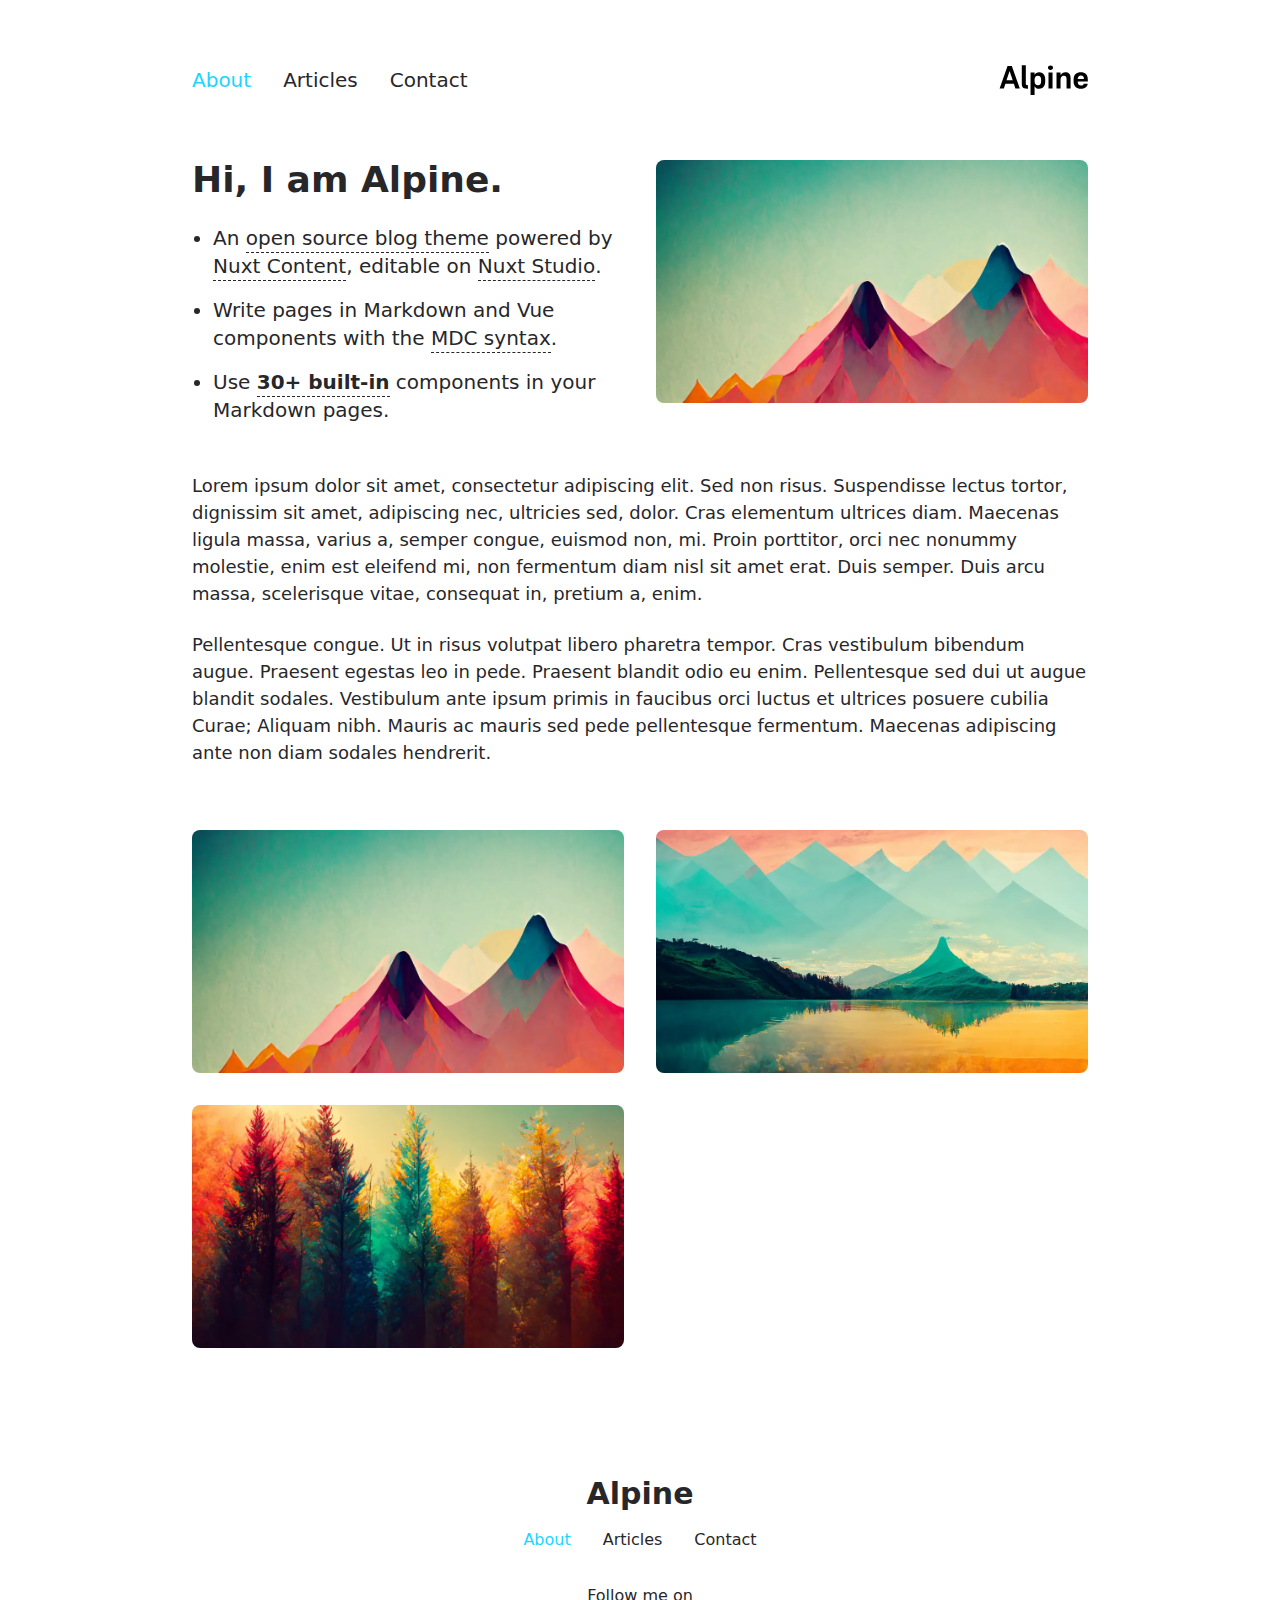
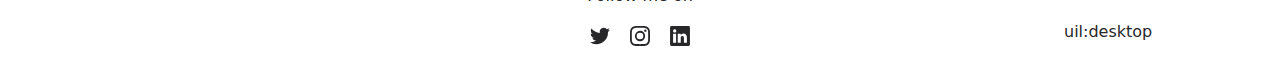
<file: index.html>
<!DOCTYPE html>
<html  lang="en">
<head><meta charset="utf-8">
<meta name="viewport" content="width=device-width, initial-scale=1">
<title>Alpine</title>
<meta name="twitter:card" content="summary_large_image">
<meta property="og:image" content="/social-card-preview.png">
<meta property="og:image:width" content="400">
<meta property="og:image:height" content="300">
<meta property="og:image:alt" content="An image showcasing my project.">
<meta property="og:title" content="Alpine">
<meta name="description" content="An open source blog theme powered by Nuxt.">
<meta property="og:description" content="An open source blog theme powered by Nuxt.">
<link rel="preload" as="fetch" crossorigin="anonymous" href="/_payload.json">
<link rel="stylesheet" href="/_nuxt/entry.4f0972c0.css">
<link rel="stylesheet" href="/_nuxt/DocumentDrivenNotFound.1398aec6.css">
<link rel="stylesheet" href="/_nuxt/Hero.b142a329.css">
<link rel="stylesheet" href="/_nuxt/ProseUl.dbdeb511.css">
<link rel="stylesheet" href="/_nuxt/ProseLi.fd79bc46.css">
<link rel="stylesheet" href="/_nuxt/ProseA.f70b28a1.css">
<link rel="stylesheet" href="/_nuxt/ProseStrong.a06f6381.css">
<link rel="stylesheet" href="/_nuxt/ProseP.2188f7db.css">
<link rel="stylesheet" href="/_nuxt/Gallery.e6bbcc64.css">
<link rel="modulepreload" as="script" crossorigin href="/_nuxt/entry.bf9ca460.js">
<link rel="modulepreload" as="script" crossorigin href="/_nuxt/NuxtImg.2859923d.js">
<link rel="modulepreload" as="script" crossorigin href="/_nuxt/document-driven.1216ae5d.js">
<link rel="modulepreload" as="script" crossorigin href="/_nuxt/DocumentDrivenEmpty.71ac7e77.js">
<link rel="modulepreload" as="script" crossorigin href="/_nuxt/ContentRenderer.a2eaa775.js">
<link rel="modulepreload" as="script" crossorigin href="/_nuxt/ContentRendererMarkdown.vue.80173510.js">
<link rel="modulepreload" as="script" crossorigin href="/_nuxt/DocumentDrivenNotFound.8765ea31.js">
<link rel="modulepreload" as="script" crossorigin href="/_nuxt/default.ddda1bc0.js">
<link rel="modulepreload" as="script" crossorigin href="/_nuxt/ContentRendererMarkdown.6f22e317.js">
<link rel="modulepreload" as="script" crossorigin href="/_nuxt/Hero.b121ea91.js">
<link rel="modulepreload" as="script" crossorigin href="/_nuxt/MDCSlot.593b1524.js">
<link rel="modulepreload" as="script" crossorigin href="/_nuxt/slot.ebe86179.js">
<link rel="modulepreload" as="script" crossorigin href="/_nuxt/ProseUl.bf004976.js">
<link rel="modulepreload" as="script" crossorigin href="/_nuxt/ProseLi.fba12e8c.js">
<link rel="modulepreload" as="script" crossorigin href="/_nuxt/ProseA.a5638a42.js">
<link rel="modulepreload" as="script" crossorigin href="/_nuxt/ProseStrong.4df2ad09.js">
<link rel="modulepreload" as="script" crossorigin href="/_nuxt/ProseP.0bb06045.js">
<link rel="modulepreload" as="script" crossorigin href="/_nuxt/Gallery.9c8551a9.js">
<link rel="prefetch" as="style" href="/_nuxt/article.d0937bac.css">
<link rel="prefetch" as="script" crossorigin href="/_nuxt/article.0509e26b.js">
<link rel="prefetch" as="script" crossorigin href="/_nuxt/date.824a539b.js">
<link rel="prefetch" as="script" crossorigin href="/_nuxt/page.a7907594.js">
<link rel="prefetch" as="script" crossorigin href="/_nuxt/client-db.38203109.js">
<link rel="prefetch" as="script" crossorigin href="/_nuxt/debug.60222e84.js">
<link rel="prefetch" as="style" href="/_nuxt/useStudio.d8705cff.css">
<link rel="prefetch" as="script" crossorigin href="/_nuxt/useStudio.a66fb98a.js">
<link rel="prefetch" as="style" href="/_nuxt/error-404.7910d5ca.css">
<link rel="prefetch" as="script" crossorigin href="/_nuxt/error-404.c253d8d5.js">
<link rel="prefetch" as="style" href="/_nuxt/error-500.1db01289.css">
<link rel="prefetch" as="script" crossorigin href="/_nuxt/error-500.dfff0b41.js">
<script type="module" src="/_nuxt/entry.bf9ca460.js" crossorigin></script><style id="pinceau-runtime-hydratable">@media{.phy[--]{--puid:qWo6dx-v;}.pv-vySBv3{max-width:var(--elements-container-maxWidth);padding-left:var(--elements-container-padding-mobile);padding-right:var(--elements-container-padding-mobile);}@media (min-width: 475px){.pv-vySBv3{padding-left:var(--elements-container-padding-xs);padding-right:var(--elements-container-padding-xs);}}@media (min-width: 640px){.pv-vySBv3{padding-left:var(--elements-container-padding-sm);padding-right:var(--elements-container-padding-sm);}}@media (min-width: 768px){.pv-vySBv3{padding-left:var(--elements-container-padding-md);padding-right:var(--elements-container-padding-md);}}} @media{.phy[--]{--puid:yL9O-k-c;}.pc-yL9O-k[data-v-defb27c9]{---6-li-cols:2;}} </style><style id="pinceau-theme">@media { :root {--pinceau-mq: initial; --alpine-readableLine: 68ch;--alpine-backdrop-backgroundColor: #f4f4f5b3;--prose-code-inline-padding: 0.2rem 0.375rem 0.2rem 0.375rem;--prose-code-block-backdropFilter: contrast(1);--prose-code-block-border-style: solid;--prose-code-block-border-width: 1px;--prose-tbody-tr-borderBottom-style: dashed;--prose-tbody-tr-borderBottom-width: 1px;--prose-th-textAlign: inherit;--prose-thead-borderBottom-style: solid;--prose-thead-borderBottom-width: 1px;--prose-thead-border-style: solid;--prose-thead-border-width: 0px;--prose-table-textAlign: start;--prose-hr-width: 1px;--prose-hr-style: solid;--prose-li-listStylePosition: outside;--prose-ol-li-markerColor: currentColor;--prose-ol-paddingInlineStart: 21px;--prose-ol-listStyleType: decimal;--prose-ul-li-markerColor: currentColor;--prose-ul-paddingInlineStart: 21px;--prose-ul-listStyleType: disc;--prose-blockquote-border-style: solid;--prose-blockquote-border-width: 4px;--prose-blockquote-quotes: '201C' '201D' '2018' '2019';--prose-blockquote-paddingInlineStart: 24px;--prose-a-code-color-hover: currentColor;--prose-a-code-color-static: currentColor;--prose-a-hasCode-borderBottom: none;--prose-a-border-distance: 2px;--prose-a-border-color-hover: currentColor;--prose-a-border-color-static: currentColor;--prose-a-border-style-hover: solid;--prose-a-border-style-static: dashed;--prose-a-border-width: 1px;--prose-a-color-static: inherit;--prose-a-textDecoration: none;--prose-h6-margin: 3rem 0 2rem;--prose-h5-margin: 3rem 0 2rem;--prose-h4-margin: 3rem 0 2rem;--prose-h3-margin: 3rem 0 2rem;--prose-h2-margin: 3rem 0 2rem;--prose-h1-margin: 0 0 2rem;--prose-p-fontSize: 18px;--typography-lead-loose: 2;--typography-lead-relaxed: 1.625;--typography-lead-normal: 1.5;--typography-lead-snug: 1.375;--typography-lead-tight: 1.25;--typography-lead-none: 1;--typography-lead-10: 2.5rem;--typography-lead-9: 2.25rem;--typography-lead-8: 2rem;--typography-lead-7: 1.75rem;--typography-lead-6: 1.5rem;--typography-lead-5: 1.25rem;--typography-lead-4: 1rem;--typography-lead-3: .75rem;--typography-lead-2: .5rem;--typography-lead-1: .025rem;--typography-fontWeight-black: 900;--typography-fontWeight-extrabold: 800;--typography-fontWeight-bold: 700;--typography-fontWeight-semibold: 600;--typography-fontWeight-medium: 500;--typography-fontWeight-normal: 400;--typography-fontWeight-light: 300;--typography-fontWeight-extralight: 200;--typography-fontWeight-thin: 100;--typography-fontSize-9xl: 128px;--typography-fontSize-8xl: 96px;--typography-fontSize-7xl: 72px;--typography-fontSize-6xl: 60px;--typography-fontSize-5xl: 48px;--typography-fontSize-4xl: 36px;--typography-fontSize-3xl: 30px;--typography-fontSize-2xl: 24px;--typography-fontSize-xl: 20px;--typography-fontSize-lg: 18px;--typography-fontSize-base: 16px;--typography-fontSize-sm: 14px;--typography-fontSize-xs: 12px;--typography-letterSpacing-wide: 0.025em;--typography-letterSpacing-tight: -0.025em;--typography-verticalMargin-base: 24px;--typography-verticalMargin-sm: 16px;--elements-border-secondary-hover: [object Object];--elements-backdrop-background: #fffc;--elements-backdrop-filter: saturate(200%) blur(20px);--elements-container-maxWidth: 64rem;--lead-loose: 2;--lead-relaxed: 1.625;--lead-normal: 1.5;--lead-snug: 1.375;--lead-tight: 1.25;--lead-none: 1;--lead-10: 2.5rem;--lead-9: 2.25rem;--lead-8: 2rem;--lead-7: 1.75rem;--lead-6: 1.5rem;--lead-5: 1.25rem;--lead-4: 1rem;--lead-3: .75rem;--lead-2: .5rem;--lead-1: .025rem;--letterSpacing-widest: 0.1em;--letterSpacing-wider: 0.05em;--letterSpacing-wide: 0.025em;--letterSpacing-normal: 0em;--letterSpacing-tight: -0.025em;--letterSpacing-tighter: -0.05em;--fontSize-9xl: 8rem;--fontSize-8xl: 6rem;--fontSize-7xl: 4.5rem;--fontSize-6xl: 3.75rem;--fontSize-5xl: 3rem;--fontSize-4xl: 2.25rem;--fontSize-3xl: 1.875rem;--fontSize-2xl: 1.5rem;--fontSize-xl: 1.25rem;--fontSize-lg: 1.125rem;--fontSize-base: 1rem;--fontSize-sm: 0.875rem;--fontSize-xs: 0.75rem;--fontWeight-black: 900;--fontWeight-extrabold: 800;--fontWeight-bold: 700;--fontWeight-semibold: 600;--fontWeight-medium: 500;--fontWeight-normal: 400;--fontWeight-light: 300;--fontWeight-extralight: 200;--fontWeight-thin: 100;--font-mono: ui-monospace, SFMono-Regular, Menlo, Monaco, Consolas, Liberation Mono, Courier New, monospace;--font-serif: ui-serif, Georgia, Cambria, Times New Roman, Times, serif;--font-sans: ui-sans-serif, system-ui, -apple-system, BlinkMacSystemFont, Segoe UI, Roboto, Helvetica Neue, Arial, Noto Sans, sans-serif, Apple Color Emoji, Segoe UI Emoji, Segoe UI Symbol, Noto Color Emoji;--opacity-total: 1;--opacity-high: 0.8;--opacity-medium: 0.5;--opacity-soft: 0.3;--opacity-light: 0.15;--opacity-bright: 0.1;--opacity-noOpacity: 0;--borderWidth-lg: 3px;--borderWidth-md: 2px;--borderWidth-sm: 1px;--borderWidth-noBorder: 0;--space-rem-875: 0.875rem;--space-rem-625: 0.625rem;--space-rem-375: 0.375rem;--space-rem-125: 0.125rem;--space-px: 1px;--space-128: 32rem;--space-96: 24rem;--space-80: 20rem;--space-72: 18rem;--space-64: 16rem;--space-60: 15rem;--space-56: 14rem;--space-52: 13rem;--space-48: 12rem;--space-44: 11rem;--space-40: 10rem;--space-36: 9rem;--space-32: 8rem;--space-28: 7rem;--space-24: 6rem;--space-20: 5rem;--space-16: 4rem;--space-14: 3.5rem;--space-12: 3rem;--space-11: 2.75rem;--space-10: 2.5rem;--space-9: 2.25rem;--space-8: 2rem;--space-7: 1.75rem;--space-6: 1.5rem;--space-5: 1.25rem;--space-4: 1rem;--space-3: 0.75rem;--space-2: 0.5rem;--space-1: 0.25rem;--space-0: 0px;--size-full: 100%;--size-7xl: 80rem;--size-6xl: 72rem;--size-5xl: 64rem;--size-4xl: 56rem;--size-3xl: 48rem;--size-2xl: 42rem;--size-xl: 36rem;--size-lg: 32rem;--size-md: 28rem;--size-sm: 24rem;--size-xs: 20rem;--size-200: 200px;--size-104: 104px;--size-80: 80px;--size-64: 64px;--size-56: 56px;--size-48: 48px;--size-40: 40px;--size-32: 32px;--size-24: 24px;--size-20: 20px;--size-16: 16px;--size-12: 12px;--size-8: 8px;--size-6: 6px;--size-4: 4px;--size-2: 2px;--size-0: 0px;--radii-full: 9999px;--radii-3xl: 1.75rem;--radii-2xl: 1.5rem;--radii-xl: 1rem;--radii-lg: 0.75rem;--radii-md: 0.5rem;--radii-sm: 0.375rem;--radii-xs: 0.25rem;--radii-2xs: 0.125rem;--radii-none: 0px;--shadow-none: 0px 0px 0px 0px transparent;--shadow-lg: 0px 10px 15px -3px #000000, 0px 4px 6px -4px #000000;--shadow-md: 0px 4px 6px -1px #000000, 0px 2px 4px -2px #000000;--shadow-sm: 0px 1px 3px 0px #000000, 0px 1px 2px -1px #000000;--shadow-xs: 0px 1px 2px 0px #000000;--height-screen: 100vh;--width-screen: 100vw;--color-primary-900: #002e38;--color-primary-800: #005c70;--color-primary-700: #008aa9;--color-primary-600: #00b9e1;--color-primary-500: #1ad6ff;--color-primary-400: #40ddff;--color-primary-300: #66e4ff;--color-primary-200: #8deaff;--color-primary-100: #b3f1ff;--color-primary-50: #d9f8ff;--color-ruby-900: #380011;--color-ruby-800: #700021;--color-ruby-700: #a90032;--color-ruby-600: #e10043;--color-ruby-500: #ff1a5e;--color-ruby-400: #ff4079;--color-ruby-300: #ff6694;--color-ruby-200: #ff8dae;--color-ruby-100: #ffb3c9;--color-ruby-50: #ffd9e4;--color-pink-900: #380025;--color-pink-800: #70004b;--color-pink-700: #a90070;--color-pink-600: #e10095;--color-pink-500: #ff1ab2;--color-pink-400: #ff40bf;--color-pink-300: #ff66cc;--color-pink-200: #ff8dd8;--color-pink-100: #ffb3e5;--color-pink-50: #ffd9f2;--color-purple-900: #190038;--color-purple-800: #330070;--color-purple-700: #4c00a9;--color-purple-600: #6500e1;--color-purple-500: #811aff;--color-purple-400: #9640ff;--color-purple-300: #ab66ff;--color-purple-200: #c08dff;--color-purple-100: #d5b3ff;--color-purple-50: #ead9ff;--color-royalblue-900: #0b0531;--color-royalblue-800: #160a62;--color-royalblue-700: #211093;--color-royalblue-600: #2c15c4;--color-royalblue-500: #4127e8;--color-royalblue-400: #614bec;--color-royalblue-300: #806ff0;--color-royalblue-200: #a093f3;--color-royalblue-100: #c0b7f7;--color-royalblue-50: #dfdbfb;--color-indigoblue-900: #001238;--color-indigoblue-800: #002370;--color-indigoblue-700: #0035a9;--color-indigoblue-600: #0047e1;--color-indigoblue-500: #1a62ff;--color-indigoblue-400: #407cff;--color-indigoblue-300: #6696ff;--color-indigoblue-200: #8db0ff;--color-indigoblue-100: #b3cbff;--color-indigoblue-50: #d9e5ff;--color-blue-900: #002438;--color-blue-800: #004870;--color-blue-700: #006ca9;--color-blue-600: #0090e1;--color-blue-500: #1aadff;--color-blue-400: #40bbff;--color-blue-300: #66c8ff;--color-blue-200: #8dd6ff;--color-blue-100: #b3e4ff;--color-blue-50: #d9f1ff;--color-lightblue-900: #002e38;--color-lightblue-800: #005c70;--color-lightblue-700: #008aa9;--color-lightblue-600: #00b9e1;--color-lightblue-500: #1ad6ff;--color-lightblue-400: #40ddff;--color-lightblue-300: #66e4ff;--color-lightblue-200: #8deaff;--color-lightblue-100: #b3f1ff;--color-lightblue-50: #d9f8ff;--color-teal-900: #062a28;--color-teal-800: #0b544f;--color-teal-700: #117d77;--color-teal-600: #16a79e;--color-teal-500: #1cd1c6;--color-teal-400: #36e4da;--color-teal-300: #5fe9e1;--color-teal-200: #87efe9;--color-teal-100: #aff4f0;--color-teal-50: #d7faf8;--color-pear-900: #2a2b09;--color-pear-800: #545512;--color-pear-700: #7e801b;--color-pear-600: #a8aa24;--color-pear-500: #d0d32f;--color-pear-400: #d8da52;--color-pear-300: #e0e274;--color-pear-200: #e8e997;--color-pear-100: #eff0ba;--color-pear-50: #f7f8dc;--color-red-900: #380300;--color-red-800: #700700;--color-red-700: #a90a00;--color-red-600: #e10e00;--color-red-500: #ff281a;--color-red-400: #ff4c40;--color-red-300: #ff7066;--color-red-200: #ff948d;--color-red-100: #ffb7b3;--color-red-50: #ffdbd9;--color-orange-900: #381800;--color-orange-800: #702f00;--color-orange-700: #a94700;--color-orange-600: #e15e00;--color-orange-500: #ff7a1a;--color-orange-400: #ff9040;--color-orange-300: #ffa666;--color-orange-200: #ffbd8d;--color-orange-100: #ffd3b3;--color-orange-50: #ffe9d9;--color-yellow-900: #362b03;--color-yellow-800: #6d5605;--color-yellow-700: #a38108;--color-yellow-600: #daac0a;--color-yellow-500: #f5c828;--color-yellow-400: #f7d14c;--color-yellow-300: #f8da70;--color-yellow-200: #fae393;--color-yellow-100: #fcedb7;--color-yellow-50: #fdf6db;--color-green-900: #003f25;--color-green-800: #005e38;--color-green-700: #007e4a;--color-green-600: #009d5d;--color-green-500: #00bd6f;--color-green-400: #00dc82;--color-green-300: #30ffaa;--color-green-200: #83ffcc;--color-green-100: #acffdd;--color-green-50: #d6ffee;--color-gray-900: #18181B;--color-gray-800: #27272A;--color-gray-700: #3f3f46;--color-gray-600: #52525B;--color-gray-500: #71717A;--color-gray-400: #a1a1aa;--color-gray-300: #D4d4d8;--color-gray-200: #e4e4e7;--color-gray-100: #f4f4f5;--color-gray-50: #fafafa;--color-black: #0c0c0d;--color-white: #FFFFFF;--media-portrait: only screen and (orientation: portrait);--media-landscape: only screen and (orientation: landscape);--media-rm: (prefers-reduced-motion: reduce);--media-2xl: (min-width: 1536px);--media-xl: (min-width: 1280px);--media-lg: (min-width: 1024px);--media-md: (min-width: 768px);--media-sm: (min-width: 640px);--media-xs: (min-width: 475px);--alpine-body-color: var(--color-gray-800);--alpine-body-backgroundColor: var(--color-white);--prose-code-inline-fontWeight: var(--typography-fontWeight-normal);--prose-code-inline-fontSize: var(--typography-fontSize-sm);--prose-code-inline-borderRadius: var(--radii-xs);--prose-code-block-pre-padding: var(--typography-verticalMargin-sm);--prose-code-block-margin: var(--typography-verticalMargin-base) 0;--prose-code-block-fontSize: var(--typography-fontSize-sm);--prose-tbody-code-inline-fontSize: var(--typography-fontSize-sm);--prose-tbody-td-padding: var(--typography-verticalMargin-sm);--prose-th-fontWeight: var(--typography-fontWeight-semibold);--prose-th-padding: 0 var(--typography-verticalMargin-sm) var(--typography-verticalMargin-sm) var(--typography-verticalMargin-sm);--prose-table-lineHeight: var(--typography-lead-6);--prose-table-fontSize: var(--typography-fontSize-sm);--prose-table-margin: var(--typography-verticalMargin-base) 0;--prose-hr-margin: var(--typography-verticalMargin-base) 0;--prose-li-margin: var(--typography-verticalMargin-sm) 0;--prose-ol-margin: var(--typography-verticalMargin-base) 0;--prose-ul-margin: var(--typography-verticalMargin-base) 0;--prose-blockquote-margin: var(--typography-verticalMargin-base) 0;--prose-a-code-border-style: var(--prose-a-border-style-static);--prose-a-code-border-width: var(--prose-a-border-width);--prose-a-fontWeight: var(--typography-fontWeight-medium);--prose-img-margin: var(--typography-verticalMargin-base) 0;--prose-strong-fontWeight: var(--typography-fontWeight-semibold);--prose-h6-iconSize: var(--typography-fontSize-base);--prose-h6-fontWeight: var(--typography-fontWeight-semibold);--prose-h6-lineHeight: var(--typography-lead-normal);--prose-h6-fontSize: var(--typography-fontSize-lg);--prose-h5-iconSize: var(--typography-fontSize-lg);--prose-h5-fontWeight: var(--typography-fontWeight-semibold);--prose-h5-lineHeight: var(--typography-lead-snug);--prose-h5-fontSize: var(--typography-fontSize-xl);--prose-h4-iconSize: var(--typography-fontSize-lg);--prose-h4-letterSpacing: var(--typography-letterSpacing-tight);--prose-h4-fontWeight: var(--typography-fontWeight-semibold);--prose-h4-lineHeight: var(--typography-lead-snug);--prose-h4-fontSize: var(--typography-fontSize-2xl);--prose-h3-iconSize: var(--typography-fontSize-xl);--prose-h3-letterSpacing: var(--typography-letterSpacing-tight);--prose-h3-fontWeight: var(--typography-fontWeight-semibold);--prose-h3-lineHeight: var(--typography-lead-snug);--prose-h3-fontSize: var(--typography-fontSize-3xl);--prose-h2-iconSize: var(--typography-fontSize-2xl);--prose-h2-letterSpacing: var(--typography-letterSpacing-tight);--prose-h2-fontWeight: var(--typography-fontWeight-semibold);--prose-h2-lineHeight: var(--typography-lead-tight);--prose-h2-fontSize: var(--typography-fontSize-4xl);--prose-h1-iconSize: var(--typography-fontSize-3xl);--prose-h1-letterSpacing: var(--typography-letterSpacing-tight);--prose-h1-fontWeight: var(--typography-fontWeight-bold);--prose-h1-lineHeight: var(--typography-lead-tight);--prose-h1-fontSize: var(--typography-fontSize-5xl);--prose-p-br-margin: var(--typography-verticalMargin-base) 0 0 0;--prose-p-margin: var(--typography-verticalMargin-base) 0;--prose-p-lineHeight: var(--typography-lead-normal);--typography-color-primary-900: var(--color-primary-900);--typography-color-primary-800: var(--color-primary-800);--typography-color-primary-700: var(--color-primary-700);--typography-color-primary-600: var(--color-primary-600);--typography-color-primary-500: var(--color-primary-500);--typography-color-primary-400: var(--color-primary-400);--typography-color-primary-300: var(--color-primary-300);--typography-color-primary-200: var(--color-primary-200);--typography-color-primary-100: var(--color-primary-100);--typography-color-primary-50: var(--color-primary-50);--typography-font-code: var(--font-mono);--typography-font-body: var(--font-sans);--typography-font-display: var(--font-sans);--typography-body-backgroundColor: var(--color-white);--typography-body-color: var(--color-black);--elements-state-danger-borderColor-secondary: var(--color-red-200);--elements-state-danger-borderColor-primary: var(--color-red-100);--elements-state-danger-backgroundColor-secondary: var(--color-red-100);--elements-state-danger-backgroundColor-primary: var(--color-red-50);--elements-state-danger-color-secondary: var(--color-red-600);--elements-state-danger-color-primary: var(--color-red-500);--elements-state-warning-borderColor-secondary: var(--color-yellow-200);--elements-state-warning-borderColor-primary: var(--color-yellow-100);--elements-state-warning-backgroundColor-secondary: var(--color-yellow-100);--elements-state-warning-backgroundColor-primary: var(--color-yellow-50);--elements-state-warning-color-secondary: var(--color-yellow-700);--elements-state-warning-color-primary: var(--color-yellow-600);--elements-state-success-borderColor-secondary: var(--color-green-200);--elements-state-success-borderColor-primary: var(--color-green-100);--elements-state-success-backgroundColor-secondary: var(--color-green-100);--elements-state-success-backgroundColor-primary: var(--color-green-50);--elements-state-success-color-secondary: var(--color-green-600);--elements-state-success-color-primary: var(--color-green-500);--elements-state-info-borderColor-secondary: var(--color-blue-200);--elements-state-info-borderColor-primary: var(--color-blue-100);--elements-state-info-backgroundColor-secondary: var(--color-blue-100);--elements-state-info-backgroundColor-primary: var(--color-blue-50);--elements-state-info-color-secondary: var(--color-blue-600);--elements-state-info-color-primary: var(--color-blue-500);--elements-state-primary-borderColor-secondary: var(--color-primary-200);--elements-state-primary-borderColor-primary: var(--color-primary-100);--elements-state-primary-backgroundColor-secondary: var(--color-primary-100);--elements-state-primary-backgroundColor-primary: var(--color-primary-50);--elements-state-primary-color-secondary: var(--color-primary-700);--elements-state-primary-color-primary: var(--color-primary-600);--elements-surface-secondary-backgroundColor: var(--color-gray-200);--elements-surface-primary-backgroundColor: var(--color-gray-100);--elements-surface-background-base: var(--color-gray-100);--elements-border-secondary-static: var(--color-gray-200);--elements-border-primary-hover: var(--color-gray-200);--elements-border-primary-static: var(--color-gray-100);--elements-container-padding-md: var(--space-16);--elements-container-padding-sm: var(--space-12);--elements-container-padding-xs: var(--space-8);--elements-container-padding-mobile: var(--space-6);--elements-text-secondary-color-hover: var(--color-gray-700);--elements-text-secondary-color-static: var(--color-gray-500);--elements-text-primary-color-static: var(--color-gray-900);--text-6xl-lineHeight: var(--lead-none);--text-6xl-fontSize: var(--fontSize-6xl);--text-5xl-lineHeight: var(--lead-none);--text-5xl-fontSize: var(--fontSize-5xl);--text-4xl-lineHeight: var(--lead-10);--text-4xl-fontSize: var(--fontSize-4xl);--text-3xl-lineHeight: var(--lead-9);--text-3xl-fontSize: var(--fontSize-3xl);--text-2xl-lineHeight: var(--lead-8);--text-2xl-fontSize: var(--fontSize-2xl);--text-xl-lineHeight: var(--lead-7);--text-xl-fontSize: var(--fontSize-xl);--text-lg-lineHeight: var(--lead-7);--text-lg-fontSize: var(--fontSize-lg);--text-base-lineHeight: var(--lead-6);--text-base-fontSize: var(--fontSize-base);--text-sm-lineHeight: var(--lead-5);--text-sm-fontSize: var(--fontSize-sm);--text-xs-lineHeight: var(--lead-4);--text-xs-fontSize: var(--fontSize-xs);--shadow-2xl: 0px 25px 50px -12px var(--color-gray-900);--shadow-xl: 0px 20px 25px -5px var(--color-gray-400), 0px 8px 10px -6px #000000;--color-secondary-900: var(--color-gray-900);--color-secondary-800: var(--color-gray-800);--color-secondary-700: var(--color-gray-700);--color-secondary-600: var(--color-gray-600);--color-secondary-500: var(--color-gray-500);--color-secondary-400: var(--color-gray-400);--color-secondary-300: var(--color-gray-300);--color-secondary-200: var(--color-gray-200);--color-secondary-100: var(--color-gray-100);--color-secondary-50: var(--color-gray-50);--prose-a-code-background-hover: var(--typography-color-primary-50);--prose-a-code-border-color-hover: var(--typography-color-primary-500);--prose-a-color-hover: var(--typography-color-primary-500);--typography-color-secondary-900: var(--color-secondary-900);--typography-color-secondary-800: var(--color-secondary-800);--typography-color-secondary-700: var(--color-secondary-700);--typography-color-secondary-600: var(--color-secondary-600);--typography-color-secondary-500: var(--color-secondary-500);--typography-color-secondary-400: var(--color-secondary-400);--typography-color-secondary-300: var(--color-secondary-300);--typography-color-secondary-200: var(--color-secondary-200);--typography-color-secondary-100: var(--color-secondary-100);--typography-color-secondary-50: var(--color-secondary-50);--prose-code-inline-backgroundColor: var(--typography-color-secondary-100);--prose-code-inline-color: var(--typography-color-secondary-700);--prose-code-block-backgroundColor: var(--typography-color-secondary-100);--prose-code-block-color: var(--typography-color-secondary-700);--prose-code-block-border-color: var(--typography-color-secondary-200);--prose-tbody-tr-borderBottom-color: var(--typography-color-secondary-200);--prose-th-color: var(--typography-color-secondary-600);--prose-thead-borderBottom-color: var(--typography-color-secondary-200);--prose-thead-border-color: var(--typography-color-secondary-300);--prose-hr-color: var(--typography-color-secondary-200);--prose-blockquote-border-color: var(--typography-color-secondary-200);--prose-blockquote-color: var(--typography-color-secondary-500);--prose-a-code-border-color-static: var(--typography-color-secondary-400); } }@media { :root.dark {--pinceau-mq: dark; --alpine-backdrop-backgroundColor: #18181bb3;--prose-code-block-backdropFilter: contrast(1);--prose-ol-li-markerColor: currentColor;--prose-ul-li-markerColor: currentColor;--prose-a-code-color-hover: currentColor;--prose-a-code-color-static: currentColor;--prose-a-border-color-hover: currentColor;--prose-a-border-color-static: currentColor;--prose-a-color-static: inherit;--elements-backdrop-background: #0c0d0ccc;--alpine-body-color: var(--color-gray-200);--alpine-body-backgroundColor: var(--color-black);--typography-body-backgroundColor: var(--color-black);--typography-body-color: var(--color-white);--elements-state-danger-borderColor-secondary: var(--color-red-700);--elements-state-danger-borderColor-primary: var(--color-red-800);--elements-state-danger-backgroundColor-secondary: var(--color-red-800);--elements-state-danger-backgroundColor-primary: var(--color-red-900);--elements-state-danger-color-secondary: var(--color-red-200);--elements-state-danger-color-primary: var(--color-red-300);--elements-state-warning-borderColor-secondary: var(--color-yellow-700);--elements-state-warning-borderColor-primary: var(--color-yellow-800);--elements-state-warning-backgroundColor-secondary: var(--color-yellow-800);--elements-state-warning-backgroundColor-primary: var(--color-yellow-900);--elements-state-warning-color-secondary: var(--color-yellow-200);--elements-state-warning-color-primary: var(--color-yellow-400);--elements-state-success-borderColor-secondary: var(--color-green-700);--elements-state-success-borderColor-primary: var(--color-green-800);--elements-state-success-backgroundColor-secondary: var(--color-green-800);--elements-state-success-backgroundColor-primary: var(--color-green-900);--elements-state-success-color-secondary: var(--color-green-200);--elements-state-success-color-primary: var(--color-green-400);--elements-state-info-borderColor-secondary: var(--color-blue-700);--elements-state-info-borderColor-primary: var(--color-blue-800);--elements-state-info-backgroundColor-secondary: var(--color-blue-800);--elements-state-info-backgroundColor-primary: var(--color-blue-900);--elements-state-info-color-secondary: var(--color-blue-200);--elements-state-info-color-primary: var(--color-blue-400);--elements-state-primary-borderColor-secondary: var(--color-primary-700);--elements-state-primary-borderColor-primary: var(--color-primary-800);--elements-state-primary-backgroundColor-secondary: var(--color-primary-800);--elements-state-primary-backgroundColor-primary: var(--color-primary-900);--elements-state-primary-color-secondary: var(--color-primary-200);--elements-state-primary-color-primary: var(--color-primary-400);--elements-surface-secondary-backgroundColor: var(--color-gray-800);--elements-surface-primary-backgroundColor: var(--color-gray-900);--elements-surface-background-base: var(--color-gray-900);--elements-border-secondary-static: var(--color-gray-800);--elements-border-primary-hover: var(--color-gray-800);--elements-border-primary-static: var(--color-gray-900);--elements-text-secondary-color-hover: var(--color-gray-200);--elements-text-secondary-color-static: var(--color-gray-400);--elements-text-primary-color-static: var(--color-gray-50);--prose-a-code-background-hover: var(--typography-color-primary-900);--prose-a-code-border-color-hover: var(--typography-color-primary-600);--prose-a-color-hover: var(--typography-color-primary-400);--prose-code-inline-backgroundColor: var(--typography-color-secondary-800);--prose-code-inline-color: var(--typography-color-secondary-200);--prose-code-block-backgroundColor: var(--typography-color-secondary-900);--prose-code-block-color: var(--typography-color-secondary-200);--prose-code-block-border-color: var(--typography-color-secondary-800);--prose-tbody-tr-borderBottom-color: var(--typography-color-secondary-800);--prose-th-color: var(--typography-color-secondary-400);--prose-thead-borderBottom-color: var(--typography-color-secondary-800);--prose-thead-border-color: var(--typography-color-secondary-600);--prose-hr-color: var(--typography-color-secondary-800);--prose-blockquote-border-color: var(--typography-color-secondary-700);--prose-blockquote-color: var(--typography-color-secondary-400);--prose-a-code-border-color-static: var(--typography-color-secondary-600); } }</style><script>"use strict";(()=>{const a=window,e=document.documentElement,m=["dark","light"],c=window&&window.localStorage&&window.localStorage.getItem&&window.localStorage.getItem("nuxt-color-mode")||"system";let n=c==="system"?d():c;const l=e.getAttribute("data-color-mode-forced");l&&(n=l),i(n),a["__NUXT_COLOR_MODE__"]={preference:c,value:n,getColorScheme:d,addColorScheme:i,removeColorScheme:f};function i(o){const t=""+o+"",s="";e.classList?e.classList.add(t):e.className+=" "+t,s&&e.setAttribute("data-"+s,o)}function f(o){const t=""+o+"",s="";e.classList?e.classList.remove(t):e.className=e.className.replace(new RegExp(t,"g"),""),s&&e.removeAttribute("data-"+s)}function r(o){return a.matchMedia("(prefers-color-scheme"+o+")")}function d(){if(a.matchMedia&&r("").media!=="not all"){for(const o of m)if(r(":"+o).matches)return o}return"light"}})();
</script></head>
<body ><div id="__nuxt"><div class="container pv-vySBv3 pc-qWo6dx app-layout" data-v-3f5c42ee data-v-77841c0a><!--[--><div class="nuxt-progress" style="width:0%;height:3px;opacity:0;background-size:Infinity% auto;" data-v-3f5c42ee></div><header class="right" data-v-3f5c42ee data-v-c735cda3><div class="menu" data-v-c735cda3><button aria-label="Navigation Menu" data-v-c735cda3><svg width="24" height="24" viewBox="0 0 68 68" fill="currentColor" xmlns="http://www.w3.org/2000/svg" data-v-c735cda3><path d="M8 34C8 32.1362 8 31.2044 8.30448 30.4693C8.71046 29.4892 9.48915 28.7105 10.4693 28.3045C11.2044 28 12.1362 28 14 28C15.8638 28 16.7956 28 17.5307 28.3045C18.5108 28.7105 19.2895 29.4892 19.6955 30.4693C20 31.2044 20 32.1362 20 34C20 35.8638 20 36.7956 19.6955 37.5307C19.2895 38.5108 18.5108 39.2895 17.5307 39.6955C16.7956 40 15.8638 40 14 40C12.1362 40 11.2044 40 10.4693 39.6955C9.48915 39.2895 8.71046 38.5108 8.30448 37.5307C8 36.7956 8 35.8638 8 34Z" data-v-c735cda3></path><path d="M28 34C28 32.1362 28 31.2044 28.3045 30.4693C28.7105 29.4892 29.4892 28.7105 30.4693 28.3045C31.2044 28 32.1362 28 34 28C35.8638 28 36.7956 28 37.5307 28.3045C38.5108 28.7105 39.2895 29.4892 39.6955 30.4693C40 31.2044 40 32.1362 40 34C40 35.8638 40 36.7956 39.6955 37.5307C39.2895 38.5108 38.5108 39.2895 37.5307 39.6955C36.7956 40 35.8638 40 34 40C32.1362 40 31.2044 40 30.4693 39.6955C29.4892 39.2895 28.7105 38.5108 28.3045 37.5307C28 36.7956 28 35.8638 28 34Z" data-v-c735cda3></path><path d="M48 34C48 32.1362 48 31.2044 48.3045 30.4693C48.7105 29.4892 49.4892 28.7105 50.4693 28.3045C51.2044 28 52.1362 28 54 28C55.8638 28 56.7956 28 57.5307 28.3045C58.5108 28.7105 59.2895 29.4892 59.6955 30.4693C60 31.2044 60 32.1362 60 34C60 35.8638 60 36.7956 59.6955 37.5307C59.2895 38.5108 58.5108 39.2895 57.5307 39.6955C56.7956 40 55.8638 40 54 40C52.1362 40 51.2044 40 50.4693 39.6955C49.4892 39.2895 48.7105 38.5108 48.3045 37.5307C48 36.7956 48 35.8638 48 34Z" data-v-c735cda3></path></svg></button></div><div class="overlay" data-v-c735cda3><nav data-v-c735cda3 data-v-49c85456><ul data-v-49c85456><!--[--><li data-v-49c85456><a aria-current="page" href="/" class="router-link-active router-link-exact-active" data-v-49c85456><span class="underline-fx" data-v-49c85456></span> About</a></li><li data-v-49c85456><a href="/articles" class="" data-v-49c85456><span class="underline-fx" data-v-49c85456></span> Articles</a></li><li data-v-49c85456><a href="/contact" class="" data-v-49c85456><span class="underline-fx" data-v-49c85456></span> Contact</a></li><!--]--></ul></nav></div><div class="logo" data-v-c735cda3><a aria-current="page" href="/" class="router-link-active router-link-exact-active" data-v-c735cda3><img src="/logo-dark.svg" class="dark-img" alt="alpine" width="89" height="31" data-v-c735cda3><img src="/logo.svg" class="light-img" alt="alpine" width="89" height="31" data-v-c735cda3></a></div><div class="main-nav" data-v-c735cda3><nav data-v-c735cda3 data-v-49c85456><ul data-v-49c85456><!--[--><li data-v-49c85456><a aria-current="page" href="/" class="router-link-active router-link-exact-active" data-v-49c85456><span class="underline-fx" data-v-49c85456></span> About</a></li><li data-v-49c85456><a href="/articles" class="" data-v-49c85456><span class="underline-fx" data-v-49c85456></span> Articles</a></li><li data-v-49c85456><a href="/contact" class="" data-v-49c85456><span class="underline-fx" data-v-49c85456></span> Contact</a></li><!--]--></ul></nav></div></header><!--[--><div class="document-driven-page"><main><!--[--><div><section class="hero" data-v-6c00e1bc><div class="layout" data-v-6c00e1bc><div class="content" data-v-6c00e1bc><div class="title" data-v-6c00e1bc><!--[-->Hi, I am Alpine.<!--]--></div><div class="description" data-v-6c00e1bc><!--[--><ul data-v-b9ad2675><!--[--><li data-v-3181147b><!--[-->An <a href="https://github.com/nuxt-themes/alpine" rel="nofollow" data-v-d83694f9><!--[-->open source blog theme<!--]--></a> powered by <a href="https://content.nuxtjs.org" rel="nofollow" data-v-d83694f9><!--[-->Nuxt Content<!--]--></a>, editable on <a href="https://nuxt.studio" rel="nofollow" data-v-d83694f9><!--[-->Nuxt Studio<!--]--></a>.<!--]--></li><li data-v-3181147b><!--[-->Write pages in Markdown and Vue components with the <a href="https://content.nuxtjs.org/guide/writing/mdc" rel="nofollow" data-v-d83694f9><!--[-->MDC syntax<!--]--></a>.<!--]--></li><li data-v-3181147b><!--[-->Use <a href="https://elements.nuxt.space" rel="nofollow" data-v-d83694f9><!--[--><strong data-v-c6a59043><!--[-->30+ built-in<!--]--></strong><!--]--></a> components in your Markdown pages.<!--]--></li><!--]--></ul><!--]--></div></div><img src="/alpine-0.webp" class="right" alt="Hero Image" width="16" height="9" data-v-6c00e1bc></div></section><p data-v-f4c85dbd><!--[-->Lorem ipsum dolor sit amet, consectetur adipiscing elit. Sed non risus. Suspendisse lectus tortor, dignissim sit amet, adipiscing nec, ultricies sed, dolor. Cras elementum ultrices diam. Maecenas ligula massa, varius a, semper congue, euismod non, mi. Proin porttitor, orci nec nonummy molestie, enim est eleifend mi, non fermentum diam nisl sit amet erat. Duis semper. Duis arcu massa, scelerisque vitae, consequat in, pretium a, enim.<!--]--></p><p data-v-f4c85dbd><!--[-->Pellentesque congue. Ut in risus volutpat libero pharetra tempor. Cras vestibulum bibendum augue. Praesent egestas leo in pede. Praesent blandit odio eu enim. Pellentesque sed dui ut augue blandit sodales. Vestibulum ante ipsum primis in faucibus orci luctus et ultrices posuere cubilia Curae; Aliquam nibh. Mauris ac mauris sed pede pellentesque fermentum. Maecenas adipiscing ante non diam sodales hendrerit.<!--]--></p><section class="gallery pc-yL9O-k" data-v-defb27c9><div class="layout" data-v-defb27c9><!--[--><img src="/alpine-0.webp" width="16" height="9" data-v-defb27c9><img src="/alpine-1.webp" width="16" height="9" data-v-defb27c9><img src="/alpine-2.webp" width="16" height="9" data-v-defb27c9><!--]--></div></section></div><!--]--></main></div><!--]--><footer class="center" data-v-3f5c42ee data-v-6508594d><a href="https://www.github.com/nuxt-themes/alpine" rel="noopener noreferrer" class="credits" data-v-6508594d>Alpine</a><div class="navigation" data-v-6508594d><nav data-v-6508594d data-v-49c85456><ul data-v-49c85456><!--[--><li data-v-49c85456><a aria-current="page" href="/" class="router-link-active router-link-exact-active" data-v-49c85456><span class="underline-fx" data-v-49c85456></span> About</a></li><li data-v-49c85456><a href="/articles" class="" data-v-49c85456><span class="underline-fx" data-v-49c85456></span> Articles</a></li><li data-v-49c85456><a href="/contact" class="" data-v-49c85456><span class="underline-fx" data-v-49c85456></span> Contact</a></li><!--]--></ul></nav></div><p class="message" data-v-6508594d>Follow me on</p><div class="icons" data-v-6508594d><div class="social" data-v-6508594d><!--[--><a href="https://twitter.com/nuxtlabs" rel="noopener noreferrer" target="_blank" title="nuxtlabs" aria-label="nuxtlabs" data-v-a711ad36><svg xmlns="http://www.w3.org/2000/svg" xmlns:xlink="http://www.w3.org/1999/xlink" aria-hidden="true" role="img" class="icon" data-v-a711ad36 style="" width="1em" height="1em" viewBox="0 0 24 24" data-v-5f091540><path fill="currentColor" d="M22 5.8a8.49 8.49 0 0 1-2.36.64a4.13 4.13 0 0 0 1.81-2.27a8.21 8.21 0 0 1-2.61 1a4.1 4.1 0 0 0-7 3.74a11.64 11.64 0 0 1-8.45-4.29a4.16 4.16 0 0 0-.55 2.07a4.09 4.09 0 0 0 1.82 3.41a4.05 4.05 0 0 1-1.86-.51v.05a4.1 4.1 0 0 0 3.3 4a3.93 3.93 0 0 1-1.1.17a4.9 4.9 0 0 1-.77-.07a4.11 4.11 0 0 0 3.83 2.84A8.22 8.22 0 0 1 3 18.34a7.93 7.93 0 0 1-1-.06a11.57 11.57 0 0 0 6.29 1.85A11.59 11.59 0 0 0 20 8.45v-.53a8.43 8.43 0 0 0 2-2.12Z"/></svg></a><a href="https://instagram.com/atinuxt" rel="noopener noreferrer" target="_blank" title="atinuxt" aria-label="atinuxt" data-v-a711ad36><svg xmlns="http://www.w3.org/2000/svg" xmlns:xlink="http://www.w3.org/1999/xlink" aria-hidden="true" role="img" class="icon" data-v-a711ad36 style="" width="1em" height="1em" viewBox="0 0 24 24" data-v-5f091540><path fill="currentColor" d="M17.34 5.46a1.2 1.2 0 1 0 1.2 1.2a1.2 1.2 0 0 0-1.2-1.2Zm4.6 2.42a7.59 7.59 0 0 0-.46-2.43a4.94 4.94 0 0 0-1.16-1.77a4.7 4.7 0 0 0-1.77-1.15a7.3 7.3 0 0 0-2.43-.47C15.06 2 14.72 2 12 2s-3.06 0-4.12.06a7.3 7.3 0 0 0-2.43.47a4.78 4.78 0 0 0-1.77 1.15a4.7 4.7 0 0 0-1.15 1.77a7.3 7.3 0 0 0-.47 2.43C2 8.94 2 9.28 2 12s0 3.06.06 4.12a7.3 7.3 0 0 0 .47 2.43a4.7 4.7 0 0 0 1.15 1.77a4.78 4.78 0 0 0 1.77 1.15a7.3 7.3 0 0 0 2.43.47C8.94 22 9.28 22 12 22s3.06 0 4.12-.06a7.3 7.3 0 0 0 2.43-.47a4.7 4.7 0 0 0 1.77-1.15a4.85 4.85 0 0 0 1.16-1.77a7.59 7.59 0 0 0 .46-2.43c0-1.06.06-1.4.06-4.12s0-3.06-.06-4.12ZM20.14 16a5.61 5.61 0 0 1-.34 1.86a3.06 3.06 0 0 1-.75 1.15a3.19 3.19 0 0 1-1.15.75a5.61 5.61 0 0 1-1.86.34c-1 .05-1.37.06-4 .06s-3 0-4-.06a5.73 5.73 0 0 1-1.94-.3a3.27 3.27 0 0 1-1.1-.75a3 3 0 0 1-.74-1.15a5.54 5.54 0 0 1-.4-1.9c0-1-.06-1.37-.06-4s0-3 .06-4a5.54 5.54 0 0 1 .35-1.9A3 3 0 0 1 5 5a3.14 3.14 0 0 1 1.1-.8A5.73 5.73 0 0 1 8 3.86c1 0 1.37-.06 4-.06s3 0 4 .06a5.61 5.61 0 0 1 1.86.34a3.06 3.06 0 0 1 1.19.8a3.06 3.06 0 0 1 .75 1.1a5.61 5.61 0 0 1 .34 1.9c.05 1 .06 1.37.06 4s-.01 3-.06 4ZM12 6.87A5.13 5.13 0 1 0 17.14 12A5.12 5.12 0 0 0 12 6.87Zm0 8.46A3.33 3.33 0 1 1 15.33 12A3.33 3.33 0 0 1 12 15.33Z"/></svg></a><a href="https://www.linkedin.com/company/nuxtlabs" rel="noopener noreferrer" target="_blank" title="LinkedIn" aria-label="LinkedIn" data-v-a711ad36><svg xmlns="http://www.w3.org/2000/svg" xmlns:xlink="http://www.w3.org/1999/xlink" aria-hidden="true" role="img" class="icon" data-v-a711ad36 style="" width="1em" height="1em" viewBox="0 0 24 24" data-v-5f091540><path fill="currentColor" d="M20.47 2H3.53a1.45 1.45 0 0 0-1.47 1.43v17.14A1.45 1.45 0 0 0 3.53 22h16.94a1.45 1.45 0 0 0 1.47-1.43V3.43A1.45 1.45 0 0 0 20.47 2ZM8.09 18.74h-3v-9h3ZM6.59 8.48a1.56 1.56 0 1 1 0-3.12a1.57 1.57 0 1 1 0 3.12Zm12.32 10.26h-3v-4.83c0-1.21-.43-2-1.52-2A1.65 1.65 0 0 0 12.85 13a2 2 0 0 0-.1.73v5h-3v-9h3V11a3 3 0 0 1 2.71-1.5c2 0 3.45 1.29 3.45 4.06Z"/></svg></a><!--]--></div><div class="color-mode-switch" data-v-6508594d><button aria-label="Color Mode" data-v-6508594d data-v-65be7330><span data-v-65be7330></span></button></div></div></footer><!--]--></div></div><script type="application/json" id="__NUXT_DATA__" data-ssr="true" data-src="/_payload.json">[{"state":1,"_errors":176,"serverRendered":146,"path":7,"prerenderedAt":178},["Reactive",2],{"$sdd-pages":3,"$sdd-surrounds":131,"$sdd-globals":142,"$scolor-mode":144,"$sdd-navigation":147,"$sicons":167},["ShallowRef",4],["ShallowReactive",5],{"/":6},{"_path":7,"_dir":8,"_draft":9,"_partial":9,"_locale":8,"title":10,"description":11,"layout":12,"head":13,"body":15,"_type":126,"_id":127,"_source":128,"_file":129,"_extension":130},"/","",false,"About","An open source blog theme powered by Nuxt.","default",{"title":14},"Alpine",{"type":16,"children":17,"toc":123},"root",[18,108,113,118],{"type":19,"tag":20,"props":21,"children":23},"element","hero",{"image":22},"/alpine-0.webp",[24,35],{"type":19,"tag":25,"props":26,"children":27},"template",{"v-slot:title":8},[28],{"type":19,"tag":29,"props":30,"children":31},"p",{},[32],{"type":33,"value":34},"text","Hi, I am Alpine.",{"type":19,"tag":25,"props":36,"children":37},{"v-slot:description":8},[38],{"type":19,"tag":39,"props":40,"children":41},"ul",{},[42,77,90],{"type":19,"tag":43,"props":44,"children":45},"li",{},[46,48,57,59,66,68,75],{"type":33,"value":47},"An ",{"type":19,"tag":49,"props":50,"children":54},"a",{"href":51,"rel":52},"https://github.com/nuxt-themes/alpine",[53],"nofollow",[55],{"type":33,"value":56},"open source blog theme",{"type":33,"value":58}," powered by ",{"type":19,"tag":49,"props":60,"children":63},{"href":61,"rel":62},"https://content.nuxtjs.org",[53],[64],{"type":33,"value":65},"Nuxt Content",{"type":33,"value":67},", editable on ",{"type":19,"tag":49,"props":69,"children":72},{"href":70,"rel":71},"https://nuxt.studio",[53],[73],{"type":33,"value":74},"Nuxt Studio",{"type":33,"value":76},".",{"type":19,"tag":43,"props":78,"children":79},{},[80,82,89],{"type":33,"value":81},"Write pages in Markdown and Vue components with the ",{"type":19,"tag":49,"props":83,"children":86},{"href":84,"rel":85},"https://content.nuxtjs.org/guide/writing/mdc",[53],[87],{"type":33,"value":88},"MDC syntax",{"type":33,"value":76},{"type":19,"tag":43,"props":91,"children":92},{},[93,95,106],{"type":33,"value":94},"Use ",{"type":19,"tag":49,"props":96,"children":99},{"href":97,"rel":98},"https://elements.nuxt.space",[53],[100],{"type":19,"tag":101,"props":102,"children":103},"strong",{},[104],{"type":33,"value":105},"30+ built-in",{"type":33,"value":107}," components in your Markdown pages.",{"type":19,"tag":29,"props":109,"children":110},{},[111],{"type":33,"value":112},"Lorem ipsum dolor sit amet, consectetur adipiscing elit. Sed non risus. Suspendisse lectus tortor, dignissim sit amet, adipiscing nec, ultricies sed, dolor. Cras elementum ultrices diam. Maecenas ligula massa, varius a, semper congue, euismod non, mi. Proin porttitor, orci nec nonummy molestie, enim est eleifend mi, non fermentum diam nisl sit amet erat. Duis semper. Duis arcu massa, scelerisque vitae, consequat in, pretium a, enim.",{"type":19,"tag":29,"props":114,"children":115},{},[116],{"type":33,"value":117},"Pellentesque congue. Ut in risus volutpat libero pharetra tempor. Cras vestibulum bibendum augue. Praesent egestas leo in pede. Praesent blandit odio eu enim. Pellentesque sed dui ut augue blandit sodales. Vestibulum ante ipsum primis in faucibus orci luctus et ultrices posuere cubilia Curae; Aliquam nibh. Mauris ac mauris sed pede pellentesque fermentum. Maecenas adipiscing ante non diam sodales hendrerit.",{"type":19,"tag":119,"props":120,"children":122},"gallery",{":images":121},"[\"/alpine-0.webp\",\"/alpine-1.webp\",\"/alpine-2.webp\"]",[],{"title":8,"searchDepth":124,"depth":124,"links":125},2,[],"markdown","content:1.index.md","content","1.index.md","md",["ShallowRef",132],["ShallowReactive",133],{"/":134},[135,136],null,{"_path":137,"_dir":8,"_draft":9,"_partial":9,"_locale":8,"title":138,"description":8,"layout":139,"_type":126,"_id":140,"_source":128,"_file":141,"_extension":130},"/articles","Articles","page","content:2.articles.md","2.articles.md",["ShallowRef",143],{},{"preference":145,"value":145,"unknown":146,"forced":9},"system",true,[148,149,164],{"title":10,"_path":7,"layout":12},{"title":138,"_path":137,"children":150,"layout":139},[151,155,158,161],{"title":152,"_path":153,"layout":154},"Get started with Alpine","/articles/get-started","article",{"title":156,"_path":157,"layout":154},"Configure Alpine","/articles/configure",{"title":159,"_path":160,"layout":154},"Write Articles","/articles/write-articles",{"title":162,"_path":163,"layout":154},"Customize Alpine","/articles/design-tokens",{"title":165,"_path":166,"layout":12},"Contact","/contact",{"uil:twitter":168,"uil:instagram":172,"uil:linkedin":174},{"left":169,"top":169,"width":170,"height":170,"rotate":169,"vFlip":9,"hFlip":9,"body":171},0,24,"\u003Cpath fill=\"currentColor\" d=\"M22 5.8a8.49 8.49 0 0 1-2.36.64a4.13 4.13 0 0 0 1.81-2.27a8.21 8.21 0 0 1-2.61 1a4.1 4.1 0 0 0-7 3.74a11.64 11.64 0 0 1-8.45-4.29a4.16 4.16 0 0 0-.55 2.07a4.09 4.09 0 0 0 1.82 3.41a4.05 4.05 0 0 1-1.86-.51v.05a4.1 4.1 0 0 0 3.3 4a3.93 3.93 0 0 1-1.1.17a4.9 4.9 0 0 1-.77-.07a4.11 4.11 0 0 0 3.83 2.84A8.22 8.22 0 0 1 3 18.34a7.93 7.93 0 0 1-1-.06a11.57 11.57 0 0 0 6.29 1.85A11.59 11.59 0 0 0 20 8.45v-.53a8.43 8.43 0 0 0 2-2.12Z\"/>",{"left":169,"top":169,"width":170,"height":170,"rotate":169,"vFlip":9,"hFlip":9,"body":173},"\u003Cpath fill=\"currentColor\" d=\"M17.34 5.46a1.2 1.2 0 1 0 1.2 1.2a1.2 1.2 0 0 0-1.2-1.2Zm4.6 2.42a7.59 7.59 0 0 0-.46-2.43a4.94 4.94 0 0 0-1.16-1.77a4.7 4.7 0 0 0-1.77-1.15a7.3 7.3 0 0 0-2.43-.47C15.06 2 14.72 2 12 2s-3.06 0-4.12.06a7.3 7.3 0 0 0-2.43.47a4.78 4.78 0 0 0-1.77 1.15a4.7 4.7 0 0 0-1.15 1.77a7.3 7.3 0 0 0-.47 2.43C2 8.94 2 9.28 2 12s0 3.06.06 4.12a7.3 7.3 0 0 0 .47 2.43a4.7 4.7 0 0 0 1.15 1.77a4.78 4.78 0 0 0 1.77 1.15a7.3 7.3 0 0 0 2.43.47C8.94 22 9.28 22 12 22s3.06 0 4.12-.06a7.3 7.3 0 0 0 2.43-.47a4.7 4.7 0 0 0 1.77-1.15a4.85 4.85 0 0 0 1.16-1.77a7.59 7.59 0 0 0 .46-2.43c0-1.06.06-1.4.06-4.12s0-3.06-.06-4.12ZM20.14 16a5.61 5.61 0 0 1-.34 1.86a3.06 3.06 0 0 1-.75 1.15a3.19 3.19 0 0 1-1.15.75a5.61 5.61 0 0 1-1.86.34c-1 .05-1.37.06-4 .06s-3 0-4-.06a5.73 5.73 0 0 1-1.94-.3a3.27 3.27 0 0 1-1.1-.75a3 3 0 0 1-.74-1.15a5.54 5.54 0 0 1-.4-1.9c0-1-.06-1.37-.06-4s0-3 .06-4a5.54 5.54 0 0 1 .35-1.9A3 3 0 0 1 5 5a3.14 3.14 0 0 1 1.1-.8A5.73 5.73 0 0 1 8 3.86c1 0 1.37-.06 4-.06s3 0 4 .06a5.61 5.61 0 0 1 1.86.34a3.06 3.06 0 0 1 1.19.8a3.06 3.06 0 0 1 .75 1.1a5.61 5.61 0 0 1 .34 1.9c.05 1 .06 1.37.06 4s-.01 3-.06 4ZM12 6.87A5.13 5.13 0 1 0 17.14 12A5.12 5.12 0 0 0 12 6.87Zm0 8.46A3.33 3.33 0 1 1 15.33 12A3.33 3.33 0 0 1 12 15.33Z\"/>",{"left":169,"top":169,"width":170,"height":170,"rotate":169,"vFlip":9,"hFlip":9,"body":175},"\u003Cpath fill=\"currentColor\" d=\"M20.47 2H3.53a1.45 1.45 0 0 0-1.47 1.43v17.14A1.45 1.45 0 0 0 3.53 22h16.94a1.45 1.45 0 0 0 1.47-1.43V3.43A1.45 1.45 0 0 0 20.47 2ZM8.09 18.74h-3v-9h3ZM6.59 8.48a1.56 1.56 0 1 1 0-3.12a1.57 1.57 0 1 1 0 3.12Zm12.32 10.26h-3v-4.83c0-1.21-.43-2-1.52-2A1.65 1.65 0 0 0 12.85 13a2 2 0 0 0-.1.73v5h-3v-9h3V11a3 3 0 0 1 2.71-1.5c2 0 3.45 1.29 3.45 4.06Z\"/>",["Reactive",177],{},1700798312701]</script>
<script>window.__NUXT__={};window.__NUXT__.config={public:{FORMSPREE_URL:"",plausible:{hashMode:false,trackLocalhost:false,domain:"",apiHost:"https://plausible.io",autoPageviews:true,autoOutboundTracking:false},studio:{apiURL:"https://api.nuxt.studio"},mdc:{components:{prose:true,map:{p:"prose-p",a:"prose-a",blockquote:"prose-blockquote","code-inline":"prose-code-inline",code:"ProseCodeInline",em:"prose-em",h1:"prose-h1",h2:"prose-h2",h3:"prose-h3",h4:"prose-h4",h5:"prose-h5",h6:"prose-h6",hr:"prose-hr",img:"prose-img",ul:"prose-ul",ol:"prose-ol",li:"prose-li",strong:"prose-strong",table:"prose-table",thead:"prose-thead",tbody:"prose-tbody",td:"prose-td",th:"prose-th",tr:"prose-tr"}},headings:{anchorLinks:{h1:false,h2:true,h3:true,h4:true,h5:false,h6:false}}},content:{locales:[],defaultLocale:"",integrity:1700798289107,experimental:{stripQueryParameters:false,advanceQuery:false,clientDB:false},respectPathCase:false,api:{baseURL:"/api/_content"},navigation:{fields:["navTitle","layout"]},tags:{p:"prose-p",a:"prose-a",blockquote:"prose-blockquote","code-inline":"prose-code-inline",code:"ProseCodeInline",em:"prose-em",h1:"prose-h1",h2:"prose-h2",h3:"prose-h3",h4:"prose-h4",h5:"prose-h5",h6:"prose-h6",hr:"prose-hr",img:"prose-img",ul:"prose-ul",ol:"prose-ol",li:"prose-li",strong:"prose-strong",table:"prose-table",thead:"prose-thead",tbody:"prose-tbody",td:"prose-td",th:"prose-th",tr:"prose-tr"},highlight:{theme:{default:"github-light",dark:"github-dark"},preload:["json","js","ts","html","css","vue","diff","shell","markdown","yaml","bash","ini","c","cpp"]},wsUrl:"",documentDriven:{page:true,navigation:true,surround:true,globals:{},layoutFallbacks:["theme"],injectPage:true},host:"",trailingSlash:false,search:"",contentHead:true,anchorLinks:{depth:4,exclude:[1]}}},app:{baseURL:"/",buildAssetsDir:"/_nuxt/",cdnURL:""}}</script></body>
</html>
</file>
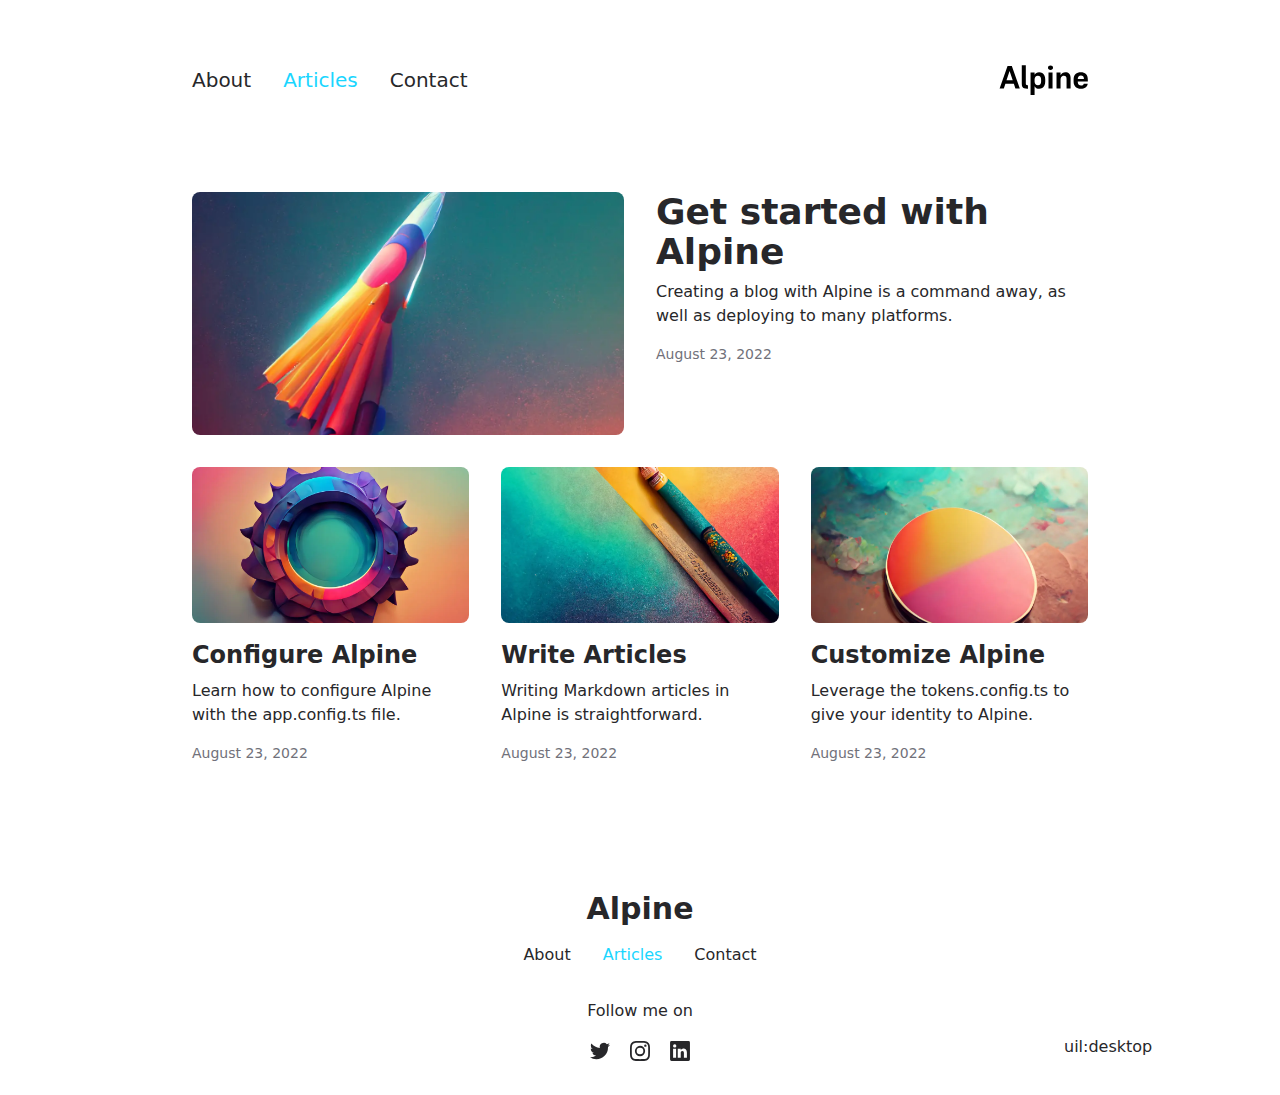
<file: articles/index.html>
<!DOCTYPE html>
<html  lang="en">
<head><meta charset="utf-8">
<meta name="viewport" content="width=device-width, initial-scale=1">
<title>Articles</title>
<meta name="twitter:card" content="summary_large_image">
<meta name="description" content="The minimalist blog theme">
<meta property="og:description" content="The minimalist blog theme">
<meta property="og:image" content="/social-card-preview.png">
<meta property="og:image:width" content="400">
<meta property="og:image:height" content="300">
<meta property="og:image:alt" content="An image showcasing my project.">
<meta property="og:title" content="Articles">
<link rel="preload" as="fetch" crossorigin="anonymous" href="/articles/_payload.json">
<link rel="stylesheet" href="/_nuxt/entry.4f0972c0.css">
<link rel="stylesheet" href="/_nuxt/DocumentDrivenNotFound.1398aec6.css">
<link rel="stylesheet" href="/_nuxt/ArticlesList.34809e8f.css">
<link rel="stylesheet" href="/_nuxt/ArticlesListItem.2cc105ac.css">
<link rel="stylesheet" href="/_nuxt/ProseA.f70b28a1.css">
<link rel="stylesheet" href="/_nuxt/ProseCodeInline.46b97b4c.css">
<link rel="modulepreload" as="script" crossorigin href="/_nuxt/entry.bf9ca460.js">
<link rel="modulepreload" as="script" crossorigin href="/_nuxt/NuxtImg.2859923d.js">
<link rel="modulepreload" as="script" crossorigin href="/_nuxt/document-driven.1216ae5d.js">
<link rel="modulepreload" as="script" crossorigin href="/_nuxt/DocumentDrivenEmpty.71ac7e77.js">
<link rel="modulepreload" as="script" crossorigin href="/_nuxt/ContentRenderer.a2eaa775.js">
<link rel="modulepreload" as="script" crossorigin href="/_nuxt/ContentRendererMarkdown.vue.80173510.js">
<link rel="modulepreload" as="script" crossorigin href="/_nuxt/DocumentDrivenNotFound.8765ea31.js">
<link rel="modulepreload" as="script" crossorigin href="/_nuxt/page.a7907594.js">
<link rel="modulepreload" as="script" crossorigin href="/_nuxt/ContentRendererMarkdown.6f22e317.js">
<link rel="modulepreload" as="script" crossorigin href="/_nuxt/ArticlesList.9748747c.js">
<link rel="modulepreload" as="script" crossorigin href="/_nuxt/ArticlesListItem.6d52d4ba.js">
<link rel="modulepreload" as="script" crossorigin href="/_nuxt/date.824a539b.js">
<link rel="modulepreload" as="script" crossorigin href="/_nuxt/ProseA.a5638a42.js">
<link rel="modulepreload" as="script" crossorigin href="/_nuxt/ProseCodeInline.3031468e.js">
<link rel="modulepreload" as="script" crossorigin href="/_nuxt/asyncData.672d4720.js">
<link rel="prefetch" as="style" href="/_nuxt/article.d0937bac.css">
<link rel="prefetch" as="script" crossorigin href="/_nuxt/article.0509e26b.js">
<link rel="prefetch" as="script" crossorigin href="/_nuxt/default.ddda1bc0.js">
<link rel="prefetch" as="script" crossorigin href="/_nuxt/client-db.38203109.js">
<link rel="prefetch" as="script" crossorigin href="/_nuxt/debug.60222e84.js">
<link rel="prefetch" as="style" href="/_nuxt/useStudio.d8705cff.css">
<link rel="prefetch" as="script" crossorigin href="/_nuxt/useStudio.a66fb98a.js">
<link rel="prefetch" as="style" href="/_nuxt/error-404.7910d5ca.css">
<link rel="prefetch" as="script" crossorigin href="/_nuxt/error-404.c253d8d5.js">
<link rel="prefetch" as="style" href="/_nuxt/error-500.1db01289.css">
<link rel="prefetch" as="script" crossorigin href="/_nuxt/error-500.dfff0b41.js">
<script type="module" src="/_nuxt/entry.bf9ca460.js" crossorigin></script><style id="pinceau-runtime-hydratable">@media{.phy[--]{--puid:s4nkja-v;}.pv-6clz7_{max-width:var(--elements-container-maxWidth);padding-left:var(--elements-container-padding-mobile);padding-right:var(--elements-container-padding-mobile);}@media (min-width: 475px){.pv-6clz7_{padding-left:var(--elements-container-padding-xs);padding-right:var(--elements-container-padding-xs);}}@media (min-width: 640px){.pv-6clz7_{padding-left:var(--elements-container-padding-sm);padding-right:var(--elements-container-padding-sm);}}@media (min-width: 768px){.pv-6clz7_{padding-left:var(--elements-container-padding-md);padding-right:var(--elements-container-padding-md);}}} </style><style id="pinceau-theme">@media { :root {--pinceau-mq: initial; --alpine-readableLine: 68ch;--alpine-backdrop-backgroundColor: #f4f4f5b3;--prose-code-inline-padding: 0.2rem 0.375rem 0.2rem 0.375rem;--prose-code-block-backdropFilter: contrast(1);--prose-code-block-border-style: solid;--prose-code-block-border-width: 1px;--prose-tbody-tr-borderBottom-style: dashed;--prose-tbody-tr-borderBottom-width: 1px;--prose-th-textAlign: inherit;--prose-thead-borderBottom-style: solid;--prose-thead-borderBottom-width: 1px;--prose-thead-border-style: solid;--prose-thead-border-width: 0px;--prose-table-textAlign: start;--prose-hr-width: 1px;--prose-hr-style: solid;--prose-li-listStylePosition: outside;--prose-ol-li-markerColor: currentColor;--prose-ol-paddingInlineStart: 21px;--prose-ol-listStyleType: decimal;--prose-ul-li-markerColor: currentColor;--prose-ul-paddingInlineStart: 21px;--prose-ul-listStyleType: disc;--prose-blockquote-border-style: solid;--prose-blockquote-border-width: 4px;--prose-blockquote-quotes: '201C' '201D' '2018' '2019';--prose-blockquote-paddingInlineStart: 24px;--prose-a-code-color-hover: currentColor;--prose-a-code-color-static: currentColor;--prose-a-hasCode-borderBottom: none;--prose-a-border-distance: 2px;--prose-a-border-color-hover: currentColor;--prose-a-border-color-static: currentColor;--prose-a-border-style-hover: solid;--prose-a-border-style-static: dashed;--prose-a-border-width: 1px;--prose-a-color-static: inherit;--prose-a-textDecoration: none;--prose-h6-margin: 3rem 0 2rem;--prose-h5-margin: 3rem 0 2rem;--prose-h4-margin: 3rem 0 2rem;--prose-h3-margin: 3rem 0 2rem;--prose-h2-margin: 3rem 0 2rem;--prose-h1-margin: 0 0 2rem;--prose-p-fontSize: 18px;--typography-lead-loose: 2;--typography-lead-relaxed: 1.625;--typography-lead-normal: 1.5;--typography-lead-snug: 1.375;--typography-lead-tight: 1.25;--typography-lead-none: 1;--typography-lead-10: 2.5rem;--typography-lead-9: 2.25rem;--typography-lead-8: 2rem;--typography-lead-7: 1.75rem;--typography-lead-6: 1.5rem;--typography-lead-5: 1.25rem;--typography-lead-4: 1rem;--typography-lead-3: .75rem;--typography-lead-2: .5rem;--typography-lead-1: .025rem;--typography-fontWeight-black: 900;--typography-fontWeight-extrabold: 800;--typography-fontWeight-bold: 700;--typography-fontWeight-semibold: 600;--typography-fontWeight-medium: 500;--typography-fontWeight-normal: 400;--typography-fontWeight-light: 300;--typography-fontWeight-extralight: 200;--typography-fontWeight-thin: 100;--typography-fontSize-9xl: 128px;--typography-fontSize-8xl: 96px;--typography-fontSize-7xl: 72px;--typography-fontSize-6xl: 60px;--typography-fontSize-5xl: 48px;--typography-fontSize-4xl: 36px;--typography-fontSize-3xl: 30px;--typography-fontSize-2xl: 24px;--typography-fontSize-xl: 20px;--typography-fontSize-lg: 18px;--typography-fontSize-base: 16px;--typography-fontSize-sm: 14px;--typography-fontSize-xs: 12px;--typography-letterSpacing-wide: 0.025em;--typography-letterSpacing-tight: -0.025em;--typography-verticalMargin-base: 24px;--typography-verticalMargin-sm: 16px;--elements-border-secondary-hover: [object Object];--elements-backdrop-background: #fffc;--elements-backdrop-filter: saturate(200%) blur(20px);--elements-container-maxWidth: 64rem;--lead-loose: 2;--lead-relaxed: 1.625;--lead-normal: 1.5;--lead-snug: 1.375;--lead-tight: 1.25;--lead-none: 1;--lead-10: 2.5rem;--lead-9: 2.25rem;--lead-8: 2rem;--lead-7: 1.75rem;--lead-6: 1.5rem;--lead-5: 1.25rem;--lead-4: 1rem;--lead-3: .75rem;--lead-2: .5rem;--lead-1: .025rem;--letterSpacing-widest: 0.1em;--letterSpacing-wider: 0.05em;--letterSpacing-wide: 0.025em;--letterSpacing-normal: 0em;--letterSpacing-tight: -0.025em;--letterSpacing-tighter: -0.05em;--fontSize-9xl: 8rem;--fontSize-8xl: 6rem;--fontSize-7xl: 4.5rem;--fontSize-6xl: 3.75rem;--fontSize-5xl: 3rem;--fontSize-4xl: 2.25rem;--fontSize-3xl: 1.875rem;--fontSize-2xl: 1.5rem;--fontSize-xl: 1.25rem;--fontSize-lg: 1.125rem;--fontSize-base: 1rem;--fontSize-sm: 0.875rem;--fontSize-xs: 0.75rem;--fontWeight-black: 900;--fontWeight-extrabold: 800;--fontWeight-bold: 700;--fontWeight-semibold: 600;--fontWeight-medium: 500;--fontWeight-normal: 400;--fontWeight-light: 300;--fontWeight-extralight: 200;--fontWeight-thin: 100;--font-mono: ui-monospace, SFMono-Regular, Menlo, Monaco, Consolas, Liberation Mono, Courier New, monospace;--font-serif: ui-serif, Georgia, Cambria, Times New Roman, Times, serif;--font-sans: ui-sans-serif, system-ui, -apple-system, BlinkMacSystemFont, Segoe UI, Roboto, Helvetica Neue, Arial, Noto Sans, sans-serif, Apple Color Emoji, Segoe UI Emoji, Segoe UI Symbol, Noto Color Emoji;--opacity-total: 1;--opacity-high: 0.8;--opacity-medium: 0.5;--opacity-soft: 0.3;--opacity-light: 0.15;--opacity-bright: 0.1;--opacity-noOpacity: 0;--borderWidth-lg: 3px;--borderWidth-md: 2px;--borderWidth-sm: 1px;--borderWidth-noBorder: 0;--space-rem-875: 0.875rem;--space-rem-625: 0.625rem;--space-rem-375: 0.375rem;--space-rem-125: 0.125rem;--space-px: 1px;--space-128: 32rem;--space-96: 24rem;--space-80: 20rem;--space-72: 18rem;--space-64: 16rem;--space-60: 15rem;--space-56: 14rem;--space-52: 13rem;--space-48: 12rem;--space-44: 11rem;--space-40: 10rem;--space-36: 9rem;--space-32: 8rem;--space-28: 7rem;--space-24: 6rem;--space-20: 5rem;--space-16: 4rem;--space-14: 3.5rem;--space-12: 3rem;--space-11: 2.75rem;--space-10: 2.5rem;--space-9: 2.25rem;--space-8: 2rem;--space-7: 1.75rem;--space-6: 1.5rem;--space-5: 1.25rem;--space-4: 1rem;--space-3: 0.75rem;--space-2: 0.5rem;--space-1: 0.25rem;--space-0: 0px;--size-full: 100%;--size-7xl: 80rem;--size-6xl: 72rem;--size-5xl: 64rem;--size-4xl: 56rem;--size-3xl: 48rem;--size-2xl: 42rem;--size-xl: 36rem;--size-lg: 32rem;--size-md: 28rem;--size-sm: 24rem;--size-xs: 20rem;--size-200: 200px;--size-104: 104px;--size-80: 80px;--size-64: 64px;--size-56: 56px;--size-48: 48px;--size-40: 40px;--size-32: 32px;--size-24: 24px;--size-20: 20px;--size-16: 16px;--size-12: 12px;--size-8: 8px;--size-6: 6px;--size-4: 4px;--size-2: 2px;--size-0: 0px;--radii-full: 9999px;--radii-3xl: 1.75rem;--radii-2xl: 1.5rem;--radii-xl: 1rem;--radii-lg: 0.75rem;--radii-md: 0.5rem;--radii-sm: 0.375rem;--radii-xs: 0.25rem;--radii-2xs: 0.125rem;--radii-none: 0px;--shadow-none: 0px 0px 0px 0px transparent;--shadow-lg: 0px 10px 15px -3px #000000, 0px 4px 6px -4px #000000;--shadow-md: 0px 4px 6px -1px #000000, 0px 2px 4px -2px #000000;--shadow-sm: 0px 1px 3px 0px #000000, 0px 1px 2px -1px #000000;--shadow-xs: 0px 1px 2px 0px #000000;--height-screen: 100vh;--width-screen: 100vw;--color-primary-900: #002e38;--color-primary-800: #005c70;--color-primary-700: #008aa9;--color-primary-600: #00b9e1;--color-primary-500: #1ad6ff;--color-primary-400: #40ddff;--color-primary-300: #66e4ff;--color-primary-200: #8deaff;--color-primary-100: #b3f1ff;--color-primary-50: #d9f8ff;--color-ruby-900: #380011;--color-ruby-800: #700021;--color-ruby-700: #a90032;--color-ruby-600: #e10043;--color-ruby-500: #ff1a5e;--color-ruby-400: #ff4079;--color-ruby-300: #ff6694;--color-ruby-200: #ff8dae;--color-ruby-100: #ffb3c9;--color-ruby-50: #ffd9e4;--color-pink-900: #380025;--color-pink-800: #70004b;--color-pink-700: #a90070;--color-pink-600: #e10095;--color-pink-500: #ff1ab2;--color-pink-400: #ff40bf;--color-pink-300: #ff66cc;--color-pink-200: #ff8dd8;--color-pink-100: #ffb3e5;--color-pink-50: #ffd9f2;--color-purple-900: #190038;--color-purple-800: #330070;--color-purple-700: #4c00a9;--color-purple-600: #6500e1;--color-purple-500: #811aff;--color-purple-400: #9640ff;--color-purple-300: #ab66ff;--color-purple-200: #c08dff;--color-purple-100: #d5b3ff;--color-purple-50: #ead9ff;--color-royalblue-900: #0b0531;--color-royalblue-800: #160a62;--color-royalblue-700: #211093;--color-royalblue-600: #2c15c4;--color-royalblue-500: #4127e8;--color-royalblue-400: #614bec;--color-royalblue-300: #806ff0;--color-royalblue-200: #a093f3;--color-royalblue-100: #c0b7f7;--color-royalblue-50: #dfdbfb;--color-indigoblue-900: #001238;--color-indigoblue-800: #002370;--color-indigoblue-700: #0035a9;--color-indigoblue-600: #0047e1;--color-indigoblue-500: #1a62ff;--color-indigoblue-400: #407cff;--color-indigoblue-300: #6696ff;--color-indigoblue-200: #8db0ff;--color-indigoblue-100: #b3cbff;--color-indigoblue-50: #d9e5ff;--color-blue-900: #002438;--color-blue-800: #004870;--color-blue-700: #006ca9;--color-blue-600: #0090e1;--color-blue-500: #1aadff;--color-blue-400: #40bbff;--color-blue-300: #66c8ff;--color-blue-200: #8dd6ff;--color-blue-100: #b3e4ff;--color-blue-50: #d9f1ff;--color-lightblue-900: #002e38;--color-lightblue-800: #005c70;--color-lightblue-700: #008aa9;--color-lightblue-600: #00b9e1;--color-lightblue-500: #1ad6ff;--color-lightblue-400: #40ddff;--color-lightblue-300: #66e4ff;--color-lightblue-200: #8deaff;--color-lightblue-100: #b3f1ff;--color-lightblue-50: #d9f8ff;--color-teal-900: #062a28;--color-teal-800: #0b544f;--color-teal-700: #117d77;--color-teal-600: #16a79e;--color-teal-500: #1cd1c6;--color-teal-400: #36e4da;--color-teal-300: #5fe9e1;--color-teal-200: #87efe9;--color-teal-100: #aff4f0;--color-teal-50: #d7faf8;--color-pear-900: #2a2b09;--color-pear-800: #545512;--color-pear-700: #7e801b;--color-pear-600: #a8aa24;--color-pear-500: #d0d32f;--color-pear-400: #d8da52;--color-pear-300: #e0e274;--color-pear-200: #e8e997;--color-pear-100: #eff0ba;--color-pear-50: #f7f8dc;--color-red-900: #380300;--color-red-800: #700700;--color-red-700: #a90a00;--color-red-600: #e10e00;--color-red-500: #ff281a;--color-red-400: #ff4c40;--color-red-300: #ff7066;--color-red-200: #ff948d;--color-red-100: #ffb7b3;--color-red-50: #ffdbd9;--color-orange-900: #381800;--color-orange-800: #702f00;--color-orange-700: #a94700;--color-orange-600: #e15e00;--color-orange-500: #ff7a1a;--color-orange-400: #ff9040;--color-orange-300: #ffa666;--color-orange-200: #ffbd8d;--color-orange-100: #ffd3b3;--color-orange-50: #ffe9d9;--color-yellow-900: #362b03;--color-yellow-800: #6d5605;--color-yellow-700: #a38108;--color-yellow-600: #daac0a;--color-yellow-500: #f5c828;--color-yellow-400: #f7d14c;--color-yellow-300: #f8da70;--color-yellow-200: #fae393;--color-yellow-100: #fcedb7;--color-yellow-50: #fdf6db;--color-green-900: #003f25;--color-green-800: #005e38;--color-green-700: #007e4a;--color-green-600: #009d5d;--color-green-500: #00bd6f;--color-green-400: #00dc82;--color-green-300: #30ffaa;--color-green-200: #83ffcc;--color-green-100: #acffdd;--color-green-50: #d6ffee;--color-gray-900: #18181B;--color-gray-800: #27272A;--color-gray-700: #3f3f46;--color-gray-600: #52525B;--color-gray-500: #71717A;--color-gray-400: #a1a1aa;--color-gray-300: #D4d4d8;--color-gray-200: #e4e4e7;--color-gray-100: #f4f4f5;--color-gray-50: #fafafa;--color-black: #0c0c0d;--color-white: #FFFFFF;--media-portrait: only screen and (orientation: portrait);--media-landscape: only screen and (orientation: landscape);--media-rm: (prefers-reduced-motion: reduce);--media-2xl: (min-width: 1536px);--media-xl: (min-width: 1280px);--media-lg: (min-width: 1024px);--media-md: (min-width: 768px);--media-sm: (min-width: 640px);--media-xs: (min-width: 475px);--alpine-body-color: var(--color-gray-800);--alpine-body-backgroundColor: var(--color-white);--prose-code-inline-fontWeight: var(--typography-fontWeight-normal);--prose-code-inline-fontSize: var(--typography-fontSize-sm);--prose-code-inline-borderRadius: var(--radii-xs);--prose-code-block-pre-padding: var(--typography-verticalMargin-sm);--prose-code-block-margin: var(--typography-verticalMargin-base) 0;--prose-code-block-fontSize: var(--typography-fontSize-sm);--prose-tbody-code-inline-fontSize: var(--typography-fontSize-sm);--prose-tbody-td-padding: var(--typography-verticalMargin-sm);--prose-th-fontWeight: var(--typography-fontWeight-semibold);--prose-th-padding: 0 var(--typography-verticalMargin-sm) var(--typography-verticalMargin-sm) var(--typography-verticalMargin-sm);--prose-table-lineHeight: var(--typography-lead-6);--prose-table-fontSize: var(--typography-fontSize-sm);--prose-table-margin: var(--typography-verticalMargin-base) 0;--prose-hr-margin: var(--typography-verticalMargin-base) 0;--prose-li-margin: var(--typography-verticalMargin-sm) 0;--prose-ol-margin: var(--typography-verticalMargin-base) 0;--prose-ul-margin: var(--typography-verticalMargin-base) 0;--prose-blockquote-margin: var(--typography-verticalMargin-base) 0;--prose-a-code-border-style: var(--prose-a-border-style-static);--prose-a-code-border-width: var(--prose-a-border-width);--prose-a-fontWeight: var(--typography-fontWeight-medium);--prose-img-margin: var(--typography-verticalMargin-base) 0;--prose-strong-fontWeight: var(--typography-fontWeight-semibold);--prose-h6-iconSize: var(--typography-fontSize-base);--prose-h6-fontWeight: var(--typography-fontWeight-semibold);--prose-h6-lineHeight: var(--typography-lead-normal);--prose-h6-fontSize: var(--typography-fontSize-lg);--prose-h5-iconSize: var(--typography-fontSize-lg);--prose-h5-fontWeight: var(--typography-fontWeight-semibold);--prose-h5-lineHeight: var(--typography-lead-snug);--prose-h5-fontSize: var(--typography-fontSize-xl);--prose-h4-iconSize: var(--typography-fontSize-lg);--prose-h4-letterSpacing: var(--typography-letterSpacing-tight);--prose-h4-fontWeight: var(--typography-fontWeight-semibold);--prose-h4-lineHeight: var(--typography-lead-snug);--prose-h4-fontSize: var(--typography-fontSize-2xl);--prose-h3-iconSize: var(--typography-fontSize-xl);--prose-h3-letterSpacing: var(--typography-letterSpacing-tight);--prose-h3-fontWeight: var(--typography-fontWeight-semibold);--prose-h3-lineHeight: var(--typography-lead-snug);--prose-h3-fontSize: var(--typography-fontSize-3xl);--prose-h2-iconSize: var(--typography-fontSize-2xl);--prose-h2-letterSpacing: var(--typography-letterSpacing-tight);--prose-h2-fontWeight: var(--typography-fontWeight-semibold);--prose-h2-lineHeight: var(--typography-lead-tight);--prose-h2-fontSize: var(--typography-fontSize-4xl);--prose-h1-iconSize: var(--typography-fontSize-3xl);--prose-h1-letterSpacing: var(--typography-letterSpacing-tight);--prose-h1-fontWeight: var(--typography-fontWeight-bold);--prose-h1-lineHeight: var(--typography-lead-tight);--prose-h1-fontSize: var(--typography-fontSize-5xl);--prose-p-br-margin: var(--typography-verticalMargin-base) 0 0 0;--prose-p-margin: var(--typography-verticalMargin-base) 0;--prose-p-lineHeight: var(--typography-lead-normal);--typography-color-primary-900: var(--color-primary-900);--typography-color-primary-800: var(--color-primary-800);--typography-color-primary-700: var(--color-primary-700);--typography-color-primary-600: var(--color-primary-600);--typography-color-primary-500: var(--color-primary-500);--typography-color-primary-400: var(--color-primary-400);--typography-color-primary-300: var(--color-primary-300);--typography-color-primary-200: var(--color-primary-200);--typography-color-primary-100: var(--color-primary-100);--typography-color-primary-50: var(--color-primary-50);--typography-font-code: var(--font-mono);--typography-font-body: var(--font-sans);--typography-font-display: var(--font-sans);--typography-body-backgroundColor: var(--color-white);--typography-body-color: var(--color-black);--elements-state-danger-borderColor-secondary: var(--color-red-200);--elements-state-danger-borderColor-primary: var(--color-red-100);--elements-state-danger-backgroundColor-secondary: var(--color-red-100);--elements-state-danger-backgroundColor-primary: var(--color-red-50);--elements-state-danger-color-secondary: var(--color-red-600);--elements-state-danger-color-primary: var(--color-red-500);--elements-state-warning-borderColor-secondary: var(--color-yellow-200);--elements-state-warning-borderColor-primary: var(--color-yellow-100);--elements-state-warning-backgroundColor-secondary: var(--color-yellow-100);--elements-state-warning-backgroundColor-primary: var(--color-yellow-50);--elements-state-warning-color-secondary: var(--color-yellow-700);--elements-state-warning-color-primary: var(--color-yellow-600);--elements-state-success-borderColor-secondary: var(--color-green-200);--elements-state-success-borderColor-primary: var(--color-green-100);--elements-state-success-backgroundColor-secondary: var(--color-green-100);--elements-state-success-backgroundColor-primary: var(--color-green-50);--elements-state-success-color-secondary: var(--color-green-600);--elements-state-success-color-primary: var(--color-green-500);--elements-state-info-borderColor-secondary: var(--color-blue-200);--elements-state-info-borderColor-primary: var(--color-blue-100);--elements-state-info-backgroundColor-secondary: var(--color-blue-100);--elements-state-info-backgroundColor-primary: var(--color-blue-50);--elements-state-info-color-secondary: var(--color-blue-600);--elements-state-info-color-primary: var(--color-blue-500);--elements-state-primary-borderColor-secondary: var(--color-primary-200);--elements-state-primary-borderColor-primary: var(--color-primary-100);--elements-state-primary-backgroundColor-secondary: var(--color-primary-100);--elements-state-primary-backgroundColor-primary: var(--color-primary-50);--elements-state-primary-color-secondary: var(--color-primary-700);--elements-state-primary-color-primary: var(--color-primary-600);--elements-surface-secondary-backgroundColor: var(--color-gray-200);--elements-surface-primary-backgroundColor: var(--color-gray-100);--elements-surface-background-base: var(--color-gray-100);--elements-border-secondary-static: var(--color-gray-200);--elements-border-primary-hover: var(--color-gray-200);--elements-border-primary-static: var(--color-gray-100);--elements-container-padding-md: var(--space-16);--elements-container-padding-sm: var(--space-12);--elements-container-padding-xs: var(--space-8);--elements-container-padding-mobile: var(--space-6);--elements-text-secondary-color-hover: var(--color-gray-700);--elements-text-secondary-color-static: var(--color-gray-500);--elements-text-primary-color-static: var(--color-gray-900);--text-6xl-lineHeight: var(--lead-none);--text-6xl-fontSize: var(--fontSize-6xl);--text-5xl-lineHeight: var(--lead-none);--text-5xl-fontSize: var(--fontSize-5xl);--text-4xl-lineHeight: var(--lead-10);--text-4xl-fontSize: var(--fontSize-4xl);--text-3xl-lineHeight: var(--lead-9);--text-3xl-fontSize: var(--fontSize-3xl);--text-2xl-lineHeight: var(--lead-8);--text-2xl-fontSize: var(--fontSize-2xl);--text-xl-lineHeight: var(--lead-7);--text-xl-fontSize: var(--fontSize-xl);--text-lg-lineHeight: var(--lead-7);--text-lg-fontSize: var(--fontSize-lg);--text-base-lineHeight: var(--lead-6);--text-base-fontSize: var(--fontSize-base);--text-sm-lineHeight: var(--lead-5);--text-sm-fontSize: var(--fontSize-sm);--text-xs-lineHeight: var(--lead-4);--text-xs-fontSize: var(--fontSize-xs);--shadow-2xl: 0px 25px 50px -12px var(--color-gray-900);--shadow-xl: 0px 20px 25px -5px var(--color-gray-400), 0px 8px 10px -6px #000000;--color-secondary-900: var(--color-gray-900);--color-secondary-800: var(--color-gray-800);--color-secondary-700: var(--color-gray-700);--color-secondary-600: var(--color-gray-600);--color-secondary-500: var(--color-gray-500);--color-secondary-400: var(--color-gray-400);--color-secondary-300: var(--color-gray-300);--color-secondary-200: var(--color-gray-200);--color-secondary-100: var(--color-gray-100);--color-secondary-50: var(--color-gray-50);--prose-a-code-background-hover: var(--typography-color-primary-50);--prose-a-code-border-color-hover: var(--typography-color-primary-500);--prose-a-color-hover: var(--typography-color-primary-500);--typography-color-secondary-900: var(--color-secondary-900);--typography-color-secondary-800: var(--color-secondary-800);--typography-color-secondary-700: var(--color-secondary-700);--typography-color-secondary-600: var(--color-secondary-600);--typography-color-secondary-500: var(--color-secondary-500);--typography-color-secondary-400: var(--color-secondary-400);--typography-color-secondary-300: var(--color-secondary-300);--typography-color-secondary-200: var(--color-secondary-200);--typography-color-secondary-100: var(--color-secondary-100);--typography-color-secondary-50: var(--color-secondary-50);--prose-code-inline-backgroundColor: var(--typography-color-secondary-100);--prose-code-inline-color: var(--typography-color-secondary-700);--prose-code-block-backgroundColor: var(--typography-color-secondary-100);--prose-code-block-color: var(--typography-color-secondary-700);--prose-code-block-border-color: var(--typography-color-secondary-200);--prose-tbody-tr-borderBottom-color: var(--typography-color-secondary-200);--prose-th-color: var(--typography-color-secondary-600);--prose-thead-borderBottom-color: var(--typography-color-secondary-200);--prose-thead-border-color: var(--typography-color-secondary-300);--prose-hr-color: var(--typography-color-secondary-200);--prose-blockquote-border-color: var(--typography-color-secondary-200);--prose-blockquote-color: var(--typography-color-secondary-500);--prose-a-code-border-color-static: var(--typography-color-secondary-400); } }@media { :root.dark {--pinceau-mq: dark; --alpine-backdrop-backgroundColor: #18181bb3;--prose-code-block-backdropFilter: contrast(1);--prose-ol-li-markerColor: currentColor;--prose-ul-li-markerColor: currentColor;--prose-a-code-color-hover: currentColor;--prose-a-code-color-static: currentColor;--prose-a-border-color-hover: currentColor;--prose-a-border-color-static: currentColor;--prose-a-color-static: inherit;--elements-backdrop-background: #0c0d0ccc;--alpine-body-color: var(--color-gray-200);--alpine-body-backgroundColor: var(--color-black);--typography-body-backgroundColor: var(--color-black);--typography-body-color: var(--color-white);--elements-state-danger-borderColor-secondary: var(--color-red-700);--elements-state-danger-borderColor-primary: var(--color-red-800);--elements-state-danger-backgroundColor-secondary: var(--color-red-800);--elements-state-danger-backgroundColor-primary: var(--color-red-900);--elements-state-danger-color-secondary: var(--color-red-200);--elements-state-danger-color-primary: var(--color-red-300);--elements-state-warning-borderColor-secondary: var(--color-yellow-700);--elements-state-warning-borderColor-primary: var(--color-yellow-800);--elements-state-warning-backgroundColor-secondary: var(--color-yellow-800);--elements-state-warning-backgroundColor-primary: var(--color-yellow-900);--elements-state-warning-color-secondary: var(--color-yellow-200);--elements-state-warning-color-primary: var(--color-yellow-400);--elements-state-success-borderColor-secondary: var(--color-green-700);--elements-state-success-borderColor-primary: var(--color-green-800);--elements-state-success-backgroundColor-secondary: var(--color-green-800);--elements-state-success-backgroundColor-primary: var(--color-green-900);--elements-state-success-color-secondary: var(--color-green-200);--elements-state-success-color-primary: var(--color-green-400);--elements-state-info-borderColor-secondary: var(--color-blue-700);--elements-state-info-borderColor-primary: var(--color-blue-800);--elements-state-info-backgroundColor-secondary: var(--color-blue-800);--elements-state-info-backgroundColor-primary: var(--color-blue-900);--elements-state-info-color-secondary: var(--color-blue-200);--elements-state-info-color-primary: var(--color-blue-400);--elements-state-primary-borderColor-secondary: var(--color-primary-700);--elements-state-primary-borderColor-primary: var(--color-primary-800);--elements-state-primary-backgroundColor-secondary: var(--color-primary-800);--elements-state-primary-backgroundColor-primary: var(--color-primary-900);--elements-state-primary-color-secondary: var(--color-primary-200);--elements-state-primary-color-primary: var(--color-primary-400);--elements-surface-secondary-backgroundColor: var(--color-gray-800);--elements-surface-primary-backgroundColor: var(--color-gray-900);--elements-surface-background-base: var(--color-gray-900);--elements-border-secondary-static: var(--color-gray-800);--elements-border-primary-hover: var(--color-gray-800);--elements-border-primary-static: var(--color-gray-900);--elements-text-secondary-color-hover: var(--color-gray-200);--elements-text-secondary-color-static: var(--color-gray-400);--elements-text-primary-color-static: var(--color-gray-50);--prose-a-code-background-hover: var(--typography-color-primary-900);--prose-a-code-border-color-hover: var(--typography-color-primary-600);--prose-a-color-hover: var(--typography-color-primary-400);--prose-code-inline-backgroundColor: var(--typography-color-secondary-800);--prose-code-inline-color: var(--typography-color-secondary-200);--prose-code-block-backgroundColor: var(--typography-color-secondary-900);--prose-code-block-color: var(--typography-color-secondary-200);--prose-code-block-border-color: var(--typography-color-secondary-800);--prose-tbody-tr-borderBottom-color: var(--typography-color-secondary-800);--prose-th-color: var(--typography-color-secondary-400);--prose-thead-borderBottom-color: var(--typography-color-secondary-800);--prose-thead-border-color: var(--typography-color-secondary-600);--prose-hr-color: var(--typography-color-secondary-800);--prose-blockquote-border-color: var(--typography-color-secondary-700);--prose-blockquote-color: var(--typography-color-secondary-400);--prose-a-code-border-color-static: var(--typography-color-secondary-600); } }</style><script>"use strict";(()=>{const a=window,e=document.documentElement,m=["dark","light"],c=window&&window.localStorage&&window.localStorage.getItem&&window.localStorage.getItem("nuxt-color-mode")||"system";let n=c==="system"?d():c;const l=e.getAttribute("data-color-mode-forced");l&&(n=l),i(n),a["__NUXT_COLOR_MODE__"]={preference:c,value:n,getColorScheme:d,addColorScheme:i,removeColorScheme:f};function i(o){const t=""+o+"",s="";e.classList?e.classList.add(t):e.className+=" "+t,s&&e.setAttribute("data-"+s,o)}function f(o){const t=""+o+"",s="";e.classList?e.classList.remove(t):e.className=e.className.replace(new RegExp(t,"g"),""),s&&e.removeAttribute("data-"+s)}function r(o){return a.matchMedia("(prefers-color-scheme"+o+")")}function d(){if(a.matchMedia&&r("").media!=="not all"){for(const o of m)if(r(":"+o).matches)return o}return"light"}})();
</script></head>
<body ><div id="__nuxt"><div class="container pv-6clz7_ pc-s4nkja app-layout" data-v-3f5c42ee data-v-77841c0a><!--[--><div class="nuxt-progress" style="width:0%;height:3px;opacity:0;background-size:Infinity% auto;" data-v-3f5c42ee></div><header class="right" data-v-3f5c42ee data-v-c735cda3><div class="menu" data-v-c735cda3><button aria-label="Navigation Menu" data-v-c735cda3><svg width="24" height="24" viewBox="0 0 68 68" fill="currentColor" xmlns="http://www.w3.org/2000/svg" data-v-c735cda3><path d="M8 34C8 32.1362 8 31.2044 8.30448 30.4693C8.71046 29.4892 9.48915 28.7105 10.4693 28.3045C11.2044 28 12.1362 28 14 28C15.8638 28 16.7956 28 17.5307 28.3045C18.5108 28.7105 19.2895 29.4892 19.6955 30.4693C20 31.2044 20 32.1362 20 34C20 35.8638 20 36.7956 19.6955 37.5307C19.2895 38.5108 18.5108 39.2895 17.5307 39.6955C16.7956 40 15.8638 40 14 40C12.1362 40 11.2044 40 10.4693 39.6955C9.48915 39.2895 8.71046 38.5108 8.30448 37.5307C8 36.7956 8 35.8638 8 34Z" data-v-c735cda3></path><path d="M28 34C28 32.1362 28 31.2044 28.3045 30.4693C28.7105 29.4892 29.4892 28.7105 30.4693 28.3045C31.2044 28 32.1362 28 34 28C35.8638 28 36.7956 28 37.5307 28.3045C38.5108 28.7105 39.2895 29.4892 39.6955 30.4693C40 31.2044 40 32.1362 40 34C40 35.8638 40 36.7956 39.6955 37.5307C39.2895 38.5108 38.5108 39.2895 37.5307 39.6955C36.7956 40 35.8638 40 34 40C32.1362 40 31.2044 40 30.4693 39.6955C29.4892 39.2895 28.7105 38.5108 28.3045 37.5307C28 36.7956 28 35.8638 28 34Z" data-v-c735cda3></path><path d="M48 34C48 32.1362 48 31.2044 48.3045 30.4693C48.7105 29.4892 49.4892 28.7105 50.4693 28.3045C51.2044 28 52.1362 28 54 28C55.8638 28 56.7956 28 57.5307 28.3045C58.5108 28.7105 59.2895 29.4892 59.6955 30.4693C60 31.2044 60 32.1362 60 34C60 35.8638 60 36.7956 59.6955 37.5307C59.2895 38.5108 58.5108 39.2895 57.5307 39.6955C56.7956 40 55.8638 40 54 40C52.1362 40 51.2044 40 50.4693 39.6955C49.4892 39.2895 48.7105 38.5108 48.3045 37.5307C48 36.7956 48 35.8638 48 34Z" data-v-c735cda3></path></svg></button></div><div class="overlay" data-v-c735cda3><nav data-v-c735cda3 data-v-49c85456><ul data-v-49c85456><!--[--><li data-v-49c85456><a href="/" class="" data-v-49c85456><span class="underline-fx" data-v-49c85456></span> About</a></li><li data-v-49c85456><a aria-current="page" href="/articles" class="router-link-active router-link-exact-active" data-v-49c85456><span class="underline-fx" data-v-49c85456></span> Articles</a></li><li data-v-49c85456><a href="/contact" class="" data-v-49c85456><span class="underline-fx" data-v-49c85456></span> Contact</a></li><!--]--></ul></nav></div><div class="logo" data-v-c735cda3><a href="/" class="" data-v-c735cda3><img src="/logo-dark.svg" class="dark-img" alt="alpine" width="89" height="31" data-v-c735cda3><img src="/logo.svg" class="light-img" alt="alpine" width="89" height="31" data-v-c735cda3></a></div><div class="main-nav" data-v-c735cda3><nav data-v-c735cda3 data-v-49c85456><ul data-v-49c85456><!--[--><li data-v-49c85456><a href="/" class="" data-v-49c85456><span class="underline-fx" data-v-49c85456></span> About</a></li><li data-v-49c85456><a aria-current="page" href="/articles" class="router-link-active router-link-exact-active" data-v-49c85456><span class="underline-fx" data-v-49c85456></span> Articles</a></li><li data-v-49c85456><a href="/contact" class="" data-v-49c85456><span class="underline-fx" data-v-49c85456></span> Contact</a></li><!--]--></ul></nav></div></header><!--[--><div class="document-driven-page"><main><!--[--><div><div class="articles-list" data-v-9a67aa63><div class="featured" data-v-9a67aa63><article class="featured" data-v-9a67aa63 data-v-2f950928><div class="image" data-v-2f950928><!----><a href="/articles/get-started" class="" data-v-2f950928><img src="/articles/get-started.webp" alt="Get started with Alpine" width="16" height="9" data-v-2f950928></a></div><div class="content" data-v-2f950928><a href="/articles/get-started" class="headline" data-v-2f950928><h1 data-v-2f950928>Get started with Alpine</h1></a><p class="description" data-v-2f950928>Creating a blog with Alpine is a command away, as well as deploying to many platforms.</p><time data-v-2f950928>August 23, 2022</time></div></article></div><div class="layout" data-v-9a67aa63><!--[--><article class="" data-v-9a67aa63 data-v-2f950928><div class="image" data-v-2f950928><!----><a href="/articles/configure" class="" data-v-2f950928><img src="/articles/configure-alpine.webp" alt="Configure Alpine" width="16" height="9" data-v-2f950928></a></div><div class="content" data-v-2f950928><a href="/articles/configure" class="headline" data-v-2f950928><h1 data-v-2f950928>Configure Alpine</h1></a><p class="description" data-v-2f950928>Learn how to configure Alpine with the app.config.ts file.</p><time data-v-2f950928>August 23, 2022</time></div></article><article class="" data-v-9a67aa63 data-v-2f950928><div class="image" data-v-2f950928><!----><a href="/articles/write-articles" class="" data-v-2f950928><img src="/articles/write-articles.webp" alt="Write Articles" width="16" height="9" data-v-2f950928></a></div><div class="content" data-v-2f950928><a href="/articles/write-articles" class="headline" data-v-2f950928><h1 data-v-2f950928>Write Articles</h1></a><p class="description" data-v-2f950928>Writing Markdown articles in Alpine is straightforward.</p><time data-v-2f950928>August 23, 2022</time></div></article><article class="" data-v-9a67aa63 data-v-2f950928><div class="image" data-v-2f950928><!----><a href="/articles/design-tokens" class="" data-v-2f950928><img src="/articles/design-tokens.webp" alt="Customize Alpine" width="16" height="9" data-v-2f950928></a></div><div class="content" data-v-2f950928><a href="/articles/design-tokens" class="headline" data-v-2f950928><h1 data-v-2f950928>Customize Alpine</h1></a><p class="description" data-v-2f950928>Leverage the tokens.config.ts to give your identity to Alpine.</p><time data-v-2f950928>August 23, 2022</time></div></article><!--]--></div></div></div><!--]--></main></div><!--]--><footer class="center" data-v-3f5c42ee data-v-6508594d><a href="https://www.github.com/nuxt-themes/alpine" rel="noopener noreferrer" class="credits" data-v-6508594d>Alpine</a><div class="navigation" data-v-6508594d><nav data-v-6508594d data-v-49c85456><ul data-v-49c85456><!--[--><li data-v-49c85456><a href="/" class="" data-v-49c85456><span class="underline-fx" data-v-49c85456></span> About</a></li><li data-v-49c85456><a aria-current="page" href="/articles" class="router-link-active router-link-exact-active" data-v-49c85456><span class="underline-fx" data-v-49c85456></span> Articles</a></li><li data-v-49c85456><a href="/contact" class="" data-v-49c85456><span class="underline-fx" data-v-49c85456></span> Contact</a></li><!--]--></ul></nav></div><p class="message" data-v-6508594d>Follow me on</p><div class="icons" data-v-6508594d><div class="social" data-v-6508594d><!--[--><a href="https://twitter.com/nuxtlabs" rel="noopener noreferrer" target="_blank" title="nuxtlabs" aria-label="nuxtlabs" data-v-a711ad36><svg xmlns="http://www.w3.org/2000/svg" xmlns:xlink="http://www.w3.org/1999/xlink" aria-hidden="true" role="img" class="icon" data-v-a711ad36 style="" width="1em" height="1em" viewBox="0 0 24 24" data-v-5f091540><path fill="currentColor" d="M22 5.8a8.49 8.49 0 0 1-2.36.64a4.13 4.13 0 0 0 1.81-2.27a8.21 8.21 0 0 1-2.61 1a4.1 4.1 0 0 0-7 3.74a11.64 11.64 0 0 1-8.45-4.29a4.16 4.16 0 0 0-.55 2.07a4.09 4.09 0 0 0 1.82 3.41a4.05 4.05 0 0 1-1.86-.51v.05a4.1 4.1 0 0 0 3.3 4a3.93 3.93 0 0 1-1.1.17a4.9 4.9 0 0 1-.77-.07a4.11 4.11 0 0 0 3.83 2.84A8.22 8.22 0 0 1 3 18.34a7.93 7.93 0 0 1-1-.06a11.57 11.57 0 0 0 6.29 1.85A11.59 11.59 0 0 0 20 8.45v-.53a8.43 8.43 0 0 0 2-2.12Z"/></svg></a><a href="https://instagram.com/atinuxt" rel="noopener noreferrer" target="_blank" title="atinuxt" aria-label="atinuxt" data-v-a711ad36><svg xmlns="http://www.w3.org/2000/svg" xmlns:xlink="http://www.w3.org/1999/xlink" aria-hidden="true" role="img" class="icon" data-v-a711ad36 style="" width="1em" height="1em" viewBox="0 0 24 24" data-v-5f091540><path fill="currentColor" d="M17.34 5.46a1.2 1.2 0 1 0 1.2 1.2a1.2 1.2 0 0 0-1.2-1.2Zm4.6 2.42a7.59 7.59 0 0 0-.46-2.43a4.94 4.94 0 0 0-1.16-1.77a4.7 4.7 0 0 0-1.77-1.15a7.3 7.3 0 0 0-2.43-.47C15.06 2 14.72 2 12 2s-3.06 0-4.12.06a7.3 7.3 0 0 0-2.43.47a4.78 4.78 0 0 0-1.77 1.15a4.7 4.7 0 0 0-1.15 1.77a7.3 7.3 0 0 0-.47 2.43C2 8.94 2 9.28 2 12s0 3.06.06 4.12a7.3 7.3 0 0 0 .47 2.43a4.7 4.7 0 0 0 1.15 1.77a4.78 4.78 0 0 0 1.77 1.15a7.3 7.3 0 0 0 2.43.47C8.94 22 9.28 22 12 22s3.06 0 4.12-.06a7.3 7.3 0 0 0 2.43-.47a4.7 4.7 0 0 0 1.77-1.15a4.85 4.85 0 0 0 1.16-1.77a7.59 7.59 0 0 0 .46-2.43c0-1.06.06-1.4.06-4.12s0-3.06-.06-4.12ZM20.14 16a5.61 5.61 0 0 1-.34 1.86a3.06 3.06 0 0 1-.75 1.15a3.19 3.19 0 0 1-1.15.75a5.61 5.61 0 0 1-1.86.34c-1 .05-1.37.06-4 .06s-3 0-4-.06a5.73 5.73 0 0 1-1.94-.3a3.27 3.27 0 0 1-1.1-.75a3 3 0 0 1-.74-1.15a5.54 5.54 0 0 1-.4-1.9c0-1-.06-1.37-.06-4s0-3 .06-4a5.54 5.54 0 0 1 .35-1.9A3 3 0 0 1 5 5a3.14 3.14 0 0 1 1.1-.8A5.73 5.73 0 0 1 8 3.86c1 0 1.37-.06 4-.06s3 0 4 .06a5.61 5.61 0 0 1 1.86.34a3.06 3.06 0 0 1 1.19.8a3.06 3.06 0 0 1 .75 1.1a5.61 5.61 0 0 1 .34 1.9c.05 1 .06 1.37.06 4s-.01 3-.06 4ZM12 6.87A5.13 5.13 0 1 0 17.14 12A5.12 5.12 0 0 0 12 6.87Zm0 8.46A3.33 3.33 0 1 1 15.33 12A3.33 3.33 0 0 1 12 15.33Z"/></svg></a><a href="https://www.linkedin.com/company/nuxtlabs" rel="noopener noreferrer" target="_blank" title="LinkedIn" aria-label="LinkedIn" data-v-a711ad36><svg xmlns="http://www.w3.org/2000/svg" xmlns:xlink="http://www.w3.org/1999/xlink" aria-hidden="true" role="img" class="icon" data-v-a711ad36 style="" width="1em" height="1em" viewBox="0 0 24 24" data-v-5f091540><path fill="currentColor" d="M20.47 2H3.53a1.45 1.45 0 0 0-1.47 1.43v17.14A1.45 1.45 0 0 0 3.53 22h16.94a1.45 1.45 0 0 0 1.47-1.43V3.43A1.45 1.45 0 0 0 20.47 2ZM8.09 18.74h-3v-9h3ZM6.59 8.48a1.56 1.56 0 1 1 0-3.12a1.57 1.57 0 1 1 0 3.12Zm12.32 10.26h-3v-4.83c0-1.21-.43-2-1.52-2A1.65 1.65 0 0 0 12.85 13a2 2 0 0 0-.1.73v5h-3v-9h3V11a3 3 0 0 1 2.71-1.5c2 0 3.45 1.29 3.45 4.06Z"/></svg></a><!--]--></div><div class="color-mode-switch" data-v-6508594d><button aria-label="Color Mode" data-v-6508594d data-v-65be7330><span data-v-65be7330></span></button></div></div></footer><!--]--></div></div><script type="application/json" id="__NUXT_DATA__" data-ssr="true" data-src="/articles/_payload.json">[{"state":1,"_errors":79,"serverRendered":51,"path":7,"prerenderedAt":82},["Reactive",2],{"$sdd-pages":3,"$sdd-surrounds":29,"$sdd-globals":47,"$scolor-mode":49,"$sdd-navigation":52,"$sicons":70},["ShallowRef",4],["ShallowReactive",5],{"/articles":6},{"_path":7,"_dir":8,"_draft":9,"_partial":9,"_locale":8,"title":10,"description":8,"layout":11,"body":12,"_type":24,"_id":25,"_source":26,"_file":27,"_extension":28},"/articles","",false,"Articles","page",{"type":13,"children":14,"toc":21},"root",[15],{"type":16,"tag":17,"props":18,"children":20},"element","articles-list",{"path":19},"articles",[],{"title":8,"searchDepth":22,"depth":22,"links":23},2,[],"markdown","content:2.articles.md","content","2.articles.md","md",["ShallowRef",30],["ShallowReactive",31],{"/articles":32},[33,42],{"_path":34,"_dir":8,"_draft":9,"_partial":9,"_locale":8,"title":35,"description":36,"layout":37,"head":38,"_type":24,"_id":40,"_source":26,"_file":41,"_extension":28},"/","About","An open source blog theme powered by Nuxt.","default",{"title":39},"Alpine","content:1.index.md","1.index.md",{"_path":43,"_dir":8,"_draft":9,"_partial":9,"_locale":8,"title":44,"description":8,"layout":37,"_type":24,"_id":45,"_source":26,"_file":46,"_extension":28},"/contact","Contact","content:3.contact.md","3.contact.md",["ShallowRef",48],{},{"preference":50,"value":50,"unknown":51,"forced":9},"system",true,[53,54,69],{"title":35,"_path":34,"layout":37},{"title":10,"_path":7,"children":55,"layout":11},[56,60,63,66],{"title":57,"_path":58,"layout":59},"Get started with Alpine","/articles/get-started","article",{"title":61,"_path":62,"layout":59},"Configure Alpine","/articles/configure",{"title":64,"_path":65,"layout":59},"Write Articles","/articles/write-articles",{"title":67,"_path":68,"layout":59},"Customize Alpine","/articles/design-tokens",{"title":44,"_path":43,"layout":37},{"uil:twitter":71,"uil:instagram":75,"uil:linkedin":77},{"left":72,"top":72,"width":73,"height":73,"rotate":72,"vFlip":9,"hFlip":9,"body":74},0,24,"\u003Cpath fill=\"currentColor\" d=\"M22 5.8a8.49 8.49 0 0 1-2.36.64a4.13 4.13 0 0 0 1.81-2.27a8.21 8.21 0 0 1-2.61 1a4.1 4.1 0 0 0-7 3.74a11.64 11.64 0 0 1-8.45-4.29a4.16 4.16 0 0 0-.55 2.07a4.09 4.09 0 0 0 1.82 3.41a4.05 4.05 0 0 1-1.86-.51v.05a4.1 4.1 0 0 0 3.3 4a3.93 3.93 0 0 1-1.1.17a4.9 4.9 0 0 1-.77-.07a4.11 4.11 0 0 0 3.83 2.84A8.22 8.22 0 0 1 3 18.34a7.93 7.93 0 0 1-1-.06a11.57 11.57 0 0 0 6.29 1.85A11.59 11.59 0 0 0 20 8.45v-.53a8.43 8.43 0 0 0 2-2.12Z\"/>",{"left":72,"top":72,"width":73,"height":73,"rotate":72,"vFlip":9,"hFlip":9,"body":76},"\u003Cpath fill=\"currentColor\" d=\"M17.34 5.46a1.2 1.2 0 1 0 1.2 1.2a1.2 1.2 0 0 0-1.2-1.2Zm4.6 2.42a7.59 7.59 0 0 0-.46-2.43a4.94 4.94 0 0 0-1.16-1.77a4.7 4.7 0 0 0-1.77-1.15a7.3 7.3 0 0 0-2.43-.47C15.06 2 14.72 2 12 2s-3.06 0-4.12.06a7.3 7.3 0 0 0-2.43.47a4.78 4.78 0 0 0-1.77 1.15a4.7 4.7 0 0 0-1.15 1.77a7.3 7.3 0 0 0-.47 2.43C2 8.94 2 9.28 2 12s0 3.06.06 4.12a7.3 7.3 0 0 0 .47 2.43a4.7 4.7 0 0 0 1.15 1.77a4.78 4.78 0 0 0 1.77 1.15a7.3 7.3 0 0 0 2.43.47C8.94 22 9.28 22 12 22s3.06 0 4.12-.06a7.3 7.3 0 0 0 2.43-.47a4.7 4.7 0 0 0 1.77-1.15a4.85 4.85 0 0 0 1.16-1.77a7.59 7.59 0 0 0 .46-2.43c0-1.06.06-1.4.06-4.12s0-3.06-.06-4.12ZM20.14 16a5.61 5.61 0 0 1-.34 1.86a3.06 3.06 0 0 1-.75 1.15a3.19 3.19 0 0 1-1.15.75a5.61 5.61 0 0 1-1.86.34c-1 .05-1.37.06-4 .06s-3 0-4-.06a5.73 5.73 0 0 1-1.94-.3a3.27 3.27 0 0 1-1.1-.75a3 3 0 0 1-.74-1.15a5.54 5.54 0 0 1-.4-1.9c0-1-.06-1.37-.06-4s0-3 .06-4a5.54 5.54 0 0 1 .35-1.9A3 3 0 0 1 5 5a3.14 3.14 0 0 1 1.1-.8A5.73 5.73 0 0 1 8 3.86c1 0 1.37-.06 4-.06s3 0 4 .06a5.61 5.61 0 0 1 1.86.34a3.06 3.06 0 0 1 1.19.8a3.06 3.06 0 0 1 .75 1.1a5.61 5.61 0 0 1 .34 1.9c.05 1 .06 1.37.06 4s-.01 3-.06 4ZM12 6.87A5.13 5.13 0 1 0 17.14 12A5.12 5.12 0 0 0 12 6.87Zm0 8.46A3.33 3.33 0 1 1 15.33 12A3.33 3.33 0 0 1 12 15.33Z\"/>",{"left":72,"top":72,"width":73,"height":73,"rotate":72,"vFlip":9,"hFlip":9,"body":78},"\u003Cpath fill=\"currentColor\" d=\"M20.47 2H3.53a1.45 1.45 0 0 0-1.47 1.43v17.14A1.45 1.45 0 0 0 3.53 22h16.94a1.45 1.45 0 0 0 1.47-1.43V3.43A1.45 1.45 0 0 0 20.47 2ZM8.09 18.74h-3v-9h3ZM6.59 8.48a1.56 1.56 0 1 1 0-3.12a1.57 1.57 0 1 1 0 3.12Zm12.32 10.26h-3v-4.83c0-1.21-.43-2-1.52-2A1.65 1.65 0 0 0 12.85 13a2 2 0 0 0-.1.73v5h-3v-9h3V11a3 3 0 0 1 2.71-1.5c2 0 3.45 1.29 3.45 4.06Z\"/>",["Reactive",80],{"articles":81},null,1700798313899]</script>
<script>window.__NUXT__={};window.__NUXT__.config={public:{FORMSPREE_URL:"",plausible:{hashMode:false,trackLocalhost:false,domain:"",apiHost:"https://plausible.io",autoPageviews:true,autoOutboundTracking:false},studio:{apiURL:"https://api.nuxt.studio"},mdc:{components:{prose:true,map:{p:"prose-p",a:"prose-a",blockquote:"prose-blockquote","code-inline":"prose-code-inline",code:"ProseCodeInline",em:"prose-em",h1:"prose-h1",h2:"prose-h2",h3:"prose-h3",h4:"prose-h4",h5:"prose-h5",h6:"prose-h6",hr:"prose-hr",img:"prose-img",ul:"prose-ul",ol:"prose-ol",li:"prose-li",strong:"prose-strong",table:"prose-table",thead:"prose-thead",tbody:"prose-tbody",td:"prose-td",th:"prose-th",tr:"prose-tr"}},headings:{anchorLinks:{h1:false,h2:true,h3:true,h4:true,h5:false,h6:false}}},content:{locales:[],defaultLocale:"",integrity:1700798289107,experimental:{stripQueryParameters:false,advanceQuery:false,clientDB:false},respectPathCase:false,api:{baseURL:"/api/_content"},navigation:{fields:["navTitle","layout"]},tags:{p:"prose-p",a:"prose-a",blockquote:"prose-blockquote","code-inline":"prose-code-inline",code:"ProseCodeInline",em:"prose-em",h1:"prose-h1",h2:"prose-h2",h3:"prose-h3",h4:"prose-h4",h5:"prose-h5",h6:"prose-h6",hr:"prose-hr",img:"prose-img",ul:"prose-ul",ol:"prose-ol",li:"prose-li",strong:"prose-strong",table:"prose-table",thead:"prose-thead",tbody:"prose-tbody",td:"prose-td",th:"prose-th",tr:"prose-tr"},highlight:{theme:{default:"github-light",dark:"github-dark"},preload:["json","js","ts","html","css","vue","diff","shell","markdown","yaml","bash","ini","c","cpp"]},wsUrl:"",documentDriven:{page:true,navigation:true,surround:true,globals:{},layoutFallbacks:["theme"],injectPage:true},host:"",trailingSlash:false,search:"",contentHead:true,anchorLinks:{depth:4,exclude:[1]}}},app:{baseURL:"/",buildAssetsDir:"/_nuxt/",cdnURL:""}}</script></body>
</html>
</file>
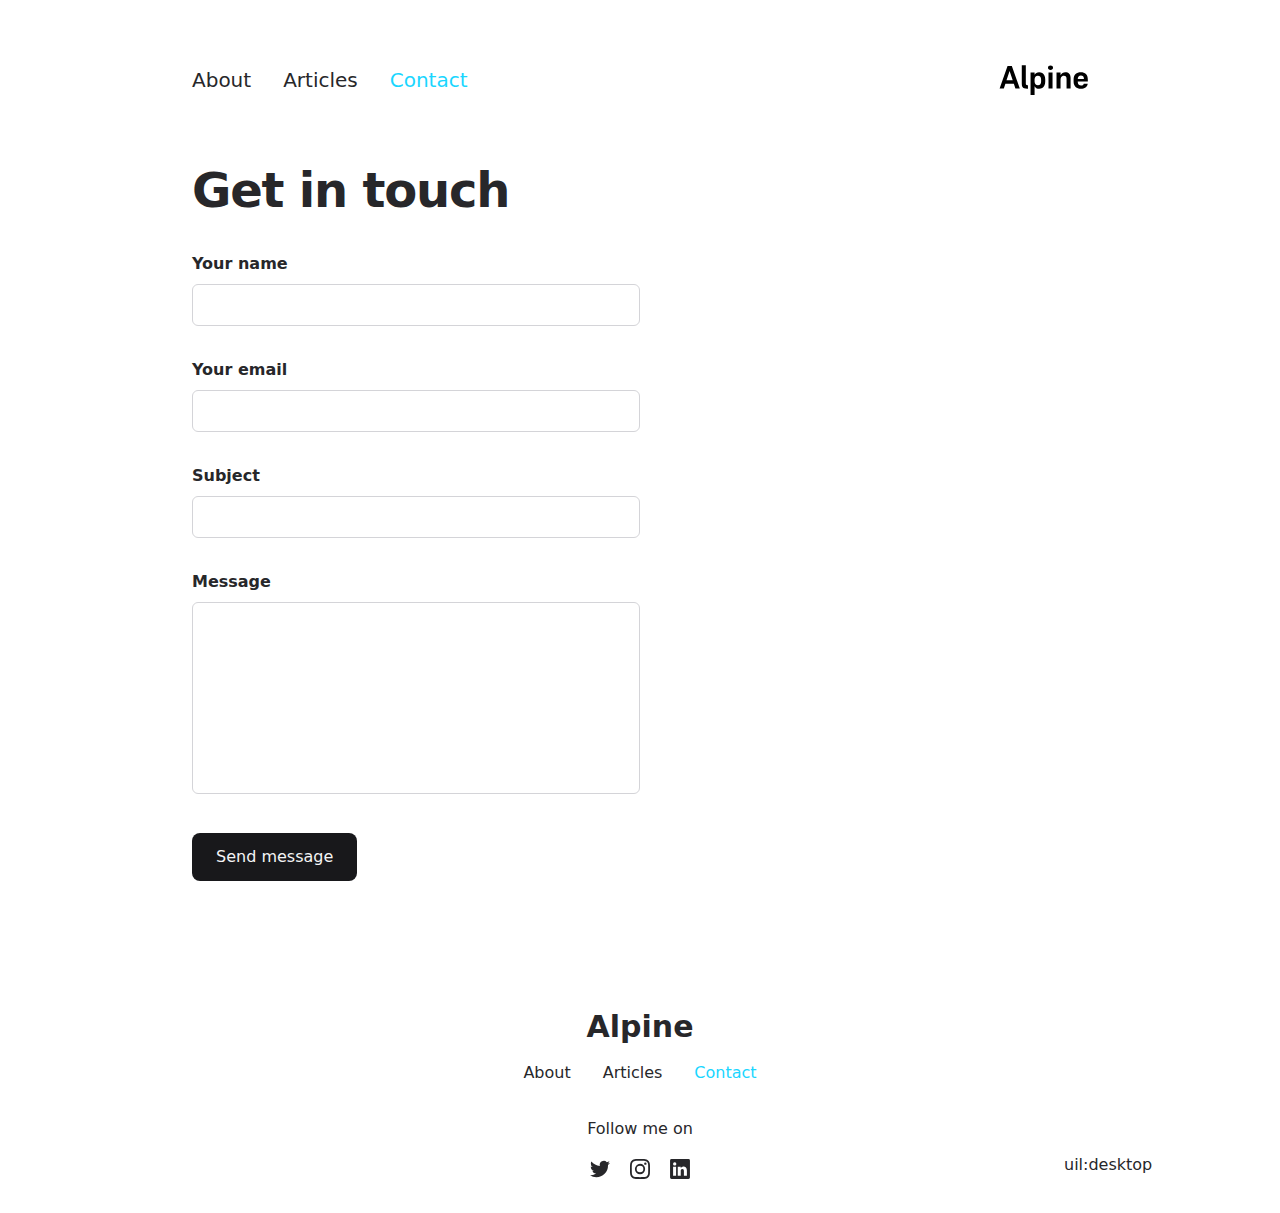
<file: contact/index.html>
<!DOCTYPE html>
<html  lang="en">
<head><meta charset="utf-8">
<meta name="viewport" content="width=device-width, initial-scale=1">
<title>Contact</title>
<meta name="twitter:card" content="summary_large_image">
<meta name="description" content="The minimalist blog theme">
<meta property="og:description" content="The minimalist blog theme">
<meta property="og:image" content="/social-card-preview.png">
<meta property="og:image:width" content="400">
<meta property="og:image:height" content="300">
<meta property="og:image:alt" content="An image showcasing my project.">
<meta property="og:title" content="Contact">
<link rel="preload" as="fetch" crossorigin="anonymous" href="/contact/_payload.json">
<link rel="stylesheet" href="/_nuxt/entry.4f0972c0.css">
<link rel="stylesheet" href="/_nuxt/DocumentDrivenNotFound.1398aec6.css">
<link rel="stylesheet" href="/_nuxt/ProseH1.c07a11e7.css">
<link rel="stylesheet" href="/_nuxt/ContactForm.3b807908.css">
<link rel="stylesheet" href="/_nuxt/Input.3cfa579a.css">
<link rel="stylesheet" href="/_nuxt/Button.2464ca7e.css">
<link rel="modulepreload" as="script" crossorigin href="/_nuxt/entry.bf9ca460.js">
<link rel="modulepreload" as="script" crossorigin href="/_nuxt/NuxtImg.2859923d.js">
<link rel="modulepreload" as="script" crossorigin href="/_nuxt/document-driven.1216ae5d.js">
<link rel="modulepreload" as="script" crossorigin href="/_nuxt/DocumentDrivenEmpty.71ac7e77.js">
<link rel="modulepreload" as="script" crossorigin href="/_nuxt/ContentRenderer.a2eaa775.js">
<link rel="modulepreload" as="script" crossorigin href="/_nuxt/ContentRendererMarkdown.vue.80173510.js">
<link rel="modulepreload" as="script" crossorigin href="/_nuxt/DocumentDrivenNotFound.8765ea31.js">
<link rel="modulepreload" as="script" crossorigin href="/_nuxt/default.ddda1bc0.js">
<link rel="modulepreload" as="script" crossorigin href="/_nuxt/ContentRendererMarkdown.6f22e317.js">
<link rel="modulepreload" as="script" crossorigin href="/_nuxt/ProseH1.3a73c35d.js">
<link rel="modulepreload" as="script" crossorigin href="/_nuxt/ContactForm.524ba504.js">
<link rel="modulepreload" as="script" crossorigin href="/_nuxt/Input.9ae8f718.js">
<link rel="modulepreload" as="script" crossorigin href="/_nuxt/Button.5914bca2.js">
<link rel="prefetch" as="style" href="/_nuxt/article.d0937bac.css">
<link rel="prefetch" as="style" href="/_nuxt/ProseA.f70b28a1.css">
<link rel="prefetch" as="script" crossorigin href="/_nuxt/article.0509e26b.js">
<link rel="prefetch" as="script" crossorigin href="/_nuxt/ProseA.a5638a42.js">
<link rel="prefetch" as="script" crossorigin href="/_nuxt/date.824a539b.js">
<link rel="prefetch" as="script" crossorigin href="/_nuxt/page.a7907594.js">
<link rel="prefetch" as="script" crossorigin href="/_nuxt/client-db.38203109.js">
<link rel="prefetch" as="script" crossorigin href="/_nuxt/debug.60222e84.js">
<link rel="prefetch" as="style" href="/_nuxt/useStudio.d8705cff.css">
<link rel="prefetch" as="script" crossorigin href="/_nuxt/useStudio.a66fb98a.js">
<link rel="prefetch" as="style" href="/_nuxt/error-404.7910d5ca.css">
<link rel="prefetch" as="script" crossorigin href="/_nuxt/error-404.c253d8d5.js">
<link rel="prefetch" as="style" href="/_nuxt/error-500.1db01289.css">
<link rel="prefetch" as="script" crossorigin href="/_nuxt/error-500.dfff0b41.js">
<script type="module" src="/_nuxt/entry.bf9ca460.js" crossorigin></script><style id="pinceau-runtime-hydratable">@media{.phy[--]{--puid:KnM4Tc-v;}.pv-Iq0FvV{max-width:var(--elements-container-maxWidth);padding-left:var(--elements-container-padding-mobile);padding-right:var(--elements-container-padding-mobile);}@media (min-width: 475px){.pv-Iq0FvV{padding-left:var(--elements-container-padding-xs);padding-right:var(--elements-container-padding-xs);}}@media (min-width: 640px){.pv-Iq0FvV{padding-left:var(--elements-container-padding-sm);padding-right:var(--elements-container-padding-sm);}}@media (min-width: 768px){.pv-Iq0FvV{padding-left:var(--elements-container-padding-md);padding-right:var(--elements-container-padding-md);}}} </style><style id="pinceau-theme">@media { :root {--pinceau-mq: initial; --alpine-readableLine: 68ch;--alpine-backdrop-backgroundColor: #f4f4f5b3;--prose-code-inline-padding: 0.2rem 0.375rem 0.2rem 0.375rem;--prose-code-block-backdropFilter: contrast(1);--prose-code-block-border-style: solid;--prose-code-block-border-width: 1px;--prose-tbody-tr-borderBottom-style: dashed;--prose-tbody-tr-borderBottom-width: 1px;--prose-th-textAlign: inherit;--prose-thead-borderBottom-style: solid;--prose-thead-borderBottom-width: 1px;--prose-thead-border-style: solid;--prose-thead-border-width: 0px;--prose-table-textAlign: start;--prose-hr-width: 1px;--prose-hr-style: solid;--prose-li-listStylePosition: outside;--prose-ol-li-markerColor: currentColor;--prose-ol-paddingInlineStart: 21px;--prose-ol-listStyleType: decimal;--prose-ul-li-markerColor: currentColor;--prose-ul-paddingInlineStart: 21px;--prose-ul-listStyleType: disc;--prose-blockquote-border-style: solid;--prose-blockquote-border-width: 4px;--prose-blockquote-quotes: '201C' '201D' '2018' '2019';--prose-blockquote-paddingInlineStart: 24px;--prose-a-code-color-hover: currentColor;--prose-a-code-color-static: currentColor;--prose-a-hasCode-borderBottom: none;--prose-a-border-distance: 2px;--prose-a-border-color-hover: currentColor;--prose-a-border-color-static: currentColor;--prose-a-border-style-hover: solid;--prose-a-border-style-static: dashed;--prose-a-border-width: 1px;--prose-a-color-static: inherit;--prose-a-textDecoration: none;--prose-h6-margin: 3rem 0 2rem;--prose-h5-margin: 3rem 0 2rem;--prose-h4-margin: 3rem 0 2rem;--prose-h3-margin: 3rem 0 2rem;--prose-h2-margin: 3rem 0 2rem;--prose-h1-margin: 0 0 2rem;--prose-p-fontSize: 18px;--typography-lead-loose: 2;--typography-lead-relaxed: 1.625;--typography-lead-normal: 1.5;--typography-lead-snug: 1.375;--typography-lead-tight: 1.25;--typography-lead-none: 1;--typography-lead-10: 2.5rem;--typography-lead-9: 2.25rem;--typography-lead-8: 2rem;--typography-lead-7: 1.75rem;--typography-lead-6: 1.5rem;--typography-lead-5: 1.25rem;--typography-lead-4: 1rem;--typography-lead-3: .75rem;--typography-lead-2: .5rem;--typography-lead-1: .025rem;--typography-fontWeight-black: 900;--typography-fontWeight-extrabold: 800;--typography-fontWeight-bold: 700;--typography-fontWeight-semibold: 600;--typography-fontWeight-medium: 500;--typography-fontWeight-normal: 400;--typography-fontWeight-light: 300;--typography-fontWeight-extralight: 200;--typography-fontWeight-thin: 100;--typography-fontSize-9xl: 128px;--typography-fontSize-8xl: 96px;--typography-fontSize-7xl: 72px;--typography-fontSize-6xl: 60px;--typography-fontSize-5xl: 48px;--typography-fontSize-4xl: 36px;--typography-fontSize-3xl: 30px;--typography-fontSize-2xl: 24px;--typography-fontSize-xl: 20px;--typography-fontSize-lg: 18px;--typography-fontSize-base: 16px;--typography-fontSize-sm: 14px;--typography-fontSize-xs: 12px;--typography-letterSpacing-wide: 0.025em;--typography-letterSpacing-tight: -0.025em;--typography-verticalMargin-base: 24px;--typography-verticalMargin-sm: 16px;--elements-border-secondary-hover: [object Object];--elements-backdrop-background: #fffc;--elements-backdrop-filter: saturate(200%) blur(20px);--elements-container-maxWidth: 64rem;--lead-loose: 2;--lead-relaxed: 1.625;--lead-normal: 1.5;--lead-snug: 1.375;--lead-tight: 1.25;--lead-none: 1;--lead-10: 2.5rem;--lead-9: 2.25rem;--lead-8: 2rem;--lead-7: 1.75rem;--lead-6: 1.5rem;--lead-5: 1.25rem;--lead-4: 1rem;--lead-3: .75rem;--lead-2: .5rem;--lead-1: .025rem;--letterSpacing-widest: 0.1em;--letterSpacing-wider: 0.05em;--letterSpacing-wide: 0.025em;--letterSpacing-normal: 0em;--letterSpacing-tight: -0.025em;--letterSpacing-tighter: -0.05em;--fontSize-9xl: 8rem;--fontSize-8xl: 6rem;--fontSize-7xl: 4.5rem;--fontSize-6xl: 3.75rem;--fontSize-5xl: 3rem;--fontSize-4xl: 2.25rem;--fontSize-3xl: 1.875rem;--fontSize-2xl: 1.5rem;--fontSize-xl: 1.25rem;--fontSize-lg: 1.125rem;--fontSize-base: 1rem;--fontSize-sm: 0.875rem;--fontSize-xs: 0.75rem;--fontWeight-black: 900;--fontWeight-extrabold: 800;--fontWeight-bold: 700;--fontWeight-semibold: 600;--fontWeight-medium: 500;--fontWeight-normal: 400;--fontWeight-light: 300;--fontWeight-extralight: 200;--fontWeight-thin: 100;--font-mono: ui-monospace, SFMono-Regular, Menlo, Monaco, Consolas, Liberation Mono, Courier New, monospace;--font-serif: ui-serif, Georgia, Cambria, Times New Roman, Times, serif;--font-sans: ui-sans-serif, system-ui, -apple-system, BlinkMacSystemFont, Segoe UI, Roboto, Helvetica Neue, Arial, Noto Sans, sans-serif, Apple Color Emoji, Segoe UI Emoji, Segoe UI Symbol, Noto Color Emoji;--opacity-total: 1;--opacity-high: 0.8;--opacity-medium: 0.5;--opacity-soft: 0.3;--opacity-light: 0.15;--opacity-bright: 0.1;--opacity-noOpacity: 0;--borderWidth-lg: 3px;--borderWidth-md: 2px;--borderWidth-sm: 1px;--borderWidth-noBorder: 0;--space-rem-875: 0.875rem;--space-rem-625: 0.625rem;--space-rem-375: 0.375rem;--space-rem-125: 0.125rem;--space-px: 1px;--space-128: 32rem;--space-96: 24rem;--space-80: 20rem;--space-72: 18rem;--space-64: 16rem;--space-60: 15rem;--space-56: 14rem;--space-52: 13rem;--space-48: 12rem;--space-44: 11rem;--space-40: 10rem;--space-36: 9rem;--space-32: 8rem;--space-28: 7rem;--space-24: 6rem;--space-20: 5rem;--space-16: 4rem;--space-14: 3.5rem;--space-12: 3rem;--space-11: 2.75rem;--space-10: 2.5rem;--space-9: 2.25rem;--space-8: 2rem;--space-7: 1.75rem;--space-6: 1.5rem;--space-5: 1.25rem;--space-4: 1rem;--space-3: 0.75rem;--space-2: 0.5rem;--space-1: 0.25rem;--space-0: 0px;--size-full: 100%;--size-7xl: 80rem;--size-6xl: 72rem;--size-5xl: 64rem;--size-4xl: 56rem;--size-3xl: 48rem;--size-2xl: 42rem;--size-xl: 36rem;--size-lg: 32rem;--size-md: 28rem;--size-sm: 24rem;--size-xs: 20rem;--size-200: 200px;--size-104: 104px;--size-80: 80px;--size-64: 64px;--size-56: 56px;--size-48: 48px;--size-40: 40px;--size-32: 32px;--size-24: 24px;--size-20: 20px;--size-16: 16px;--size-12: 12px;--size-8: 8px;--size-6: 6px;--size-4: 4px;--size-2: 2px;--size-0: 0px;--radii-full: 9999px;--radii-3xl: 1.75rem;--radii-2xl: 1.5rem;--radii-xl: 1rem;--radii-lg: 0.75rem;--radii-md: 0.5rem;--radii-sm: 0.375rem;--radii-xs: 0.25rem;--radii-2xs: 0.125rem;--radii-none: 0px;--shadow-none: 0px 0px 0px 0px transparent;--shadow-lg: 0px 10px 15px -3px #000000, 0px 4px 6px -4px #000000;--shadow-md: 0px 4px 6px -1px #000000, 0px 2px 4px -2px #000000;--shadow-sm: 0px 1px 3px 0px #000000, 0px 1px 2px -1px #000000;--shadow-xs: 0px 1px 2px 0px #000000;--height-screen: 100vh;--width-screen: 100vw;--color-primary-900: #002e38;--color-primary-800: #005c70;--color-primary-700: #008aa9;--color-primary-600: #00b9e1;--color-primary-500: #1ad6ff;--color-primary-400: #40ddff;--color-primary-300: #66e4ff;--color-primary-200: #8deaff;--color-primary-100: #b3f1ff;--color-primary-50: #d9f8ff;--color-ruby-900: #380011;--color-ruby-800: #700021;--color-ruby-700: #a90032;--color-ruby-600: #e10043;--color-ruby-500: #ff1a5e;--color-ruby-400: #ff4079;--color-ruby-300: #ff6694;--color-ruby-200: #ff8dae;--color-ruby-100: #ffb3c9;--color-ruby-50: #ffd9e4;--color-pink-900: #380025;--color-pink-800: #70004b;--color-pink-700: #a90070;--color-pink-600: #e10095;--color-pink-500: #ff1ab2;--color-pink-400: #ff40bf;--color-pink-300: #ff66cc;--color-pink-200: #ff8dd8;--color-pink-100: #ffb3e5;--color-pink-50: #ffd9f2;--color-purple-900: #190038;--color-purple-800: #330070;--color-purple-700: #4c00a9;--color-purple-600: #6500e1;--color-purple-500: #811aff;--color-purple-400: #9640ff;--color-purple-300: #ab66ff;--color-purple-200: #c08dff;--color-purple-100: #d5b3ff;--color-purple-50: #ead9ff;--color-royalblue-900: #0b0531;--color-royalblue-800: #160a62;--color-royalblue-700: #211093;--color-royalblue-600: #2c15c4;--color-royalblue-500: #4127e8;--color-royalblue-400: #614bec;--color-royalblue-300: #806ff0;--color-royalblue-200: #a093f3;--color-royalblue-100: #c0b7f7;--color-royalblue-50: #dfdbfb;--color-indigoblue-900: #001238;--color-indigoblue-800: #002370;--color-indigoblue-700: #0035a9;--color-indigoblue-600: #0047e1;--color-indigoblue-500: #1a62ff;--color-indigoblue-400: #407cff;--color-indigoblue-300: #6696ff;--color-indigoblue-200: #8db0ff;--color-indigoblue-100: #b3cbff;--color-indigoblue-50: #d9e5ff;--color-blue-900: #002438;--color-blue-800: #004870;--color-blue-700: #006ca9;--color-blue-600: #0090e1;--color-blue-500: #1aadff;--color-blue-400: #40bbff;--color-blue-300: #66c8ff;--color-blue-200: #8dd6ff;--color-blue-100: #b3e4ff;--color-blue-50: #d9f1ff;--color-lightblue-900: #002e38;--color-lightblue-800: #005c70;--color-lightblue-700: #008aa9;--color-lightblue-600: #00b9e1;--color-lightblue-500: #1ad6ff;--color-lightblue-400: #40ddff;--color-lightblue-300: #66e4ff;--color-lightblue-200: #8deaff;--color-lightblue-100: #b3f1ff;--color-lightblue-50: #d9f8ff;--color-teal-900: #062a28;--color-teal-800: #0b544f;--color-teal-700: #117d77;--color-teal-600: #16a79e;--color-teal-500: #1cd1c6;--color-teal-400: #36e4da;--color-teal-300: #5fe9e1;--color-teal-200: #87efe9;--color-teal-100: #aff4f0;--color-teal-50: #d7faf8;--color-pear-900: #2a2b09;--color-pear-800: #545512;--color-pear-700: #7e801b;--color-pear-600: #a8aa24;--color-pear-500: #d0d32f;--color-pear-400: #d8da52;--color-pear-300: #e0e274;--color-pear-200: #e8e997;--color-pear-100: #eff0ba;--color-pear-50: #f7f8dc;--color-red-900: #380300;--color-red-800: #700700;--color-red-700: #a90a00;--color-red-600: #e10e00;--color-red-500: #ff281a;--color-red-400: #ff4c40;--color-red-300: #ff7066;--color-red-200: #ff948d;--color-red-100: #ffb7b3;--color-red-50: #ffdbd9;--color-orange-900: #381800;--color-orange-800: #702f00;--color-orange-700: #a94700;--color-orange-600: #e15e00;--color-orange-500: #ff7a1a;--color-orange-400: #ff9040;--color-orange-300: #ffa666;--color-orange-200: #ffbd8d;--color-orange-100: #ffd3b3;--color-orange-50: #ffe9d9;--color-yellow-900: #362b03;--color-yellow-800: #6d5605;--color-yellow-700: #a38108;--color-yellow-600: #daac0a;--color-yellow-500: #f5c828;--color-yellow-400: #f7d14c;--color-yellow-300: #f8da70;--color-yellow-200: #fae393;--color-yellow-100: #fcedb7;--color-yellow-50: #fdf6db;--color-green-900: #003f25;--color-green-800: #005e38;--color-green-700: #007e4a;--color-green-600: #009d5d;--color-green-500: #00bd6f;--color-green-400: #00dc82;--color-green-300: #30ffaa;--color-green-200: #83ffcc;--color-green-100: #acffdd;--color-green-50: #d6ffee;--color-gray-900: #18181B;--color-gray-800: #27272A;--color-gray-700: #3f3f46;--color-gray-600: #52525B;--color-gray-500: #71717A;--color-gray-400: #a1a1aa;--color-gray-300: #D4d4d8;--color-gray-200: #e4e4e7;--color-gray-100: #f4f4f5;--color-gray-50: #fafafa;--color-black: #0c0c0d;--color-white: #FFFFFF;--media-portrait: only screen and (orientation: portrait);--media-landscape: only screen and (orientation: landscape);--media-rm: (prefers-reduced-motion: reduce);--media-2xl: (min-width: 1536px);--media-xl: (min-width: 1280px);--media-lg: (min-width: 1024px);--media-md: (min-width: 768px);--media-sm: (min-width: 640px);--media-xs: (min-width: 475px);--alpine-body-color: var(--color-gray-800);--alpine-body-backgroundColor: var(--color-white);--prose-code-inline-fontWeight: var(--typography-fontWeight-normal);--prose-code-inline-fontSize: var(--typography-fontSize-sm);--prose-code-inline-borderRadius: var(--radii-xs);--prose-code-block-pre-padding: var(--typography-verticalMargin-sm);--prose-code-block-margin: var(--typography-verticalMargin-base) 0;--prose-code-block-fontSize: var(--typography-fontSize-sm);--prose-tbody-code-inline-fontSize: var(--typography-fontSize-sm);--prose-tbody-td-padding: var(--typography-verticalMargin-sm);--prose-th-fontWeight: var(--typography-fontWeight-semibold);--prose-th-padding: 0 var(--typography-verticalMargin-sm) var(--typography-verticalMargin-sm) var(--typography-verticalMargin-sm);--prose-table-lineHeight: var(--typography-lead-6);--prose-table-fontSize: var(--typography-fontSize-sm);--prose-table-margin: var(--typography-verticalMargin-base) 0;--prose-hr-margin: var(--typography-verticalMargin-base) 0;--prose-li-margin: var(--typography-verticalMargin-sm) 0;--prose-ol-margin: var(--typography-verticalMargin-base) 0;--prose-ul-margin: var(--typography-verticalMargin-base) 0;--prose-blockquote-margin: var(--typography-verticalMargin-base) 0;--prose-a-code-border-style: var(--prose-a-border-style-static);--prose-a-code-border-width: var(--prose-a-border-width);--prose-a-fontWeight: var(--typography-fontWeight-medium);--prose-img-margin: var(--typography-verticalMargin-base) 0;--prose-strong-fontWeight: var(--typography-fontWeight-semibold);--prose-h6-iconSize: var(--typography-fontSize-base);--prose-h6-fontWeight: var(--typography-fontWeight-semibold);--prose-h6-lineHeight: var(--typography-lead-normal);--prose-h6-fontSize: var(--typography-fontSize-lg);--prose-h5-iconSize: var(--typography-fontSize-lg);--prose-h5-fontWeight: var(--typography-fontWeight-semibold);--prose-h5-lineHeight: var(--typography-lead-snug);--prose-h5-fontSize: var(--typography-fontSize-xl);--prose-h4-iconSize: var(--typography-fontSize-lg);--prose-h4-letterSpacing: var(--typography-letterSpacing-tight);--prose-h4-fontWeight: var(--typography-fontWeight-semibold);--prose-h4-lineHeight: var(--typography-lead-snug);--prose-h4-fontSize: var(--typography-fontSize-2xl);--prose-h3-iconSize: var(--typography-fontSize-xl);--prose-h3-letterSpacing: var(--typography-letterSpacing-tight);--prose-h3-fontWeight: var(--typography-fontWeight-semibold);--prose-h3-lineHeight: var(--typography-lead-snug);--prose-h3-fontSize: var(--typography-fontSize-3xl);--prose-h2-iconSize: var(--typography-fontSize-2xl);--prose-h2-letterSpacing: var(--typography-letterSpacing-tight);--prose-h2-fontWeight: var(--typography-fontWeight-semibold);--prose-h2-lineHeight: var(--typography-lead-tight);--prose-h2-fontSize: var(--typography-fontSize-4xl);--prose-h1-iconSize: var(--typography-fontSize-3xl);--prose-h1-letterSpacing: var(--typography-letterSpacing-tight);--prose-h1-fontWeight: var(--typography-fontWeight-bold);--prose-h1-lineHeight: var(--typography-lead-tight);--prose-h1-fontSize: var(--typography-fontSize-5xl);--prose-p-br-margin: var(--typography-verticalMargin-base) 0 0 0;--prose-p-margin: var(--typography-verticalMargin-base) 0;--prose-p-lineHeight: var(--typography-lead-normal);--typography-color-primary-900: var(--color-primary-900);--typography-color-primary-800: var(--color-primary-800);--typography-color-primary-700: var(--color-primary-700);--typography-color-primary-600: var(--color-primary-600);--typography-color-primary-500: var(--color-primary-500);--typography-color-primary-400: var(--color-primary-400);--typography-color-primary-300: var(--color-primary-300);--typography-color-primary-200: var(--color-primary-200);--typography-color-primary-100: var(--color-primary-100);--typography-color-primary-50: var(--color-primary-50);--typography-font-code: var(--font-mono);--typography-font-body: var(--font-sans);--typography-font-display: var(--font-sans);--typography-body-backgroundColor: var(--color-white);--typography-body-color: var(--color-black);--elements-state-danger-borderColor-secondary: var(--color-red-200);--elements-state-danger-borderColor-primary: var(--color-red-100);--elements-state-danger-backgroundColor-secondary: var(--color-red-100);--elements-state-danger-backgroundColor-primary: var(--color-red-50);--elements-state-danger-color-secondary: var(--color-red-600);--elements-state-danger-color-primary: var(--color-red-500);--elements-state-warning-borderColor-secondary: var(--color-yellow-200);--elements-state-warning-borderColor-primary: var(--color-yellow-100);--elements-state-warning-backgroundColor-secondary: var(--color-yellow-100);--elements-state-warning-backgroundColor-primary: var(--color-yellow-50);--elements-state-warning-color-secondary: var(--color-yellow-700);--elements-state-warning-color-primary: var(--color-yellow-600);--elements-state-success-borderColor-secondary: var(--color-green-200);--elements-state-success-borderColor-primary: var(--color-green-100);--elements-state-success-backgroundColor-secondary: var(--color-green-100);--elements-state-success-backgroundColor-primary: var(--color-green-50);--elements-state-success-color-secondary: var(--color-green-600);--elements-state-success-color-primary: var(--color-green-500);--elements-state-info-borderColor-secondary: var(--color-blue-200);--elements-state-info-borderColor-primary: var(--color-blue-100);--elements-state-info-backgroundColor-secondary: var(--color-blue-100);--elements-state-info-backgroundColor-primary: var(--color-blue-50);--elements-state-info-color-secondary: var(--color-blue-600);--elements-state-info-color-primary: var(--color-blue-500);--elements-state-primary-borderColor-secondary: var(--color-primary-200);--elements-state-primary-borderColor-primary: var(--color-primary-100);--elements-state-primary-backgroundColor-secondary: var(--color-primary-100);--elements-state-primary-backgroundColor-primary: var(--color-primary-50);--elements-state-primary-color-secondary: var(--color-primary-700);--elements-state-primary-color-primary: var(--color-primary-600);--elements-surface-secondary-backgroundColor: var(--color-gray-200);--elements-surface-primary-backgroundColor: var(--color-gray-100);--elements-surface-background-base: var(--color-gray-100);--elements-border-secondary-static: var(--color-gray-200);--elements-border-primary-hover: var(--color-gray-200);--elements-border-primary-static: var(--color-gray-100);--elements-container-padding-md: var(--space-16);--elements-container-padding-sm: var(--space-12);--elements-container-padding-xs: var(--space-8);--elements-container-padding-mobile: var(--space-6);--elements-text-secondary-color-hover: var(--color-gray-700);--elements-text-secondary-color-static: var(--color-gray-500);--elements-text-primary-color-static: var(--color-gray-900);--text-6xl-lineHeight: var(--lead-none);--text-6xl-fontSize: var(--fontSize-6xl);--text-5xl-lineHeight: var(--lead-none);--text-5xl-fontSize: var(--fontSize-5xl);--text-4xl-lineHeight: var(--lead-10);--text-4xl-fontSize: var(--fontSize-4xl);--text-3xl-lineHeight: var(--lead-9);--text-3xl-fontSize: var(--fontSize-3xl);--text-2xl-lineHeight: var(--lead-8);--text-2xl-fontSize: var(--fontSize-2xl);--text-xl-lineHeight: var(--lead-7);--text-xl-fontSize: var(--fontSize-xl);--text-lg-lineHeight: var(--lead-7);--text-lg-fontSize: var(--fontSize-lg);--text-base-lineHeight: var(--lead-6);--text-base-fontSize: var(--fontSize-base);--text-sm-lineHeight: var(--lead-5);--text-sm-fontSize: var(--fontSize-sm);--text-xs-lineHeight: var(--lead-4);--text-xs-fontSize: var(--fontSize-xs);--shadow-2xl: 0px 25px 50px -12px var(--color-gray-900);--shadow-xl: 0px 20px 25px -5px var(--color-gray-400), 0px 8px 10px -6px #000000;--color-secondary-900: var(--color-gray-900);--color-secondary-800: var(--color-gray-800);--color-secondary-700: var(--color-gray-700);--color-secondary-600: var(--color-gray-600);--color-secondary-500: var(--color-gray-500);--color-secondary-400: var(--color-gray-400);--color-secondary-300: var(--color-gray-300);--color-secondary-200: var(--color-gray-200);--color-secondary-100: var(--color-gray-100);--color-secondary-50: var(--color-gray-50);--prose-a-code-background-hover: var(--typography-color-primary-50);--prose-a-code-border-color-hover: var(--typography-color-primary-500);--prose-a-color-hover: var(--typography-color-primary-500);--typography-color-secondary-900: var(--color-secondary-900);--typography-color-secondary-800: var(--color-secondary-800);--typography-color-secondary-700: var(--color-secondary-700);--typography-color-secondary-600: var(--color-secondary-600);--typography-color-secondary-500: var(--color-secondary-500);--typography-color-secondary-400: var(--color-secondary-400);--typography-color-secondary-300: var(--color-secondary-300);--typography-color-secondary-200: var(--color-secondary-200);--typography-color-secondary-100: var(--color-secondary-100);--typography-color-secondary-50: var(--color-secondary-50);--prose-code-inline-backgroundColor: var(--typography-color-secondary-100);--prose-code-inline-color: var(--typography-color-secondary-700);--prose-code-block-backgroundColor: var(--typography-color-secondary-100);--prose-code-block-color: var(--typography-color-secondary-700);--prose-code-block-border-color: var(--typography-color-secondary-200);--prose-tbody-tr-borderBottom-color: var(--typography-color-secondary-200);--prose-th-color: var(--typography-color-secondary-600);--prose-thead-borderBottom-color: var(--typography-color-secondary-200);--prose-thead-border-color: var(--typography-color-secondary-300);--prose-hr-color: var(--typography-color-secondary-200);--prose-blockquote-border-color: var(--typography-color-secondary-200);--prose-blockquote-color: var(--typography-color-secondary-500);--prose-a-code-border-color-static: var(--typography-color-secondary-400); } }@media { :root.dark {--pinceau-mq: dark; --alpine-backdrop-backgroundColor: #18181bb3;--prose-code-block-backdropFilter: contrast(1);--prose-ol-li-markerColor: currentColor;--prose-ul-li-markerColor: currentColor;--prose-a-code-color-hover: currentColor;--prose-a-code-color-static: currentColor;--prose-a-border-color-hover: currentColor;--prose-a-border-color-static: currentColor;--prose-a-color-static: inherit;--elements-backdrop-background: #0c0d0ccc;--alpine-body-color: var(--color-gray-200);--alpine-body-backgroundColor: var(--color-black);--typography-body-backgroundColor: var(--color-black);--typography-body-color: var(--color-white);--elements-state-danger-borderColor-secondary: var(--color-red-700);--elements-state-danger-borderColor-primary: var(--color-red-800);--elements-state-danger-backgroundColor-secondary: var(--color-red-800);--elements-state-danger-backgroundColor-primary: var(--color-red-900);--elements-state-danger-color-secondary: var(--color-red-200);--elements-state-danger-color-primary: var(--color-red-300);--elements-state-warning-borderColor-secondary: var(--color-yellow-700);--elements-state-warning-borderColor-primary: var(--color-yellow-800);--elements-state-warning-backgroundColor-secondary: var(--color-yellow-800);--elements-state-warning-backgroundColor-primary: var(--color-yellow-900);--elements-state-warning-color-secondary: var(--color-yellow-200);--elements-state-warning-color-primary: var(--color-yellow-400);--elements-state-success-borderColor-secondary: var(--color-green-700);--elements-state-success-borderColor-primary: var(--color-green-800);--elements-state-success-backgroundColor-secondary: var(--color-green-800);--elements-state-success-backgroundColor-primary: var(--color-green-900);--elements-state-success-color-secondary: var(--color-green-200);--elements-state-success-color-primary: var(--color-green-400);--elements-state-info-borderColor-secondary: var(--color-blue-700);--elements-state-info-borderColor-primary: var(--color-blue-800);--elements-state-info-backgroundColor-secondary: var(--color-blue-800);--elements-state-info-backgroundColor-primary: var(--color-blue-900);--elements-state-info-color-secondary: var(--color-blue-200);--elements-state-info-color-primary: var(--color-blue-400);--elements-state-primary-borderColor-secondary: var(--color-primary-700);--elements-state-primary-borderColor-primary: var(--color-primary-800);--elements-state-primary-backgroundColor-secondary: var(--color-primary-800);--elements-state-primary-backgroundColor-primary: var(--color-primary-900);--elements-state-primary-color-secondary: var(--color-primary-200);--elements-state-primary-color-primary: var(--color-primary-400);--elements-surface-secondary-backgroundColor: var(--color-gray-800);--elements-surface-primary-backgroundColor: var(--color-gray-900);--elements-surface-background-base: var(--color-gray-900);--elements-border-secondary-static: var(--color-gray-800);--elements-border-primary-hover: var(--color-gray-800);--elements-border-primary-static: var(--color-gray-900);--elements-text-secondary-color-hover: var(--color-gray-200);--elements-text-secondary-color-static: var(--color-gray-400);--elements-text-primary-color-static: var(--color-gray-50);--prose-a-code-background-hover: var(--typography-color-primary-900);--prose-a-code-border-color-hover: var(--typography-color-primary-600);--prose-a-color-hover: var(--typography-color-primary-400);--prose-code-inline-backgroundColor: var(--typography-color-secondary-800);--prose-code-inline-color: var(--typography-color-secondary-200);--prose-code-block-backgroundColor: var(--typography-color-secondary-900);--prose-code-block-color: var(--typography-color-secondary-200);--prose-code-block-border-color: var(--typography-color-secondary-800);--prose-tbody-tr-borderBottom-color: var(--typography-color-secondary-800);--prose-th-color: var(--typography-color-secondary-400);--prose-thead-borderBottom-color: var(--typography-color-secondary-800);--prose-thead-border-color: var(--typography-color-secondary-600);--prose-hr-color: var(--typography-color-secondary-800);--prose-blockquote-border-color: var(--typography-color-secondary-700);--prose-blockquote-color: var(--typography-color-secondary-400);--prose-a-code-border-color-static: var(--typography-color-secondary-600); } }</style><script>"use strict";(()=>{const a=window,e=document.documentElement,m=["dark","light"],c=window&&window.localStorage&&window.localStorage.getItem&&window.localStorage.getItem("nuxt-color-mode")||"system";let n=c==="system"?d():c;const l=e.getAttribute("data-color-mode-forced");l&&(n=l),i(n),a["__NUXT_COLOR_MODE__"]={preference:c,value:n,getColorScheme:d,addColorScheme:i,removeColorScheme:f};function i(o){const t=""+o+"",s="";e.classList?e.classList.add(t):e.className+=" "+t,s&&e.setAttribute("data-"+s,o)}function f(o){const t=""+o+"",s="";e.classList?e.classList.remove(t):e.className=e.className.replace(new RegExp(t,"g"),""),s&&e.removeAttribute("data-"+s)}function r(o){return a.matchMedia("(prefers-color-scheme"+o+")")}function d(){if(a.matchMedia&&r("").media!=="not all"){for(const o of m)if(r(":"+o).matches)return o}return"light"}})();
</script></head>
<body ><div id="__nuxt"><div class="container pv-Iq0FvV pc-KnM4Tc app-layout" data-v-3f5c42ee data-v-77841c0a><!--[--><div class="nuxt-progress" style="width:0%;height:3px;opacity:0;background-size:Infinity% auto;" data-v-3f5c42ee></div><header class="right" data-v-3f5c42ee data-v-c735cda3><div class="menu" data-v-c735cda3><button aria-label="Navigation Menu" data-v-c735cda3><svg width="24" height="24" viewBox="0 0 68 68" fill="currentColor" xmlns="http://www.w3.org/2000/svg" data-v-c735cda3><path d="M8 34C8 32.1362 8 31.2044 8.30448 30.4693C8.71046 29.4892 9.48915 28.7105 10.4693 28.3045C11.2044 28 12.1362 28 14 28C15.8638 28 16.7956 28 17.5307 28.3045C18.5108 28.7105 19.2895 29.4892 19.6955 30.4693C20 31.2044 20 32.1362 20 34C20 35.8638 20 36.7956 19.6955 37.5307C19.2895 38.5108 18.5108 39.2895 17.5307 39.6955C16.7956 40 15.8638 40 14 40C12.1362 40 11.2044 40 10.4693 39.6955C9.48915 39.2895 8.71046 38.5108 8.30448 37.5307C8 36.7956 8 35.8638 8 34Z" data-v-c735cda3></path><path d="M28 34C28 32.1362 28 31.2044 28.3045 30.4693C28.7105 29.4892 29.4892 28.7105 30.4693 28.3045C31.2044 28 32.1362 28 34 28C35.8638 28 36.7956 28 37.5307 28.3045C38.5108 28.7105 39.2895 29.4892 39.6955 30.4693C40 31.2044 40 32.1362 40 34C40 35.8638 40 36.7956 39.6955 37.5307C39.2895 38.5108 38.5108 39.2895 37.5307 39.6955C36.7956 40 35.8638 40 34 40C32.1362 40 31.2044 40 30.4693 39.6955C29.4892 39.2895 28.7105 38.5108 28.3045 37.5307C28 36.7956 28 35.8638 28 34Z" data-v-c735cda3></path><path d="M48 34C48 32.1362 48 31.2044 48.3045 30.4693C48.7105 29.4892 49.4892 28.7105 50.4693 28.3045C51.2044 28 52.1362 28 54 28C55.8638 28 56.7956 28 57.5307 28.3045C58.5108 28.7105 59.2895 29.4892 59.6955 30.4693C60 31.2044 60 32.1362 60 34C60 35.8638 60 36.7956 59.6955 37.5307C59.2895 38.5108 58.5108 39.2895 57.5307 39.6955C56.7956 40 55.8638 40 54 40C52.1362 40 51.2044 40 50.4693 39.6955C49.4892 39.2895 48.7105 38.5108 48.3045 37.5307C48 36.7956 48 35.8638 48 34Z" data-v-c735cda3></path></svg></button></div><div class="overlay" data-v-c735cda3><nav data-v-c735cda3 data-v-49c85456><ul data-v-49c85456><!--[--><li data-v-49c85456><a href="/" class="" data-v-49c85456><span class="underline-fx" data-v-49c85456></span> About</a></li><li data-v-49c85456><a href="/articles" class="" data-v-49c85456><span class="underline-fx" data-v-49c85456></span> Articles</a></li><li data-v-49c85456><a aria-current="page" href="/contact" class="router-link-active router-link-exact-active" data-v-49c85456><span class="underline-fx" data-v-49c85456></span> Contact</a></li><!--]--></ul></nav></div><div class="logo" data-v-c735cda3><a href="/" class="" data-v-c735cda3><img src="/logo-dark.svg" class="dark-img" alt="alpine" width="89" height="31" data-v-c735cda3><img src="/logo.svg" class="light-img" alt="alpine" width="89" height="31" data-v-c735cda3></a></div><div class="main-nav" data-v-c735cda3><nav data-v-c735cda3 data-v-49c85456><ul data-v-49c85456><!--[--><li data-v-49c85456><a href="/" class="" data-v-49c85456><span class="underline-fx" data-v-49c85456></span> About</a></li><li data-v-49c85456><a href="/articles" class="" data-v-49c85456><span class="underline-fx" data-v-49c85456></span> Articles</a></li><li data-v-49c85456><a aria-current="page" href="/contact" class="router-link-active router-link-exact-active" data-v-49c85456><span class="underline-fx" data-v-49c85456></span> Contact</a></li><!--]--></ul></nav></div></header><!--[--><div class="document-driven-page"><main><!--[--><div><h1 id="get-in-touch" data-v-17f142b8><a aria-current="page" href="/contact#get-in-touch" class="router-link-active router-link-exact-active" data-v-17f142b8><!--[-->Get in touch<!--]--><!----></a></h1><form class="contact-form" method="POST" action data-v-483c6896><div class="inputs" data-v-483c6896><!--[--><div data-v-483c6896 data-v-0f2f6104><label for="name" data-v-0f2f6104>Your name</label><input id="name" name="name" value="" type="text" placeholder="" data-v-0f2f6104></div><div data-v-483c6896 data-v-0f2f6104><label for="email" data-v-0f2f6104>Your email</label><input id="email" name="email" value="" type="email" placeholder="" data-v-0f2f6104></div><div data-v-483c6896 data-v-0f2f6104><label for="subject" data-v-0f2f6104>Subject</label><input id="subject" name="subject" value="" type="text" placeholder="" data-v-0f2f6104></div><div data-v-483c6896 data-v-0f2f6104><label for="message" data-v-0f2f6104>Message</label><textarea id="message" name="message" type="textarea" placeholder="" data-v-0f2f6104></textarea></div><!--]--></div><div data-v-483c6896><button type="submit" disabled data-v-483c6896 data-v-028fdba6><!--[-->Send message<!--]--></button></div></form></div><!--]--></main></div><!--]--><footer class="center" data-v-3f5c42ee data-v-6508594d><a href="https://www.github.com/nuxt-themes/alpine" rel="noopener noreferrer" class="credits" data-v-6508594d>Alpine</a><div class="navigation" data-v-6508594d><nav data-v-6508594d data-v-49c85456><ul data-v-49c85456><!--[--><li data-v-49c85456><a href="/" class="" data-v-49c85456><span class="underline-fx" data-v-49c85456></span> About</a></li><li data-v-49c85456><a href="/articles" class="" data-v-49c85456><span class="underline-fx" data-v-49c85456></span> Articles</a></li><li data-v-49c85456><a aria-current="page" href="/contact" class="router-link-active router-link-exact-active" data-v-49c85456><span class="underline-fx" data-v-49c85456></span> Contact</a></li><!--]--></ul></nav></div><p class="message" data-v-6508594d>Follow me on</p><div class="icons" data-v-6508594d><div class="social" data-v-6508594d><!--[--><a href="https://twitter.com/nuxtlabs" rel="noopener noreferrer" target="_blank" title="nuxtlabs" aria-label="nuxtlabs" data-v-a711ad36><svg xmlns="http://www.w3.org/2000/svg" xmlns:xlink="http://www.w3.org/1999/xlink" aria-hidden="true" role="img" class="icon" data-v-a711ad36 style="" width="1em" height="1em" viewBox="0 0 24 24" data-v-5f091540><path fill="currentColor" d="M22 5.8a8.49 8.49 0 0 1-2.36.64a4.13 4.13 0 0 0 1.81-2.27a8.21 8.21 0 0 1-2.61 1a4.1 4.1 0 0 0-7 3.74a11.64 11.64 0 0 1-8.45-4.29a4.16 4.16 0 0 0-.55 2.07a4.09 4.09 0 0 0 1.82 3.41a4.05 4.05 0 0 1-1.86-.51v.05a4.1 4.1 0 0 0 3.3 4a3.93 3.93 0 0 1-1.1.17a4.9 4.9 0 0 1-.77-.07a4.11 4.11 0 0 0 3.83 2.84A8.22 8.22 0 0 1 3 18.34a7.93 7.93 0 0 1-1-.06a11.57 11.57 0 0 0 6.29 1.85A11.59 11.59 0 0 0 20 8.45v-.53a8.43 8.43 0 0 0 2-2.12Z"/></svg></a><a href="https://instagram.com/atinuxt" rel="noopener noreferrer" target="_blank" title="atinuxt" aria-label="atinuxt" data-v-a711ad36><svg xmlns="http://www.w3.org/2000/svg" xmlns:xlink="http://www.w3.org/1999/xlink" aria-hidden="true" role="img" class="icon" data-v-a711ad36 style="" width="1em" height="1em" viewBox="0 0 24 24" data-v-5f091540><path fill="currentColor" d="M17.34 5.46a1.2 1.2 0 1 0 1.2 1.2a1.2 1.2 0 0 0-1.2-1.2Zm4.6 2.42a7.59 7.59 0 0 0-.46-2.43a4.94 4.94 0 0 0-1.16-1.77a4.7 4.7 0 0 0-1.77-1.15a7.3 7.3 0 0 0-2.43-.47C15.06 2 14.72 2 12 2s-3.06 0-4.12.06a7.3 7.3 0 0 0-2.43.47a4.78 4.78 0 0 0-1.77 1.15a4.7 4.7 0 0 0-1.15 1.77a7.3 7.3 0 0 0-.47 2.43C2 8.94 2 9.28 2 12s0 3.06.06 4.12a7.3 7.3 0 0 0 .47 2.43a4.7 4.7 0 0 0 1.15 1.77a4.78 4.78 0 0 0 1.77 1.15a7.3 7.3 0 0 0 2.43.47C8.94 22 9.28 22 12 22s3.06 0 4.12-.06a7.3 7.3 0 0 0 2.43-.47a4.7 4.7 0 0 0 1.77-1.15a4.85 4.85 0 0 0 1.16-1.77a7.59 7.59 0 0 0 .46-2.43c0-1.06.06-1.4.06-4.12s0-3.06-.06-4.12ZM20.14 16a5.61 5.61 0 0 1-.34 1.86a3.06 3.06 0 0 1-.75 1.15a3.19 3.19 0 0 1-1.15.75a5.61 5.61 0 0 1-1.86.34c-1 .05-1.37.06-4 .06s-3 0-4-.06a5.73 5.73 0 0 1-1.94-.3a3.27 3.27 0 0 1-1.1-.75a3 3 0 0 1-.74-1.15a5.54 5.54 0 0 1-.4-1.9c0-1-.06-1.37-.06-4s0-3 .06-4a5.54 5.54 0 0 1 .35-1.9A3 3 0 0 1 5 5a3.14 3.14 0 0 1 1.1-.8A5.73 5.73 0 0 1 8 3.86c1 0 1.37-.06 4-.06s3 0 4 .06a5.61 5.61 0 0 1 1.86.34a3.06 3.06 0 0 1 1.19.8a3.06 3.06 0 0 1 .75 1.1a5.61 5.61 0 0 1 .34 1.9c.05 1 .06 1.37.06 4s-.01 3-.06 4ZM12 6.87A5.13 5.13 0 1 0 17.14 12A5.12 5.12 0 0 0 12 6.87Zm0 8.46A3.33 3.33 0 1 1 15.33 12A3.33 3.33 0 0 1 12 15.33Z"/></svg></a><a href="https://www.linkedin.com/company/nuxtlabs" rel="noopener noreferrer" target="_blank" title="LinkedIn" aria-label="LinkedIn" data-v-a711ad36><svg xmlns="http://www.w3.org/2000/svg" xmlns:xlink="http://www.w3.org/1999/xlink" aria-hidden="true" role="img" class="icon" data-v-a711ad36 style="" width="1em" height="1em" viewBox="0 0 24 24" data-v-5f091540><path fill="currentColor" d="M20.47 2H3.53a1.45 1.45 0 0 0-1.47 1.43v17.14A1.45 1.45 0 0 0 3.53 22h16.94a1.45 1.45 0 0 0 1.47-1.43V3.43A1.45 1.45 0 0 0 20.47 2ZM8.09 18.74h-3v-9h3ZM6.59 8.48a1.56 1.56 0 1 1 0-3.12a1.57 1.57 0 1 1 0 3.12Zm12.32 10.26h-3v-4.83c0-1.21-.43-2-1.52-2A1.65 1.65 0 0 0 12.85 13a2 2 0 0 0-.1.73v5h-3v-9h3V11a3 3 0 0 1 2.71-1.5c2 0 3.45 1.29 3.45 4.06Z"/></svg></a><!--]--></div><div class="color-mode-switch" data-v-6508594d><button aria-label="Color Mode" data-v-6508594d data-v-65be7330><span data-v-65be7330></span></button></div></div></footer><!--]--></div></div><script type="application/json" id="__NUXT_DATA__" data-ssr="true" data-src="/contact/_payload.json">[{"state":1,"_errors":92,"serverRendered":65,"path":7,"prerenderedAt":94},["Reactive",2],{"$sdd-pages":3,"$sdd-surrounds":37,"$sdd-globals":61,"$scolor-mode":63,"$sdd-navigation":66,"$sicons":83},["ShallowRef",4],["ShallowReactive",5],{"/contact":6},{"_path":7,"_dir":8,"_draft":9,"_partial":9,"_locale":8,"title":10,"description":8,"layout":11,"body":12,"_type":32,"_id":33,"_source":34,"_file":35,"_extension":36},"/contact","",false,"Contact","default",{"type":13,"children":14,"toc":29},"root",[15,24],{"type":16,"tag":17,"props":18,"children":20},"element","h1",{"id":19},"get-in-touch",[21],{"type":22,"value":23},"text","Get in touch",{"type":16,"tag":25,"props":26,"children":28},"contact-form",{":fields":27},"[{\"type\":\"text\",\"name\":\"name\",\"label\":\"Your name\",\"required\":true},{\"type\":\"email\",\"name\":\"email\",\"label\":\"Your email\",\"required\":true},{\"type\":\"text\",\"name\":\"subject\",\"label\":\"Subject\",\"required\":false},{\"type\":\"textarea\",\"name\":\"message\",\"label\":\"Message\",\"required\":true}]",[],{"title":8,"searchDepth":30,"depth":30,"links":31},2,[],"markdown","content:3.contact.md","content","3.contact.md","md",["ShallowRef",38],["ShallowReactive",39],{"/contact":40},[41,47],{"_path":42,"_dir":8,"_draft":9,"_partial":9,"_locale":8,"title":43,"description":8,"layout":44,"_type":32,"_id":45,"_source":34,"_file":46,"_extension":36},"/articles","Articles","page","content:2.articles.md","2.articles.md",{"_path":48,"_dir":49,"_draft":9,"_partial":9,"_locale":8,"title":50,"description":51,"cover":52,"author":53,"date":57,"layout":58,"_type":32,"_id":59,"_source":34,"_file":60,"_extension":36},"/articles/get-started","articles","Get started with Alpine","Creating a blog with Alpine is a command away, as well as deploying to many platforms.","/articles/get-started.webp",{"name":54,"avatarUrl":55,"link":56},"Sébastien Chopin","https://pbs.twimg.com/profile_images/1042510623962275840/1Iw_Mvud_400x400.jpg","https://twitter.com/atinux","2022-08-23T00:00:00.000Z","article","content:articles:1.get-started.md","articles/1.get-started.md",["ShallowRef",62],{},{"preference":64,"value":64,"unknown":65,"forced":9},"system",true,[67,70,82],{"title":68,"_path":69,"layout":11},"About","/",{"title":43,"_path":42,"children":71,"layout":44},[72,73,76,79],{"title":50,"_path":48,"layout":58},{"title":74,"_path":75,"layout":58},"Configure Alpine","/articles/configure",{"title":77,"_path":78,"layout":58},"Write Articles","/articles/write-articles",{"title":80,"_path":81,"layout":58},"Customize Alpine","/articles/design-tokens",{"title":10,"_path":7,"layout":11},{"uil:twitter":84,"uil:instagram":88,"uil:linkedin":90},{"left":85,"top":85,"width":86,"height":86,"rotate":85,"vFlip":9,"hFlip":9,"body":87},0,24,"\u003Cpath fill=\"currentColor\" d=\"M22 5.8a8.49 8.49 0 0 1-2.36.64a4.13 4.13 0 0 0 1.81-2.27a8.21 8.21 0 0 1-2.61 1a4.1 4.1 0 0 0-7 3.74a11.64 11.64 0 0 1-8.45-4.29a4.16 4.16 0 0 0-.55 2.07a4.09 4.09 0 0 0 1.82 3.41a4.05 4.05 0 0 1-1.86-.51v.05a4.1 4.1 0 0 0 3.3 4a3.93 3.93 0 0 1-1.1.17a4.9 4.9 0 0 1-.77-.07a4.11 4.11 0 0 0 3.83 2.84A8.22 8.22 0 0 1 3 18.34a7.93 7.93 0 0 1-1-.06a11.57 11.57 0 0 0 6.29 1.85A11.59 11.59 0 0 0 20 8.45v-.53a8.43 8.43 0 0 0 2-2.12Z\"/>",{"left":85,"top":85,"width":86,"height":86,"rotate":85,"vFlip":9,"hFlip":9,"body":89},"\u003Cpath fill=\"currentColor\" d=\"M17.34 5.46a1.2 1.2 0 1 0 1.2 1.2a1.2 1.2 0 0 0-1.2-1.2Zm4.6 2.42a7.59 7.59 0 0 0-.46-2.43a4.94 4.94 0 0 0-1.16-1.77a4.7 4.7 0 0 0-1.77-1.15a7.3 7.3 0 0 0-2.43-.47C15.06 2 14.72 2 12 2s-3.06 0-4.12.06a7.3 7.3 0 0 0-2.43.47a4.78 4.78 0 0 0-1.77 1.15a4.7 4.7 0 0 0-1.15 1.77a7.3 7.3 0 0 0-.47 2.43C2 8.94 2 9.28 2 12s0 3.06.06 4.12a7.3 7.3 0 0 0 .47 2.43a4.7 4.7 0 0 0 1.15 1.77a4.78 4.78 0 0 0 1.77 1.15a7.3 7.3 0 0 0 2.43.47C8.94 22 9.28 22 12 22s3.06 0 4.12-.06a7.3 7.3 0 0 0 2.43-.47a4.7 4.7 0 0 0 1.77-1.15a4.85 4.85 0 0 0 1.16-1.77a7.59 7.59 0 0 0 .46-2.43c0-1.06.06-1.4.06-4.12s0-3.06-.06-4.12ZM20.14 16a5.61 5.61 0 0 1-.34 1.86a3.06 3.06 0 0 1-.75 1.15a3.19 3.19 0 0 1-1.15.75a5.61 5.61 0 0 1-1.86.34c-1 .05-1.37.06-4 .06s-3 0-4-.06a5.73 5.73 0 0 1-1.94-.3a3.27 3.27 0 0 1-1.1-.75a3 3 0 0 1-.74-1.15a5.54 5.54 0 0 1-.4-1.9c0-1-.06-1.37-.06-4s0-3 .06-4a5.54 5.54 0 0 1 .35-1.9A3 3 0 0 1 5 5a3.14 3.14 0 0 1 1.1-.8A5.73 5.73 0 0 1 8 3.86c1 0 1.37-.06 4-.06s3 0 4 .06a5.61 5.61 0 0 1 1.86.34a3.06 3.06 0 0 1 1.19.8a3.06 3.06 0 0 1 .75 1.1a5.61 5.61 0 0 1 .34 1.9c.05 1 .06 1.37.06 4s-.01 3-.06 4ZM12 6.87A5.13 5.13 0 1 0 17.14 12A5.12 5.12 0 0 0 12 6.87Zm0 8.46A3.33 3.33 0 1 1 15.33 12A3.33 3.33 0 0 1 12 15.33Z\"/>",{"left":85,"top":85,"width":86,"height":86,"rotate":85,"vFlip":9,"hFlip":9,"body":91},"\u003Cpath fill=\"currentColor\" d=\"M20.47 2H3.53a1.45 1.45 0 0 0-1.47 1.43v17.14A1.45 1.45 0 0 0 3.53 22h16.94a1.45 1.45 0 0 0 1.47-1.43V3.43A1.45 1.45 0 0 0 20.47 2ZM8.09 18.74h-3v-9h3ZM6.59 8.48a1.56 1.56 0 1 1 0-3.12a1.57 1.57 0 1 1 0 3.12Zm12.32 10.26h-3v-4.83c0-1.21-.43-2-1.52-2A1.65 1.65 0 0 0 12.85 13a2 2 0 0 0-.1.73v5h-3v-9h3V11a3 3 0 0 1 2.71-1.5c2 0 3.45 1.29 3.45 4.06Z\"/>",["Reactive",93],{},1700798313902]</script>
<script>window.__NUXT__={};window.__NUXT__.config={public:{FORMSPREE_URL:"",plausible:{hashMode:false,trackLocalhost:false,domain:"",apiHost:"https://plausible.io",autoPageviews:true,autoOutboundTracking:false},studio:{apiURL:"https://api.nuxt.studio"},mdc:{components:{prose:true,map:{p:"prose-p",a:"prose-a",blockquote:"prose-blockquote","code-inline":"prose-code-inline",code:"ProseCodeInline",em:"prose-em",h1:"prose-h1",h2:"prose-h2",h3:"prose-h3",h4:"prose-h4",h5:"prose-h5",h6:"prose-h6",hr:"prose-hr",img:"prose-img",ul:"prose-ul",ol:"prose-ol",li:"prose-li",strong:"prose-strong",table:"prose-table",thead:"prose-thead",tbody:"prose-tbody",td:"prose-td",th:"prose-th",tr:"prose-tr"}},headings:{anchorLinks:{h1:false,h2:true,h3:true,h4:true,h5:false,h6:false}}},content:{locales:[],defaultLocale:"",integrity:1700798289107,experimental:{stripQueryParameters:false,advanceQuery:false,clientDB:false},respectPathCase:false,api:{baseURL:"/api/_content"},navigation:{fields:["navTitle","layout"]},tags:{p:"prose-p",a:"prose-a",blockquote:"prose-blockquote","code-inline":"prose-code-inline",code:"ProseCodeInline",em:"prose-em",h1:"prose-h1",h2:"prose-h2",h3:"prose-h3",h4:"prose-h4",h5:"prose-h5",h6:"prose-h6",hr:"prose-hr",img:"prose-img",ul:"prose-ul",ol:"prose-ol",li:"prose-li",strong:"prose-strong",table:"prose-table",thead:"prose-thead",tbody:"prose-tbody",td:"prose-td",th:"prose-th",tr:"prose-tr"},highlight:{theme:{default:"github-light",dark:"github-dark"},preload:["json","js","ts","html","css","vue","diff","shell","markdown","yaml","bash","ini","c","cpp"]},wsUrl:"",documentDriven:{page:true,navigation:true,surround:true,globals:{},layoutFallbacks:["theme"],injectPage:true},host:"",trailingSlash:false,search:"",contentHead:true,anchorLinks:{depth:4,exclude:[1]}}},app:{baseURL:"/",buildAssetsDir:"/_nuxt/",cdnURL:""}}</script></body>
</html>
</file>
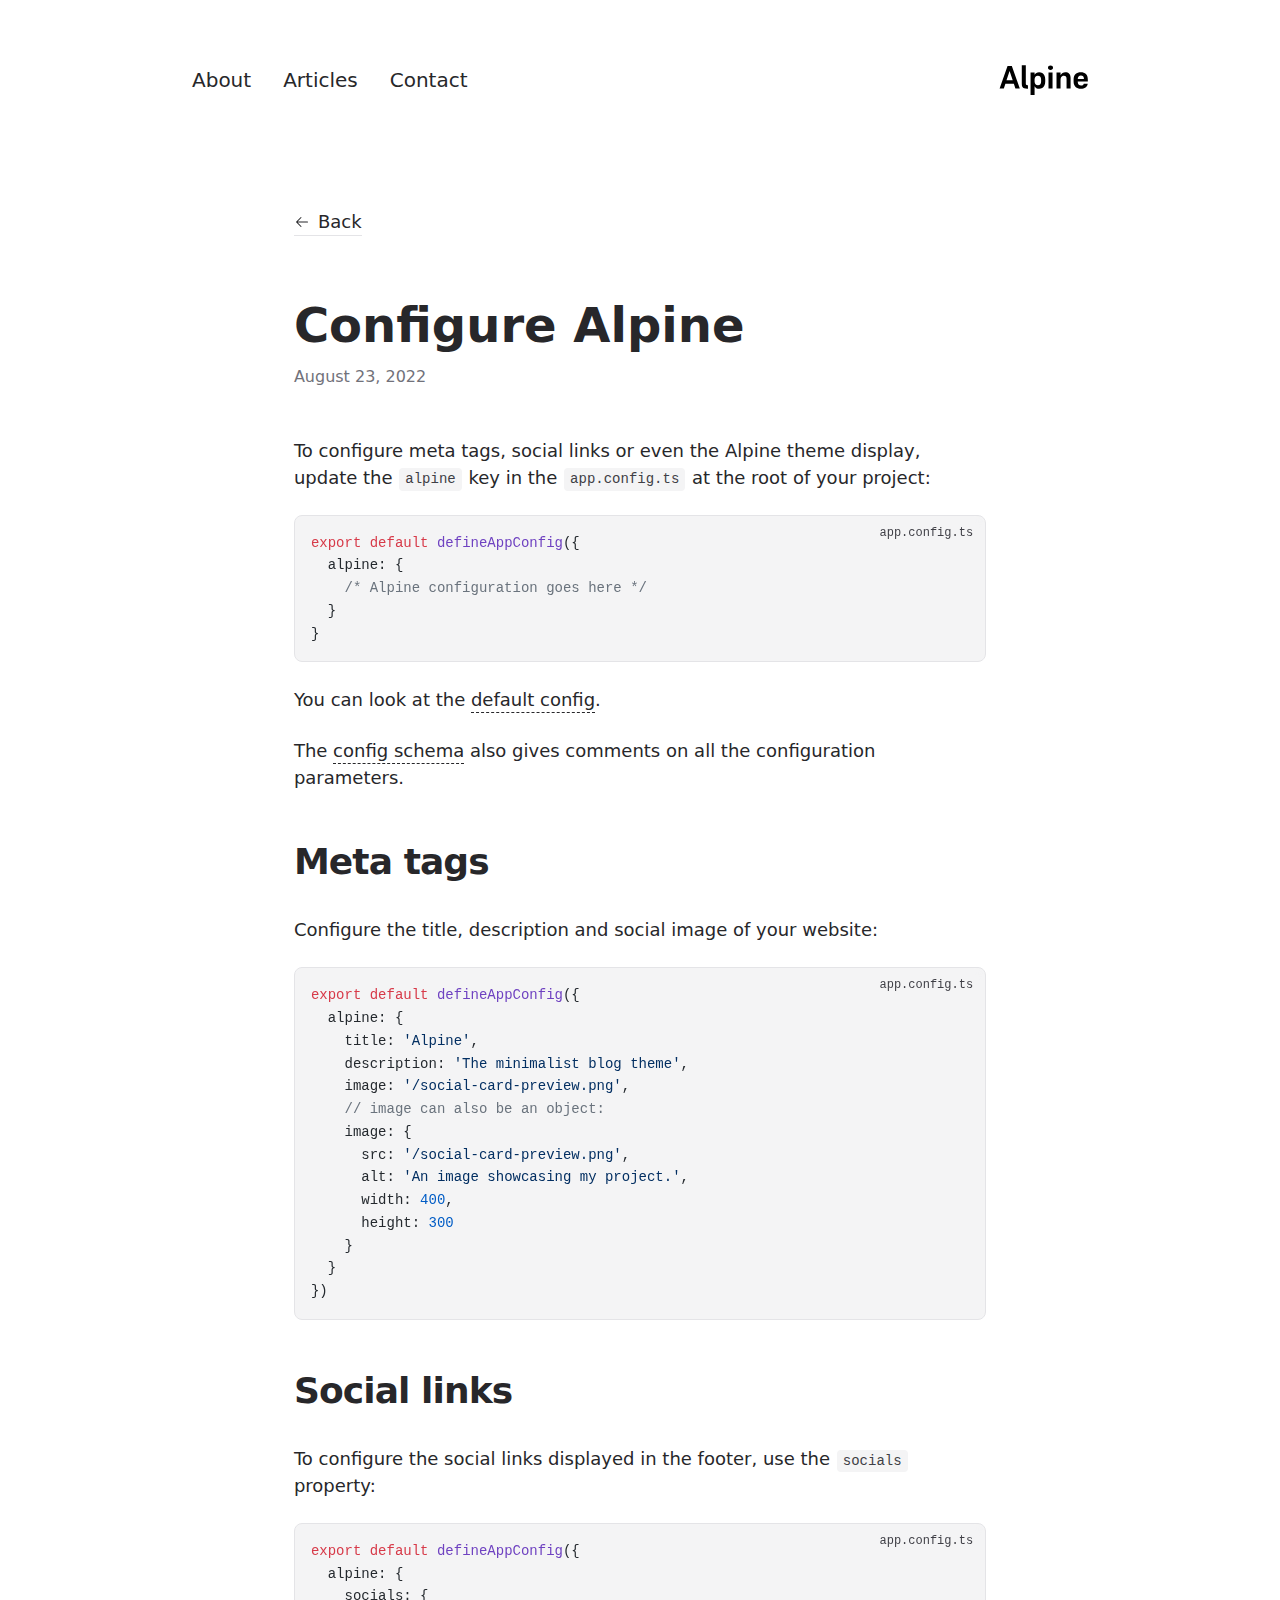
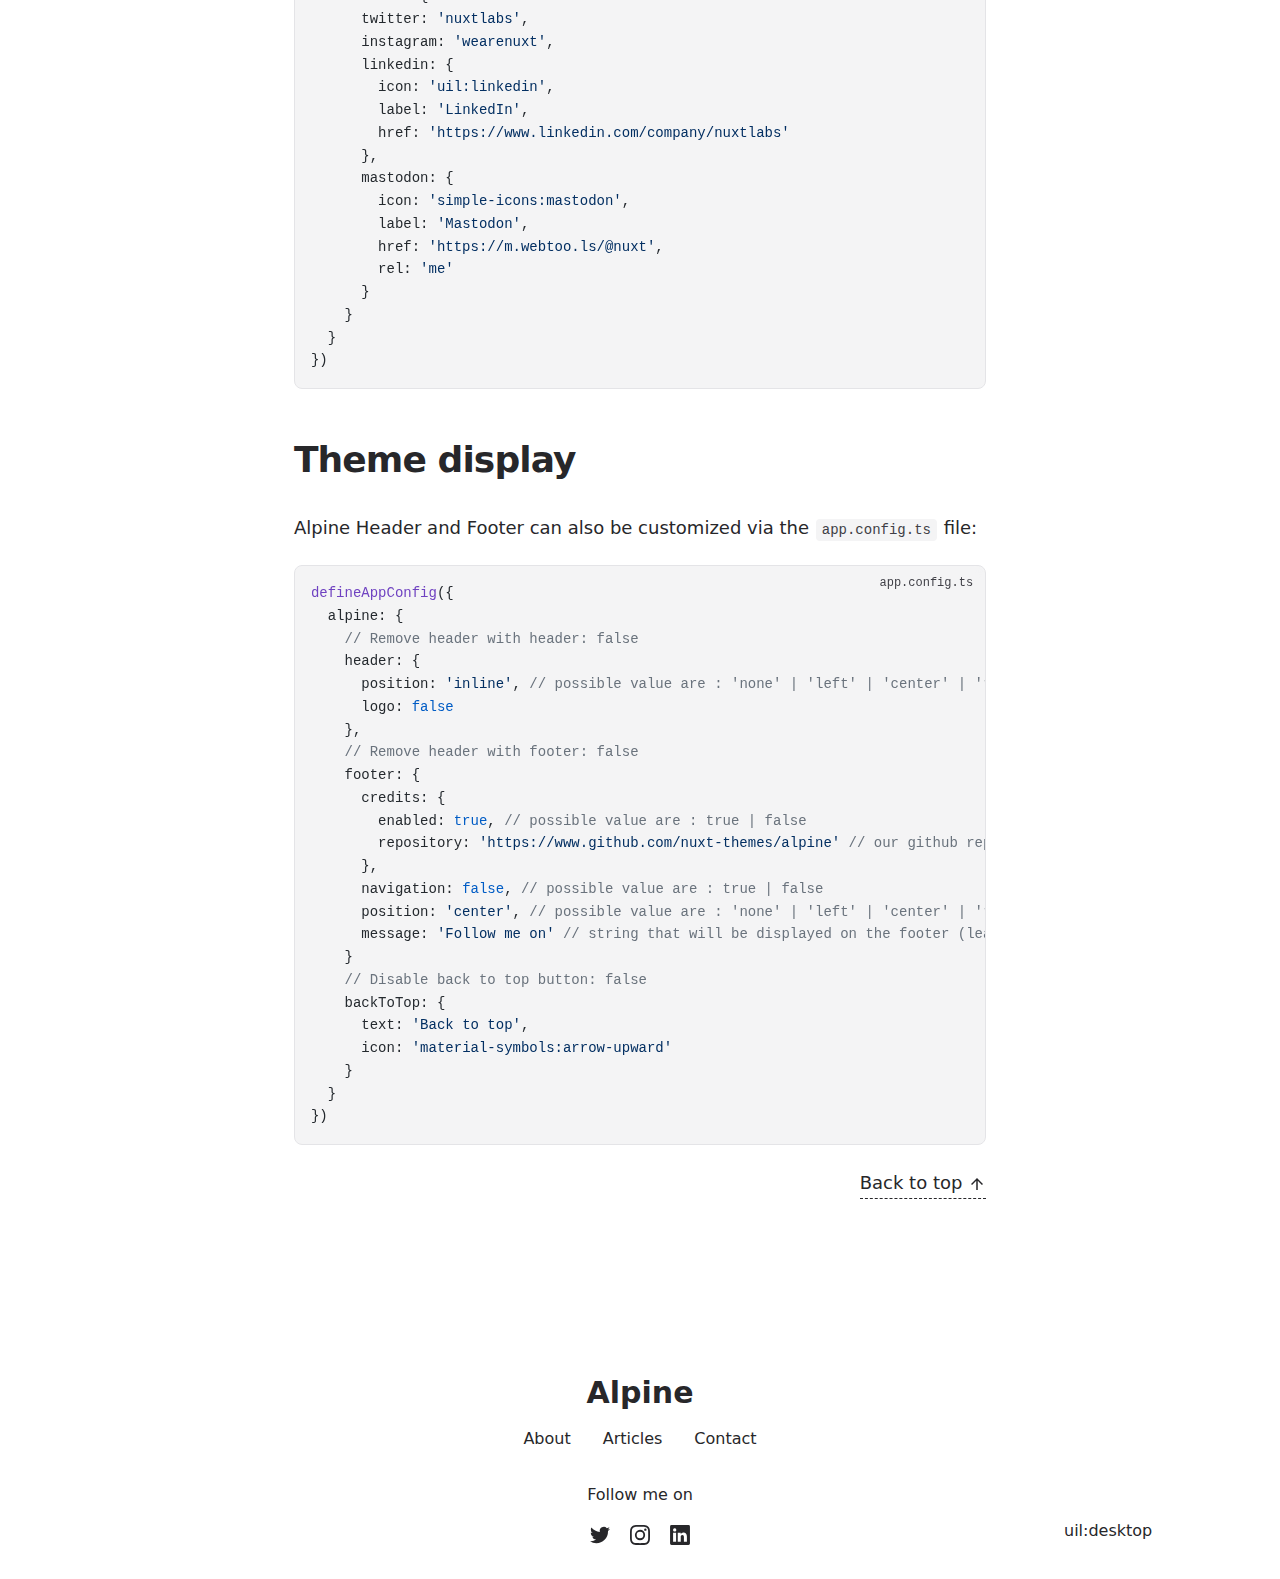
<file: articles/configure/index.html>
<!DOCTYPE html>
<html  lang="en">
<head><meta charset="utf-8">
<meta name="viewport" content="width=device-width, initial-scale=1">
<title>Configure Alpine</title>
<meta name="twitter:card" content="summary_large_image">
<meta property="og:image:width" content="400">
<meta property="og:image:height" content="300">
<meta property="og:image:alt" content="An image showcasing my project.">
<meta property="og:title" content="Configure Alpine">
<meta name="description" content="Learn how to configure Alpine with the app.config.ts file.">
<meta property="og:description" content="Learn how to configure Alpine with the app.config.ts file.">
<meta property="og:image" content="/articles/configure-alpine.webp">
<link rel="preload" as="fetch" crossorigin="anonymous" href="/articles/configure/_payload.json">
<link rel="stylesheet" href="/_nuxt/entry.4f0972c0.css">
<link rel="stylesheet" href="/_nuxt/DocumentDrivenNotFound.1398aec6.css">
<link rel="stylesheet" href="/_nuxt/article.d0937bac.css">
<link rel="stylesheet" href="/_nuxt/ProseA.f70b28a1.css">
<link rel="stylesheet" href="/_nuxt/ProseH1.c07a11e7.css">
<link rel="stylesheet" href="/_nuxt/ProseP.2188f7db.css">
<link rel="stylesheet" href="/_nuxt/ProseCodeInline.46b97b4c.css">
<link rel="stylesheet" href="/_nuxt/ProsePre.e63e49c6.css">
<link rel="stylesheet" href="/_nuxt/ProseCode.91016173.css">
<link rel="stylesheet" href="/_nuxt/ProseH2.b565e694.css">
<link rel="modulepreload" as="script" crossorigin href="/_nuxt/entry.bf9ca460.js">
<link rel="modulepreload" as="script" crossorigin href="/_nuxt/NuxtImg.2859923d.js">
<link rel="modulepreload" as="script" crossorigin href="/_nuxt/document-driven.1216ae5d.js">
<link rel="modulepreload" as="script" crossorigin href="/_nuxt/DocumentDrivenEmpty.71ac7e77.js">
<link rel="modulepreload" as="script" crossorigin href="/_nuxt/ContentRenderer.a2eaa775.js">
<link rel="modulepreload" as="script" crossorigin href="/_nuxt/ContentRendererMarkdown.vue.80173510.js">
<link rel="modulepreload" as="script" crossorigin href="/_nuxt/DocumentDrivenNotFound.8765ea31.js">
<link rel="modulepreload" as="script" crossorigin href="/_nuxt/article.0509e26b.js">
<link rel="modulepreload" as="script" crossorigin href="/_nuxt/ProseA.a5638a42.js">
<link rel="modulepreload" as="script" crossorigin href="/_nuxt/date.824a539b.js">
<link rel="modulepreload" as="script" crossorigin href="/_nuxt/ContentRendererMarkdown.6f22e317.js">
<link rel="modulepreload" as="script" crossorigin href="/_nuxt/ProseH1.3a73c35d.js">
<link rel="modulepreload" as="script" crossorigin href="/_nuxt/ProseP.0bb06045.js">
<link rel="modulepreload" as="script" crossorigin href="/_nuxt/ProseCodeInline.3031468e.js">
<link rel="modulepreload" as="script" crossorigin href="/_nuxt/ProsePre.8d3b0ddb.js">
<link rel="modulepreload" as="script" crossorigin href="/_nuxt/ProseCode.4982eff1.js">
<link rel="modulepreload" as="script" crossorigin href="/_nuxt/ProseH2.b212245a.js">
<link rel="prefetch" as="script" crossorigin href="/_nuxt/default.ddda1bc0.js">
<link rel="prefetch" as="script" crossorigin href="/_nuxt/page.a7907594.js">
<link rel="prefetch" as="script" crossorigin href="/_nuxt/client-db.38203109.js">
<link rel="prefetch" as="script" crossorigin href="/_nuxt/debug.60222e84.js">
<link rel="prefetch" as="style" href="/_nuxt/useStudio.d8705cff.css">
<link rel="prefetch" as="script" crossorigin href="/_nuxt/useStudio.a66fb98a.js">
<link rel="prefetch" as="style" href="/_nuxt/error-404.7910d5ca.css">
<link rel="prefetch" as="script" crossorigin href="/_nuxt/error-404.c253d8d5.js">
<link rel="prefetch" as="style" href="/_nuxt/error-500.1db01289.css">
<link rel="prefetch" as="script" crossorigin href="/_nuxt/error-500.dfff0b41.js">
<script type="module" src="/_nuxt/entry.bf9ca460.js" crossorigin></script><style id="pinceau-runtime-hydratable">@media{.phy[--]{--puid:FU5sTr-v;}.pv-A2UlDP{max-width:var(--elements-container-maxWidth);padding-left:var(--elements-container-padding-mobile);padding-right:var(--elements-container-padding-mobile);}@media (min-width: 475px){.pv-A2UlDP{padding-left:var(--elements-container-padding-xs);padding-right:var(--elements-container-padding-xs);}}@media (min-width: 640px){.pv-A2UlDP{padding-left:var(--elements-container-padding-sm);padding-right:var(--elements-container-padding-sm);}}@media (min-width: 768px){.pv-A2UlDP{padding-left:var(--elements-container-padding-md);padding-right:var(--elements-container-padding-md);}}} </style><style id="pinceau-theme">@media { :root {--pinceau-mq: initial; --alpine-readableLine: 68ch;--alpine-backdrop-backgroundColor: #f4f4f5b3;--prose-code-inline-padding: 0.2rem 0.375rem 0.2rem 0.375rem;--prose-code-block-backdropFilter: contrast(1);--prose-code-block-border-style: solid;--prose-code-block-border-width: 1px;--prose-tbody-tr-borderBottom-style: dashed;--prose-tbody-tr-borderBottom-width: 1px;--prose-th-textAlign: inherit;--prose-thead-borderBottom-style: solid;--prose-thead-borderBottom-width: 1px;--prose-thead-border-style: solid;--prose-thead-border-width: 0px;--prose-table-textAlign: start;--prose-hr-width: 1px;--prose-hr-style: solid;--prose-li-listStylePosition: outside;--prose-ol-li-markerColor: currentColor;--prose-ol-paddingInlineStart: 21px;--prose-ol-listStyleType: decimal;--prose-ul-li-markerColor: currentColor;--prose-ul-paddingInlineStart: 21px;--prose-ul-listStyleType: disc;--prose-blockquote-border-style: solid;--prose-blockquote-border-width: 4px;--prose-blockquote-quotes: '201C' '201D' '2018' '2019';--prose-blockquote-paddingInlineStart: 24px;--prose-a-code-color-hover: currentColor;--prose-a-code-color-static: currentColor;--prose-a-hasCode-borderBottom: none;--prose-a-border-distance: 2px;--prose-a-border-color-hover: currentColor;--prose-a-border-color-static: currentColor;--prose-a-border-style-hover: solid;--prose-a-border-style-static: dashed;--prose-a-border-width: 1px;--prose-a-color-static: inherit;--prose-a-textDecoration: none;--prose-h6-margin: 3rem 0 2rem;--prose-h5-margin: 3rem 0 2rem;--prose-h4-margin: 3rem 0 2rem;--prose-h3-margin: 3rem 0 2rem;--prose-h2-margin: 3rem 0 2rem;--prose-h1-margin: 0 0 2rem;--prose-p-fontSize: 18px;--typography-lead-loose: 2;--typography-lead-relaxed: 1.625;--typography-lead-normal: 1.5;--typography-lead-snug: 1.375;--typography-lead-tight: 1.25;--typography-lead-none: 1;--typography-lead-10: 2.5rem;--typography-lead-9: 2.25rem;--typography-lead-8: 2rem;--typography-lead-7: 1.75rem;--typography-lead-6: 1.5rem;--typography-lead-5: 1.25rem;--typography-lead-4: 1rem;--typography-lead-3: .75rem;--typography-lead-2: .5rem;--typography-lead-1: .025rem;--typography-fontWeight-black: 900;--typography-fontWeight-extrabold: 800;--typography-fontWeight-bold: 700;--typography-fontWeight-semibold: 600;--typography-fontWeight-medium: 500;--typography-fontWeight-normal: 400;--typography-fontWeight-light: 300;--typography-fontWeight-extralight: 200;--typography-fontWeight-thin: 100;--typography-fontSize-9xl: 128px;--typography-fontSize-8xl: 96px;--typography-fontSize-7xl: 72px;--typography-fontSize-6xl: 60px;--typography-fontSize-5xl: 48px;--typography-fontSize-4xl: 36px;--typography-fontSize-3xl: 30px;--typography-fontSize-2xl: 24px;--typography-fontSize-xl: 20px;--typography-fontSize-lg: 18px;--typography-fontSize-base: 16px;--typography-fontSize-sm: 14px;--typography-fontSize-xs: 12px;--typography-letterSpacing-wide: 0.025em;--typography-letterSpacing-tight: -0.025em;--typography-verticalMargin-base: 24px;--typography-verticalMargin-sm: 16px;--elements-border-secondary-hover: [object Object];--elements-backdrop-background: #fffc;--elements-backdrop-filter: saturate(200%) blur(20px);--elements-container-maxWidth: 64rem;--lead-loose: 2;--lead-relaxed: 1.625;--lead-normal: 1.5;--lead-snug: 1.375;--lead-tight: 1.25;--lead-none: 1;--lead-10: 2.5rem;--lead-9: 2.25rem;--lead-8: 2rem;--lead-7: 1.75rem;--lead-6: 1.5rem;--lead-5: 1.25rem;--lead-4: 1rem;--lead-3: .75rem;--lead-2: .5rem;--lead-1: .025rem;--letterSpacing-widest: 0.1em;--letterSpacing-wider: 0.05em;--letterSpacing-wide: 0.025em;--letterSpacing-normal: 0em;--letterSpacing-tight: -0.025em;--letterSpacing-tighter: -0.05em;--fontSize-9xl: 8rem;--fontSize-8xl: 6rem;--fontSize-7xl: 4.5rem;--fontSize-6xl: 3.75rem;--fontSize-5xl: 3rem;--fontSize-4xl: 2.25rem;--fontSize-3xl: 1.875rem;--fontSize-2xl: 1.5rem;--fontSize-xl: 1.25rem;--fontSize-lg: 1.125rem;--fontSize-base: 1rem;--fontSize-sm: 0.875rem;--fontSize-xs: 0.75rem;--fontWeight-black: 900;--fontWeight-extrabold: 800;--fontWeight-bold: 700;--fontWeight-semibold: 600;--fontWeight-medium: 500;--fontWeight-normal: 400;--fontWeight-light: 300;--fontWeight-extralight: 200;--fontWeight-thin: 100;--font-mono: ui-monospace, SFMono-Regular, Menlo, Monaco, Consolas, Liberation Mono, Courier New, monospace;--font-serif: ui-serif, Georgia, Cambria, Times New Roman, Times, serif;--font-sans: ui-sans-serif, system-ui, -apple-system, BlinkMacSystemFont, Segoe UI, Roboto, Helvetica Neue, Arial, Noto Sans, sans-serif, Apple Color Emoji, Segoe UI Emoji, Segoe UI Symbol, Noto Color Emoji;--opacity-total: 1;--opacity-high: 0.8;--opacity-medium: 0.5;--opacity-soft: 0.3;--opacity-light: 0.15;--opacity-bright: 0.1;--opacity-noOpacity: 0;--borderWidth-lg: 3px;--borderWidth-md: 2px;--borderWidth-sm: 1px;--borderWidth-noBorder: 0;--space-rem-875: 0.875rem;--space-rem-625: 0.625rem;--space-rem-375: 0.375rem;--space-rem-125: 0.125rem;--space-px: 1px;--space-128: 32rem;--space-96: 24rem;--space-80: 20rem;--space-72: 18rem;--space-64: 16rem;--space-60: 15rem;--space-56: 14rem;--space-52: 13rem;--space-48: 12rem;--space-44: 11rem;--space-40: 10rem;--space-36: 9rem;--space-32: 8rem;--space-28: 7rem;--space-24: 6rem;--space-20: 5rem;--space-16: 4rem;--space-14: 3.5rem;--space-12: 3rem;--space-11: 2.75rem;--space-10: 2.5rem;--space-9: 2.25rem;--space-8: 2rem;--space-7: 1.75rem;--space-6: 1.5rem;--space-5: 1.25rem;--space-4: 1rem;--space-3: 0.75rem;--space-2: 0.5rem;--space-1: 0.25rem;--space-0: 0px;--size-full: 100%;--size-7xl: 80rem;--size-6xl: 72rem;--size-5xl: 64rem;--size-4xl: 56rem;--size-3xl: 48rem;--size-2xl: 42rem;--size-xl: 36rem;--size-lg: 32rem;--size-md: 28rem;--size-sm: 24rem;--size-xs: 20rem;--size-200: 200px;--size-104: 104px;--size-80: 80px;--size-64: 64px;--size-56: 56px;--size-48: 48px;--size-40: 40px;--size-32: 32px;--size-24: 24px;--size-20: 20px;--size-16: 16px;--size-12: 12px;--size-8: 8px;--size-6: 6px;--size-4: 4px;--size-2: 2px;--size-0: 0px;--radii-full: 9999px;--radii-3xl: 1.75rem;--radii-2xl: 1.5rem;--radii-xl: 1rem;--radii-lg: 0.75rem;--radii-md: 0.5rem;--radii-sm: 0.375rem;--radii-xs: 0.25rem;--radii-2xs: 0.125rem;--radii-none: 0px;--shadow-none: 0px 0px 0px 0px transparent;--shadow-lg: 0px 10px 15px -3px #000000, 0px 4px 6px -4px #000000;--shadow-md: 0px 4px 6px -1px #000000, 0px 2px 4px -2px #000000;--shadow-sm: 0px 1px 3px 0px #000000, 0px 1px 2px -1px #000000;--shadow-xs: 0px 1px 2px 0px #000000;--height-screen: 100vh;--width-screen: 100vw;--color-primary-900: #002e38;--color-primary-800: #005c70;--color-primary-700: #008aa9;--color-primary-600: #00b9e1;--color-primary-500: #1ad6ff;--color-primary-400: #40ddff;--color-primary-300: #66e4ff;--color-primary-200: #8deaff;--color-primary-100: #b3f1ff;--color-primary-50: #d9f8ff;--color-ruby-900: #380011;--color-ruby-800: #700021;--color-ruby-700: #a90032;--color-ruby-600: #e10043;--color-ruby-500: #ff1a5e;--color-ruby-400: #ff4079;--color-ruby-300: #ff6694;--color-ruby-200: #ff8dae;--color-ruby-100: #ffb3c9;--color-ruby-50: #ffd9e4;--color-pink-900: #380025;--color-pink-800: #70004b;--color-pink-700: #a90070;--color-pink-600: #e10095;--color-pink-500: #ff1ab2;--color-pink-400: #ff40bf;--color-pink-300: #ff66cc;--color-pink-200: #ff8dd8;--color-pink-100: #ffb3e5;--color-pink-50: #ffd9f2;--color-purple-900: #190038;--color-purple-800: #330070;--color-purple-700: #4c00a9;--color-purple-600: #6500e1;--color-purple-500: #811aff;--color-purple-400: #9640ff;--color-purple-300: #ab66ff;--color-purple-200: #c08dff;--color-purple-100: #d5b3ff;--color-purple-50: #ead9ff;--color-royalblue-900: #0b0531;--color-royalblue-800: #160a62;--color-royalblue-700: #211093;--color-royalblue-600: #2c15c4;--color-royalblue-500: #4127e8;--color-royalblue-400: #614bec;--color-royalblue-300: #806ff0;--color-royalblue-200: #a093f3;--color-royalblue-100: #c0b7f7;--color-royalblue-50: #dfdbfb;--color-indigoblue-900: #001238;--color-indigoblue-800: #002370;--color-indigoblue-700: #0035a9;--color-indigoblue-600: #0047e1;--color-indigoblue-500: #1a62ff;--color-indigoblue-400: #407cff;--color-indigoblue-300: #6696ff;--color-indigoblue-200: #8db0ff;--color-indigoblue-100: #b3cbff;--color-indigoblue-50: #d9e5ff;--color-blue-900: #002438;--color-blue-800: #004870;--color-blue-700: #006ca9;--color-blue-600: #0090e1;--color-blue-500: #1aadff;--color-blue-400: #40bbff;--color-blue-300: #66c8ff;--color-blue-200: #8dd6ff;--color-blue-100: #b3e4ff;--color-blue-50: #d9f1ff;--color-lightblue-900: #002e38;--color-lightblue-800: #005c70;--color-lightblue-700: #008aa9;--color-lightblue-600: #00b9e1;--color-lightblue-500: #1ad6ff;--color-lightblue-400: #40ddff;--color-lightblue-300: #66e4ff;--color-lightblue-200: #8deaff;--color-lightblue-100: #b3f1ff;--color-lightblue-50: #d9f8ff;--color-teal-900: #062a28;--color-teal-800: #0b544f;--color-teal-700: #117d77;--color-teal-600: #16a79e;--color-teal-500: #1cd1c6;--color-teal-400: #36e4da;--color-teal-300: #5fe9e1;--color-teal-200: #87efe9;--color-teal-100: #aff4f0;--color-teal-50: #d7faf8;--color-pear-900: #2a2b09;--color-pear-800: #545512;--color-pear-700: #7e801b;--color-pear-600: #a8aa24;--color-pear-500: #d0d32f;--color-pear-400: #d8da52;--color-pear-300: #e0e274;--color-pear-200: #e8e997;--color-pear-100: #eff0ba;--color-pear-50: #f7f8dc;--color-red-900: #380300;--color-red-800: #700700;--color-red-700: #a90a00;--color-red-600: #e10e00;--color-red-500: #ff281a;--color-red-400: #ff4c40;--color-red-300: #ff7066;--color-red-200: #ff948d;--color-red-100: #ffb7b3;--color-red-50: #ffdbd9;--color-orange-900: #381800;--color-orange-800: #702f00;--color-orange-700: #a94700;--color-orange-600: #e15e00;--color-orange-500: #ff7a1a;--color-orange-400: #ff9040;--color-orange-300: #ffa666;--color-orange-200: #ffbd8d;--color-orange-100: #ffd3b3;--color-orange-50: #ffe9d9;--color-yellow-900: #362b03;--color-yellow-800: #6d5605;--color-yellow-700: #a38108;--color-yellow-600: #daac0a;--color-yellow-500: #f5c828;--color-yellow-400: #f7d14c;--color-yellow-300: #f8da70;--color-yellow-200: #fae393;--color-yellow-100: #fcedb7;--color-yellow-50: #fdf6db;--color-green-900: #003f25;--color-green-800: #005e38;--color-green-700: #007e4a;--color-green-600: #009d5d;--color-green-500: #00bd6f;--color-green-400: #00dc82;--color-green-300: #30ffaa;--color-green-200: #83ffcc;--color-green-100: #acffdd;--color-green-50: #d6ffee;--color-gray-900: #18181B;--color-gray-800: #27272A;--color-gray-700: #3f3f46;--color-gray-600: #52525B;--color-gray-500: #71717A;--color-gray-400: #a1a1aa;--color-gray-300: #D4d4d8;--color-gray-200: #e4e4e7;--color-gray-100: #f4f4f5;--color-gray-50: #fafafa;--color-black: #0c0c0d;--color-white: #FFFFFF;--media-portrait: only screen and (orientation: portrait);--media-landscape: only screen and (orientation: landscape);--media-rm: (prefers-reduced-motion: reduce);--media-2xl: (min-width: 1536px);--media-xl: (min-width: 1280px);--media-lg: (min-width: 1024px);--media-md: (min-width: 768px);--media-sm: (min-width: 640px);--media-xs: (min-width: 475px);--alpine-body-color: var(--color-gray-800);--alpine-body-backgroundColor: var(--color-white);--prose-code-inline-fontWeight: var(--typography-fontWeight-normal);--prose-code-inline-fontSize: var(--typography-fontSize-sm);--prose-code-inline-borderRadius: var(--radii-xs);--prose-code-block-pre-padding: var(--typography-verticalMargin-sm);--prose-code-block-margin: var(--typography-verticalMargin-base) 0;--prose-code-block-fontSize: var(--typography-fontSize-sm);--prose-tbody-code-inline-fontSize: var(--typography-fontSize-sm);--prose-tbody-td-padding: var(--typography-verticalMargin-sm);--prose-th-fontWeight: var(--typography-fontWeight-semibold);--prose-th-padding: 0 var(--typography-verticalMargin-sm) var(--typography-verticalMargin-sm) var(--typography-verticalMargin-sm);--prose-table-lineHeight: var(--typography-lead-6);--prose-table-fontSize: var(--typography-fontSize-sm);--prose-table-margin: var(--typography-verticalMargin-base) 0;--prose-hr-margin: var(--typography-verticalMargin-base) 0;--prose-li-margin: var(--typography-verticalMargin-sm) 0;--prose-ol-margin: var(--typography-verticalMargin-base) 0;--prose-ul-margin: var(--typography-verticalMargin-base) 0;--prose-blockquote-margin: var(--typography-verticalMargin-base) 0;--prose-a-code-border-style: var(--prose-a-border-style-static);--prose-a-code-border-width: var(--prose-a-border-width);--prose-a-fontWeight: var(--typography-fontWeight-medium);--prose-img-margin: var(--typography-verticalMargin-base) 0;--prose-strong-fontWeight: var(--typography-fontWeight-semibold);--prose-h6-iconSize: var(--typography-fontSize-base);--prose-h6-fontWeight: var(--typography-fontWeight-semibold);--prose-h6-lineHeight: var(--typography-lead-normal);--prose-h6-fontSize: var(--typography-fontSize-lg);--prose-h5-iconSize: var(--typography-fontSize-lg);--prose-h5-fontWeight: var(--typography-fontWeight-semibold);--prose-h5-lineHeight: var(--typography-lead-snug);--prose-h5-fontSize: var(--typography-fontSize-xl);--prose-h4-iconSize: var(--typography-fontSize-lg);--prose-h4-letterSpacing: var(--typography-letterSpacing-tight);--prose-h4-fontWeight: var(--typography-fontWeight-semibold);--prose-h4-lineHeight: var(--typography-lead-snug);--prose-h4-fontSize: var(--typography-fontSize-2xl);--prose-h3-iconSize: var(--typography-fontSize-xl);--prose-h3-letterSpacing: var(--typography-letterSpacing-tight);--prose-h3-fontWeight: var(--typography-fontWeight-semibold);--prose-h3-lineHeight: var(--typography-lead-snug);--prose-h3-fontSize: var(--typography-fontSize-3xl);--prose-h2-iconSize: var(--typography-fontSize-2xl);--prose-h2-letterSpacing: var(--typography-letterSpacing-tight);--prose-h2-fontWeight: var(--typography-fontWeight-semibold);--prose-h2-lineHeight: var(--typography-lead-tight);--prose-h2-fontSize: var(--typography-fontSize-4xl);--prose-h1-iconSize: var(--typography-fontSize-3xl);--prose-h1-letterSpacing: var(--typography-letterSpacing-tight);--prose-h1-fontWeight: var(--typography-fontWeight-bold);--prose-h1-lineHeight: var(--typography-lead-tight);--prose-h1-fontSize: var(--typography-fontSize-5xl);--prose-p-br-margin: var(--typography-verticalMargin-base) 0 0 0;--prose-p-margin: var(--typography-verticalMargin-base) 0;--prose-p-lineHeight: var(--typography-lead-normal);--typography-color-primary-900: var(--color-primary-900);--typography-color-primary-800: var(--color-primary-800);--typography-color-primary-700: var(--color-primary-700);--typography-color-primary-600: var(--color-primary-600);--typography-color-primary-500: var(--color-primary-500);--typography-color-primary-400: var(--color-primary-400);--typography-color-primary-300: var(--color-primary-300);--typography-color-primary-200: var(--color-primary-200);--typography-color-primary-100: var(--color-primary-100);--typography-color-primary-50: var(--color-primary-50);--typography-font-code: var(--font-mono);--typography-font-body: var(--font-sans);--typography-font-display: var(--font-sans);--typography-body-backgroundColor: var(--color-white);--typography-body-color: var(--color-black);--elements-state-danger-borderColor-secondary: var(--color-red-200);--elements-state-danger-borderColor-primary: var(--color-red-100);--elements-state-danger-backgroundColor-secondary: var(--color-red-100);--elements-state-danger-backgroundColor-primary: var(--color-red-50);--elements-state-danger-color-secondary: var(--color-red-600);--elements-state-danger-color-primary: var(--color-red-500);--elements-state-warning-borderColor-secondary: var(--color-yellow-200);--elements-state-warning-borderColor-primary: var(--color-yellow-100);--elements-state-warning-backgroundColor-secondary: var(--color-yellow-100);--elements-state-warning-backgroundColor-primary: var(--color-yellow-50);--elements-state-warning-color-secondary: var(--color-yellow-700);--elements-state-warning-color-primary: var(--color-yellow-600);--elements-state-success-borderColor-secondary: var(--color-green-200);--elements-state-success-borderColor-primary: var(--color-green-100);--elements-state-success-backgroundColor-secondary: var(--color-green-100);--elements-state-success-backgroundColor-primary: var(--color-green-50);--elements-state-success-color-secondary: var(--color-green-600);--elements-state-success-color-primary: var(--color-green-500);--elements-state-info-borderColor-secondary: var(--color-blue-200);--elements-state-info-borderColor-primary: var(--color-blue-100);--elements-state-info-backgroundColor-secondary: var(--color-blue-100);--elements-state-info-backgroundColor-primary: var(--color-blue-50);--elements-state-info-color-secondary: var(--color-blue-600);--elements-state-info-color-primary: var(--color-blue-500);--elements-state-primary-borderColor-secondary: var(--color-primary-200);--elements-state-primary-borderColor-primary: var(--color-primary-100);--elements-state-primary-backgroundColor-secondary: var(--color-primary-100);--elements-state-primary-backgroundColor-primary: var(--color-primary-50);--elements-state-primary-color-secondary: var(--color-primary-700);--elements-state-primary-color-primary: var(--color-primary-600);--elements-surface-secondary-backgroundColor: var(--color-gray-200);--elements-surface-primary-backgroundColor: var(--color-gray-100);--elements-surface-background-base: var(--color-gray-100);--elements-border-secondary-static: var(--color-gray-200);--elements-border-primary-hover: var(--color-gray-200);--elements-border-primary-static: var(--color-gray-100);--elements-container-padding-md: var(--space-16);--elements-container-padding-sm: var(--space-12);--elements-container-padding-xs: var(--space-8);--elements-container-padding-mobile: var(--space-6);--elements-text-secondary-color-hover: var(--color-gray-700);--elements-text-secondary-color-static: var(--color-gray-500);--elements-text-primary-color-static: var(--color-gray-900);--text-6xl-lineHeight: var(--lead-none);--text-6xl-fontSize: var(--fontSize-6xl);--text-5xl-lineHeight: var(--lead-none);--text-5xl-fontSize: var(--fontSize-5xl);--text-4xl-lineHeight: var(--lead-10);--text-4xl-fontSize: var(--fontSize-4xl);--text-3xl-lineHeight: var(--lead-9);--text-3xl-fontSize: var(--fontSize-3xl);--text-2xl-lineHeight: var(--lead-8);--text-2xl-fontSize: var(--fontSize-2xl);--text-xl-lineHeight: var(--lead-7);--text-xl-fontSize: var(--fontSize-xl);--text-lg-lineHeight: var(--lead-7);--text-lg-fontSize: var(--fontSize-lg);--text-base-lineHeight: var(--lead-6);--text-base-fontSize: var(--fontSize-base);--text-sm-lineHeight: var(--lead-5);--text-sm-fontSize: var(--fontSize-sm);--text-xs-lineHeight: var(--lead-4);--text-xs-fontSize: var(--fontSize-xs);--shadow-2xl: 0px 25px 50px -12px var(--color-gray-900);--shadow-xl: 0px 20px 25px -5px var(--color-gray-400), 0px 8px 10px -6px #000000;--color-secondary-900: var(--color-gray-900);--color-secondary-800: var(--color-gray-800);--color-secondary-700: var(--color-gray-700);--color-secondary-600: var(--color-gray-600);--color-secondary-500: var(--color-gray-500);--color-secondary-400: var(--color-gray-400);--color-secondary-300: var(--color-gray-300);--color-secondary-200: var(--color-gray-200);--color-secondary-100: var(--color-gray-100);--color-secondary-50: var(--color-gray-50);--prose-a-code-background-hover: var(--typography-color-primary-50);--prose-a-code-border-color-hover: var(--typography-color-primary-500);--prose-a-color-hover: var(--typography-color-primary-500);--typography-color-secondary-900: var(--color-secondary-900);--typography-color-secondary-800: var(--color-secondary-800);--typography-color-secondary-700: var(--color-secondary-700);--typography-color-secondary-600: var(--color-secondary-600);--typography-color-secondary-500: var(--color-secondary-500);--typography-color-secondary-400: var(--color-secondary-400);--typography-color-secondary-300: var(--color-secondary-300);--typography-color-secondary-200: var(--color-secondary-200);--typography-color-secondary-100: var(--color-secondary-100);--typography-color-secondary-50: var(--color-secondary-50);--prose-code-inline-backgroundColor: var(--typography-color-secondary-100);--prose-code-inline-color: var(--typography-color-secondary-700);--prose-code-block-backgroundColor: var(--typography-color-secondary-100);--prose-code-block-color: var(--typography-color-secondary-700);--prose-code-block-border-color: var(--typography-color-secondary-200);--prose-tbody-tr-borderBottom-color: var(--typography-color-secondary-200);--prose-th-color: var(--typography-color-secondary-600);--prose-thead-borderBottom-color: var(--typography-color-secondary-200);--prose-thead-border-color: var(--typography-color-secondary-300);--prose-hr-color: var(--typography-color-secondary-200);--prose-blockquote-border-color: var(--typography-color-secondary-200);--prose-blockquote-color: var(--typography-color-secondary-500);--prose-a-code-border-color-static: var(--typography-color-secondary-400); } }@media { :root.dark {--pinceau-mq: dark; --alpine-backdrop-backgroundColor: #18181bb3;--prose-code-block-backdropFilter: contrast(1);--prose-ol-li-markerColor: currentColor;--prose-ul-li-markerColor: currentColor;--prose-a-code-color-hover: currentColor;--prose-a-code-color-static: currentColor;--prose-a-border-color-hover: currentColor;--prose-a-border-color-static: currentColor;--prose-a-color-static: inherit;--elements-backdrop-background: #0c0d0ccc;--alpine-body-color: var(--color-gray-200);--alpine-body-backgroundColor: var(--color-black);--typography-body-backgroundColor: var(--color-black);--typography-body-color: var(--color-white);--elements-state-danger-borderColor-secondary: var(--color-red-700);--elements-state-danger-borderColor-primary: var(--color-red-800);--elements-state-danger-backgroundColor-secondary: var(--color-red-800);--elements-state-danger-backgroundColor-primary: var(--color-red-900);--elements-state-danger-color-secondary: var(--color-red-200);--elements-state-danger-color-primary: var(--color-red-300);--elements-state-warning-borderColor-secondary: var(--color-yellow-700);--elements-state-warning-borderColor-primary: var(--color-yellow-800);--elements-state-warning-backgroundColor-secondary: var(--color-yellow-800);--elements-state-warning-backgroundColor-primary: var(--color-yellow-900);--elements-state-warning-color-secondary: var(--color-yellow-200);--elements-state-warning-color-primary: var(--color-yellow-400);--elements-state-success-borderColor-secondary: var(--color-green-700);--elements-state-success-borderColor-primary: var(--color-green-800);--elements-state-success-backgroundColor-secondary: var(--color-green-800);--elements-state-success-backgroundColor-primary: var(--color-green-900);--elements-state-success-color-secondary: var(--color-green-200);--elements-state-success-color-primary: var(--color-green-400);--elements-state-info-borderColor-secondary: var(--color-blue-700);--elements-state-info-borderColor-primary: var(--color-blue-800);--elements-state-info-backgroundColor-secondary: var(--color-blue-800);--elements-state-info-backgroundColor-primary: var(--color-blue-900);--elements-state-info-color-secondary: var(--color-blue-200);--elements-state-info-color-primary: var(--color-blue-400);--elements-state-primary-borderColor-secondary: var(--color-primary-700);--elements-state-primary-borderColor-primary: var(--color-primary-800);--elements-state-primary-backgroundColor-secondary: var(--color-primary-800);--elements-state-primary-backgroundColor-primary: var(--color-primary-900);--elements-state-primary-color-secondary: var(--color-primary-200);--elements-state-primary-color-primary: var(--color-primary-400);--elements-surface-secondary-backgroundColor: var(--color-gray-800);--elements-surface-primary-backgroundColor: var(--color-gray-900);--elements-surface-background-base: var(--color-gray-900);--elements-border-secondary-static: var(--color-gray-800);--elements-border-primary-hover: var(--color-gray-800);--elements-border-primary-static: var(--color-gray-900);--elements-text-secondary-color-hover: var(--color-gray-200);--elements-text-secondary-color-static: var(--color-gray-400);--elements-text-primary-color-static: var(--color-gray-50);--prose-a-code-background-hover: var(--typography-color-primary-900);--prose-a-code-border-color-hover: var(--typography-color-primary-600);--prose-a-color-hover: var(--typography-color-primary-400);--prose-code-inline-backgroundColor: var(--typography-color-secondary-800);--prose-code-inline-color: var(--typography-color-secondary-200);--prose-code-block-backgroundColor: var(--typography-color-secondary-900);--prose-code-block-color: var(--typography-color-secondary-200);--prose-code-block-border-color: var(--typography-color-secondary-800);--prose-tbody-tr-borderBottom-color: var(--typography-color-secondary-800);--prose-th-color: var(--typography-color-secondary-400);--prose-thead-borderBottom-color: var(--typography-color-secondary-800);--prose-thead-border-color: var(--typography-color-secondary-600);--prose-hr-color: var(--typography-color-secondary-800);--prose-blockquote-border-color: var(--typography-color-secondary-700);--prose-blockquote-color: var(--typography-color-secondary-400);--prose-a-code-border-color-static: var(--typography-color-secondary-600); } }</style><script>"use strict";(()=>{const a=window,e=document.documentElement,m=["dark","light"],c=window&&window.localStorage&&window.localStorage.getItem&&window.localStorage.getItem("nuxt-color-mode")||"system";let n=c==="system"?d():c;const l=e.getAttribute("data-color-mode-forced");l&&(n=l),i(n),a["__NUXT_COLOR_MODE__"]={preference:c,value:n,getColorScheme:d,addColorScheme:i,removeColorScheme:f};function i(o){const t=""+o+"",s="";e.classList?e.classList.add(t):e.className+=" "+t,s&&e.setAttribute("data-"+s,o)}function f(o){const t=""+o+"",s="";e.classList?e.classList.remove(t):e.className=e.className.replace(new RegExp(t,"g"),""),s&&e.removeAttribute("data-"+s)}function r(o){return a.matchMedia("(prefers-color-scheme"+o+")")}function d(){if(a.matchMedia&&r("").media!=="not all"){for(const o of m)if(r(":"+o).matches)return o}return"light"}})();
</script></head>
<body ><div id="__nuxt"><div class="container pv-A2UlDP pc-FU5sTr app-layout" data-v-3f5c42ee data-v-77841c0a><!--[--><div class="nuxt-progress" style="width:0%;height:3px;opacity:0;background-size:Infinity% auto;" data-v-3f5c42ee></div><header class="right" data-v-3f5c42ee data-v-c735cda3><div class="menu" data-v-c735cda3><button aria-label="Navigation Menu" data-v-c735cda3><svg width="24" height="24" viewBox="0 0 68 68" fill="currentColor" xmlns="http://www.w3.org/2000/svg" data-v-c735cda3><path d="M8 34C8 32.1362 8 31.2044 8.30448 30.4693C8.71046 29.4892 9.48915 28.7105 10.4693 28.3045C11.2044 28 12.1362 28 14 28C15.8638 28 16.7956 28 17.5307 28.3045C18.5108 28.7105 19.2895 29.4892 19.6955 30.4693C20 31.2044 20 32.1362 20 34C20 35.8638 20 36.7956 19.6955 37.5307C19.2895 38.5108 18.5108 39.2895 17.5307 39.6955C16.7956 40 15.8638 40 14 40C12.1362 40 11.2044 40 10.4693 39.6955C9.48915 39.2895 8.71046 38.5108 8.30448 37.5307C8 36.7956 8 35.8638 8 34Z" data-v-c735cda3></path><path d="M28 34C28 32.1362 28 31.2044 28.3045 30.4693C28.7105 29.4892 29.4892 28.7105 30.4693 28.3045C31.2044 28 32.1362 28 34 28C35.8638 28 36.7956 28 37.5307 28.3045C38.5108 28.7105 39.2895 29.4892 39.6955 30.4693C40 31.2044 40 32.1362 40 34C40 35.8638 40 36.7956 39.6955 37.5307C39.2895 38.5108 38.5108 39.2895 37.5307 39.6955C36.7956 40 35.8638 40 34 40C32.1362 40 31.2044 40 30.4693 39.6955C29.4892 39.2895 28.7105 38.5108 28.3045 37.5307C28 36.7956 28 35.8638 28 34Z" data-v-c735cda3></path><path d="M48 34C48 32.1362 48 31.2044 48.3045 30.4693C48.7105 29.4892 49.4892 28.7105 50.4693 28.3045C51.2044 28 52.1362 28 54 28C55.8638 28 56.7956 28 57.5307 28.3045C58.5108 28.7105 59.2895 29.4892 59.6955 30.4693C60 31.2044 60 32.1362 60 34C60 35.8638 60 36.7956 59.6955 37.5307C59.2895 38.5108 58.5108 39.2895 57.5307 39.6955C56.7956 40 55.8638 40 54 40C52.1362 40 51.2044 40 50.4693 39.6955C49.4892 39.2895 48.7105 38.5108 48.3045 37.5307C48 36.7956 48 35.8638 48 34Z" data-v-c735cda3></path></svg></button></div><div class="overlay" data-v-c735cda3><nav data-v-c735cda3 data-v-49c85456><ul data-v-49c85456><!--[--><li data-v-49c85456><a href="/" class="" data-v-49c85456><span class="underline-fx" data-v-49c85456></span> About</a></li><li data-v-49c85456><a href="/articles" class="" data-v-49c85456><span class="underline-fx" data-v-49c85456></span> Articles</a></li><li data-v-49c85456><a href="/contact" class="" data-v-49c85456><span class="underline-fx" data-v-49c85456></span> Contact</a></li><!--]--></ul></nav></div><div class="logo" data-v-c735cda3><a href="/" class="" data-v-c735cda3><img src="/logo-dark.svg" class="dark-img" alt="alpine" width="89" height="31" data-v-c735cda3><img src="/logo.svg" class="light-img" alt="alpine" width="89" height="31" data-v-c735cda3></a></div><div class="main-nav" data-v-c735cda3><nav data-v-c735cda3 data-v-49c85456><ul data-v-49c85456><!--[--><li data-v-49c85456><a href="/" class="" data-v-49c85456><span class="underline-fx" data-v-49c85456></span> About</a></li><li data-v-49c85456><a href="/articles" class="" data-v-49c85456><span class="underline-fx" data-v-49c85456></span> Articles</a></li><li data-v-49c85456><a href="/contact" class="" data-v-49c85456><span class="underline-fx" data-v-49c85456></span> Contact</a></li><!--]--></ul></nav></div></header><!--[--><div class="document-driven-page"><article data-v-d6a1d8f6><a href="/articles" class="back" data-v-d6a1d8f6><svg xmlns="http://www.w3.org/2000/svg" xmlns:xlink="http://www.w3.org/1999/xlink" aria-hidden="true" role="img" class="icon" data-v-d6a1d8f6 style="" width="1em" height="1em" viewBox="0 0 256 256" data-v-5f091540><path fill="currentColor" d="M224 128a8 8 0 0 1-8 8H59.31l58.35 58.34a8 8 0 0 1-11.32 11.32l-72-72a8 8 0 0 1 0-11.32l72-72a8 8 0 0 1 11.32 11.32L59.31 120H216a8 8 0 0 1 8 8Z"/></svg><span data-v-d6a1d8f6> Back </span></a><header data-v-d6a1d8f6><h1 class="title" data-v-d6a1d8f6>Configure Alpine</h1><time datetime="2022-08-23T00:00:00.000Z" data-v-d6a1d8f6>August 23, 2022</time></header><div class="prose" data-v-d6a1d8f6><!--[--><div><h1 id="configure-alpine" data-v-17f142b8><a aria-current="page" href="/articles/configure#configure-alpine" class="router-link-active router-link-exact-active" data-v-17f142b8><!--[-->Configure Alpine<!--]--><!----></a></h1><p data-v-f4c85dbd><!--[-->To configure meta tags, social links or even the Alpine theme display, update the <code class="" data-v-69006e27><!--[-->alpine<!--]--></code> key in the <code class="" data-v-69006e27><!--[-->app.config.ts<!--]--></code> at the root of your project:<!--]--></p><div class="highlight-ts prose-code" meta data-v-ef0b30fc><span class="filename" data-v-ef0b30fc>app.config.ts</span><!--[--><pre class="language-ts shiki shiki-themes github-light github-dark" style=""><!--[--><code><span class="line" line="1"><span style="--shiki-default:#D73A49;--shiki-dark:#F97583">export</span><span style="--shiki-default:#D73A49;--shiki-dark:#F97583"> default</span><span style="--shiki-default:#6F42C1;--shiki-dark:#B392F0"> defineAppConfig</span><span style="--shiki-default:#24292E;--shiki-dark:#E1E4E8">({
</span></span><span class="line" line="2"><span style="--shiki-default:#24292E;--shiki-dark:#E1E4E8">  alpine: {
</span></span><span class="line" line="3"><span style="--shiki-default:#6A737D;--shiki-dark:#6A737D">    /* Alpine configuration goes here */
</span></span><span class="line" line="4"><span style="--shiki-default:#24292E;--shiki-dark:#E1E4E8">  }
</span></span><span class="line" line="5"><span style="--shiki-default:#24292E;--shiki-dark:#E1E4E8">}
</span></span></code><!--]--></pre><!--]--><button class="copy-button" data-v-ef0b30fc data-v-2c5d870f><span class="sr-only" data-v-2c5d870f>Copy to clipboard</span><span class="icon-wrapper" data-v-2c5d870f><svg xmlns="http://www.w3.org/2000/svg" xmlns:xlink="http://www.w3.org/1999/xlink" aria-hidden="true" role="img" class="icon" data-v-2c5d870f style="" width="18px" height="18px" viewBox="0 0 256 256" data-v-5f091540><path fill="currentColor" d="M216 32H88a8 8 0 0 0-8 8v40H40a8 8 0 0 0-8 8v128a8 8 0 0 0 8 8h128a8 8 0 0 0 8-8v-40h40a8 8 0 0 0 8-8V40a8 8 0 0 0-8-8Zm-56 176H48V96h112Zm48-48h-32V88a8 8 0 0 0-8-8H96V48h112Z"/></svg></span></button></div><p data-v-f4c85dbd><!--[-->You can look at the <a href="https://github.com/nuxt-themes/alpine/tree/main/app.config.ts" rel="nofollow" data-v-d83694f9><!--[-->default config<!--]--></a>.<!--]--></p><p data-v-f4c85dbd><!--[-->The <a href="https://github.com/nuxt-themes/alpine/tree/main/app.config.ts" rel="nofollow" data-v-d83694f9><!--[-->config schema<!--]--></a> also gives comments on all the configuration parameters.<!--]--></p><h2 id="meta-tags" data-v-6d609909><a aria-current="page" href="/articles/configure#meta-tags" class="router-link-active router-link-exact-active" data-v-6d609909><!--[-->Meta tags<!--]--><!----></a></h2><p data-v-f4c85dbd><!--[-->Configure the title, description and social image of your website:<!--]--></p><div class="highlight-ts prose-code" meta data-v-ef0b30fc><span class="filename" data-v-ef0b30fc>app.config.ts</span><!--[--><pre class="language-ts shiki shiki-themes github-light github-dark" style=""><!--[--><code><span class="line" line="1"><span style="--shiki-default:#D73A49;--shiki-dark:#F97583">export</span><span style="--shiki-default:#D73A49;--shiki-dark:#F97583"> default</span><span style="--shiki-default:#6F42C1;--shiki-dark:#B392F0"> defineAppConfig</span><span style="--shiki-default:#24292E;--shiki-dark:#E1E4E8">({
</span></span><span class="line" line="2"><span style="--shiki-default:#24292E;--shiki-dark:#E1E4E8">  alpine: {
</span></span><span class="line" line="3"><span style="--shiki-default:#24292E;--shiki-dark:#E1E4E8">    title: </span><span style="--shiki-default:#032F62;--shiki-dark:#9ECBFF">&#39;Alpine&#39;</span><span style="--shiki-default:#24292E;--shiki-dark:#E1E4E8">,
</span></span><span class="line" line="4"><span style="--shiki-default:#24292E;--shiki-dark:#E1E4E8">    description: </span><span style="--shiki-default:#032F62;--shiki-dark:#9ECBFF">&#39;The minimalist blog theme&#39;</span><span style="--shiki-default:#24292E;--shiki-dark:#E1E4E8">,
</span></span><span class="line" line="5"><span style="--shiki-default:#24292E;--shiki-dark:#E1E4E8">    image: </span><span style="--shiki-default:#032F62;--shiki-dark:#9ECBFF">&#39;/social-card-preview.png&#39;</span><span style="--shiki-default:#24292E;--shiki-dark:#E1E4E8">,
</span></span><span class="line" line="6"><span style="--shiki-default:#6A737D;--shiki-dark:#6A737D">    // image can also be an object:
</span></span><span class="line" line="7"><span style="--shiki-default:#24292E;--shiki-dark:#E1E4E8">    image: {
</span></span><span class="line" line="8"><span style="--shiki-default:#24292E;--shiki-dark:#E1E4E8">      src: </span><span style="--shiki-default:#032F62;--shiki-dark:#9ECBFF">&#39;/social-card-preview.png&#39;</span><span style="--shiki-default:#24292E;--shiki-dark:#E1E4E8">,
</span></span><span class="line" line="9"><span style="--shiki-default:#24292E;--shiki-dark:#E1E4E8">      alt: </span><span style="--shiki-default:#032F62;--shiki-dark:#9ECBFF">&#39;An image showcasing my project.&#39;</span><span style="--shiki-default:#24292E;--shiki-dark:#E1E4E8">,
</span></span><span class="line" line="10"><span style="--shiki-default:#24292E;--shiki-dark:#E1E4E8">      width: </span><span style="--shiki-default:#005CC5;--shiki-dark:#79B8FF">400</span><span style="--shiki-default:#24292E;--shiki-dark:#E1E4E8">,
</span></span><span class="line" line="11"><span style="--shiki-default:#24292E;--shiki-dark:#E1E4E8">      height: </span><span style="--shiki-default:#005CC5;--shiki-dark:#79B8FF">300
</span></span><span class="line" line="12"><span style="--shiki-default:#24292E;--shiki-dark:#E1E4E8">    }
</span></span><span class="line" line="13"><span style="--shiki-default:#24292E;--shiki-dark:#E1E4E8">  }
</span></span><span class="line" line="14"><span style="--shiki-default:#24292E;--shiki-dark:#E1E4E8">})
</span></span></code><!--]--></pre><!--]--><button class="copy-button" data-v-ef0b30fc data-v-2c5d870f><span class="sr-only" data-v-2c5d870f>Copy to clipboard</span><span class="icon-wrapper" data-v-2c5d870f><svg xmlns="http://www.w3.org/2000/svg" xmlns:xlink="http://www.w3.org/1999/xlink" aria-hidden="true" role="img" class="icon" data-v-2c5d870f style="" width="18px" height="18px" viewBox="0 0 256 256" data-v-5f091540><path fill="currentColor" d="M216 32H88a8 8 0 0 0-8 8v40H40a8 8 0 0 0-8 8v128a8 8 0 0 0 8 8h128a8 8 0 0 0 8-8v-40h40a8 8 0 0 0 8-8V40a8 8 0 0 0-8-8Zm-56 176H48V96h112Zm48-48h-32V88a8 8 0 0 0-8-8H96V48h112Z"/></svg></span></button></div><h2 id="social-links" data-v-6d609909><a aria-current="page" href="/articles/configure#social-links" class="router-link-active router-link-exact-active" data-v-6d609909><!--[-->Social links<!--]--><!----></a></h2><p data-v-f4c85dbd><!--[-->To configure the social links displayed in the footer, use the <code class="" data-v-69006e27><!--[-->socials<!--]--></code> property:<!--]--></p><div class="highlight-ts prose-code" meta data-v-ef0b30fc><span class="filename" data-v-ef0b30fc>app.config.ts</span><!--[--><pre class="language-ts shiki shiki-themes github-light github-dark" style=""><!--[--><code><span class="line" line="1"><span style="--shiki-default:#D73A49;--shiki-dark:#F97583">export</span><span style="--shiki-default:#D73A49;--shiki-dark:#F97583"> default</span><span style="--shiki-default:#6F42C1;--shiki-dark:#B392F0"> defineAppConfig</span><span style="--shiki-default:#24292E;--shiki-dark:#E1E4E8">({
</span></span><span class="line" line="2"><span style="--shiki-default:#24292E;--shiki-dark:#E1E4E8">  alpine: {
</span></span><span class="line" line="3"><span style="--shiki-default:#24292E;--shiki-dark:#E1E4E8">    socials: {
</span></span><span class="line" line="4"><span style="--shiki-default:#24292E;--shiki-dark:#E1E4E8">      twitter: </span><span style="--shiki-default:#032F62;--shiki-dark:#9ECBFF">&#39;nuxtlabs&#39;</span><span style="--shiki-default:#24292E;--shiki-dark:#E1E4E8">,
</span></span><span class="line" line="5"><span style="--shiki-default:#24292E;--shiki-dark:#E1E4E8">      instagram: </span><span style="--shiki-default:#032F62;--shiki-dark:#9ECBFF">&#39;wearenuxt&#39;</span><span style="--shiki-default:#24292E;--shiki-dark:#E1E4E8">,
</span></span><span class="line" line="6"><span style="--shiki-default:#24292E;--shiki-dark:#E1E4E8">      linkedin: {
</span></span><span class="line" line="7"><span style="--shiki-default:#24292E;--shiki-dark:#E1E4E8">        icon: </span><span style="--shiki-default:#032F62;--shiki-dark:#9ECBFF">&#39;uil:linkedin&#39;</span><span style="--shiki-default:#24292E;--shiki-dark:#E1E4E8">,
</span></span><span class="line" line="8"><span style="--shiki-default:#24292E;--shiki-dark:#E1E4E8">        label: </span><span style="--shiki-default:#032F62;--shiki-dark:#9ECBFF">&#39;LinkedIn&#39;</span><span style="--shiki-default:#24292E;--shiki-dark:#E1E4E8">,
</span></span><span class="line" line="9"><span style="--shiki-default:#24292E;--shiki-dark:#E1E4E8">        href: </span><span style="--shiki-default:#032F62;--shiki-dark:#9ECBFF">&#39;https://www.linkedin.com/company/nuxtlabs&#39;
</span></span><span class="line" line="10"><span style="--shiki-default:#24292E;--shiki-dark:#E1E4E8">      },
</span></span><span class="line" line="11"><span style="--shiki-default:#24292E;--shiki-dark:#E1E4E8">      mastodon: {
</span></span><span class="line" line="12"><span style="--shiki-default:#24292E;--shiki-dark:#E1E4E8">        icon: </span><span style="--shiki-default:#032F62;--shiki-dark:#9ECBFF">&#39;simple-icons:mastodon&#39;</span><span style="--shiki-default:#24292E;--shiki-dark:#E1E4E8">,
</span></span><span class="line" line="13"><span style="--shiki-default:#24292E;--shiki-dark:#E1E4E8">        label: </span><span style="--shiki-default:#032F62;--shiki-dark:#9ECBFF">&#39;Mastodon&#39;</span><span style="--shiki-default:#24292E;--shiki-dark:#E1E4E8">,
</span></span><span class="line" line="14"><span style="--shiki-default:#24292E;--shiki-dark:#E1E4E8">        href: </span><span style="--shiki-default:#032F62;--shiki-dark:#9ECBFF">&#39;https://m.webtoo.ls/@nuxt&#39;</span><span style="--shiki-default:#24292E;--shiki-dark:#E1E4E8">,
</span></span><span class="line" line="15"><span style="--shiki-default:#24292E;--shiki-dark:#E1E4E8">        rel: </span><span style="--shiki-default:#032F62;--shiki-dark:#9ECBFF">&#39;me&#39;
</span></span><span class="line" line="16"><span style="--shiki-default:#24292E;--shiki-dark:#E1E4E8">      }
</span></span><span class="line" line="17"><span style="--shiki-default:#24292E;--shiki-dark:#E1E4E8">    }
</span></span><span class="line" line="18"><span style="--shiki-default:#24292E;--shiki-dark:#E1E4E8">  }
</span></span><span class="line" line="19"><span style="--shiki-default:#24292E;--shiki-dark:#E1E4E8">})
</span></span></code><!--]--></pre><!--]--><button class="copy-button" data-v-ef0b30fc data-v-2c5d870f><span class="sr-only" data-v-2c5d870f>Copy to clipboard</span><span class="icon-wrapper" data-v-2c5d870f><svg xmlns="http://www.w3.org/2000/svg" xmlns:xlink="http://www.w3.org/1999/xlink" aria-hidden="true" role="img" class="icon" data-v-2c5d870f style="" width="18px" height="18px" viewBox="0 0 256 256" data-v-5f091540><path fill="currentColor" d="M216 32H88a8 8 0 0 0-8 8v40H40a8 8 0 0 0-8 8v128a8 8 0 0 0 8 8h128a8 8 0 0 0 8-8v-40h40a8 8 0 0 0 8-8V40a8 8 0 0 0-8-8Zm-56 176H48V96h112Zm48-48h-32V88a8 8 0 0 0-8-8H96V48h112Z"/></svg></span></button></div><h2 id="theme-display" data-v-6d609909><a aria-current="page" href="/articles/configure#theme-display" class="router-link-active router-link-exact-active" data-v-6d609909><!--[-->Theme display<!--]--><!----></a></h2><p data-v-f4c85dbd><!--[-->Alpine Header and Footer can also be customized via the <code class="" data-v-69006e27><!--[-->app.config.ts<!--]--></code> file:<!--]--></p><div class="highlight-ts prose-code" meta data-v-ef0b30fc><span class="filename" data-v-ef0b30fc>app.config.ts</span><!--[--><pre class="language-ts shiki shiki-themes github-light github-dark" style=""><!--[--><code><span class="line" line="1"><span style="--shiki-default:#6F42C1;--shiki-dark:#B392F0">defineAppConfig</span><span style="--shiki-default:#24292E;--shiki-dark:#E1E4E8">({
</span></span><span class="line" line="2"><span style="--shiki-default:#24292E;--shiki-dark:#E1E4E8">  alpine: {
</span></span><span class="line" line="3"><span style="--shiki-default:#6A737D;--shiki-dark:#6A737D">    // Remove header with header: false
</span></span><span class="line" line="4"><span style="--shiki-default:#24292E;--shiki-dark:#E1E4E8">    header: {
</span></span><span class="line" line="5"><span style="--shiki-default:#24292E;--shiki-dark:#E1E4E8">      position: </span><span style="--shiki-default:#032F62;--shiki-dark:#9ECBFF">&#39;inline&#39;</span><span style="--shiki-default:#24292E;--shiki-dark:#E1E4E8">, </span><span style="--shiki-default:#6A737D;--shiki-dark:#6A737D">// possible value are : &#39;none&#39; | &#39;left&#39; | &#39;center&#39; | &#39;right&#39; | &#39;inline&#39;
</span></span><span class="line" line="6"><span style="--shiki-default:#24292E;--shiki-dark:#E1E4E8">      logo: </span><span style="--shiki-default:#005CC5;--shiki-dark:#79B8FF">false
</span></span><span class="line" line="7"><span style="--shiki-default:#24292E;--shiki-dark:#E1E4E8">    },
</span></span><span class="line" line="8"><span style="--shiki-default:#6A737D;--shiki-dark:#6A737D">    // Remove header with footer: false
</span></span><span class="line" line="9"><span style="--shiki-default:#24292E;--shiki-dark:#E1E4E8">    footer: {
</span></span><span class="line" line="10"><span style="--shiki-default:#24292E;--shiki-dark:#E1E4E8">      credits: {
</span></span><span class="line" line="11"><span style="--shiki-default:#24292E;--shiki-dark:#E1E4E8">        enabled: </span><span style="--shiki-default:#005CC5;--shiki-dark:#79B8FF">true</span><span style="--shiki-default:#24292E;--shiki-dark:#E1E4E8">, </span><span style="--shiki-default:#6A737D;--shiki-dark:#6A737D">// possible value are : true | false
</span></span><span class="line" line="12"><span style="--shiki-default:#24292E;--shiki-dark:#E1E4E8">        repository: </span><span style="--shiki-default:#032F62;--shiki-dark:#9ECBFF">&#39;https://www.github.com/nuxt-themes/alpine&#39;</span><span style="--shiki-default:#6A737D;--shiki-dark:#6A737D"> // our github repository
</span></span><span class="line" line="13"><span style="--shiki-default:#24292E;--shiki-dark:#E1E4E8">      },
</span></span><span class="line" line="14"><span style="--shiki-default:#24292E;--shiki-dark:#E1E4E8">      navigation: </span><span style="--shiki-default:#005CC5;--shiki-dark:#79B8FF">false</span><span style="--shiki-default:#24292E;--shiki-dark:#E1E4E8">, </span><span style="--shiki-default:#6A737D;--shiki-dark:#6A737D">// possible value are : true | false
</span></span><span class="line" line="15"><span style="--shiki-default:#24292E;--shiki-dark:#E1E4E8">      position: </span><span style="--shiki-default:#032F62;--shiki-dark:#9ECBFF">&#39;center&#39;</span><span style="--shiki-default:#24292E;--shiki-dark:#E1E4E8">, </span><span style="--shiki-default:#6A737D;--shiki-dark:#6A737D">// possible value are : &#39;none&#39; | &#39;left&#39; | &#39;center&#39; | &#39;right&#39;
</span></span><span class="line" line="16"><span style="--shiki-default:#24292E;--shiki-dark:#E1E4E8">      message: </span><span style="--shiki-default:#032F62;--shiki-dark:#9ECBFF">&#39;Follow me on&#39;</span><span style="--shiki-default:#6A737D;--shiki-dark:#6A737D"> // string that will be displayed on the footer (leave empty or delete to disable)
</span></span><span class="line" line="17"><span style="--shiki-default:#24292E;--shiki-dark:#E1E4E8">    }
</span></span><span class="line" line="18"><span style="--shiki-default:#6A737D;--shiki-dark:#6A737D">    // Disable back to top button: false
</span></span><span class="line" line="19"><span style="--shiki-default:#24292E;--shiki-dark:#E1E4E8">    backToTop: {
</span></span><span class="line" line="20"><span style="--shiki-default:#24292E;--shiki-dark:#E1E4E8">      text: </span><span style="--shiki-default:#032F62;--shiki-dark:#9ECBFF">&#39;Back to top&#39;</span><span style="--shiki-default:#24292E;--shiki-dark:#E1E4E8">,
</span></span><span class="line" line="21"><span style="--shiki-default:#24292E;--shiki-dark:#E1E4E8">      icon: </span><span style="--shiki-default:#032F62;--shiki-dark:#9ECBFF">&#39;material-symbols:arrow-upward&#39;
</span></span><span class="line" line="22"><span style="--shiki-default:#24292E;--shiki-dark:#E1E4E8">    }
</span></span><span class="line" line="23"><span style="--shiki-default:#24292E;--shiki-dark:#E1E4E8">  }
</span></span><span class="line" line="24"><span style="--shiki-default:#24292E;--shiki-dark:#E1E4E8">})
</span></span></code><!--]--></pre><!--]--><button class="copy-button" data-v-ef0b30fc data-v-2c5d870f><span class="sr-only" data-v-2c5d870f>Copy to clipboard</span><span class="icon-wrapper" data-v-2c5d870f><svg xmlns="http://www.w3.org/2000/svg" xmlns:xlink="http://www.w3.org/1999/xlink" aria-hidden="true" role="img" class="icon" data-v-2c5d870f style="" width="18px" height="18px" viewBox="0 0 256 256" data-v-5f091540><path fill="currentColor" d="M216 32H88a8 8 0 0 0-8 8v40H40a8 8 0 0 0-8 8v128a8 8 0 0 0 8 8h128a8 8 0 0 0 8-8v-40h40a8 8 0 0 0 8-8V40a8 8 0 0 0-8-8Zm-56 176H48V96h112Zm48-48h-32V88a8 8 0 0 0-8-8H96V48h112Z"/></svg></span></button></div><style>html.dark .shiki span {color: var(--shiki-dark);background: var(--shiki-dark-bg);font-style: var(--shiki-dark-font-style);font-weight: var(--shiki-dark-font-weight);text-decoration: var(--shiki-dark-text-decoration);}html .shiki span {color: var(--shiki-default);background: var(--shiki-default-bg);font-style: var(--shiki-default-font-style);font-weight: var(--shiki-default-font-weight);text-decoration: var(--shiki-default-text-decoration);}html .default .shiki span {color: var(--shiki-default);background: var(--shiki-default-bg);font-style: var(--shiki-default-font-style);font-weight: var(--shiki-default-font-weight);text-decoration: var(--shiki-default-text-decoration);}html .dark .shiki span {color: var(--shiki-dark);background: var(--shiki-dark-bg);font-style: var(--shiki-dark-font-style);font-weight: var(--shiki-dark-font-weight);text-decoration: var(--shiki-dark-text-decoration);}</style></div><!--]--><div class="back-to-top" data-v-d6a1d8f6><a data-v-d6a1d8f6 data-v-d83694f9><!--[-->Back to top <svg xmlns="http://www.w3.org/2000/svg" xmlns:xlink="http://www.w3.org/1999/xlink" aria-hidden="true" role="img" class="icon" data-v-d6a1d8f6 style="" width="1em" height="1em" viewBox="0 0 24 24" data-v-5f091540><path fill="currentColor" d="M11 20V7.825l-5.6 5.6L4 12l8-8l8 8l-1.4 1.425l-5.6-5.6V20h-2Z"/></svg><!--]--></a></div></div></article></div><!--]--><footer class="center" data-v-3f5c42ee data-v-6508594d><a href="https://www.github.com/nuxt-themes/alpine" rel="noopener noreferrer" class="credits" data-v-6508594d>Alpine</a><div class="navigation" data-v-6508594d><nav data-v-6508594d data-v-49c85456><ul data-v-49c85456><!--[--><li data-v-49c85456><a href="/" class="" data-v-49c85456><span class="underline-fx" data-v-49c85456></span> About</a></li><li data-v-49c85456><a href="/articles" class="" data-v-49c85456><span class="underline-fx" data-v-49c85456></span> Articles</a></li><li data-v-49c85456><a href="/contact" class="" data-v-49c85456><span class="underline-fx" data-v-49c85456></span> Contact</a></li><!--]--></ul></nav></div><p class="message" data-v-6508594d>Follow me on</p><div class="icons" data-v-6508594d><div class="social" data-v-6508594d><!--[--><a href="https://twitter.com/nuxtlabs" rel="noopener noreferrer" target="_blank" title="nuxtlabs" aria-label="nuxtlabs" data-v-a711ad36><svg xmlns="http://www.w3.org/2000/svg" xmlns:xlink="http://www.w3.org/1999/xlink" aria-hidden="true" role="img" class="icon" data-v-a711ad36 style="" width="1em" height="1em" viewBox="0 0 24 24" data-v-5f091540><path fill="currentColor" d="M22 5.8a8.49 8.49 0 0 1-2.36.64a4.13 4.13 0 0 0 1.81-2.27a8.21 8.21 0 0 1-2.61 1a4.1 4.1 0 0 0-7 3.74a11.64 11.64 0 0 1-8.45-4.29a4.16 4.16 0 0 0-.55 2.07a4.09 4.09 0 0 0 1.82 3.41a4.05 4.05 0 0 1-1.86-.51v.05a4.1 4.1 0 0 0 3.3 4a3.93 3.93 0 0 1-1.1.17a4.9 4.9 0 0 1-.77-.07a4.11 4.11 0 0 0 3.83 2.84A8.22 8.22 0 0 1 3 18.34a7.93 7.93 0 0 1-1-.06a11.57 11.57 0 0 0 6.29 1.85A11.59 11.59 0 0 0 20 8.45v-.53a8.43 8.43 0 0 0 2-2.12Z"/></svg></a><a href="https://instagram.com/atinuxt" rel="noopener noreferrer" target="_blank" title="atinuxt" aria-label="atinuxt" data-v-a711ad36><svg xmlns="http://www.w3.org/2000/svg" xmlns:xlink="http://www.w3.org/1999/xlink" aria-hidden="true" role="img" class="icon" data-v-a711ad36 style="" width="1em" height="1em" viewBox="0 0 24 24" data-v-5f091540><path fill="currentColor" d="M17.34 5.46a1.2 1.2 0 1 0 1.2 1.2a1.2 1.2 0 0 0-1.2-1.2Zm4.6 2.42a7.59 7.59 0 0 0-.46-2.43a4.94 4.94 0 0 0-1.16-1.77a4.7 4.7 0 0 0-1.77-1.15a7.3 7.3 0 0 0-2.43-.47C15.06 2 14.72 2 12 2s-3.06 0-4.12.06a7.3 7.3 0 0 0-2.43.47a4.78 4.78 0 0 0-1.77 1.15a4.7 4.7 0 0 0-1.15 1.77a7.3 7.3 0 0 0-.47 2.43C2 8.94 2 9.28 2 12s0 3.06.06 4.12a7.3 7.3 0 0 0 .47 2.43a4.7 4.7 0 0 0 1.15 1.77a4.78 4.78 0 0 0 1.77 1.15a7.3 7.3 0 0 0 2.43.47C8.94 22 9.28 22 12 22s3.06 0 4.12-.06a7.3 7.3 0 0 0 2.43-.47a4.7 4.7 0 0 0 1.77-1.15a4.85 4.85 0 0 0 1.16-1.77a7.59 7.59 0 0 0 .46-2.43c0-1.06.06-1.4.06-4.12s0-3.06-.06-4.12ZM20.14 16a5.61 5.61 0 0 1-.34 1.86a3.06 3.06 0 0 1-.75 1.15a3.19 3.19 0 0 1-1.15.75a5.61 5.61 0 0 1-1.86.34c-1 .05-1.37.06-4 .06s-3 0-4-.06a5.73 5.73 0 0 1-1.94-.3a3.27 3.27 0 0 1-1.1-.75a3 3 0 0 1-.74-1.15a5.54 5.54 0 0 1-.4-1.9c0-1-.06-1.37-.06-4s0-3 .06-4a5.54 5.54 0 0 1 .35-1.9A3 3 0 0 1 5 5a3.14 3.14 0 0 1 1.1-.8A5.73 5.73 0 0 1 8 3.86c1 0 1.37-.06 4-.06s3 0 4 .06a5.61 5.61 0 0 1 1.86.34a3.06 3.06 0 0 1 1.19.8a3.06 3.06 0 0 1 .75 1.1a5.61 5.61 0 0 1 .34 1.9c.05 1 .06 1.37.06 4s-.01 3-.06 4ZM12 6.87A5.13 5.13 0 1 0 17.14 12A5.12 5.12 0 0 0 12 6.87Zm0 8.46A3.33 3.33 0 1 1 15.33 12A3.33 3.33 0 0 1 12 15.33Z"/></svg></a><a href="https://www.linkedin.com/company/nuxtlabs" rel="noopener noreferrer" target="_blank" title="LinkedIn" aria-label="LinkedIn" data-v-a711ad36><svg xmlns="http://www.w3.org/2000/svg" xmlns:xlink="http://www.w3.org/1999/xlink" aria-hidden="true" role="img" class="icon" data-v-a711ad36 style="" width="1em" height="1em" viewBox="0 0 24 24" data-v-5f091540><path fill="currentColor" d="M20.47 2H3.53a1.45 1.45 0 0 0-1.47 1.43v17.14A1.45 1.45 0 0 0 3.53 22h16.94a1.45 1.45 0 0 0 1.47-1.43V3.43A1.45 1.45 0 0 0 20.47 2ZM8.09 18.74h-3v-9h3ZM6.59 8.48a1.56 1.56 0 1 1 0-3.12a1.57 1.57 0 1 1 0 3.12Zm12.32 10.26h-3v-4.83c0-1.21-.43-2-1.52-2A1.65 1.65 0 0 0 12.85 13a2 2 0 0 0-.1.73v5h-3v-9h3V11a3 3 0 0 1 2.71-1.5c2 0 3.45 1.29 3.45 4.06Z"/></svg></a><!--]--></div><div class="color-mode-switch" data-v-6508594d><button aria-label="Color Mode" data-v-6508594d data-v-65be7330><span data-v-65be7330></span></button></div></div></footer><!--]--></div></div><script type="application/json" id="__NUXT_DATA__" data-ssr="true" data-src="/articles/configure/_payload.json">[{"state":1,"_errors":1016,"serverRendered":981,"path":7,"prerenderedAt":1018},["Reactive",2],{"$sdd-pages":3,"$sdd-surrounds":955,"$sdd-globals":977,"$scolor-mode":979,"$sdd-navigation":982,"$sicons":1001},["ShallowRef",4],["ShallowReactive",5],{"/articles/configure":6},{"_path":7,"_dir":8,"_draft":9,"_partial":9,"_locale":10,"title":11,"description":12,"cover":13,"author":14,"date":18,"layout":19,"body":20,"_type":950,"_id":951,"_source":952,"_file":953,"_extension":954},"/articles/configure","articles",false,"","Configure Alpine","Learn how to configure Alpine with the app.config.ts file.","/articles/configure-alpine.webp",{"name":15,"avatarUrl":16,"link":17},"Clément Ollivier","https://pbs.twimg.com/profile_images/1370286658432724996/ZMSDzzIi_400x400.jpg","https://twitter.com/clemcodes","2022-08-23T00:00:00.000Z","article",{"type":21,"children":22,"toc":945},"root",[23,31,52,128,144,157,164,169,367,373,385,626,632,643,939],{"type":24,"tag":25,"props":26,"children":28},"element","h1",{"id":27},"configure-alpine",[29],{"type":30,"value":11},"text",{"type":24,"tag":32,"props":33,"children":34},"p",{},[35,37,43,45,50],{"type":30,"value":36},"To configure meta tags, social links or even the Alpine theme display, update the ",{"type":24,"tag":38,"props":39,"children":40},"code",{"className":10},[41],{"type":30,"value":42},"alpine",{"type":30,"value":44}," key in the ",{"type":24,"tag":38,"props":46,"children":47},{"className":10},[48],{"type":30,"value":49},"app.config.ts",{"type":30,"value":51}," at the root of your project:",{"type":24,"tag":53,"props":54,"children":58},"pre",{"className":55,"code":56,"filename":49,"language":57,"meta":10,"style":10},"language-ts shiki shiki-themes github-light github-dark","export default defineAppConfig({\n  alpine: {\n    /* Alpine configuration goes here */\n  }\n}\n","ts",[59],{"type":24,"tag":38,"props":60,"children":61},{"__ignoreMap":10},[62,91,100,110,119],{"type":24,"tag":63,"props":64,"children":67},"span",{"class":65,"line":66},"line",1,[68,74,79,85],{"type":24,"tag":63,"props":69,"children":71},{"style":70},"--shiki-default:#D73A49;--shiki-dark:#F97583",[72],{"type":30,"value":73},"export",{"type":24,"tag":63,"props":75,"children":76},{"style":70},[77],{"type":30,"value":78}," default",{"type":24,"tag":63,"props":80,"children":82},{"style":81},"--shiki-default:#6F42C1;--shiki-dark:#B392F0",[83],{"type":30,"value":84}," defineAppConfig",{"type":24,"tag":63,"props":86,"children":88},{"style":87},"--shiki-default:#24292E;--shiki-dark:#E1E4E8",[89],{"type":30,"value":90},"({\n",{"type":24,"tag":63,"props":92,"children":94},{"class":65,"line":93},2,[95],{"type":24,"tag":63,"props":96,"children":97},{"style":87},[98],{"type":30,"value":99},"  alpine: {\n",{"type":24,"tag":63,"props":101,"children":103},{"class":65,"line":102},3,[104],{"type":24,"tag":63,"props":105,"children":107},{"style":106},"--shiki-default:#6A737D;--shiki-dark:#6A737D",[108],{"type":30,"value":109},"    /* Alpine configuration goes here */\n",{"type":24,"tag":63,"props":111,"children":113},{"class":65,"line":112},4,[114],{"type":24,"tag":63,"props":115,"children":116},{"style":87},[117],{"type":30,"value":118},"  }\n",{"type":24,"tag":63,"props":120,"children":122},{"class":65,"line":121},5,[123],{"type":24,"tag":63,"props":124,"children":125},{"style":87},[126],{"type":30,"value":127},"}\n",{"type":24,"tag":32,"props":129,"children":130},{},[131,133,142],{"type":30,"value":132},"You can look at the ",{"type":24,"tag":134,"props":135,"children":139},"a",{"href":136,"rel":137},"https://github.com/nuxt-themes/alpine/tree/main/app.config.ts",[138],"nofollow",[140],{"type":30,"value":141},"default config",{"type":30,"value":143},".",{"type":24,"tag":32,"props":145,"children":146},{},[147,149,155],{"type":30,"value":148},"The ",{"type":24,"tag":134,"props":150,"children":152},{"href":136,"rel":151},[138],[153],{"type":30,"value":154},"config schema",{"type":30,"value":156}," also gives comments on all the configuration parameters.",{"type":24,"tag":158,"props":159,"children":161},"h2",{"id":160},"meta-tags",[162],{"type":30,"value":163},"Meta tags",{"type":24,"tag":32,"props":165,"children":166},{},[167],{"type":30,"value":168},"Configure the title, description and social image of your website:",{"type":24,"tag":53,"props":170,"children":172},{"className":55,"code":171,"filename":49,"language":57,"meta":10,"style":10},"export default defineAppConfig({\n  alpine: {\n    title: 'Alpine',\n    description: 'The minimalist blog theme',\n    image: '/social-card-preview.png',\n    // image can also be an object:\n    image: {\n      src: '/social-card-preview.png',\n      alt: 'An image showcasing my project.',\n      width: 400,\n      height: 300\n    }\n  }\n})\n",[173],{"type":24,"tag":38,"props":174,"children":175},{"__ignoreMap":10},[176,195,202,221,238,255,264,273,290,308,327,341,350,358],{"type":24,"tag":63,"props":177,"children":178},{"class":65,"line":66},[179,183,187,191],{"type":24,"tag":63,"props":180,"children":181},{"style":70},[182],{"type":30,"value":73},{"type":24,"tag":63,"props":184,"children":185},{"style":70},[186],{"type":30,"value":78},{"type":24,"tag":63,"props":188,"children":189},{"style":81},[190],{"type":30,"value":84},{"type":24,"tag":63,"props":192,"children":193},{"style":87},[194],{"type":30,"value":90},{"type":24,"tag":63,"props":196,"children":197},{"class":65,"line":93},[198],{"type":24,"tag":63,"props":199,"children":200},{"style":87},[201],{"type":30,"value":99},{"type":24,"tag":63,"props":203,"children":204},{"class":65,"line":102},[205,210,216],{"type":24,"tag":63,"props":206,"children":207},{"style":87},[208],{"type":30,"value":209},"    title: ",{"type":24,"tag":63,"props":211,"children":213},{"style":212},"--shiki-default:#032F62;--shiki-dark:#9ECBFF",[214],{"type":30,"value":215},"'Alpine'",{"type":24,"tag":63,"props":217,"children":218},{"style":87},[219],{"type":30,"value":220},",\n",{"type":24,"tag":63,"props":222,"children":223},{"class":65,"line":112},[224,229,234],{"type":24,"tag":63,"props":225,"children":226},{"style":87},[227],{"type":30,"value":228},"    description: ",{"type":24,"tag":63,"props":230,"children":231},{"style":212},[232],{"type":30,"value":233},"'The minimalist blog theme'",{"type":24,"tag":63,"props":235,"children":236},{"style":87},[237],{"type":30,"value":220},{"type":24,"tag":63,"props":239,"children":240},{"class":65,"line":121},[241,246,251],{"type":24,"tag":63,"props":242,"children":243},{"style":87},[244],{"type":30,"value":245},"    image: ",{"type":24,"tag":63,"props":247,"children":248},{"style":212},[249],{"type":30,"value":250},"'/social-card-preview.png'",{"type":24,"tag":63,"props":252,"children":253},{"style":87},[254],{"type":30,"value":220},{"type":24,"tag":63,"props":256,"children":258},{"class":65,"line":257},6,[259],{"type":24,"tag":63,"props":260,"children":261},{"style":106},[262],{"type":30,"value":263},"    // image can also be an object:\n",{"type":24,"tag":63,"props":265,"children":267},{"class":65,"line":266},7,[268],{"type":24,"tag":63,"props":269,"children":270},{"style":87},[271],{"type":30,"value":272},"    image: {\n",{"type":24,"tag":63,"props":274,"children":276},{"class":65,"line":275},8,[277,282,286],{"type":24,"tag":63,"props":278,"children":279},{"style":87},[280],{"type":30,"value":281},"      src: ",{"type":24,"tag":63,"props":283,"children":284},{"style":212},[285],{"type":30,"value":250},{"type":24,"tag":63,"props":287,"children":288},{"style":87},[289],{"type":30,"value":220},{"type":24,"tag":63,"props":291,"children":293},{"class":65,"line":292},9,[294,299,304],{"type":24,"tag":63,"props":295,"children":296},{"style":87},[297],{"type":30,"value":298},"      alt: ",{"type":24,"tag":63,"props":300,"children":301},{"style":212},[302],{"type":30,"value":303},"'An image showcasing my project.'",{"type":24,"tag":63,"props":305,"children":306},{"style":87},[307],{"type":30,"value":220},{"type":24,"tag":63,"props":309,"children":311},{"class":65,"line":310},10,[312,317,323],{"type":24,"tag":63,"props":313,"children":314},{"style":87},[315],{"type":30,"value":316},"      width: ",{"type":24,"tag":63,"props":318,"children":320},{"style":319},"--shiki-default:#005CC5;--shiki-dark:#79B8FF",[321],{"type":30,"value":322},"400",{"type":24,"tag":63,"props":324,"children":325},{"style":87},[326],{"type":30,"value":220},{"type":24,"tag":63,"props":328,"children":330},{"class":65,"line":329},11,[331,336],{"type":24,"tag":63,"props":332,"children":333},{"style":87},[334],{"type":30,"value":335},"      height: ",{"type":24,"tag":63,"props":337,"children":338},{"style":319},[339],{"type":30,"value":340},"300\n",{"type":24,"tag":63,"props":342,"children":344},{"class":65,"line":343},12,[345],{"type":24,"tag":63,"props":346,"children":347},{"style":87},[348],{"type":30,"value":349},"    }\n",{"type":24,"tag":63,"props":351,"children":353},{"class":65,"line":352},13,[354],{"type":24,"tag":63,"props":355,"children":356},{"style":87},[357],{"type":30,"value":118},{"type":24,"tag":63,"props":359,"children":361},{"class":65,"line":360},14,[362],{"type":24,"tag":63,"props":363,"children":364},{"style":87},[365],{"type":30,"value":366},"})\n",{"type":24,"tag":158,"props":368,"children":370},{"id":369},"social-links",[371],{"type":30,"value":372},"Social links",{"type":24,"tag":32,"props":374,"children":375},{},[376,378,383],{"type":30,"value":377},"To configure the social links displayed in the footer, use the ",{"type":24,"tag":38,"props":379,"children":380},{"className":10},[381],{"type":30,"value":382},"socials",{"type":30,"value":384}," property:",{"type":24,"tag":53,"props":386,"children":388},{"className":55,"code":387,"filename":49,"language":57,"meta":10,"style":10},"export default defineAppConfig({\n  alpine: {\n    socials: {\n      twitter: 'nuxtlabs',\n      instagram: 'wearenuxt',\n      linkedin: {\n        icon: 'uil:linkedin',\n        label: 'LinkedIn',\n        href: 'https://www.linkedin.com/company/nuxtlabs'\n      },\n      mastodon: {\n        icon: 'simple-icons:mastodon',\n        label: 'Mastodon',\n        href: 'https://m.webtoo.ls/@nuxt',\n        rel: 'me'\n      }\n    }\n  }\n})\n",[389],{"type":24,"tag":38,"props":390,"children":391},{"__ignoreMap":10},[392,411,418,426,443,460,468,485,502,515,523,531,547,563,579,593,602,610,618],{"type":24,"tag":63,"props":393,"children":394},{"class":65,"line":66},[395,399,403,407],{"type":24,"tag":63,"props":396,"children":397},{"style":70},[398],{"type":30,"value":73},{"type":24,"tag":63,"props":400,"children":401},{"style":70},[402],{"type":30,"value":78},{"type":24,"tag":63,"props":404,"children":405},{"style":81},[406],{"type":30,"value":84},{"type":24,"tag":63,"props":408,"children":409},{"style":87},[410],{"type":30,"value":90},{"type":24,"tag":63,"props":412,"children":413},{"class":65,"line":93},[414],{"type":24,"tag":63,"props":415,"children":416},{"style":87},[417],{"type":30,"value":99},{"type":24,"tag":63,"props":419,"children":420},{"class":65,"line":102},[421],{"type":24,"tag":63,"props":422,"children":423},{"style":87},[424],{"type":30,"value":425},"    socials: {\n",{"type":24,"tag":63,"props":427,"children":428},{"class":65,"line":112},[429,434,439],{"type":24,"tag":63,"props":430,"children":431},{"style":87},[432],{"type":30,"value":433},"      twitter: ",{"type":24,"tag":63,"props":435,"children":436},{"style":212},[437],{"type":30,"value":438},"'nuxtlabs'",{"type":24,"tag":63,"props":440,"children":441},{"style":87},[442],{"type":30,"value":220},{"type":24,"tag":63,"props":444,"children":445},{"class":65,"line":121},[446,451,456],{"type":24,"tag":63,"props":447,"children":448},{"style":87},[449],{"type":30,"value":450},"      instagram: ",{"type":24,"tag":63,"props":452,"children":453},{"style":212},[454],{"type":30,"value":455},"'wearenuxt'",{"type":24,"tag":63,"props":457,"children":458},{"style":87},[459],{"type":30,"value":220},{"type":24,"tag":63,"props":461,"children":462},{"class":65,"line":257},[463],{"type":24,"tag":63,"props":464,"children":465},{"style":87},[466],{"type":30,"value":467},"      linkedin: {\n",{"type":24,"tag":63,"props":469,"children":470},{"class":65,"line":266},[471,476,481],{"type":24,"tag":63,"props":472,"children":473},{"style":87},[474],{"type":30,"value":475},"        icon: ",{"type":24,"tag":63,"props":477,"children":478},{"style":212},[479],{"type":30,"value":480},"'uil:linkedin'",{"type":24,"tag":63,"props":482,"children":483},{"style":87},[484],{"type":30,"value":220},{"type":24,"tag":63,"props":486,"children":487},{"class":65,"line":275},[488,493,498],{"type":24,"tag":63,"props":489,"children":490},{"style":87},[491],{"type":30,"value":492},"        label: ",{"type":24,"tag":63,"props":494,"children":495},{"style":212},[496],{"type":30,"value":497},"'LinkedIn'",{"type":24,"tag":63,"props":499,"children":500},{"style":87},[501],{"type":30,"value":220},{"type":24,"tag":63,"props":503,"children":504},{"class":65,"line":292},[505,510],{"type":24,"tag":63,"props":506,"children":507},{"style":87},[508],{"type":30,"value":509},"        href: ",{"type":24,"tag":63,"props":511,"children":512},{"style":212},[513],{"type":30,"value":514},"'https://www.linkedin.com/company/nuxtlabs'\n",{"type":24,"tag":63,"props":516,"children":517},{"class":65,"line":310},[518],{"type":24,"tag":63,"props":519,"children":520},{"style":87},[521],{"type":30,"value":522},"      },\n",{"type":24,"tag":63,"props":524,"children":525},{"class":65,"line":329},[526],{"type":24,"tag":63,"props":527,"children":528},{"style":87},[529],{"type":30,"value":530},"      mastodon: {\n",{"type":24,"tag":63,"props":532,"children":533},{"class":65,"line":343},[534,538,543],{"type":24,"tag":63,"props":535,"children":536},{"style":87},[537],{"type":30,"value":475},{"type":24,"tag":63,"props":539,"children":540},{"style":212},[541],{"type":30,"value":542},"'simple-icons:mastodon'",{"type":24,"tag":63,"props":544,"children":545},{"style":87},[546],{"type":30,"value":220},{"type":24,"tag":63,"props":548,"children":549},{"class":65,"line":352},[550,554,559],{"type":24,"tag":63,"props":551,"children":552},{"style":87},[553],{"type":30,"value":492},{"type":24,"tag":63,"props":555,"children":556},{"style":212},[557],{"type":30,"value":558},"'Mastodon'",{"type":24,"tag":63,"props":560,"children":561},{"style":87},[562],{"type":30,"value":220},{"type":24,"tag":63,"props":564,"children":565},{"class":65,"line":360},[566,570,575],{"type":24,"tag":63,"props":567,"children":568},{"style":87},[569],{"type":30,"value":509},{"type":24,"tag":63,"props":571,"children":572},{"style":212},[573],{"type":30,"value":574},"'https://m.webtoo.ls/@nuxt'",{"type":24,"tag":63,"props":576,"children":577},{"style":87},[578],{"type":30,"value":220},{"type":24,"tag":63,"props":580,"children":582},{"class":65,"line":581},15,[583,588],{"type":24,"tag":63,"props":584,"children":585},{"style":87},[586],{"type":30,"value":587},"        rel: ",{"type":24,"tag":63,"props":589,"children":590},{"style":212},[591],{"type":30,"value":592},"'me'\n",{"type":24,"tag":63,"props":594,"children":596},{"class":65,"line":595},16,[597],{"type":24,"tag":63,"props":598,"children":599},{"style":87},[600],{"type":30,"value":601},"      }\n",{"type":24,"tag":63,"props":603,"children":605},{"class":65,"line":604},17,[606],{"type":24,"tag":63,"props":607,"children":608},{"style":87},[609],{"type":30,"value":349},{"type":24,"tag":63,"props":611,"children":613},{"class":65,"line":612},18,[614],{"type":24,"tag":63,"props":615,"children":616},{"style":87},[617],{"type":30,"value":118},{"type":24,"tag":63,"props":619,"children":621},{"class":65,"line":620},19,[622],{"type":24,"tag":63,"props":623,"children":624},{"style":87},[625],{"type":30,"value":366},{"type":24,"tag":158,"props":627,"children":629},{"id":628},"theme-display",[630],{"type":30,"value":631},"Theme display",{"type":24,"tag":32,"props":633,"children":634},{},[635,637,641],{"type":30,"value":636},"Alpine Header and Footer can also be customized via the ",{"type":24,"tag":38,"props":638,"children":639},{"className":10},[640],{"type":30,"value":49},{"type":30,"value":642}," file:",{"type":24,"tag":53,"props":644,"children":646},{"className":55,"code":645,"filename":49,"language":57,"meta":10,"style":10},"defineAppConfig({\n  alpine: {\n    // Remove header with header: false\n    header: {\n      position: 'inline', // possible value are : 'none' | 'left' | 'center' | 'right' | 'inline'\n      logo: false\n    },\n    // Remove header with footer: false\n    footer: {\n      credits: {\n        enabled: true, // possible value are : true | false\n        repository: 'https://www.github.com/nuxt-themes/alpine' // our github repository\n      },\n      navigation: false, // possible value are : true | false\n      position: 'center', // possible value are : 'none' | 'left' | 'center' | 'right'\n      message: 'Follow me on' // string that will be displayed on the footer (leave empty or delete to disable)\n    }\n    // Disable back to top button: false\n    backToTop: {\n      text: 'Back to top',\n      icon: 'material-symbols:arrow-upward'\n    }\n  }\n})\n",[647],{"type":24,"tag":38,"props":648,"children":649},{"__ignoreMap":10},[650,662,669,677,685,708,721,729,737,745,753,775,793,800,821,842,860,867,875,883,901,915,923,931],{"type":24,"tag":63,"props":651,"children":652},{"class":65,"line":66},[653,658],{"type":24,"tag":63,"props":654,"children":655},{"style":81},[656],{"type":30,"value":657},"defineAppConfig",{"type":24,"tag":63,"props":659,"children":660},{"style":87},[661],{"type":30,"value":90},{"type":24,"tag":63,"props":663,"children":664},{"class":65,"line":93},[665],{"type":24,"tag":63,"props":666,"children":667},{"style":87},[668],{"type":30,"value":99},{"type":24,"tag":63,"props":670,"children":671},{"class":65,"line":102},[672],{"type":24,"tag":63,"props":673,"children":674},{"style":106},[675],{"type":30,"value":676},"    // Remove header with header: false\n",{"type":24,"tag":63,"props":678,"children":679},{"class":65,"line":112},[680],{"type":24,"tag":63,"props":681,"children":682},{"style":87},[683],{"type":30,"value":684},"    header: {\n",{"type":24,"tag":63,"props":686,"children":687},{"class":65,"line":121},[688,693,698,703],{"type":24,"tag":63,"props":689,"children":690},{"style":87},[691],{"type":30,"value":692},"      position: ",{"type":24,"tag":63,"props":694,"children":695},{"style":212},[696],{"type":30,"value":697},"'inline'",{"type":24,"tag":63,"props":699,"children":700},{"style":87},[701],{"type":30,"value":702},", ",{"type":24,"tag":63,"props":704,"children":705},{"style":106},[706],{"type":30,"value":707},"// possible value are : 'none' | 'left' | 'center' | 'right' | 'inline'\n",{"type":24,"tag":63,"props":709,"children":710},{"class":65,"line":257},[711,716],{"type":24,"tag":63,"props":712,"children":713},{"style":87},[714],{"type":30,"value":715},"      logo: ",{"type":24,"tag":63,"props":717,"children":718},{"style":319},[719],{"type":30,"value":720},"false\n",{"type":24,"tag":63,"props":722,"children":723},{"class":65,"line":266},[724],{"type":24,"tag":63,"props":725,"children":726},{"style":87},[727],{"type":30,"value":728},"    },\n",{"type":24,"tag":63,"props":730,"children":731},{"class":65,"line":275},[732],{"type":24,"tag":63,"props":733,"children":734},{"style":106},[735],{"type":30,"value":736},"    // Remove header with footer: false\n",{"type":24,"tag":63,"props":738,"children":739},{"class":65,"line":292},[740],{"type":24,"tag":63,"props":741,"children":742},{"style":87},[743],{"type":30,"value":744},"    footer: {\n",{"type":24,"tag":63,"props":746,"children":747},{"class":65,"line":310},[748],{"type":24,"tag":63,"props":749,"children":750},{"style":87},[751],{"type":30,"value":752},"      credits: {\n",{"type":24,"tag":63,"props":754,"children":755},{"class":65,"line":329},[756,761,766,770],{"type":24,"tag":63,"props":757,"children":758},{"style":87},[759],{"type":30,"value":760},"        enabled: ",{"type":24,"tag":63,"props":762,"children":763},{"style":319},[764],{"type":30,"value":765},"true",{"type":24,"tag":63,"props":767,"children":768},{"style":87},[769],{"type":30,"value":702},{"type":24,"tag":63,"props":771,"children":772},{"style":106},[773],{"type":30,"value":774},"// possible value are : true | false\n",{"type":24,"tag":63,"props":776,"children":777},{"class":65,"line":343},[778,783,788],{"type":24,"tag":63,"props":779,"children":780},{"style":87},[781],{"type":30,"value":782},"        repository: ",{"type":24,"tag":63,"props":784,"children":785},{"style":212},[786],{"type":30,"value":787},"'https://www.github.com/nuxt-themes/alpine'",{"type":24,"tag":63,"props":789,"children":790},{"style":106},[791],{"type":30,"value":792}," // our github repository\n",{"type":24,"tag":63,"props":794,"children":795},{"class":65,"line":352},[796],{"type":24,"tag":63,"props":797,"children":798},{"style":87},[799],{"type":30,"value":522},{"type":24,"tag":63,"props":801,"children":802},{"class":65,"line":360},[803,808,813,817],{"type":24,"tag":63,"props":804,"children":805},{"style":87},[806],{"type":30,"value":807},"      navigation: ",{"type":24,"tag":63,"props":809,"children":810},{"style":319},[811],{"type":30,"value":812},"false",{"type":24,"tag":63,"props":814,"children":815},{"style":87},[816],{"type":30,"value":702},{"type":24,"tag":63,"props":818,"children":819},{"style":106},[820],{"type":30,"value":774},{"type":24,"tag":63,"props":822,"children":823},{"class":65,"line":581},[824,828,833,837],{"type":24,"tag":63,"props":825,"children":826},{"style":87},[827],{"type":30,"value":692},{"type":24,"tag":63,"props":829,"children":830},{"style":212},[831],{"type":30,"value":832},"'center'",{"type":24,"tag":63,"props":834,"children":835},{"style":87},[836],{"type":30,"value":702},{"type":24,"tag":63,"props":838,"children":839},{"style":106},[840],{"type":30,"value":841},"// possible value are : 'none' | 'left' | 'center' | 'right'\n",{"type":24,"tag":63,"props":843,"children":844},{"class":65,"line":595},[845,850,855],{"type":24,"tag":63,"props":846,"children":847},{"style":87},[848],{"type":30,"value":849},"      message: ",{"type":24,"tag":63,"props":851,"children":852},{"style":212},[853],{"type":30,"value":854},"'Follow me on'",{"type":24,"tag":63,"props":856,"children":857},{"style":106},[858],{"type":30,"value":859}," // string that will be displayed on the footer (leave empty or delete to disable)\n",{"type":24,"tag":63,"props":861,"children":862},{"class":65,"line":604},[863],{"type":24,"tag":63,"props":864,"children":865},{"style":87},[866],{"type":30,"value":349},{"type":24,"tag":63,"props":868,"children":869},{"class":65,"line":612},[870],{"type":24,"tag":63,"props":871,"children":872},{"style":106},[873],{"type":30,"value":874},"    // Disable back to top button: false\n",{"type":24,"tag":63,"props":876,"children":877},{"class":65,"line":620},[878],{"type":24,"tag":63,"props":879,"children":880},{"style":87},[881],{"type":30,"value":882},"    backToTop: {\n",{"type":24,"tag":63,"props":884,"children":886},{"class":65,"line":885},20,[887,892,897],{"type":24,"tag":63,"props":888,"children":889},{"style":87},[890],{"type":30,"value":891},"      text: ",{"type":24,"tag":63,"props":893,"children":894},{"style":212},[895],{"type":30,"value":896},"'Back to top'",{"type":24,"tag":63,"props":898,"children":899},{"style":87},[900],{"type":30,"value":220},{"type":24,"tag":63,"props":902,"children":904},{"class":65,"line":903},21,[905,910],{"type":24,"tag":63,"props":906,"children":907},{"style":87},[908],{"type":30,"value":909},"      icon: ",{"type":24,"tag":63,"props":911,"children":912},{"style":212},[913],{"type":30,"value":914},"'material-symbols:arrow-upward'\n",{"type":24,"tag":63,"props":916,"children":918},{"class":65,"line":917},22,[919],{"type":24,"tag":63,"props":920,"children":921},{"style":87},[922],{"type":30,"value":349},{"type":24,"tag":63,"props":924,"children":926},{"class":65,"line":925},23,[927],{"type":24,"tag":63,"props":928,"children":929},{"style":87},[930],{"type":30,"value":118},{"type":24,"tag":63,"props":932,"children":934},{"class":65,"line":933},24,[935],{"type":24,"tag":63,"props":936,"children":937},{"style":87},[938],{"type":30,"value":366},{"type":24,"tag":940,"props":941,"children":942},"style",{},[943],{"type":30,"value":944},"html.dark .shiki span {color: var(--shiki-dark);background: var(--shiki-dark-bg);font-style: var(--shiki-dark-font-style);font-weight: var(--shiki-dark-font-weight);text-decoration: var(--shiki-dark-text-decoration);}html .shiki span {color: var(--shiki-default);background: var(--shiki-default-bg);font-style: var(--shiki-default-font-style);font-weight: var(--shiki-default-font-weight);text-decoration: var(--shiki-default-text-decoration);}html .default .shiki span {color: var(--shiki-default);background: var(--shiki-default-bg);font-style: var(--shiki-default-font-style);font-weight: var(--shiki-default-font-weight);text-decoration: var(--shiki-default-text-decoration);}html .dark .shiki span {color: var(--shiki-dark);background: var(--shiki-dark-bg);font-style: var(--shiki-dark-font-style);font-weight: var(--shiki-dark-font-weight);text-decoration: var(--shiki-dark-text-decoration);}",{"title":10,"searchDepth":93,"depth":93,"links":946},[947,948,949],{"id":160,"depth":93,"text":163},{"id":369,"depth":93,"text":372},{"id":628,"depth":93,"text":631},"markdown","content:articles:2.configure.md","content","articles/2.configure.md","md",["ShallowRef",956],["ShallowReactive",957],{"/articles/configure":958},[959,970],{"_path":960,"_dir":8,"_draft":9,"_partial":9,"_locale":10,"title":961,"description":962,"cover":963,"author":964,"date":18,"layout":19,"_type":950,"_id":968,"_source":952,"_file":969,"_extension":954},"/articles/get-started","Get started with Alpine","Creating a blog with Alpine is a command away, as well as deploying to many platforms.","/articles/get-started.webp",{"name":965,"avatarUrl":966,"link":967},"Sébastien Chopin","https://pbs.twimg.com/profile_images/1042510623962275840/1Iw_Mvud_400x400.jpg","https://twitter.com/atinux","content:articles:1.get-started.md","articles/1.get-started.md",{"_path":971,"_dir":8,"_draft":9,"_partial":9,"_locale":10,"title":972,"description":973,"cover":974,"date":18,"layout":19,"_type":950,"_id":975,"_source":952,"_file":976,"_extension":954},"/articles/write-articles","Write Articles","Writing Markdown articles in Alpine is straightforward.","/articles/write-articles.webp","content:articles:3.write-articles.md","articles/3.write-articles.md",["ShallowRef",978],{},{"preference":980,"value":980,"unknown":981,"forced":9},"system",true,[983,987,998],{"title":984,"_path":985,"layout":986},"About","/","default",{"title":988,"_path":989,"children":990,"layout":997},"Articles","/articles",[991,992,993,994],{"title":961,"_path":960,"layout":19},{"title":11,"_path":7,"layout":19},{"title":972,"_path":971,"layout":19},{"title":995,"_path":996,"layout":19},"Customize Alpine","/articles/design-tokens","page",{"title":999,"_path":1000,"layout":986},"Contact","/contact",{"uil:twitter":1002,"uil:instagram":1005,"uil:linkedin":1007,"ph:arrow-left":1009,"material-symbols:arrow-upward":1012,"ph:copy":1014},{"left":1003,"top":1003,"width":933,"height":933,"rotate":1003,"vFlip":9,"hFlip":9,"body":1004},0,"\u003Cpath fill=\"currentColor\" d=\"M22 5.8a8.49 8.49 0 0 1-2.36.64a4.13 4.13 0 0 0 1.81-2.27a8.21 8.21 0 0 1-2.61 1a4.1 4.1 0 0 0-7 3.74a11.64 11.64 0 0 1-8.45-4.29a4.16 4.16 0 0 0-.55 2.07a4.09 4.09 0 0 0 1.82 3.41a4.05 4.05 0 0 1-1.86-.51v.05a4.1 4.1 0 0 0 3.3 4a3.93 3.93 0 0 1-1.1.17a4.9 4.9 0 0 1-.77-.07a4.11 4.11 0 0 0 3.83 2.84A8.22 8.22 0 0 1 3 18.34a7.93 7.93 0 0 1-1-.06a11.57 11.57 0 0 0 6.29 1.85A11.59 11.59 0 0 0 20 8.45v-.53a8.43 8.43 0 0 0 2-2.12Z\"/>",{"left":1003,"top":1003,"width":933,"height":933,"rotate":1003,"vFlip":9,"hFlip":9,"body":1006},"\u003Cpath fill=\"currentColor\" d=\"M17.34 5.46a1.2 1.2 0 1 0 1.2 1.2a1.2 1.2 0 0 0-1.2-1.2Zm4.6 2.42a7.59 7.59 0 0 0-.46-2.43a4.94 4.94 0 0 0-1.16-1.77a4.7 4.7 0 0 0-1.77-1.15a7.3 7.3 0 0 0-2.43-.47C15.06 2 14.72 2 12 2s-3.06 0-4.12.06a7.3 7.3 0 0 0-2.43.47a4.78 4.78 0 0 0-1.77 1.15a4.7 4.7 0 0 0-1.15 1.77a7.3 7.3 0 0 0-.47 2.43C2 8.94 2 9.28 2 12s0 3.06.06 4.12a7.3 7.3 0 0 0 .47 2.43a4.7 4.7 0 0 0 1.15 1.77a4.78 4.78 0 0 0 1.77 1.15a7.3 7.3 0 0 0 2.43.47C8.94 22 9.28 22 12 22s3.06 0 4.12-.06a7.3 7.3 0 0 0 2.43-.47a4.7 4.7 0 0 0 1.77-1.15a4.85 4.85 0 0 0 1.16-1.77a7.59 7.59 0 0 0 .46-2.43c0-1.06.06-1.4.06-4.12s0-3.06-.06-4.12ZM20.14 16a5.61 5.61 0 0 1-.34 1.86a3.06 3.06 0 0 1-.75 1.15a3.19 3.19 0 0 1-1.15.75a5.61 5.61 0 0 1-1.86.34c-1 .05-1.37.06-4 .06s-3 0-4-.06a5.73 5.73 0 0 1-1.94-.3a3.27 3.27 0 0 1-1.1-.75a3 3 0 0 1-.74-1.15a5.54 5.54 0 0 1-.4-1.9c0-1-.06-1.37-.06-4s0-3 .06-4a5.54 5.54 0 0 1 .35-1.9A3 3 0 0 1 5 5a3.14 3.14 0 0 1 1.1-.8A5.73 5.73 0 0 1 8 3.86c1 0 1.37-.06 4-.06s3 0 4 .06a5.61 5.61 0 0 1 1.86.34a3.06 3.06 0 0 1 1.19.8a3.06 3.06 0 0 1 .75 1.1a5.61 5.61 0 0 1 .34 1.9c.05 1 .06 1.37.06 4s-.01 3-.06 4ZM12 6.87A5.13 5.13 0 1 0 17.14 12A5.12 5.12 0 0 0 12 6.87Zm0 8.46A3.33 3.33 0 1 1 15.33 12A3.33 3.33 0 0 1 12 15.33Z\"/>",{"left":1003,"top":1003,"width":933,"height":933,"rotate":1003,"vFlip":9,"hFlip":9,"body":1008},"\u003Cpath fill=\"currentColor\" d=\"M20.47 2H3.53a1.45 1.45 0 0 0-1.47 1.43v17.14A1.45 1.45 0 0 0 3.53 22h16.94a1.45 1.45 0 0 0 1.47-1.43V3.43A1.45 1.45 0 0 0 20.47 2ZM8.09 18.74h-3v-9h3ZM6.59 8.48a1.56 1.56 0 1 1 0-3.12a1.57 1.57 0 1 1 0 3.12Zm12.32 10.26h-3v-4.83c0-1.21-.43-2-1.52-2A1.65 1.65 0 0 0 12.85 13a2 2 0 0 0-.1.73v5h-3v-9h3V11a3 3 0 0 1 2.71-1.5c2 0 3.45 1.29 3.45 4.06Z\"/>",{"left":1003,"top":1003,"width":1010,"height":1010,"rotate":1003,"vFlip":9,"hFlip":9,"body":1011},256,"\u003Cpath fill=\"currentColor\" d=\"M224 128a8 8 0 0 1-8 8H59.31l58.35 58.34a8 8 0 0 1-11.32 11.32l-72-72a8 8 0 0 1 0-11.32l72-72a8 8 0 0 1 11.32 11.32L59.31 120H216a8 8 0 0 1 8 8Z\"/>",{"left":1003,"top":1003,"width":933,"height":933,"rotate":1003,"vFlip":9,"hFlip":9,"body":1013},"\u003Cpath fill=\"currentColor\" d=\"M11 20V7.825l-5.6 5.6L4 12l8-8l8 8l-1.4 1.425l-5.6-5.6V20h-2Z\"/>",{"left":1003,"top":1003,"width":1010,"height":1010,"rotate":1003,"vFlip":9,"hFlip":9,"body":1015},"\u003Cpath fill=\"currentColor\" d=\"M216 32H88a8 8 0 0 0-8 8v40H40a8 8 0 0 0-8 8v128a8 8 0 0 0 8 8h128a8 8 0 0 0 8-8v-40h40a8 8 0 0 0 8-8V40a8 8 0 0 0-8-8Zm-56 176H48V96h112Zm48-48h-32V88a8 8 0 0 0-8-8H96V48h112Z\"/>",["Reactive",1017],{},1700798314096]</script>
<script>window.__NUXT__={};window.__NUXT__.config={public:{FORMSPREE_URL:"",plausible:{hashMode:false,trackLocalhost:false,domain:"",apiHost:"https://plausible.io",autoPageviews:true,autoOutboundTracking:false},studio:{apiURL:"https://api.nuxt.studio"},mdc:{components:{prose:true,map:{p:"prose-p",a:"prose-a",blockquote:"prose-blockquote","code-inline":"prose-code-inline",code:"ProseCodeInline",em:"prose-em",h1:"prose-h1",h2:"prose-h2",h3:"prose-h3",h4:"prose-h4",h5:"prose-h5",h6:"prose-h6",hr:"prose-hr",img:"prose-img",ul:"prose-ul",ol:"prose-ol",li:"prose-li",strong:"prose-strong",table:"prose-table",thead:"prose-thead",tbody:"prose-tbody",td:"prose-td",th:"prose-th",tr:"prose-tr"}},headings:{anchorLinks:{h1:false,h2:true,h3:true,h4:true,h5:false,h6:false}}},content:{locales:[],defaultLocale:"",integrity:1700798289107,experimental:{stripQueryParameters:false,advanceQuery:false,clientDB:false},respectPathCase:false,api:{baseURL:"/api/_content"},navigation:{fields:["navTitle","layout"]},tags:{p:"prose-p",a:"prose-a",blockquote:"prose-blockquote","code-inline":"prose-code-inline",code:"ProseCodeInline",em:"prose-em",h1:"prose-h1",h2:"prose-h2",h3:"prose-h3",h4:"prose-h4",h5:"prose-h5",h6:"prose-h6",hr:"prose-hr",img:"prose-img",ul:"prose-ul",ol:"prose-ol",li:"prose-li",strong:"prose-strong",table:"prose-table",thead:"prose-thead",tbody:"prose-tbody",td:"prose-td",th:"prose-th",tr:"prose-tr"},highlight:{theme:{default:"github-light",dark:"github-dark"},preload:["json","js","ts","html","css","vue","diff","shell","markdown","yaml","bash","ini","c","cpp"]},wsUrl:"",documentDriven:{page:true,navigation:true,surround:true,globals:{},layoutFallbacks:["theme"],injectPage:true},host:"",trailingSlash:false,search:"",contentHead:true,anchorLinks:{depth:4,exclude:[1]}}},app:{baseURL:"/",buildAssetsDir:"/_nuxt/",cdnURL:""}}</script></body>
</html>
</file>
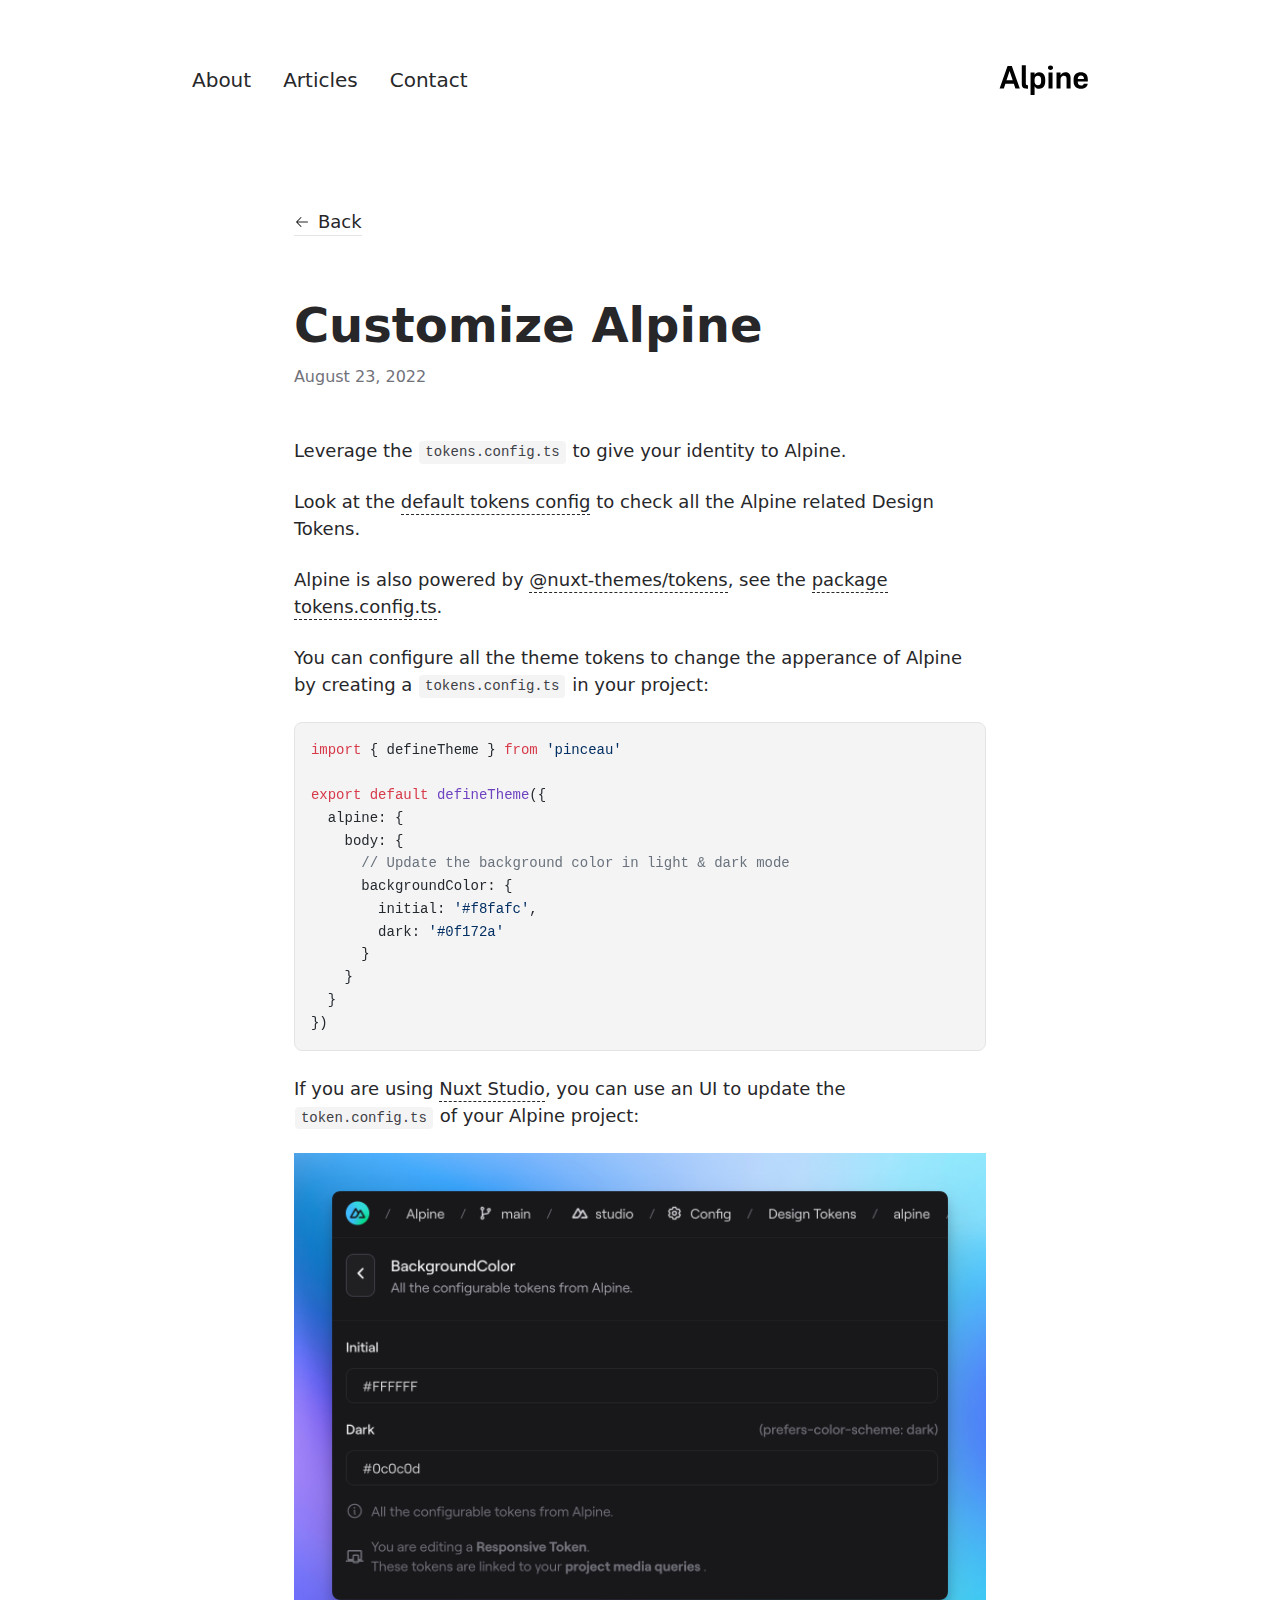
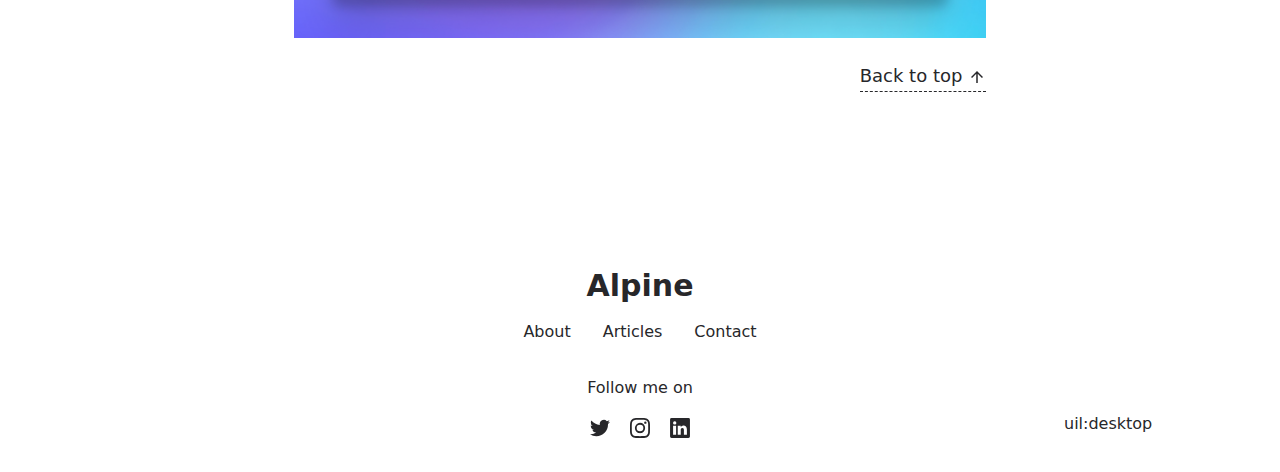
<file: articles/design-tokens/index.html>
<!DOCTYPE html>
<html  lang="en">
<head><meta charset="utf-8">
<meta name="viewport" content="width=device-width, initial-scale=1">
<title>Customize Alpine</title>
<meta name="twitter:card" content="summary_large_image">
<meta property="og:image:width" content="400">
<meta property="og:image:height" content="300">
<meta property="og:image:alt" content="An image showcasing my project.">
<meta property="og:title" content="Customize Alpine">
<meta name="description" content="Leverage the tokens.config.ts to give your identity to Alpine.">
<meta property="og:description" content="Leverage the tokens.config.ts to give your identity to Alpine.">
<meta property="og:image" content="/articles/design-tokens.webp">
<link rel="preload" as="fetch" crossorigin="anonymous" href="/articles/design-tokens/_payload.json">
<link rel="stylesheet" href="/_nuxt/entry.4f0972c0.css">
<link rel="stylesheet" href="/_nuxt/DocumentDrivenNotFound.1398aec6.css">
<link rel="stylesheet" href="/_nuxt/article.d0937bac.css">
<link rel="stylesheet" href="/_nuxt/ProseA.f70b28a1.css">
<link rel="stylesheet" href="/_nuxt/ProseH1.c07a11e7.css">
<link rel="stylesheet" href="/_nuxt/ProseP.2188f7db.css">
<link rel="stylesheet" href="/_nuxt/ProseCodeInline.46b97b4c.css">
<link rel="stylesheet" href="/_nuxt/ProsePre.e63e49c6.css">
<link rel="stylesheet" href="/_nuxt/ProseCode.91016173.css">
<link rel="stylesheet" href="/_nuxt/ProseImg.4753ea4a.css">
<link rel="modulepreload" as="script" crossorigin href="/_nuxt/entry.bf9ca460.js">
<link rel="modulepreload" as="script" crossorigin href="/_nuxt/NuxtImg.2859923d.js">
<link rel="modulepreload" as="script" crossorigin href="/_nuxt/document-driven.1216ae5d.js">
<link rel="modulepreload" as="script" crossorigin href="/_nuxt/DocumentDrivenEmpty.71ac7e77.js">
<link rel="modulepreload" as="script" crossorigin href="/_nuxt/ContentRenderer.a2eaa775.js">
<link rel="modulepreload" as="script" crossorigin href="/_nuxt/ContentRendererMarkdown.vue.80173510.js">
<link rel="modulepreload" as="script" crossorigin href="/_nuxt/DocumentDrivenNotFound.8765ea31.js">
<link rel="modulepreload" as="script" crossorigin href="/_nuxt/article.0509e26b.js">
<link rel="modulepreload" as="script" crossorigin href="/_nuxt/ProseA.a5638a42.js">
<link rel="modulepreload" as="script" crossorigin href="/_nuxt/date.824a539b.js">
<link rel="modulepreload" as="script" crossorigin href="/_nuxt/ContentRendererMarkdown.6f22e317.js">
<link rel="modulepreload" as="script" crossorigin href="/_nuxt/ProseH1.3a73c35d.js">
<link rel="modulepreload" as="script" crossorigin href="/_nuxt/ProseP.0bb06045.js">
<link rel="modulepreload" as="script" crossorigin href="/_nuxt/ProseCodeInline.3031468e.js">
<link rel="modulepreload" as="script" crossorigin href="/_nuxt/ProsePre.8d3b0ddb.js">
<link rel="modulepreload" as="script" crossorigin href="/_nuxt/ProseCode.4982eff1.js">
<link rel="modulepreload" as="script" crossorigin href="/_nuxt/ProseImg.eaa9ffd7.js">
<link rel="prefetch" as="script" crossorigin href="/_nuxt/default.ddda1bc0.js">
<link rel="prefetch" as="script" crossorigin href="/_nuxt/page.a7907594.js">
<link rel="prefetch" as="script" crossorigin href="/_nuxt/client-db.38203109.js">
<link rel="prefetch" as="script" crossorigin href="/_nuxt/debug.60222e84.js">
<link rel="prefetch" as="style" href="/_nuxt/useStudio.d8705cff.css">
<link rel="prefetch" as="script" crossorigin href="/_nuxt/useStudio.a66fb98a.js">
<link rel="prefetch" as="style" href="/_nuxt/error-404.7910d5ca.css">
<link rel="prefetch" as="script" crossorigin href="/_nuxt/error-404.c253d8d5.js">
<link rel="prefetch" as="style" href="/_nuxt/error-500.1db01289.css">
<link rel="prefetch" as="script" crossorigin href="/_nuxt/error-500.dfff0b41.js">
<script type="module" src="/_nuxt/entry.bf9ca460.js" crossorigin></script><style id="pinceau-runtime-hydratable">@media{.phy[--]{--puid:s0fDuh-v;}.pv-r6Hvqf{max-width:var(--elements-container-maxWidth);padding-left:var(--elements-container-padding-mobile);padding-right:var(--elements-container-padding-mobile);}@media (min-width: 475px){.pv-r6Hvqf{padding-left:var(--elements-container-padding-xs);padding-right:var(--elements-container-padding-xs);}}@media (min-width: 640px){.pv-r6Hvqf{padding-left:var(--elements-container-padding-sm);padding-right:var(--elements-container-padding-sm);}}@media (min-width: 768px){.pv-r6Hvqf{padding-left:var(--elements-container-padding-md);padding-right:var(--elements-container-padding-md);}}} </style><style id="pinceau-theme">@media { :root {--pinceau-mq: initial; --alpine-readableLine: 68ch;--alpine-backdrop-backgroundColor: #f4f4f5b3;--prose-code-inline-padding: 0.2rem 0.375rem 0.2rem 0.375rem;--prose-code-block-backdropFilter: contrast(1);--prose-code-block-border-style: solid;--prose-code-block-border-width: 1px;--prose-tbody-tr-borderBottom-style: dashed;--prose-tbody-tr-borderBottom-width: 1px;--prose-th-textAlign: inherit;--prose-thead-borderBottom-style: solid;--prose-thead-borderBottom-width: 1px;--prose-thead-border-style: solid;--prose-thead-border-width: 0px;--prose-table-textAlign: start;--prose-hr-width: 1px;--prose-hr-style: solid;--prose-li-listStylePosition: outside;--prose-ol-li-markerColor: currentColor;--prose-ol-paddingInlineStart: 21px;--prose-ol-listStyleType: decimal;--prose-ul-li-markerColor: currentColor;--prose-ul-paddingInlineStart: 21px;--prose-ul-listStyleType: disc;--prose-blockquote-border-style: solid;--prose-blockquote-border-width: 4px;--prose-blockquote-quotes: '201C' '201D' '2018' '2019';--prose-blockquote-paddingInlineStart: 24px;--prose-a-code-color-hover: currentColor;--prose-a-code-color-static: currentColor;--prose-a-hasCode-borderBottom: none;--prose-a-border-distance: 2px;--prose-a-border-color-hover: currentColor;--prose-a-border-color-static: currentColor;--prose-a-border-style-hover: solid;--prose-a-border-style-static: dashed;--prose-a-border-width: 1px;--prose-a-color-static: inherit;--prose-a-textDecoration: none;--prose-h6-margin: 3rem 0 2rem;--prose-h5-margin: 3rem 0 2rem;--prose-h4-margin: 3rem 0 2rem;--prose-h3-margin: 3rem 0 2rem;--prose-h2-margin: 3rem 0 2rem;--prose-h1-margin: 0 0 2rem;--prose-p-fontSize: 18px;--typography-lead-loose: 2;--typography-lead-relaxed: 1.625;--typography-lead-normal: 1.5;--typography-lead-snug: 1.375;--typography-lead-tight: 1.25;--typography-lead-none: 1;--typography-lead-10: 2.5rem;--typography-lead-9: 2.25rem;--typography-lead-8: 2rem;--typography-lead-7: 1.75rem;--typography-lead-6: 1.5rem;--typography-lead-5: 1.25rem;--typography-lead-4: 1rem;--typography-lead-3: .75rem;--typography-lead-2: .5rem;--typography-lead-1: .025rem;--typography-fontWeight-black: 900;--typography-fontWeight-extrabold: 800;--typography-fontWeight-bold: 700;--typography-fontWeight-semibold: 600;--typography-fontWeight-medium: 500;--typography-fontWeight-normal: 400;--typography-fontWeight-light: 300;--typography-fontWeight-extralight: 200;--typography-fontWeight-thin: 100;--typography-fontSize-9xl: 128px;--typography-fontSize-8xl: 96px;--typography-fontSize-7xl: 72px;--typography-fontSize-6xl: 60px;--typography-fontSize-5xl: 48px;--typography-fontSize-4xl: 36px;--typography-fontSize-3xl: 30px;--typography-fontSize-2xl: 24px;--typography-fontSize-xl: 20px;--typography-fontSize-lg: 18px;--typography-fontSize-base: 16px;--typography-fontSize-sm: 14px;--typography-fontSize-xs: 12px;--typography-letterSpacing-wide: 0.025em;--typography-letterSpacing-tight: -0.025em;--typography-verticalMargin-base: 24px;--typography-verticalMargin-sm: 16px;--elements-border-secondary-hover: [object Object];--elements-backdrop-background: #fffc;--elements-backdrop-filter: saturate(200%) blur(20px);--elements-container-maxWidth: 64rem;--lead-loose: 2;--lead-relaxed: 1.625;--lead-normal: 1.5;--lead-snug: 1.375;--lead-tight: 1.25;--lead-none: 1;--lead-10: 2.5rem;--lead-9: 2.25rem;--lead-8: 2rem;--lead-7: 1.75rem;--lead-6: 1.5rem;--lead-5: 1.25rem;--lead-4: 1rem;--lead-3: .75rem;--lead-2: .5rem;--lead-1: .025rem;--letterSpacing-widest: 0.1em;--letterSpacing-wider: 0.05em;--letterSpacing-wide: 0.025em;--letterSpacing-normal: 0em;--letterSpacing-tight: -0.025em;--letterSpacing-tighter: -0.05em;--fontSize-9xl: 8rem;--fontSize-8xl: 6rem;--fontSize-7xl: 4.5rem;--fontSize-6xl: 3.75rem;--fontSize-5xl: 3rem;--fontSize-4xl: 2.25rem;--fontSize-3xl: 1.875rem;--fontSize-2xl: 1.5rem;--fontSize-xl: 1.25rem;--fontSize-lg: 1.125rem;--fontSize-base: 1rem;--fontSize-sm: 0.875rem;--fontSize-xs: 0.75rem;--fontWeight-black: 900;--fontWeight-extrabold: 800;--fontWeight-bold: 700;--fontWeight-semibold: 600;--fontWeight-medium: 500;--fontWeight-normal: 400;--fontWeight-light: 300;--fontWeight-extralight: 200;--fontWeight-thin: 100;--font-mono: ui-monospace, SFMono-Regular, Menlo, Monaco, Consolas, Liberation Mono, Courier New, monospace;--font-serif: ui-serif, Georgia, Cambria, Times New Roman, Times, serif;--font-sans: ui-sans-serif, system-ui, -apple-system, BlinkMacSystemFont, Segoe UI, Roboto, Helvetica Neue, Arial, Noto Sans, sans-serif, Apple Color Emoji, Segoe UI Emoji, Segoe UI Symbol, Noto Color Emoji;--opacity-total: 1;--opacity-high: 0.8;--opacity-medium: 0.5;--opacity-soft: 0.3;--opacity-light: 0.15;--opacity-bright: 0.1;--opacity-noOpacity: 0;--borderWidth-lg: 3px;--borderWidth-md: 2px;--borderWidth-sm: 1px;--borderWidth-noBorder: 0;--space-rem-875: 0.875rem;--space-rem-625: 0.625rem;--space-rem-375: 0.375rem;--space-rem-125: 0.125rem;--space-px: 1px;--space-128: 32rem;--space-96: 24rem;--space-80: 20rem;--space-72: 18rem;--space-64: 16rem;--space-60: 15rem;--space-56: 14rem;--space-52: 13rem;--space-48: 12rem;--space-44: 11rem;--space-40: 10rem;--space-36: 9rem;--space-32: 8rem;--space-28: 7rem;--space-24: 6rem;--space-20: 5rem;--space-16: 4rem;--space-14: 3.5rem;--space-12: 3rem;--space-11: 2.75rem;--space-10: 2.5rem;--space-9: 2.25rem;--space-8: 2rem;--space-7: 1.75rem;--space-6: 1.5rem;--space-5: 1.25rem;--space-4: 1rem;--space-3: 0.75rem;--space-2: 0.5rem;--space-1: 0.25rem;--space-0: 0px;--size-full: 100%;--size-7xl: 80rem;--size-6xl: 72rem;--size-5xl: 64rem;--size-4xl: 56rem;--size-3xl: 48rem;--size-2xl: 42rem;--size-xl: 36rem;--size-lg: 32rem;--size-md: 28rem;--size-sm: 24rem;--size-xs: 20rem;--size-200: 200px;--size-104: 104px;--size-80: 80px;--size-64: 64px;--size-56: 56px;--size-48: 48px;--size-40: 40px;--size-32: 32px;--size-24: 24px;--size-20: 20px;--size-16: 16px;--size-12: 12px;--size-8: 8px;--size-6: 6px;--size-4: 4px;--size-2: 2px;--size-0: 0px;--radii-full: 9999px;--radii-3xl: 1.75rem;--radii-2xl: 1.5rem;--radii-xl: 1rem;--radii-lg: 0.75rem;--radii-md: 0.5rem;--radii-sm: 0.375rem;--radii-xs: 0.25rem;--radii-2xs: 0.125rem;--radii-none: 0px;--shadow-none: 0px 0px 0px 0px transparent;--shadow-lg: 0px 10px 15px -3px #000000, 0px 4px 6px -4px #000000;--shadow-md: 0px 4px 6px -1px #000000, 0px 2px 4px -2px #000000;--shadow-sm: 0px 1px 3px 0px #000000, 0px 1px 2px -1px #000000;--shadow-xs: 0px 1px 2px 0px #000000;--height-screen: 100vh;--width-screen: 100vw;--color-primary-900: #002e38;--color-primary-800: #005c70;--color-primary-700: #008aa9;--color-primary-600: #00b9e1;--color-primary-500: #1ad6ff;--color-primary-400: #40ddff;--color-primary-300: #66e4ff;--color-primary-200: #8deaff;--color-primary-100: #b3f1ff;--color-primary-50: #d9f8ff;--color-ruby-900: #380011;--color-ruby-800: #700021;--color-ruby-700: #a90032;--color-ruby-600: #e10043;--color-ruby-500: #ff1a5e;--color-ruby-400: #ff4079;--color-ruby-300: #ff6694;--color-ruby-200: #ff8dae;--color-ruby-100: #ffb3c9;--color-ruby-50: #ffd9e4;--color-pink-900: #380025;--color-pink-800: #70004b;--color-pink-700: #a90070;--color-pink-600: #e10095;--color-pink-500: #ff1ab2;--color-pink-400: #ff40bf;--color-pink-300: #ff66cc;--color-pink-200: #ff8dd8;--color-pink-100: #ffb3e5;--color-pink-50: #ffd9f2;--color-purple-900: #190038;--color-purple-800: #330070;--color-purple-700: #4c00a9;--color-purple-600: #6500e1;--color-purple-500: #811aff;--color-purple-400: #9640ff;--color-purple-300: #ab66ff;--color-purple-200: #c08dff;--color-purple-100: #d5b3ff;--color-purple-50: #ead9ff;--color-royalblue-900: #0b0531;--color-royalblue-800: #160a62;--color-royalblue-700: #211093;--color-royalblue-600: #2c15c4;--color-royalblue-500: #4127e8;--color-royalblue-400: #614bec;--color-royalblue-300: #806ff0;--color-royalblue-200: #a093f3;--color-royalblue-100: #c0b7f7;--color-royalblue-50: #dfdbfb;--color-indigoblue-900: #001238;--color-indigoblue-800: #002370;--color-indigoblue-700: #0035a9;--color-indigoblue-600: #0047e1;--color-indigoblue-500: #1a62ff;--color-indigoblue-400: #407cff;--color-indigoblue-300: #6696ff;--color-indigoblue-200: #8db0ff;--color-indigoblue-100: #b3cbff;--color-indigoblue-50: #d9e5ff;--color-blue-900: #002438;--color-blue-800: #004870;--color-blue-700: #006ca9;--color-blue-600: #0090e1;--color-blue-500: #1aadff;--color-blue-400: #40bbff;--color-blue-300: #66c8ff;--color-blue-200: #8dd6ff;--color-blue-100: #b3e4ff;--color-blue-50: #d9f1ff;--color-lightblue-900: #002e38;--color-lightblue-800: #005c70;--color-lightblue-700: #008aa9;--color-lightblue-600: #00b9e1;--color-lightblue-500: #1ad6ff;--color-lightblue-400: #40ddff;--color-lightblue-300: #66e4ff;--color-lightblue-200: #8deaff;--color-lightblue-100: #b3f1ff;--color-lightblue-50: #d9f8ff;--color-teal-900: #062a28;--color-teal-800: #0b544f;--color-teal-700: #117d77;--color-teal-600: #16a79e;--color-teal-500: #1cd1c6;--color-teal-400: #36e4da;--color-teal-300: #5fe9e1;--color-teal-200: #87efe9;--color-teal-100: #aff4f0;--color-teal-50: #d7faf8;--color-pear-900: #2a2b09;--color-pear-800: #545512;--color-pear-700: #7e801b;--color-pear-600: #a8aa24;--color-pear-500: #d0d32f;--color-pear-400: #d8da52;--color-pear-300: #e0e274;--color-pear-200: #e8e997;--color-pear-100: #eff0ba;--color-pear-50: #f7f8dc;--color-red-900: #380300;--color-red-800: #700700;--color-red-700: #a90a00;--color-red-600: #e10e00;--color-red-500: #ff281a;--color-red-400: #ff4c40;--color-red-300: #ff7066;--color-red-200: #ff948d;--color-red-100: #ffb7b3;--color-red-50: #ffdbd9;--color-orange-900: #381800;--color-orange-800: #702f00;--color-orange-700: #a94700;--color-orange-600: #e15e00;--color-orange-500: #ff7a1a;--color-orange-400: #ff9040;--color-orange-300: #ffa666;--color-orange-200: #ffbd8d;--color-orange-100: #ffd3b3;--color-orange-50: #ffe9d9;--color-yellow-900: #362b03;--color-yellow-800: #6d5605;--color-yellow-700: #a38108;--color-yellow-600: #daac0a;--color-yellow-500: #f5c828;--color-yellow-400: #f7d14c;--color-yellow-300: #f8da70;--color-yellow-200: #fae393;--color-yellow-100: #fcedb7;--color-yellow-50: #fdf6db;--color-green-900: #003f25;--color-green-800: #005e38;--color-green-700: #007e4a;--color-green-600: #009d5d;--color-green-500: #00bd6f;--color-green-400: #00dc82;--color-green-300: #30ffaa;--color-green-200: #83ffcc;--color-green-100: #acffdd;--color-green-50: #d6ffee;--color-gray-900: #18181B;--color-gray-800: #27272A;--color-gray-700: #3f3f46;--color-gray-600: #52525B;--color-gray-500: #71717A;--color-gray-400: #a1a1aa;--color-gray-300: #D4d4d8;--color-gray-200: #e4e4e7;--color-gray-100: #f4f4f5;--color-gray-50: #fafafa;--color-black: #0c0c0d;--color-white: #FFFFFF;--media-portrait: only screen and (orientation: portrait);--media-landscape: only screen and (orientation: landscape);--media-rm: (prefers-reduced-motion: reduce);--media-2xl: (min-width: 1536px);--media-xl: (min-width: 1280px);--media-lg: (min-width: 1024px);--media-md: (min-width: 768px);--media-sm: (min-width: 640px);--media-xs: (min-width: 475px);--alpine-body-color: var(--color-gray-800);--alpine-body-backgroundColor: var(--color-white);--prose-code-inline-fontWeight: var(--typography-fontWeight-normal);--prose-code-inline-fontSize: var(--typography-fontSize-sm);--prose-code-inline-borderRadius: var(--radii-xs);--prose-code-block-pre-padding: var(--typography-verticalMargin-sm);--prose-code-block-margin: var(--typography-verticalMargin-base) 0;--prose-code-block-fontSize: var(--typography-fontSize-sm);--prose-tbody-code-inline-fontSize: var(--typography-fontSize-sm);--prose-tbody-td-padding: var(--typography-verticalMargin-sm);--prose-th-fontWeight: var(--typography-fontWeight-semibold);--prose-th-padding: 0 var(--typography-verticalMargin-sm) var(--typography-verticalMargin-sm) var(--typography-verticalMargin-sm);--prose-table-lineHeight: var(--typography-lead-6);--prose-table-fontSize: var(--typography-fontSize-sm);--prose-table-margin: var(--typography-verticalMargin-base) 0;--prose-hr-margin: var(--typography-verticalMargin-base) 0;--prose-li-margin: var(--typography-verticalMargin-sm) 0;--prose-ol-margin: var(--typography-verticalMargin-base) 0;--prose-ul-margin: var(--typography-verticalMargin-base) 0;--prose-blockquote-margin: var(--typography-verticalMargin-base) 0;--prose-a-code-border-style: var(--prose-a-border-style-static);--prose-a-code-border-width: var(--prose-a-border-width);--prose-a-fontWeight: var(--typography-fontWeight-medium);--prose-img-margin: var(--typography-verticalMargin-base) 0;--prose-strong-fontWeight: var(--typography-fontWeight-semibold);--prose-h6-iconSize: var(--typography-fontSize-base);--prose-h6-fontWeight: var(--typography-fontWeight-semibold);--prose-h6-lineHeight: var(--typography-lead-normal);--prose-h6-fontSize: var(--typography-fontSize-lg);--prose-h5-iconSize: var(--typography-fontSize-lg);--prose-h5-fontWeight: var(--typography-fontWeight-semibold);--prose-h5-lineHeight: var(--typography-lead-snug);--prose-h5-fontSize: var(--typography-fontSize-xl);--prose-h4-iconSize: var(--typography-fontSize-lg);--prose-h4-letterSpacing: var(--typography-letterSpacing-tight);--prose-h4-fontWeight: var(--typography-fontWeight-semibold);--prose-h4-lineHeight: var(--typography-lead-snug);--prose-h4-fontSize: var(--typography-fontSize-2xl);--prose-h3-iconSize: var(--typography-fontSize-xl);--prose-h3-letterSpacing: var(--typography-letterSpacing-tight);--prose-h3-fontWeight: var(--typography-fontWeight-semibold);--prose-h3-lineHeight: var(--typography-lead-snug);--prose-h3-fontSize: var(--typography-fontSize-3xl);--prose-h2-iconSize: var(--typography-fontSize-2xl);--prose-h2-letterSpacing: var(--typography-letterSpacing-tight);--prose-h2-fontWeight: var(--typography-fontWeight-semibold);--prose-h2-lineHeight: var(--typography-lead-tight);--prose-h2-fontSize: var(--typography-fontSize-4xl);--prose-h1-iconSize: var(--typography-fontSize-3xl);--prose-h1-letterSpacing: var(--typography-letterSpacing-tight);--prose-h1-fontWeight: var(--typography-fontWeight-bold);--prose-h1-lineHeight: var(--typography-lead-tight);--prose-h1-fontSize: var(--typography-fontSize-5xl);--prose-p-br-margin: var(--typography-verticalMargin-base) 0 0 0;--prose-p-margin: var(--typography-verticalMargin-base) 0;--prose-p-lineHeight: var(--typography-lead-normal);--typography-color-primary-900: var(--color-primary-900);--typography-color-primary-800: var(--color-primary-800);--typography-color-primary-700: var(--color-primary-700);--typography-color-primary-600: var(--color-primary-600);--typography-color-primary-500: var(--color-primary-500);--typography-color-primary-400: var(--color-primary-400);--typography-color-primary-300: var(--color-primary-300);--typography-color-primary-200: var(--color-primary-200);--typography-color-primary-100: var(--color-primary-100);--typography-color-primary-50: var(--color-primary-50);--typography-font-code: var(--font-mono);--typography-font-body: var(--font-sans);--typography-font-display: var(--font-sans);--typography-body-backgroundColor: var(--color-white);--typography-body-color: var(--color-black);--elements-state-danger-borderColor-secondary: var(--color-red-200);--elements-state-danger-borderColor-primary: var(--color-red-100);--elements-state-danger-backgroundColor-secondary: var(--color-red-100);--elements-state-danger-backgroundColor-primary: var(--color-red-50);--elements-state-danger-color-secondary: var(--color-red-600);--elements-state-danger-color-primary: var(--color-red-500);--elements-state-warning-borderColor-secondary: var(--color-yellow-200);--elements-state-warning-borderColor-primary: var(--color-yellow-100);--elements-state-warning-backgroundColor-secondary: var(--color-yellow-100);--elements-state-warning-backgroundColor-primary: var(--color-yellow-50);--elements-state-warning-color-secondary: var(--color-yellow-700);--elements-state-warning-color-primary: var(--color-yellow-600);--elements-state-success-borderColor-secondary: var(--color-green-200);--elements-state-success-borderColor-primary: var(--color-green-100);--elements-state-success-backgroundColor-secondary: var(--color-green-100);--elements-state-success-backgroundColor-primary: var(--color-green-50);--elements-state-success-color-secondary: var(--color-green-600);--elements-state-success-color-primary: var(--color-green-500);--elements-state-info-borderColor-secondary: var(--color-blue-200);--elements-state-info-borderColor-primary: var(--color-blue-100);--elements-state-info-backgroundColor-secondary: var(--color-blue-100);--elements-state-info-backgroundColor-primary: var(--color-blue-50);--elements-state-info-color-secondary: var(--color-blue-600);--elements-state-info-color-primary: var(--color-blue-500);--elements-state-primary-borderColor-secondary: var(--color-primary-200);--elements-state-primary-borderColor-primary: var(--color-primary-100);--elements-state-primary-backgroundColor-secondary: var(--color-primary-100);--elements-state-primary-backgroundColor-primary: var(--color-primary-50);--elements-state-primary-color-secondary: var(--color-primary-700);--elements-state-primary-color-primary: var(--color-primary-600);--elements-surface-secondary-backgroundColor: var(--color-gray-200);--elements-surface-primary-backgroundColor: var(--color-gray-100);--elements-surface-background-base: var(--color-gray-100);--elements-border-secondary-static: var(--color-gray-200);--elements-border-primary-hover: var(--color-gray-200);--elements-border-primary-static: var(--color-gray-100);--elements-container-padding-md: var(--space-16);--elements-container-padding-sm: var(--space-12);--elements-container-padding-xs: var(--space-8);--elements-container-padding-mobile: var(--space-6);--elements-text-secondary-color-hover: var(--color-gray-700);--elements-text-secondary-color-static: var(--color-gray-500);--elements-text-primary-color-static: var(--color-gray-900);--text-6xl-lineHeight: var(--lead-none);--text-6xl-fontSize: var(--fontSize-6xl);--text-5xl-lineHeight: var(--lead-none);--text-5xl-fontSize: var(--fontSize-5xl);--text-4xl-lineHeight: var(--lead-10);--text-4xl-fontSize: var(--fontSize-4xl);--text-3xl-lineHeight: var(--lead-9);--text-3xl-fontSize: var(--fontSize-3xl);--text-2xl-lineHeight: var(--lead-8);--text-2xl-fontSize: var(--fontSize-2xl);--text-xl-lineHeight: var(--lead-7);--text-xl-fontSize: var(--fontSize-xl);--text-lg-lineHeight: var(--lead-7);--text-lg-fontSize: var(--fontSize-lg);--text-base-lineHeight: var(--lead-6);--text-base-fontSize: var(--fontSize-base);--text-sm-lineHeight: var(--lead-5);--text-sm-fontSize: var(--fontSize-sm);--text-xs-lineHeight: var(--lead-4);--text-xs-fontSize: var(--fontSize-xs);--shadow-2xl: 0px 25px 50px -12px var(--color-gray-900);--shadow-xl: 0px 20px 25px -5px var(--color-gray-400), 0px 8px 10px -6px #000000;--color-secondary-900: var(--color-gray-900);--color-secondary-800: var(--color-gray-800);--color-secondary-700: var(--color-gray-700);--color-secondary-600: var(--color-gray-600);--color-secondary-500: var(--color-gray-500);--color-secondary-400: var(--color-gray-400);--color-secondary-300: var(--color-gray-300);--color-secondary-200: var(--color-gray-200);--color-secondary-100: var(--color-gray-100);--color-secondary-50: var(--color-gray-50);--prose-a-code-background-hover: var(--typography-color-primary-50);--prose-a-code-border-color-hover: var(--typography-color-primary-500);--prose-a-color-hover: var(--typography-color-primary-500);--typography-color-secondary-900: var(--color-secondary-900);--typography-color-secondary-800: var(--color-secondary-800);--typography-color-secondary-700: var(--color-secondary-700);--typography-color-secondary-600: var(--color-secondary-600);--typography-color-secondary-500: var(--color-secondary-500);--typography-color-secondary-400: var(--color-secondary-400);--typography-color-secondary-300: var(--color-secondary-300);--typography-color-secondary-200: var(--color-secondary-200);--typography-color-secondary-100: var(--color-secondary-100);--typography-color-secondary-50: var(--color-secondary-50);--prose-code-inline-backgroundColor: var(--typography-color-secondary-100);--prose-code-inline-color: var(--typography-color-secondary-700);--prose-code-block-backgroundColor: var(--typography-color-secondary-100);--prose-code-block-color: var(--typography-color-secondary-700);--prose-code-block-border-color: var(--typography-color-secondary-200);--prose-tbody-tr-borderBottom-color: var(--typography-color-secondary-200);--prose-th-color: var(--typography-color-secondary-600);--prose-thead-borderBottom-color: var(--typography-color-secondary-200);--prose-thead-border-color: var(--typography-color-secondary-300);--prose-hr-color: var(--typography-color-secondary-200);--prose-blockquote-border-color: var(--typography-color-secondary-200);--prose-blockquote-color: var(--typography-color-secondary-500);--prose-a-code-border-color-static: var(--typography-color-secondary-400); } }@media { :root.dark {--pinceau-mq: dark; --alpine-backdrop-backgroundColor: #18181bb3;--prose-code-block-backdropFilter: contrast(1);--prose-ol-li-markerColor: currentColor;--prose-ul-li-markerColor: currentColor;--prose-a-code-color-hover: currentColor;--prose-a-code-color-static: currentColor;--prose-a-border-color-hover: currentColor;--prose-a-border-color-static: currentColor;--prose-a-color-static: inherit;--elements-backdrop-background: #0c0d0ccc;--alpine-body-color: var(--color-gray-200);--alpine-body-backgroundColor: var(--color-black);--typography-body-backgroundColor: var(--color-black);--typography-body-color: var(--color-white);--elements-state-danger-borderColor-secondary: var(--color-red-700);--elements-state-danger-borderColor-primary: var(--color-red-800);--elements-state-danger-backgroundColor-secondary: var(--color-red-800);--elements-state-danger-backgroundColor-primary: var(--color-red-900);--elements-state-danger-color-secondary: var(--color-red-200);--elements-state-danger-color-primary: var(--color-red-300);--elements-state-warning-borderColor-secondary: var(--color-yellow-700);--elements-state-warning-borderColor-primary: var(--color-yellow-800);--elements-state-warning-backgroundColor-secondary: var(--color-yellow-800);--elements-state-warning-backgroundColor-primary: var(--color-yellow-900);--elements-state-warning-color-secondary: var(--color-yellow-200);--elements-state-warning-color-primary: var(--color-yellow-400);--elements-state-success-borderColor-secondary: var(--color-green-700);--elements-state-success-borderColor-primary: var(--color-green-800);--elements-state-success-backgroundColor-secondary: var(--color-green-800);--elements-state-success-backgroundColor-primary: var(--color-green-900);--elements-state-success-color-secondary: var(--color-green-200);--elements-state-success-color-primary: var(--color-green-400);--elements-state-info-borderColor-secondary: var(--color-blue-700);--elements-state-info-borderColor-primary: var(--color-blue-800);--elements-state-info-backgroundColor-secondary: var(--color-blue-800);--elements-state-info-backgroundColor-primary: var(--color-blue-900);--elements-state-info-color-secondary: var(--color-blue-200);--elements-state-info-color-primary: var(--color-blue-400);--elements-state-primary-borderColor-secondary: var(--color-primary-700);--elements-state-primary-borderColor-primary: var(--color-primary-800);--elements-state-primary-backgroundColor-secondary: var(--color-primary-800);--elements-state-primary-backgroundColor-primary: var(--color-primary-900);--elements-state-primary-color-secondary: var(--color-primary-200);--elements-state-primary-color-primary: var(--color-primary-400);--elements-surface-secondary-backgroundColor: var(--color-gray-800);--elements-surface-primary-backgroundColor: var(--color-gray-900);--elements-surface-background-base: var(--color-gray-900);--elements-border-secondary-static: var(--color-gray-800);--elements-border-primary-hover: var(--color-gray-800);--elements-border-primary-static: var(--color-gray-900);--elements-text-secondary-color-hover: var(--color-gray-200);--elements-text-secondary-color-static: var(--color-gray-400);--elements-text-primary-color-static: var(--color-gray-50);--prose-a-code-background-hover: var(--typography-color-primary-900);--prose-a-code-border-color-hover: var(--typography-color-primary-600);--prose-a-color-hover: var(--typography-color-primary-400);--prose-code-inline-backgroundColor: var(--typography-color-secondary-800);--prose-code-inline-color: var(--typography-color-secondary-200);--prose-code-block-backgroundColor: var(--typography-color-secondary-900);--prose-code-block-color: var(--typography-color-secondary-200);--prose-code-block-border-color: var(--typography-color-secondary-800);--prose-tbody-tr-borderBottom-color: var(--typography-color-secondary-800);--prose-th-color: var(--typography-color-secondary-400);--prose-thead-borderBottom-color: var(--typography-color-secondary-800);--prose-thead-border-color: var(--typography-color-secondary-600);--prose-hr-color: var(--typography-color-secondary-800);--prose-blockquote-border-color: var(--typography-color-secondary-700);--prose-blockquote-color: var(--typography-color-secondary-400);--prose-a-code-border-color-static: var(--typography-color-secondary-600); } }</style><script>"use strict";(()=>{const a=window,e=document.documentElement,m=["dark","light"],c=window&&window.localStorage&&window.localStorage.getItem&&window.localStorage.getItem("nuxt-color-mode")||"system";let n=c==="system"?d():c;const l=e.getAttribute("data-color-mode-forced");l&&(n=l),i(n),a["__NUXT_COLOR_MODE__"]={preference:c,value:n,getColorScheme:d,addColorScheme:i,removeColorScheme:f};function i(o){const t=""+o+"",s="";e.classList?e.classList.add(t):e.className+=" "+t,s&&e.setAttribute("data-"+s,o)}function f(o){const t=""+o+"",s="";e.classList?e.classList.remove(t):e.className=e.className.replace(new RegExp(t,"g"),""),s&&e.removeAttribute("data-"+s)}function r(o){return a.matchMedia("(prefers-color-scheme"+o+")")}function d(){if(a.matchMedia&&r("").media!=="not all"){for(const o of m)if(r(":"+o).matches)return o}return"light"}})();
</script></head>
<body ><div id="__nuxt"><div class="container pv-r6Hvqf pc-s0fDuh app-layout" data-v-3f5c42ee data-v-77841c0a><!--[--><div class="nuxt-progress" style="width:0%;height:3px;opacity:0;background-size:Infinity% auto;" data-v-3f5c42ee></div><header class="right" data-v-3f5c42ee data-v-c735cda3><div class="menu" data-v-c735cda3><button aria-label="Navigation Menu" data-v-c735cda3><svg width="24" height="24" viewBox="0 0 68 68" fill="currentColor" xmlns="http://www.w3.org/2000/svg" data-v-c735cda3><path d="M8 34C8 32.1362 8 31.2044 8.30448 30.4693C8.71046 29.4892 9.48915 28.7105 10.4693 28.3045C11.2044 28 12.1362 28 14 28C15.8638 28 16.7956 28 17.5307 28.3045C18.5108 28.7105 19.2895 29.4892 19.6955 30.4693C20 31.2044 20 32.1362 20 34C20 35.8638 20 36.7956 19.6955 37.5307C19.2895 38.5108 18.5108 39.2895 17.5307 39.6955C16.7956 40 15.8638 40 14 40C12.1362 40 11.2044 40 10.4693 39.6955C9.48915 39.2895 8.71046 38.5108 8.30448 37.5307C8 36.7956 8 35.8638 8 34Z" data-v-c735cda3></path><path d="M28 34C28 32.1362 28 31.2044 28.3045 30.4693C28.7105 29.4892 29.4892 28.7105 30.4693 28.3045C31.2044 28 32.1362 28 34 28C35.8638 28 36.7956 28 37.5307 28.3045C38.5108 28.7105 39.2895 29.4892 39.6955 30.4693C40 31.2044 40 32.1362 40 34C40 35.8638 40 36.7956 39.6955 37.5307C39.2895 38.5108 38.5108 39.2895 37.5307 39.6955C36.7956 40 35.8638 40 34 40C32.1362 40 31.2044 40 30.4693 39.6955C29.4892 39.2895 28.7105 38.5108 28.3045 37.5307C28 36.7956 28 35.8638 28 34Z" data-v-c735cda3></path><path d="M48 34C48 32.1362 48 31.2044 48.3045 30.4693C48.7105 29.4892 49.4892 28.7105 50.4693 28.3045C51.2044 28 52.1362 28 54 28C55.8638 28 56.7956 28 57.5307 28.3045C58.5108 28.7105 59.2895 29.4892 59.6955 30.4693C60 31.2044 60 32.1362 60 34C60 35.8638 60 36.7956 59.6955 37.5307C59.2895 38.5108 58.5108 39.2895 57.5307 39.6955C56.7956 40 55.8638 40 54 40C52.1362 40 51.2044 40 50.4693 39.6955C49.4892 39.2895 48.7105 38.5108 48.3045 37.5307C48 36.7956 48 35.8638 48 34Z" data-v-c735cda3></path></svg></button></div><div class="overlay" data-v-c735cda3><nav data-v-c735cda3 data-v-49c85456><ul data-v-49c85456><!--[--><li data-v-49c85456><a href="/" class="" data-v-49c85456><span class="underline-fx" data-v-49c85456></span> About</a></li><li data-v-49c85456><a href="/articles" class="" data-v-49c85456><span class="underline-fx" data-v-49c85456></span> Articles</a></li><li data-v-49c85456><a href="/contact" class="" data-v-49c85456><span class="underline-fx" data-v-49c85456></span> Contact</a></li><!--]--></ul></nav></div><div class="logo" data-v-c735cda3><a href="/" class="" data-v-c735cda3><img src="/logo-dark.svg" class="dark-img" alt="alpine" width="89" height="31" data-v-c735cda3><img src="/logo.svg" class="light-img" alt="alpine" width="89" height="31" data-v-c735cda3></a></div><div class="main-nav" data-v-c735cda3><nav data-v-c735cda3 data-v-49c85456><ul data-v-49c85456><!--[--><li data-v-49c85456><a href="/" class="" data-v-49c85456><span class="underline-fx" data-v-49c85456></span> About</a></li><li data-v-49c85456><a href="/articles" class="" data-v-49c85456><span class="underline-fx" data-v-49c85456></span> Articles</a></li><li data-v-49c85456><a href="/contact" class="" data-v-49c85456><span class="underline-fx" data-v-49c85456></span> Contact</a></li><!--]--></ul></nav></div></header><!--[--><div class="document-driven-page"><article data-v-d6a1d8f6><a href="/articles" class="back" data-v-d6a1d8f6><svg xmlns="http://www.w3.org/2000/svg" xmlns:xlink="http://www.w3.org/1999/xlink" aria-hidden="true" role="img" class="icon" data-v-d6a1d8f6 style="" width="1em" height="1em" viewBox="0 0 256 256" data-v-5f091540><path fill="currentColor" d="M224 128a8 8 0 0 1-8 8H59.31l58.35 58.34a8 8 0 0 1-11.32 11.32l-72-72a8 8 0 0 1 0-11.32l72-72a8 8 0 0 1 11.32 11.32L59.31 120H216a8 8 0 0 1 8 8Z"/></svg><span data-v-d6a1d8f6> Back </span></a><header data-v-d6a1d8f6><h1 class="title" data-v-d6a1d8f6>Customize Alpine</h1><time datetime="2022-08-23T00:00:00.000Z" data-v-d6a1d8f6>August 23, 2022</time></header><div class="prose" data-v-d6a1d8f6><!--[--><div><h1 id="customize-alpine" data-v-17f142b8><a aria-current="page" href="/articles/design-tokens#customize-alpine" class="router-link-active router-link-exact-active" data-v-17f142b8><!--[-->Customize Alpine<!--]--><!----></a></h1><p data-v-f4c85dbd><!--[-->Leverage the <code class="" data-v-69006e27><!--[-->tokens.config.ts<!--]--></code> to give your identity to Alpine.<!--]--></p><p data-v-f4c85dbd><!--[-->Look at the <a href="https://github.com/nuxt-themes/alpine/blob/main/tokens.config.ts" rel="nofollow" data-v-d83694f9><!--[-->default tokens config<!--]--></a> to check all the Alpine related Design Tokens.<!--]--></p><p data-v-f4c85dbd><!--[-->Alpine is also powered by <a href="https://www.npmjs.com/package/@nuxt-themes/tokens" rel="nofollow" data-v-d83694f9><!--[-->@nuxt-themes/tokens<!--]--></a>, see the <a href="https://unpkg.com/@nuxt-themes/tokens@latest/dist/tokens.config.ts" rel="nofollow" data-v-d83694f9><!--[-->package tokens.config.ts<!--]--></a>.<!--]--></p><p data-v-f4c85dbd><!--[-->You can configure all the theme tokens to change the apperance of Alpine by creating a <code class="" data-v-69006e27><!--[-->tokens.config.ts<!--]--></code> in your project:<!--]--></p><div class="highlight-ts prose-code" meta data-v-ef0b30fc><!----><!--[--><pre class="language-ts shiki shiki-themes github-light github-dark" style=""><!--[--><code><span class="line" line="1"><span style="--shiki-default:#D73A49;--shiki-dark:#F97583">import</span><span style="--shiki-default:#24292E;--shiki-dark:#E1E4E8"> { defineTheme } </span><span style="--shiki-default:#D73A49;--shiki-dark:#F97583">from</span><span style="--shiki-default:#032F62;--shiki-dark:#9ECBFF"> &#39;pinceau&#39;
</span></span><span class="line" line="2"><span emptylineplaceholder="true">
</span></span><span class="line" line="3"><span style="--shiki-default:#D73A49;--shiki-dark:#F97583">export</span><span style="--shiki-default:#D73A49;--shiki-dark:#F97583"> default</span><span style="--shiki-default:#6F42C1;--shiki-dark:#B392F0"> defineTheme</span><span style="--shiki-default:#24292E;--shiki-dark:#E1E4E8">({
</span></span><span class="line" line="4"><span style="--shiki-default:#24292E;--shiki-dark:#E1E4E8">  alpine: {
</span></span><span class="line" line="5"><span style="--shiki-default:#24292E;--shiki-dark:#E1E4E8">    body: {
</span></span><span class="line" line="6"><span style="--shiki-default:#6A737D;--shiki-dark:#6A737D">      // Update the background color in light &amp; dark mode
</span></span><span class="line" line="7"><span style="--shiki-default:#24292E;--shiki-dark:#E1E4E8">      backgroundColor: {
</span></span><span class="line" line="8"><span style="--shiki-default:#24292E;--shiki-dark:#E1E4E8">        initial: </span><span style="--shiki-default:#032F62;--shiki-dark:#9ECBFF">&#39;#f8fafc&#39;</span><span style="--shiki-default:#24292E;--shiki-dark:#E1E4E8">,
</span></span><span class="line" line="9"><span style="--shiki-default:#24292E;--shiki-dark:#E1E4E8">        dark: </span><span style="--shiki-default:#032F62;--shiki-dark:#9ECBFF">&#39;#0f172a&#39;
</span></span><span class="line" line="10"><span style="--shiki-default:#24292E;--shiki-dark:#E1E4E8">      }
</span></span><span class="line" line="11"><span style="--shiki-default:#24292E;--shiki-dark:#E1E4E8">    }
</span></span><span class="line" line="12"><span style="--shiki-default:#24292E;--shiki-dark:#E1E4E8">  }
</span></span><span class="line" line="13"><span style="--shiki-default:#24292E;--shiki-dark:#E1E4E8">})
</span></span></code><!--]--></pre><!--]--><button class="copy-button" data-v-ef0b30fc data-v-2c5d870f><span class="sr-only" data-v-2c5d870f>Copy to clipboard</span><span class="icon-wrapper" data-v-2c5d870f><svg xmlns="http://www.w3.org/2000/svg" xmlns:xlink="http://www.w3.org/1999/xlink" aria-hidden="true" role="img" class="icon" data-v-2c5d870f style="" width="18px" height="18px" viewBox="0 0 256 256" data-v-5f091540><path fill="currentColor" d="M216 32H88a8 8 0 0 0-8 8v40H40a8 8 0 0 0-8 8v128a8 8 0 0 0 8 8h128a8 8 0 0 0 8-8v-40h40a8 8 0 0 0 8-8V40a8 8 0 0 0-8-8Zm-56 176H48V96h112Zm48-48h-32V88a8 8 0 0 0-8-8H96V48h112Z"/></svg></span></button></div><p data-v-f4c85dbd><!--[-->If you are using <a href="https://nuxt.studio" rel="nofollow" data-v-d83694f9><!--[-->Nuxt Studio<!--]--></a>, you can use an UI to update the <code class="" data-v-69006e27><!--[-->token.config.ts<!--]--></code> of your Alpine project:<!--]--></p><p data-v-f4c85dbd><!--[--><a href="https://nuxt.studio" rel="nofollow" data-v-d83694f9><!--[--><img src="/design-tokens-studio.png" alt="design-tokens-studio.png" data-v-80d56572><!--]--></a><!--]--></p><style>html.dark .shiki span {color: var(--shiki-dark);background: var(--shiki-dark-bg);font-style: var(--shiki-dark-font-style);font-weight: var(--shiki-dark-font-weight);text-decoration: var(--shiki-dark-text-decoration);}html .shiki span {color: var(--shiki-default);background: var(--shiki-default-bg);font-style: var(--shiki-default-font-style);font-weight: var(--shiki-default-font-weight);text-decoration: var(--shiki-default-text-decoration);}html .default .shiki span {color: var(--shiki-default);background: var(--shiki-default-bg);font-style: var(--shiki-default-font-style);font-weight: var(--shiki-default-font-weight);text-decoration: var(--shiki-default-text-decoration);}html .dark .shiki span {color: var(--shiki-dark);background: var(--shiki-dark-bg);font-style: var(--shiki-dark-font-style);font-weight: var(--shiki-dark-font-weight);text-decoration: var(--shiki-dark-text-decoration);}</style></div><!--]--><div class="back-to-top" data-v-d6a1d8f6><a data-v-d6a1d8f6 data-v-d83694f9><!--[-->Back to top <svg xmlns="http://www.w3.org/2000/svg" xmlns:xlink="http://www.w3.org/1999/xlink" aria-hidden="true" role="img" class="icon" data-v-d6a1d8f6 style="" width="1em" height="1em" viewBox="0 0 24 24" data-v-5f091540><path fill="currentColor" d="M11 20V7.825l-5.6 5.6L4 12l8-8l8 8l-1.4 1.425l-5.6-5.6V20h-2Z"/></svg><!--]--></a></div></div></article></div><!--]--><footer class="center" data-v-3f5c42ee data-v-6508594d><a href="https://www.github.com/nuxt-themes/alpine" rel="noopener noreferrer" class="credits" data-v-6508594d>Alpine</a><div class="navigation" data-v-6508594d><nav data-v-6508594d data-v-49c85456><ul data-v-49c85456><!--[--><li data-v-49c85456><a href="/" class="" data-v-49c85456><span class="underline-fx" data-v-49c85456></span> About</a></li><li data-v-49c85456><a href="/articles" class="" data-v-49c85456><span class="underline-fx" data-v-49c85456></span> Articles</a></li><li data-v-49c85456><a href="/contact" class="" data-v-49c85456><span class="underline-fx" data-v-49c85456></span> Contact</a></li><!--]--></ul></nav></div><p class="message" data-v-6508594d>Follow me on</p><div class="icons" data-v-6508594d><div class="social" data-v-6508594d><!--[--><a href="https://twitter.com/nuxtlabs" rel="noopener noreferrer" target="_blank" title="nuxtlabs" aria-label="nuxtlabs" data-v-a711ad36><svg xmlns="http://www.w3.org/2000/svg" xmlns:xlink="http://www.w3.org/1999/xlink" aria-hidden="true" role="img" class="icon" data-v-a711ad36 style="" width="1em" height="1em" viewBox="0 0 24 24" data-v-5f091540><path fill="currentColor" d="M22 5.8a8.49 8.49 0 0 1-2.36.64a4.13 4.13 0 0 0 1.81-2.27a8.21 8.21 0 0 1-2.61 1a4.1 4.1 0 0 0-7 3.74a11.64 11.64 0 0 1-8.45-4.29a4.16 4.16 0 0 0-.55 2.07a4.09 4.09 0 0 0 1.82 3.41a4.05 4.05 0 0 1-1.86-.51v.05a4.1 4.1 0 0 0 3.3 4a3.93 3.93 0 0 1-1.1.17a4.9 4.9 0 0 1-.77-.07a4.11 4.11 0 0 0 3.83 2.84A8.22 8.22 0 0 1 3 18.34a7.93 7.93 0 0 1-1-.06a11.57 11.57 0 0 0 6.29 1.85A11.59 11.59 0 0 0 20 8.45v-.53a8.43 8.43 0 0 0 2-2.12Z"/></svg></a><a href="https://instagram.com/atinuxt" rel="noopener noreferrer" target="_blank" title="atinuxt" aria-label="atinuxt" data-v-a711ad36><svg xmlns="http://www.w3.org/2000/svg" xmlns:xlink="http://www.w3.org/1999/xlink" aria-hidden="true" role="img" class="icon" data-v-a711ad36 style="" width="1em" height="1em" viewBox="0 0 24 24" data-v-5f091540><path fill="currentColor" d="M17.34 5.46a1.2 1.2 0 1 0 1.2 1.2a1.2 1.2 0 0 0-1.2-1.2Zm4.6 2.42a7.59 7.59 0 0 0-.46-2.43a4.94 4.94 0 0 0-1.16-1.77a4.7 4.7 0 0 0-1.77-1.15a7.3 7.3 0 0 0-2.43-.47C15.06 2 14.72 2 12 2s-3.06 0-4.12.06a7.3 7.3 0 0 0-2.43.47a4.78 4.78 0 0 0-1.77 1.15a4.7 4.7 0 0 0-1.15 1.77a7.3 7.3 0 0 0-.47 2.43C2 8.94 2 9.28 2 12s0 3.06.06 4.12a7.3 7.3 0 0 0 .47 2.43a4.7 4.7 0 0 0 1.15 1.77a4.78 4.78 0 0 0 1.77 1.15a7.3 7.3 0 0 0 2.43.47C8.94 22 9.28 22 12 22s3.06 0 4.12-.06a7.3 7.3 0 0 0 2.43-.47a4.7 4.7 0 0 0 1.77-1.15a4.85 4.85 0 0 0 1.16-1.77a7.59 7.59 0 0 0 .46-2.43c0-1.06.06-1.4.06-4.12s0-3.06-.06-4.12ZM20.14 16a5.61 5.61 0 0 1-.34 1.86a3.06 3.06 0 0 1-.75 1.15a3.19 3.19 0 0 1-1.15.75a5.61 5.61 0 0 1-1.86.34c-1 .05-1.37.06-4 .06s-3 0-4-.06a5.73 5.73 0 0 1-1.94-.3a3.27 3.27 0 0 1-1.1-.75a3 3 0 0 1-.74-1.15a5.54 5.54 0 0 1-.4-1.9c0-1-.06-1.37-.06-4s0-3 .06-4a5.54 5.54 0 0 1 .35-1.9A3 3 0 0 1 5 5a3.14 3.14 0 0 1 1.1-.8A5.73 5.73 0 0 1 8 3.86c1 0 1.37-.06 4-.06s3 0 4 .06a5.61 5.61 0 0 1 1.86.34a3.06 3.06 0 0 1 1.19.8a3.06 3.06 0 0 1 .75 1.1a5.61 5.61 0 0 1 .34 1.9c.05 1 .06 1.37.06 4s-.01 3-.06 4ZM12 6.87A5.13 5.13 0 1 0 17.14 12A5.12 5.12 0 0 0 12 6.87Zm0 8.46A3.33 3.33 0 1 1 15.33 12A3.33 3.33 0 0 1 12 15.33Z"/></svg></a><a href="https://www.linkedin.com/company/nuxtlabs" rel="noopener noreferrer" target="_blank" title="LinkedIn" aria-label="LinkedIn" data-v-a711ad36><svg xmlns="http://www.w3.org/2000/svg" xmlns:xlink="http://www.w3.org/1999/xlink" aria-hidden="true" role="img" class="icon" data-v-a711ad36 style="" width="1em" height="1em" viewBox="0 0 24 24" data-v-5f091540><path fill="currentColor" d="M20.47 2H3.53a1.45 1.45 0 0 0-1.47 1.43v17.14A1.45 1.45 0 0 0 3.53 22h16.94a1.45 1.45 0 0 0 1.47-1.43V3.43A1.45 1.45 0 0 0 20.47 2ZM8.09 18.74h-3v-9h3ZM6.59 8.48a1.56 1.56 0 1 1 0-3.12a1.57 1.57 0 1 1 0 3.12Zm12.32 10.26h-3v-4.83c0-1.21-.43-2-1.52-2A1.65 1.65 0 0 0 12.85 13a2 2 0 0 0-.1.73v5h-3v-9h3V11a3 3 0 0 1 2.71-1.5c2 0 3.45 1.29 3.45 4.06Z"/></svg></a><!--]--></div><div class="color-mode-switch" data-v-6508594d><button aria-label="Color Mode" data-v-6508594d data-v-65be7330><span data-v-65be7330></span></button></div></div></footer><!--]--></div></div><script type="application/json" id="__NUXT_DATA__" data-ssr="true" data-src="/articles/design-tokens/_payload.json">[{"state":1,"_errors":371,"serverRendered":136,"path":7,"prerenderedAt":373},["Reactive",2],{"$sdd-pages":3,"$sdd-surrounds":318,"$sdd-globals":330,"$scolor-mode":332,"$sdd-navigation":334,"$sicons":355},["ShallowRef",4],["ShallowReactive",5],{"/articles/design-tokens":6},{"_path":7,"_dir":8,"_draft":9,"_partial":9,"_locale":10,"title":11,"description":12,"cover":13,"date":14,"layout":15,"body":16,"_type":313,"_id":314,"_source":315,"_file":316,"_extension":317},"/articles/design-tokens","articles",false,"","Customize Alpine","Leverage the tokens.config.ts to give your identity to Alpine.","/articles/design-tokens.webp","2022-08-23T00:00:00.000Z","article",{"type":17,"children":18,"toc":311},"root",[19,27,41,57,80,91,271,292,305],{"type":20,"tag":21,"props":22,"children":24},"element","h1",{"id":23},"customize-alpine",[25],{"type":26,"value":11},"text",{"type":20,"tag":28,"props":29,"children":30},"p",{},[31,33,39],{"type":26,"value":32},"Leverage the ",{"type":20,"tag":34,"props":35,"children":36},"code",{"className":10},[37],{"type":26,"value":38},"tokens.config.ts",{"type":26,"value":40}," to give your identity to Alpine.",{"type":20,"tag":28,"props":42,"children":43},{},[44,46,55],{"type":26,"value":45},"Look at the ",{"type":20,"tag":47,"props":48,"children":52},"a",{"href":49,"rel":50},"https://github.com/nuxt-themes/alpine/blob/main/tokens.config.ts",[51],"nofollow",[53],{"type":26,"value":54},"default tokens config",{"type":26,"value":56}," to check all the Alpine related Design Tokens.",{"type":20,"tag":28,"props":58,"children":59},{},[60,62,69,71,78],{"type":26,"value":61},"Alpine is also powered by ",{"type":20,"tag":47,"props":63,"children":66},{"href":64,"rel":65},"https://www.npmjs.com/package/@nuxt-themes/tokens",[51],[67],{"type":26,"value":68},"@nuxt-themes/tokens",{"type":26,"value":70},", see the ",{"type":20,"tag":47,"props":72,"children":75},{"href":73,"rel":74},"https://unpkg.com/@nuxt-themes/tokens@latest/dist/tokens.config.ts",[51],[76],{"type":26,"value":77},"package tokens.config.ts",{"type":26,"value":79},".",{"type":20,"tag":28,"props":81,"children":82},{},[83,85,89],{"type":26,"value":84},"You can configure all the theme tokens to change the apperance of Alpine by creating a ",{"type":20,"tag":34,"props":86,"children":87},{"className":10},[88],{"type":26,"value":38},{"type":26,"value":90}," in your project:",{"type":20,"tag":92,"props":93,"children":97},"pre",{"className":94,"code":95,"language":96,"meta":10,"style":10},"language-ts shiki shiki-themes github-light github-dark","import { defineTheme } from 'pinceau'\n\nexport default defineTheme({\n  alpine: {\n    body: {\n      // Update the background color in light & dark mode\n      backgroundColor: {\n        initial: '#f8fafc',\n        dark: '#0f172a'\n      }\n    }\n  }\n})\n","ts",[98],{"type":20,"tag":34,"props":99,"children":100},{"__ignoreMap":10},[101,130,140,165,174,183,193,202,221,235,244,253,262],{"type":20,"tag":102,"props":103,"children":106},"span",{"class":104,"line":105},"line",1,[107,113,119,124],{"type":20,"tag":102,"props":108,"children":110},{"style":109},"--shiki-default:#D73A49;--shiki-dark:#F97583",[111],{"type":26,"value":112},"import",{"type":20,"tag":102,"props":114,"children":116},{"style":115},"--shiki-default:#24292E;--shiki-dark:#E1E4E8",[117],{"type":26,"value":118}," { defineTheme } ",{"type":20,"tag":102,"props":120,"children":121},{"style":109},[122],{"type":26,"value":123},"from",{"type":20,"tag":102,"props":125,"children":127},{"style":126},"--shiki-default:#032F62;--shiki-dark:#9ECBFF",[128],{"type":26,"value":129}," 'pinceau'\n",{"type":20,"tag":102,"props":131,"children":133},{"class":104,"line":132},2,[134],{"type":20,"tag":102,"props":135,"children":137},{"emptyLinePlaceholder":136},true,[138],{"type":26,"value":139},"\n",{"type":20,"tag":102,"props":141,"children":143},{"class":104,"line":142},3,[144,149,154,160],{"type":20,"tag":102,"props":145,"children":146},{"style":109},[147],{"type":26,"value":148},"export",{"type":20,"tag":102,"props":150,"children":151},{"style":109},[152],{"type":26,"value":153}," default",{"type":20,"tag":102,"props":155,"children":157},{"style":156},"--shiki-default:#6F42C1;--shiki-dark:#B392F0",[158],{"type":26,"value":159}," defineTheme",{"type":20,"tag":102,"props":161,"children":162},{"style":115},[163],{"type":26,"value":164},"({\n",{"type":20,"tag":102,"props":166,"children":168},{"class":104,"line":167},4,[169],{"type":20,"tag":102,"props":170,"children":171},{"style":115},[172],{"type":26,"value":173},"  alpine: {\n",{"type":20,"tag":102,"props":175,"children":177},{"class":104,"line":176},5,[178],{"type":20,"tag":102,"props":179,"children":180},{"style":115},[181],{"type":26,"value":182},"    body: {\n",{"type":20,"tag":102,"props":184,"children":186},{"class":104,"line":185},6,[187],{"type":20,"tag":102,"props":188,"children":190},{"style":189},"--shiki-default:#6A737D;--shiki-dark:#6A737D",[191],{"type":26,"value":192},"      // Update the background color in light & dark mode\n",{"type":20,"tag":102,"props":194,"children":196},{"class":104,"line":195},7,[197],{"type":20,"tag":102,"props":198,"children":199},{"style":115},[200],{"type":26,"value":201},"      backgroundColor: {\n",{"type":20,"tag":102,"props":203,"children":205},{"class":104,"line":204},8,[206,211,216],{"type":20,"tag":102,"props":207,"children":208},{"style":115},[209],{"type":26,"value":210},"        initial: ",{"type":20,"tag":102,"props":212,"children":213},{"style":126},[214],{"type":26,"value":215},"'#f8fafc'",{"type":20,"tag":102,"props":217,"children":218},{"style":115},[219],{"type":26,"value":220},",\n",{"type":20,"tag":102,"props":222,"children":224},{"class":104,"line":223},9,[225,230],{"type":20,"tag":102,"props":226,"children":227},{"style":115},[228],{"type":26,"value":229},"        dark: ",{"type":20,"tag":102,"props":231,"children":232},{"style":126},[233],{"type":26,"value":234},"'#0f172a'\n",{"type":20,"tag":102,"props":236,"children":238},{"class":104,"line":237},10,[239],{"type":20,"tag":102,"props":240,"children":241},{"style":115},[242],{"type":26,"value":243},"      }\n",{"type":20,"tag":102,"props":245,"children":247},{"class":104,"line":246},11,[248],{"type":20,"tag":102,"props":249,"children":250},{"style":115},[251],{"type":26,"value":252},"    }\n",{"type":20,"tag":102,"props":254,"children":256},{"class":104,"line":255},12,[257],{"type":20,"tag":102,"props":258,"children":259},{"style":115},[260],{"type":26,"value":261},"  }\n",{"type":20,"tag":102,"props":263,"children":265},{"class":104,"line":264},13,[266],{"type":20,"tag":102,"props":267,"children":268},{"style":115},[269],{"type":26,"value":270},"})\n",{"type":20,"tag":28,"props":272,"children":273},{},[274,276,283,285,290],{"type":26,"value":275},"If you are using ",{"type":20,"tag":47,"props":277,"children":280},{"href":278,"rel":279},"https://nuxt.studio",[51],[281],{"type":26,"value":282},"Nuxt Studio",{"type":26,"value":284},", you can use an UI to update the ",{"type":20,"tag":34,"props":286,"children":287},{"className":10},[288],{"type":26,"value":289},"token.config.ts",{"type":26,"value":291}," of your Alpine project:",{"type":20,"tag":28,"props":293,"children":294},{},[295],{"type":20,"tag":47,"props":296,"children":298},{"href":278,"rel":297},[51],[299],{"type":20,"tag":300,"props":301,"children":304},"img",{"alt":302,"src":303},"design-tokens-studio.png","/design-tokens-studio.png",[],{"type":20,"tag":306,"props":307,"children":308},"style",{},[309],{"type":26,"value":310},"html.dark .shiki span {color: var(--shiki-dark);background: var(--shiki-dark-bg);font-style: var(--shiki-dark-font-style);font-weight: var(--shiki-dark-font-weight);text-decoration: var(--shiki-dark-text-decoration);}html .shiki span {color: var(--shiki-default);background: var(--shiki-default-bg);font-style: var(--shiki-default-font-style);font-weight: var(--shiki-default-font-weight);text-decoration: var(--shiki-default-text-decoration);}html .default .shiki span {color: var(--shiki-default);background: var(--shiki-default-bg);font-style: var(--shiki-default-font-style);font-weight: var(--shiki-default-font-weight);text-decoration: var(--shiki-default-text-decoration);}html .dark .shiki span {color: var(--shiki-dark);background: var(--shiki-dark-bg);font-style: var(--shiki-dark-font-style);font-weight: var(--shiki-dark-font-weight);text-decoration: var(--shiki-dark-text-decoration);}",{"title":10,"searchDepth":132,"depth":132,"links":312},[],"markdown","content:articles:4.design-tokens.md","content","articles/4.design-tokens.md","md",["ShallowRef",319],["ShallowReactive",320],{"/articles/design-tokens":321},[322,329],{"_path":323,"_dir":8,"_draft":9,"_partial":9,"_locale":10,"title":324,"description":325,"cover":326,"date":14,"layout":15,"_type":313,"_id":327,"_source":315,"_file":328,"_extension":317},"/articles/write-articles","Write Articles","Writing Markdown articles in Alpine is straightforward.","/articles/write-articles.webp","content:articles:3.write-articles.md","articles/3.write-articles.md",null,["ShallowRef",331],{},{"preference":333,"value":333,"unknown":136,"forced":9},"system",[335,339,352],{"title":336,"_path":337,"layout":338},"About","/","default",{"title":340,"_path":341,"children":342,"layout":351},"Articles","/articles",[343,346,349,350],{"title":344,"_path":345,"layout":15},"Get started with Alpine","/articles/get-started",{"title":347,"_path":348,"layout":15},"Configure Alpine","/articles/configure",{"title":324,"_path":323,"layout":15},{"title":11,"_path":7,"layout":15},"page",{"title":353,"_path":354,"layout":338},"Contact","/contact",{"uil:twitter":356,"uil:instagram":360,"uil:linkedin":362,"ph:arrow-left":364,"material-symbols:arrow-upward":367,"ph:copy":369},{"left":357,"top":357,"width":358,"height":358,"rotate":357,"vFlip":9,"hFlip":9,"body":359},0,24,"\u003Cpath fill=\"currentColor\" d=\"M22 5.8a8.49 8.49 0 0 1-2.36.64a4.13 4.13 0 0 0 1.81-2.27a8.21 8.21 0 0 1-2.61 1a4.1 4.1 0 0 0-7 3.74a11.64 11.64 0 0 1-8.45-4.29a4.16 4.16 0 0 0-.55 2.07a4.09 4.09 0 0 0 1.82 3.41a4.05 4.05 0 0 1-1.86-.51v.05a4.1 4.1 0 0 0 3.3 4a3.93 3.93 0 0 1-1.1.17a4.9 4.9 0 0 1-.77-.07a4.11 4.11 0 0 0 3.83 2.84A8.22 8.22 0 0 1 3 18.34a7.93 7.93 0 0 1-1-.06a11.57 11.57 0 0 0 6.29 1.85A11.59 11.59 0 0 0 20 8.45v-.53a8.43 8.43 0 0 0 2-2.12Z\"/>",{"left":357,"top":357,"width":358,"height":358,"rotate":357,"vFlip":9,"hFlip":9,"body":361},"\u003Cpath fill=\"currentColor\" d=\"M17.34 5.46a1.2 1.2 0 1 0 1.2 1.2a1.2 1.2 0 0 0-1.2-1.2Zm4.6 2.42a7.59 7.59 0 0 0-.46-2.43a4.94 4.94 0 0 0-1.16-1.77a4.7 4.7 0 0 0-1.77-1.15a7.3 7.3 0 0 0-2.43-.47C15.06 2 14.72 2 12 2s-3.06 0-4.12.06a7.3 7.3 0 0 0-2.43.47a4.78 4.78 0 0 0-1.77 1.15a4.7 4.7 0 0 0-1.15 1.77a7.3 7.3 0 0 0-.47 2.43C2 8.94 2 9.28 2 12s0 3.06.06 4.12a7.3 7.3 0 0 0 .47 2.43a4.7 4.7 0 0 0 1.15 1.77a4.78 4.78 0 0 0 1.77 1.15a7.3 7.3 0 0 0 2.43.47C8.94 22 9.28 22 12 22s3.06 0 4.12-.06a7.3 7.3 0 0 0 2.43-.47a4.7 4.7 0 0 0 1.77-1.15a4.85 4.85 0 0 0 1.16-1.77a7.59 7.59 0 0 0 .46-2.43c0-1.06.06-1.4.06-4.12s0-3.06-.06-4.12ZM20.14 16a5.61 5.61 0 0 1-.34 1.86a3.06 3.06 0 0 1-.75 1.15a3.19 3.19 0 0 1-1.15.75a5.61 5.61 0 0 1-1.86.34c-1 .05-1.37.06-4 .06s-3 0-4-.06a5.73 5.73 0 0 1-1.94-.3a3.27 3.27 0 0 1-1.1-.75a3 3 0 0 1-.74-1.15a5.54 5.54 0 0 1-.4-1.9c0-1-.06-1.37-.06-4s0-3 .06-4a5.54 5.54 0 0 1 .35-1.9A3 3 0 0 1 5 5a3.14 3.14 0 0 1 1.1-.8A5.73 5.73 0 0 1 8 3.86c1 0 1.37-.06 4-.06s3 0 4 .06a5.61 5.61 0 0 1 1.86.34a3.06 3.06 0 0 1 1.19.8a3.06 3.06 0 0 1 .75 1.1a5.61 5.61 0 0 1 .34 1.9c.05 1 .06 1.37.06 4s-.01 3-.06 4ZM12 6.87A5.13 5.13 0 1 0 17.14 12A5.12 5.12 0 0 0 12 6.87Zm0 8.46A3.33 3.33 0 1 1 15.33 12A3.33 3.33 0 0 1 12 15.33Z\"/>",{"left":357,"top":357,"width":358,"height":358,"rotate":357,"vFlip":9,"hFlip":9,"body":363},"\u003Cpath fill=\"currentColor\" d=\"M20.47 2H3.53a1.45 1.45 0 0 0-1.47 1.43v17.14A1.45 1.45 0 0 0 3.53 22h16.94a1.45 1.45 0 0 0 1.47-1.43V3.43A1.45 1.45 0 0 0 20.47 2ZM8.09 18.74h-3v-9h3ZM6.59 8.48a1.56 1.56 0 1 1 0-3.12a1.57 1.57 0 1 1 0 3.12Zm12.32 10.26h-3v-4.83c0-1.21-.43-2-1.52-2A1.65 1.65 0 0 0 12.85 13a2 2 0 0 0-.1.73v5h-3v-9h3V11a3 3 0 0 1 2.71-1.5c2 0 3.45 1.29 3.45 4.06Z\"/>",{"left":357,"top":357,"width":365,"height":365,"rotate":357,"vFlip":9,"hFlip":9,"body":366},256,"\u003Cpath fill=\"currentColor\" d=\"M224 128a8 8 0 0 1-8 8H59.31l58.35 58.34a8 8 0 0 1-11.32 11.32l-72-72a8 8 0 0 1 0-11.32l72-72a8 8 0 0 1 11.32 11.32L59.31 120H216a8 8 0 0 1 8 8Z\"/>",{"left":357,"top":357,"width":358,"height":358,"rotate":357,"vFlip":9,"hFlip":9,"body":368},"\u003Cpath fill=\"currentColor\" d=\"M11 20V7.825l-5.6 5.6L4 12l8-8l8 8l-1.4 1.425l-5.6-5.6V20h-2Z\"/>",{"left":357,"top":357,"width":365,"height":365,"rotate":357,"vFlip":9,"hFlip":9,"body":370},"\u003Cpath fill=\"currentColor\" d=\"M216 32H88a8 8 0 0 0-8 8v40H40a8 8 0 0 0-8 8v128a8 8 0 0 0 8 8h128a8 8 0 0 0 8-8v-40h40a8 8 0 0 0 8-8V40a8 8 0 0 0-8-8Zm-56 176H48V96h112Zm48-48h-32V88a8 8 0 0 0-8-8H96V48h112Z\"/>",["Reactive",372],{},1700798314101]</script>
<script>window.__NUXT__={};window.__NUXT__.config={public:{FORMSPREE_URL:"",plausible:{hashMode:false,trackLocalhost:false,domain:"",apiHost:"https://plausible.io",autoPageviews:true,autoOutboundTracking:false},studio:{apiURL:"https://api.nuxt.studio"},mdc:{components:{prose:true,map:{p:"prose-p",a:"prose-a",blockquote:"prose-blockquote","code-inline":"prose-code-inline",code:"ProseCodeInline",em:"prose-em",h1:"prose-h1",h2:"prose-h2",h3:"prose-h3",h4:"prose-h4",h5:"prose-h5",h6:"prose-h6",hr:"prose-hr",img:"prose-img",ul:"prose-ul",ol:"prose-ol",li:"prose-li",strong:"prose-strong",table:"prose-table",thead:"prose-thead",tbody:"prose-tbody",td:"prose-td",th:"prose-th",tr:"prose-tr"}},headings:{anchorLinks:{h1:false,h2:true,h3:true,h4:true,h5:false,h6:false}}},content:{locales:[],defaultLocale:"",integrity:1700798289107,experimental:{stripQueryParameters:false,advanceQuery:false,clientDB:false},respectPathCase:false,api:{baseURL:"/api/_content"},navigation:{fields:["navTitle","layout"]},tags:{p:"prose-p",a:"prose-a",blockquote:"prose-blockquote","code-inline":"prose-code-inline",code:"ProseCodeInline",em:"prose-em",h1:"prose-h1",h2:"prose-h2",h3:"prose-h3",h4:"prose-h4",h5:"prose-h5",h6:"prose-h6",hr:"prose-hr",img:"prose-img",ul:"prose-ul",ol:"prose-ol",li:"prose-li",strong:"prose-strong",table:"prose-table",thead:"prose-thead",tbody:"prose-tbody",td:"prose-td",th:"prose-th",tr:"prose-tr"},highlight:{theme:{default:"github-light",dark:"github-dark"},preload:["json","js","ts","html","css","vue","diff","shell","markdown","yaml","bash","ini","c","cpp"]},wsUrl:"",documentDriven:{page:true,navigation:true,surround:true,globals:{},layoutFallbacks:["theme"],injectPage:true},host:"",trailingSlash:false,search:"",contentHead:true,anchorLinks:{depth:4,exclude:[1]}}},app:{baseURL:"/",buildAssetsDir:"/_nuxt/",cdnURL:""}}</script></body>
</html>
</file>
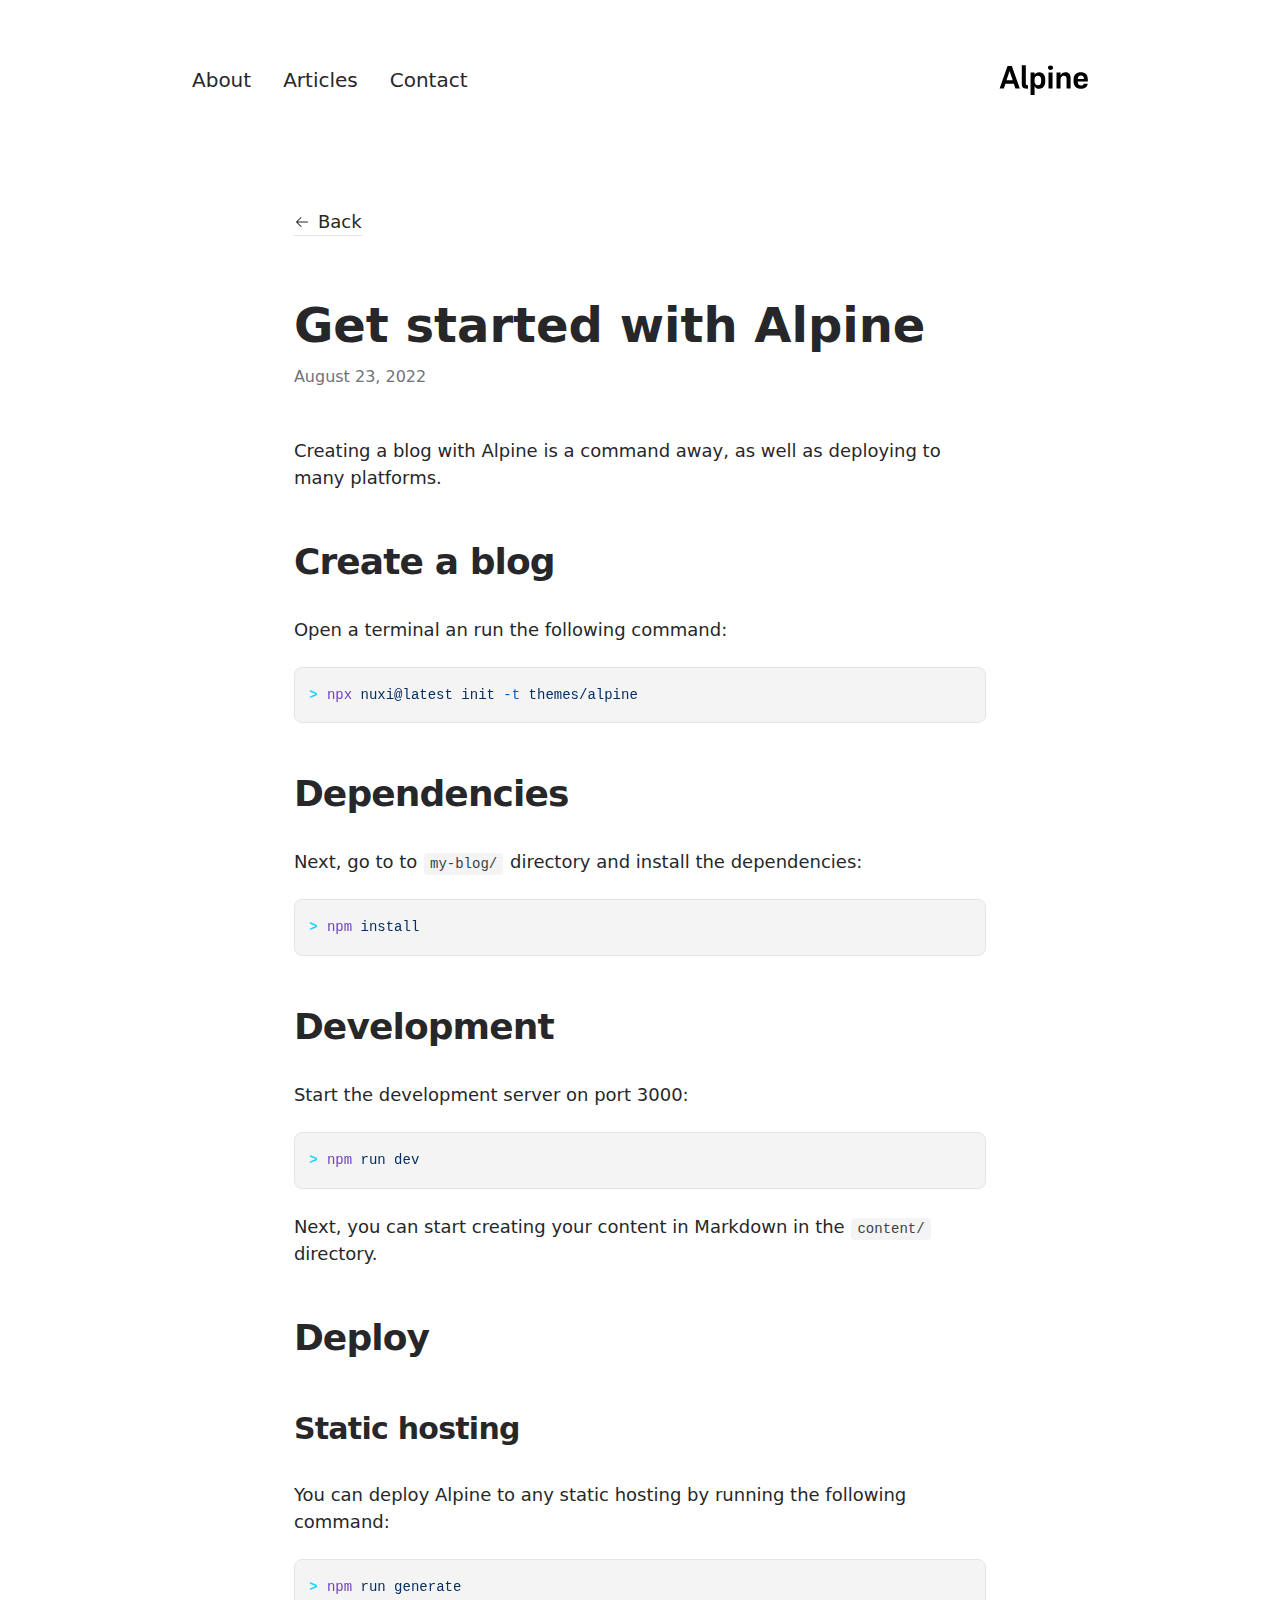
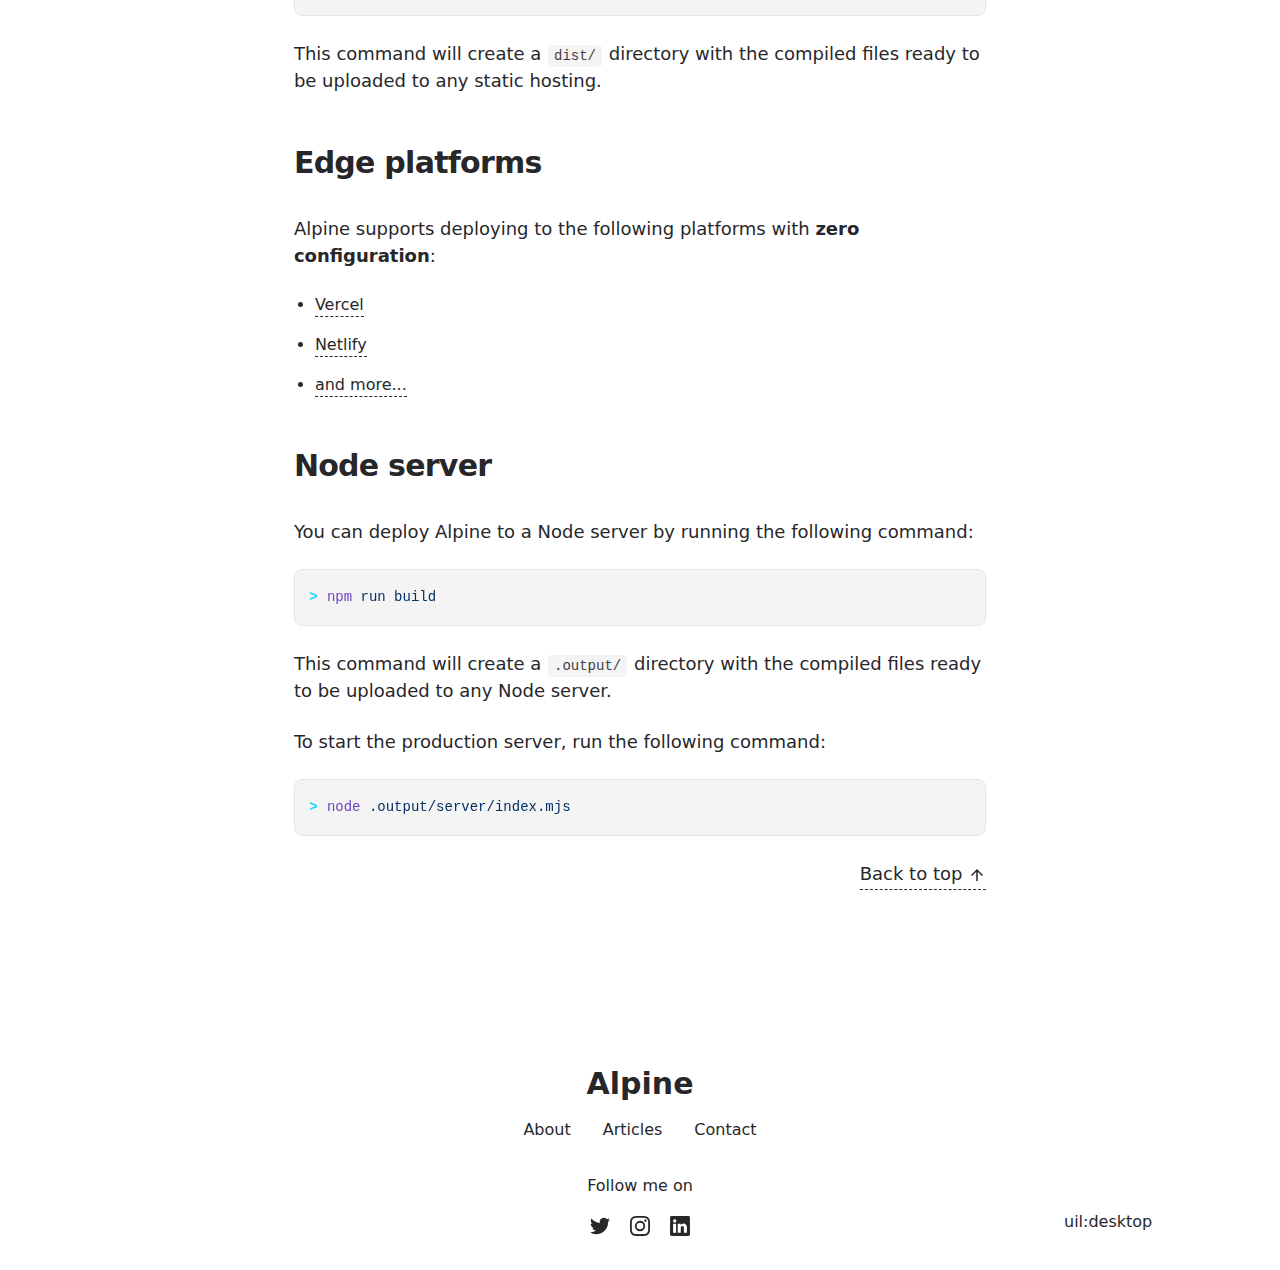
<file: articles/get-started/index.html>
<!DOCTYPE html>
<html  lang="en">
<head><meta charset="utf-8">
<meta name="viewport" content="width=device-width, initial-scale=1">
<title>Get started with Alpine</title>
<meta name="twitter:card" content="summary_large_image">
<meta property="og:image:width" content="400">
<meta property="og:image:height" content="300">
<meta property="og:image:alt" content="An image showcasing my project.">
<meta property="og:title" content="Get started with Alpine">
<meta name="description" content="Creating a blog with Alpine is a command away, as well as deploying to many platforms.">
<meta property="og:description" content="Creating a blog with Alpine is a command away, as well as deploying to many platforms.">
<meta property="og:image" content="/articles/get-started.webp">
<link rel="preload" as="fetch" crossorigin="anonymous" href="/articles/get-started/_payload.json">
<link rel="stylesheet" href="/_nuxt/entry.4f0972c0.css">
<link rel="stylesheet" href="/_nuxt/DocumentDrivenNotFound.1398aec6.css">
<link rel="stylesheet" href="/_nuxt/article.d0937bac.css">
<link rel="stylesheet" href="/_nuxt/ProseA.f70b28a1.css">
<link rel="stylesheet" href="/_nuxt/ProseH1.c07a11e7.css">
<link rel="stylesheet" href="/_nuxt/ProseP.2188f7db.css">
<link rel="stylesheet" href="/_nuxt/ProseH2.b565e694.css">
<link rel="stylesheet" href="/_nuxt/ProsePre.e63e49c6.css">
<link rel="stylesheet" href="/_nuxt/ProseCode.91016173.css">
<link rel="stylesheet" href="/_nuxt/ProseCodeInline.46b97b4c.css">
<link rel="stylesheet" href="/_nuxt/ProseH3.9316dd33.css">
<link rel="stylesheet" href="/_nuxt/ProseStrong.a06f6381.css">
<link rel="stylesheet" href="/_nuxt/ProseUl.dbdeb511.css">
<link rel="stylesheet" href="/_nuxt/ProseLi.fd79bc46.css">
<link rel="modulepreload" as="script" crossorigin href="/_nuxt/entry.bf9ca460.js">
<link rel="modulepreload" as="script" crossorigin href="/_nuxt/NuxtImg.2859923d.js">
<link rel="modulepreload" as="script" crossorigin href="/_nuxt/document-driven.1216ae5d.js">
<link rel="modulepreload" as="script" crossorigin href="/_nuxt/DocumentDrivenEmpty.71ac7e77.js">
<link rel="modulepreload" as="script" crossorigin href="/_nuxt/ContentRenderer.a2eaa775.js">
<link rel="modulepreload" as="script" crossorigin href="/_nuxt/ContentRendererMarkdown.vue.80173510.js">
<link rel="modulepreload" as="script" crossorigin href="/_nuxt/DocumentDrivenNotFound.8765ea31.js">
<link rel="modulepreload" as="script" crossorigin href="/_nuxt/article.0509e26b.js">
<link rel="modulepreload" as="script" crossorigin href="/_nuxt/ProseA.a5638a42.js">
<link rel="modulepreload" as="script" crossorigin href="/_nuxt/date.824a539b.js">
<link rel="modulepreload" as="script" crossorigin href="/_nuxt/ContentRendererMarkdown.6f22e317.js">
<link rel="modulepreload" as="script" crossorigin href="/_nuxt/ProseH1.3a73c35d.js">
<link rel="modulepreload" as="script" crossorigin href="/_nuxt/ProseP.0bb06045.js">
<link rel="modulepreload" as="script" crossorigin href="/_nuxt/ProseH2.b212245a.js">
<link rel="modulepreload" as="script" crossorigin href="/_nuxt/ProsePre.8d3b0ddb.js">
<link rel="modulepreload" as="script" crossorigin href="/_nuxt/ProseCode.4982eff1.js">
<link rel="modulepreload" as="script" crossorigin href="/_nuxt/ProseCodeInline.3031468e.js">
<link rel="modulepreload" as="script" crossorigin href="/_nuxt/ProseH3.4428a7ff.js">
<link rel="modulepreload" as="script" crossorigin href="/_nuxt/ProseStrong.4df2ad09.js">
<link rel="modulepreload" as="script" crossorigin href="/_nuxt/ProseUl.bf004976.js">
<link rel="modulepreload" as="script" crossorigin href="/_nuxt/ProseLi.fba12e8c.js">
<link rel="prefetch" as="script" crossorigin href="/_nuxt/default.ddda1bc0.js">
<link rel="prefetch" as="script" crossorigin href="/_nuxt/page.a7907594.js">
<link rel="prefetch" as="script" crossorigin href="/_nuxt/client-db.38203109.js">
<link rel="prefetch" as="script" crossorigin href="/_nuxt/debug.60222e84.js">
<link rel="prefetch" as="style" href="/_nuxt/useStudio.d8705cff.css">
<link rel="prefetch" as="script" crossorigin href="/_nuxt/useStudio.a66fb98a.js">
<link rel="prefetch" as="style" href="/_nuxt/error-404.7910d5ca.css">
<link rel="prefetch" as="script" crossorigin href="/_nuxt/error-404.c253d8d5.js">
<link rel="prefetch" as="style" href="/_nuxt/error-500.1db01289.css">
<link rel="prefetch" as="script" crossorigin href="/_nuxt/error-500.dfff0b41.js">
<script type="module" src="/_nuxt/entry.bf9ca460.js" crossorigin></script><style id="pinceau-runtime-hydratable">@media{.phy[--]{--puid:-Rz_Hx-v;}.pv-Fm3L7W{max-width:var(--elements-container-maxWidth);padding-left:var(--elements-container-padding-mobile);padding-right:var(--elements-container-padding-mobile);}@media (min-width: 475px){.pv-Fm3L7W{padding-left:var(--elements-container-padding-xs);padding-right:var(--elements-container-padding-xs);}}@media (min-width: 640px){.pv-Fm3L7W{padding-left:var(--elements-container-padding-sm);padding-right:var(--elements-container-padding-sm);}}@media (min-width: 768px){.pv-Fm3L7W{padding-left:var(--elements-container-padding-md);padding-right:var(--elements-container-padding-md);}}} </style><style id="pinceau-theme">@media { :root {--pinceau-mq: initial; --alpine-readableLine: 68ch;--alpine-backdrop-backgroundColor: #f4f4f5b3;--prose-code-inline-padding: 0.2rem 0.375rem 0.2rem 0.375rem;--prose-code-block-backdropFilter: contrast(1);--prose-code-block-border-style: solid;--prose-code-block-border-width: 1px;--prose-tbody-tr-borderBottom-style: dashed;--prose-tbody-tr-borderBottom-width: 1px;--prose-th-textAlign: inherit;--prose-thead-borderBottom-style: solid;--prose-thead-borderBottom-width: 1px;--prose-thead-border-style: solid;--prose-thead-border-width: 0px;--prose-table-textAlign: start;--prose-hr-width: 1px;--prose-hr-style: solid;--prose-li-listStylePosition: outside;--prose-ol-li-markerColor: currentColor;--prose-ol-paddingInlineStart: 21px;--prose-ol-listStyleType: decimal;--prose-ul-li-markerColor: currentColor;--prose-ul-paddingInlineStart: 21px;--prose-ul-listStyleType: disc;--prose-blockquote-border-style: solid;--prose-blockquote-border-width: 4px;--prose-blockquote-quotes: '201C' '201D' '2018' '2019';--prose-blockquote-paddingInlineStart: 24px;--prose-a-code-color-hover: currentColor;--prose-a-code-color-static: currentColor;--prose-a-hasCode-borderBottom: none;--prose-a-border-distance: 2px;--prose-a-border-color-hover: currentColor;--prose-a-border-color-static: currentColor;--prose-a-border-style-hover: solid;--prose-a-border-style-static: dashed;--prose-a-border-width: 1px;--prose-a-color-static: inherit;--prose-a-textDecoration: none;--prose-h6-margin: 3rem 0 2rem;--prose-h5-margin: 3rem 0 2rem;--prose-h4-margin: 3rem 0 2rem;--prose-h3-margin: 3rem 0 2rem;--prose-h2-margin: 3rem 0 2rem;--prose-h1-margin: 0 0 2rem;--prose-p-fontSize: 18px;--typography-lead-loose: 2;--typography-lead-relaxed: 1.625;--typography-lead-normal: 1.5;--typography-lead-snug: 1.375;--typography-lead-tight: 1.25;--typography-lead-none: 1;--typography-lead-10: 2.5rem;--typography-lead-9: 2.25rem;--typography-lead-8: 2rem;--typography-lead-7: 1.75rem;--typography-lead-6: 1.5rem;--typography-lead-5: 1.25rem;--typography-lead-4: 1rem;--typography-lead-3: .75rem;--typography-lead-2: .5rem;--typography-lead-1: .025rem;--typography-fontWeight-black: 900;--typography-fontWeight-extrabold: 800;--typography-fontWeight-bold: 700;--typography-fontWeight-semibold: 600;--typography-fontWeight-medium: 500;--typography-fontWeight-normal: 400;--typography-fontWeight-light: 300;--typography-fontWeight-extralight: 200;--typography-fontWeight-thin: 100;--typography-fontSize-9xl: 128px;--typography-fontSize-8xl: 96px;--typography-fontSize-7xl: 72px;--typography-fontSize-6xl: 60px;--typography-fontSize-5xl: 48px;--typography-fontSize-4xl: 36px;--typography-fontSize-3xl: 30px;--typography-fontSize-2xl: 24px;--typography-fontSize-xl: 20px;--typography-fontSize-lg: 18px;--typography-fontSize-base: 16px;--typography-fontSize-sm: 14px;--typography-fontSize-xs: 12px;--typography-letterSpacing-wide: 0.025em;--typography-letterSpacing-tight: -0.025em;--typography-verticalMargin-base: 24px;--typography-verticalMargin-sm: 16px;--elements-border-secondary-hover: [object Object];--elements-backdrop-background: #fffc;--elements-backdrop-filter: saturate(200%) blur(20px);--elements-container-maxWidth: 64rem;--lead-loose: 2;--lead-relaxed: 1.625;--lead-normal: 1.5;--lead-snug: 1.375;--lead-tight: 1.25;--lead-none: 1;--lead-10: 2.5rem;--lead-9: 2.25rem;--lead-8: 2rem;--lead-7: 1.75rem;--lead-6: 1.5rem;--lead-5: 1.25rem;--lead-4: 1rem;--lead-3: .75rem;--lead-2: .5rem;--lead-1: .025rem;--letterSpacing-widest: 0.1em;--letterSpacing-wider: 0.05em;--letterSpacing-wide: 0.025em;--letterSpacing-normal: 0em;--letterSpacing-tight: -0.025em;--letterSpacing-tighter: -0.05em;--fontSize-9xl: 8rem;--fontSize-8xl: 6rem;--fontSize-7xl: 4.5rem;--fontSize-6xl: 3.75rem;--fontSize-5xl: 3rem;--fontSize-4xl: 2.25rem;--fontSize-3xl: 1.875rem;--fontSize-2xl: 1.5rem;--fontSize-xl: 1.25rem;--fontSize-lg: 1.125rem;--fontSize-base: 1rem;--fontSize-sm: 0.875rem;--fontSize-xs: 0.75rem;--fontWeight-black: 900;--fontWeight-extrabold: 800;--fontWeight-bold: 700;--fontWeight-semibold: 600;--fontWeight-medium: 500;--fontWeight-normal: 400;--fontWeight-light: 300;--fontWeight-extralight: 200;--fontWeight-thin: 100;--font-mono: ui-monospace, SFMono-Regular, Menlo, Monaco, Consolas, Liberation Mono, Courier New, monospace;--font-serif: ui-serif, Georgia, Cambria, Times New Roman, Times, serif;--font-sans: ui-sans-serif, system-ui, -apple-system, BlinkMacSystemFont, Segoe UI, Roboto, Helvetica Neue, Arial, Noto Sans, sans-serif, Apple Color Emoji, Segoe UI Emoji, Segoe UI Symbol, Noto Color Emoji;--opacity-total: 1;--opacity-high: 0.8;--opacity-medium: 0.5;--opacity-soft: 0.3;--opacity-light: 0.15;--opacity-bright: 0.1;--opacity-noOpacity: 0;--borderWidth-lg: 3px;--borderWidth-md: 2px;--borderWidth-sm: 1px;--borderWidth-noBorder: 0;--space-rem-875: 0.875rem;--space-rem-625: 0.625rem;--space-rem-375: 0.375rem;--space-rem-125: 0.125rem;--space-px: 1px;--space-128: 32rem;--space-96: 24rem;--space-80: 20rem;--space-72: 18rem;--space-64: 16rem;--space-60: 15rem;--space-56: 14rem;--space-52: 13rem;--space-48: 12rem;--space-44: 11rem;--space-40: 10rem;--space-36: 9rem;--space-32: 8rem;--space-28: 7rem;--space-24: 6rem;--space-20: 5rem;--space-16: 4rem;--space-14: 3.5rem;--space-12: 3rem;--space-11: 2.75rem;--space-10: 2.5rem;--space-9: 2.25rem;--space-8: 2rem;--space-7: 1.75rem;--space-6: 1.5rem;--space-5: 1.25rem;--space-4: 1rem;--space-3: 0.75rem;--space-2: 0.5rem;--space-1: 0.25rem;--space-0: 0px;--size-full: 100%;--size-7xl: 80rem;--size-6xl: 72rem;--size-5xl: 64rem;--size-4xl: 56rem;--size-3xl: 48rem;--size-2xl: 42rem;--size-xl: 36rem;--size-lg: 32rem;--size-md: 28rem;--size-sm: 24rem;--size-xs: 20rem;--size-200: 200px;--size-104: 104px;--size-80: 80px;--size-64: 64px;--size-56: 56px;--size-48: 48px;--size-40: 40px;--size-32: 32px;--size-24: 24px;--size-20: 20px;--size-16: 16px;--size-12: 12px;--size-8: 8px;--size-6: 6px;--size-4: 4px;--size-2: 2px;--size-0: 0px;--radii-full: 9999px;--radii-3xl: 1.75rem;--radii-2xl: 1.5rem;--radii-xl: 1rem;--radii-lg: 0.75rem;--radii-md: 0.5rem;--radii-sm: 0.375rem;--radii-xs: 0.25rem;--radii-2xs: 0.125rem;--radii-none: 0px;--shadow-none: 0px 0px 0px 0px transparent;--shadow-lg: 0px 10px 15px -3px #000000, 0px 4px 6px -4px #000000;--shadow-md: 0px 4px 6px -1px #000000, 0px 2px 4px -2px #000000;--shadow-sm: 0px 1px 3px 0px #000000, 0px 1px 2px -1px #000000;--shadow-xs: 0px 1px 2px 0px #000000;--height-screen: 100vh;--width-screen: 100vw;--color-primary-900: #002e38;--color-primary-800: #005c70;--color-primary-700: #008aa9;--color-primary-600: #00b9e1;--color-primary-500: #1ad6ff;--color-primary-400: #40ddff;--color-primary-300: #66e4ff;--color-primary-200: #8deaff;--color-primary-100: #b3f1ff;--color-primary-50: #d9f8ff;--color-ruby-900: #380011;--color-ruby-800: #700021;--color-ruby-700: #a90032;--color-ruby-600: #e10043;--color-ruby-500: #ff1a5e;--color-ruby-400: #ff4079;--color-ruby-300: #ff6694;--color-ruby-200: #ff8dae;--color-ruby-100: #ffb3c9;--color-ruby-50: #ffd9e4;--color-pink-900: #380025;--color-pink-800: #70004b;--color-pink-700: #a90070;--color-pink-600: #e10095;--color-pink-500: #ff1ab2;--color-pink-400: #ff40bf;--color-pink-300: #ff66cc;--color-pink-200: #ff8dd8;--color-pink-100: #ffb3e5;--color-pink-50: #ffd9f2;--color-purple-900: #190038;--color-purple-800: #330070;--color-purple-700: #4c00a9;--color-purple-600: #6500e1;--color-purple-500: #811aff;--color-purple-400: #9640ff;--color-purple-300: #ab66ff;--color-purple-200: #c08dff;--color-purple-100: #d5b3ff;--color-purple-50: #ead9ff;--color-royalblue-900: #0b0531;--color-royalblue-800: #160a62;--color-royalblue-700: #211093;--color-royalblue-600: #2c15c4;--color-royalblue-500: #4127e8;--color-royalblue-400: #614bec;--color-royalblue-300: #806ff0;--color-royalblue-200: #a093f3;--color-royalblue-100: #c0b7f7;--color-royalblue-50: #dfdbfb;--color-indigoblue-900: #001238;--color-indigoblue-800: #002370;--color-indigoblue-700: #0035a9;--color-indigoblue-600: #0047e1;--color-indigoblue-500: #1a62ff;--color-indigoblue-400: #407cff;--color-indigoblue-300: #6696ff;--color-indigoblue-200: #8db0ff;--color-indigoblue-100: #b3cbff;--color-indigoblue-50: #d9e5ff;--color-blue-900: #002438;--color-blue-800: #004870;--color-blue-700: #006ca9;--color-blue-600: #0090e1;--color-blue-500: #1aadff;--color-blue-400: #40bbff;--color-blue-300: #66c8ff;--color-blue-200: #8dd6ff;--color-blue-100: #b3e4ff;--color-blue-50: #d9f1ff;--color-lightblue-900: #002e38;--color-lightblue-800: #005c70;--color-lightblue-700: #008aa9;--color-lightblue-600: #00b9e1;--color-lightblue-500: #1ad6ff;--color-lightblue-400: #40ddff;--color-lightblue-300: #66e4ff;--color-lightblue-200: #8deaff;--color-lightblue-100: #b3f1ff;--color-lightblue-50: #d9f8ff;--color-teal-900: #062a28;--color-teal-800: #0b544f;--color-teal-700: #117d77;--color-teal-600: #16a79e;--color-teal-500: #1cd1c6;--color-teal-400: #36e4da;--color-teal-300: #5fe9e1;--color-teal-200: #87efe9;--color-teal-100: #aff4f0;--color-teal-50: #d7faf8;--color-pear-900: #2a2b09;--color-pear-800: #545512;--color-pear-700: #7e801b;--color-pear-600: #a8aa24;--color-pear-500: #d0d32f;--color-pear-400: #d8da52;--color-pear-300: #e0e274;--color-pear-200: #e8e997;--color-pear-100: #eff0ba;--color-pear-50: #f7f8dc;--color-red-900: #380300;--color-red-800: #700700;--color-red-700: #a90a00;--color-red-600: #e10e00;--color-red-500: #ff281a;--color-red-400: #ff4c40;--color-red-300: #ff7066;--color-red-200: #ff948d;--color-red-100: #ffb7b3;--color-red-50: #ffdbd9;--color-orange-900: #381800;--color-orange-800: #702f00;--color-orange-700: #a94700;--color-orange-600: #e15e00;--color-orange-500: #ff7a1a;--color-orange-400: #ff9040;--color-orange-300: #ffa666;--color-orange-200: #ffbd8d;--color-orange-100: #ffd3b3;--color-orange-50: #ffe9d9;--color-yellow-900: #362b03;--color-yellow-800: #6d5605;--color-yellow-700: #a38108;--color-yellow-600: #daac0a;--color-yellow-500: #f5c828;--color-yellow-400: #f7d14c;--color-yellow-300: #f8da70;--color-yellow-200: #fae393;--color-yellow-100: #fcedb7;--color-yellow-50: #fdf6db;--color-green-900: #003f25;--color-green-800: #005e38;--color-green-700: #007e4a;--color-green-600: #009d5d;--color-green-500: #00bd6f;--color-green-400: #00dc82;--color-green-300: #30ffaa;--color-green-200: #83ffcc;--color-green-100: #acffdd;--color-green-50: #d6ffee;--color-gray-900: #18181B;--color-gray-800: #27272A;--color-gray-700: #3f3f46;--color-gray-600: #52525B;--color-gray-500: #71717A;--color-gray-400: #a1a1aa;--color-gray-300: #D4d4d8;--color-gray-200: #e4e4e7;--color-gray-100: #f4f4f5;--color-gray-50: #fafafa;--color-black: #0c0c0d;--color-white: #FFFFFF;--media-portrait: only screen and (orientation: portrait);--media-landscape: only screen and (orientation: landscape);--media-rm: (prefers-reduced-motion: reduce);--media-2xl: (min-width: 1536px);--media-xl: (min-width: 1280px);--media-lg: (min-width: 1024px);--media-md: (min-width: 768px);--media-sm: (min-width: 640px);--media-xs: (min-width: 475px);--alpine-body-color: var(--color-gray-800);--alpine-body-backgroundColor: var(--color-white);--prose-code-inline-fontWeight: var(--typography-fontWeight-normal);--prose-code-inline-fontSize: var(--typography-fontSize-sm);--prose-code-inline-borderRadius: var(--radii-xs);--prose-code-block-pre-padding: var(--typography-verticalMargin-sm);--prose-code-block-margin: var(--typography-verticalMargin-base) 0;--prose-code-block-fontSize: var(--typography-fontSize-sm);--prose-tbody-code-inline-fontSize: var(--typography-fontSize-sm);--prose-tbody-td-padding: var(--typography-verticalMargin-sm);--prose-th-fontWeight: var(--typography-fontWeight-semibold);--prose-th-padding: 0 var(--typography-verticalMargin-sm) var(--typography-verticalMargin-sm) var(--typography-verticalMargin-sm);--prose-table-lineHeight: var(--typography-lead-6);--prose-table-fontSize: var(--typography-fontSize-sm);--prose-table-margin: var(--typography-verticalMargin-base) 0;--prose-hr-margin: var(--typography-verticalMargin-base) 0;--prose-li-margin: var(--typography-verticalMargin-sm) 0;--prose-ol-margin: var(--typography-verticalMargin-base) 0;--prose-ul-margin: var(--typography-verticalMargin-base) 0;--prose-blockquote-margin: var(--typography-verticalMargin-base) 0;--prose-a-code-border-style: var(--prose-a-border-style-static);--prose-a-code-border-width: var(--prose-a-border-width);--prose-a-fontWeight: var(--typography-fontWeight-medium);--prose-img-margin: var(--typography-verticalMargin-base) 0;--prose-strong-fontWeight: var(--typography-fontWeight-semibold);--prose-h6-iconSize: var(--typography-fontSize-base);--prose-h6-fontWeight: var(--typography-fontWeight-semibold);--prose-h6-lineHeight: var(--typography-lead-normal);--prose-h6-fontSize: var(--typography-fontSize-lg);--prose-h5-iconSize: var(--typography-fontSize-lg);--prose-h5-fontWeight: var(--typography-fontWeight-semibold);--prose-h5-lineHeight: var(--typography-lead-snug);--prose-h5-fontSize: var(--typography-fontSize-xl);--prose-h4-iconSize: var(--typography-fontSize-lg);--prose-h4-letterSpacing: var(--typography-letterSpacing-tight);--prose-h4-fontWeight: var(--typography-fontWeight-semibold);--prose-h4-lineHeight: var(--typography-lead-snug);--prose-h4-fontSize: var(--typography-fontSize-2xl);--prose-h3-iconSize: var(--typography-fontSize-xl);--prose-h3-letterSpacing: var(--typography-letterSpacing-tight);--prose-h3-fontWeight: var(--typography-fontWeight-semibold);--prose-h3-lineHeight: var(--typography-lead-snug);--prose-h3-fontSize: var(--typography-fontSize-3xl);--prose-h2-iconSize: var(--typography-fontSize-2xl);--prose-h2-letterSpacing: var(--typography-letterSpacing-tight);--prose-h2-fontWeight: var(--typography-fontWeight-semibold);--prose-h2-lineHeight: var(--typography-lead-tight);--prose-h2-fontSize: var(--typography-fontSize-4xl);--prose-h1-iconSize: var(--typography-fontSize-3xl);--prose-h1-letterSpacing: var(--typography-letterSpacing-tight);--prose-h1-fontWeight: var(--typography-fontWeight-bold);--prose-h1-lineHeight: var(--typography-lead-tight);--prose-h1-fontSize: var(--typography-fontSize-5xl);--prose-p-br-margin: var(--typography-verticalMargin-base) 0 0 0;--prose-p-margin: var(--typography-verticalMargin-base) 0;--prose-p-lineHeight: var(--typography-lead-normal);--typography-color-primary-900: var(--color-primary-900);--typography-color-primary-800: var(--color-primary-800);--typography-color-primary-700: var(--color-primary-700);--typography-color-primary-600: var(--color-primary-600);--typography-color-primary-500: var(--color-primary-500);--typography-color-primary-400: var(--color-primary-400);--typography-color-primary-300: var(--color-primary-300);--typography-color-primary-200: var(--color-primary-200);--typography-color-primary-100: var(--color-primary-100);--typography-color-primary-50: var(--color-primary-50);--typography-font-code: var(--font-mono);--typography-font-body: var(--font-sans);--typography-font-display: var(--font-sans);--typography-body-backgroundColor: var(--color-white);--typography-body-color: var(--color-black);--elements-state-danger-borderColor-secondary: var(--color-red-200);--elements-state-danger-borderColor-primary: var(--color-red-100);--elements-state-danger-backgroundColor-secondary: var(--color-red-100);--elements-state-danger-backgroundColor-primary: var(--color-red-50);--elements-state-danger-color-secondary: var(--color-red-600);--elements-state-danger-color-primary: var(--color-red-500);--elements-state-warning-borderColor-secondary: var(--color-yellow-200);--elements-state-warning-borderColor-primary: var(--color-yellow-100);--elements-state-warning-backgroundColor-secondary: var(--color-yellow-100);--elements-state-warning-backgroundColor-primary: var(--color-yellow-50);--elements-state-warning-color-secondary: var(--color-yellow-700);--elements-state-warning-color-primary: var(--color-yellow-600);--elements-state-success-borderColor-secondary: var(--color-green-200);--elements-state-success-borderColor-primary: var(--color-green-100);--elements-state-success-backgroundColor-secondary: var(--color-green-100);--elements-state-success-backgroundColor-primary: var(--color-green-50);--elements-state-success-color-secondary: var(--color-green-600);--elements-state-success-color-primary: var(--color-green-500);--elements-state-info-borderColor-secondary: var(--color-blue-200);--elements-state-info-borderColor-primary: var(--color-blue-100);--elements-state-info-backgroundColor-secondary: var(--color-blue-100);--elements-state-info-backgroundColor-primary: var(--color-blue-50);--elements-state-info-color-secondary: var(--color-blue-600);--elements-state-info-color-primary: var(--color-blue-500);--elements-state-primary-borderColor-secondary: var(--color-primary-200);--elements-state-primary-borderColor-primary: var(--color-primary-100);--elements-state-primary-backgroundColor-secondary: var(--color-primary-100);--elements-state-primary-backgroundColor-primary: var(--color-primary-50);--elements-state-primary-color-secondary: var(--color-primary-700);--elements-state-primary-color-primary: var(--color-primary-600);--elements-surface-secondary-backgroundColor: var(--color-gray-200);--elements-surface-primary-backgroundColor: var(--color-gray-100);--elements-surface-background-base: var(--color-gray-100);--elements-border-secondary-static: var(--color-gray-200);--elements-border-primary-hover: var(--color-gray-200);--elements-border-primary-static: var(--color-gray-100);--elements-container-padding-md: var(--space-16);--elements-container-padding-sm: var(--space-12);--elements-container-padding-xs: var(--space-8);--elements-container-padding-mobile: var(--space-6);--elements-text-secondary-color-hover: var(--color-gray-700);--elements-text-secondary-color-static: var(--color-gray-500);--elements-text-primary-color-static: var(--color-gray-900);--text-6xl-lineHeight: var(--lead-none);--text-6xl-fontSize: var(--fontSize-6xl);--text-5xl-lineHeight: var(--lead-none);--text-5xl-fontSize: var(--fontSize-5xl);--text-4xl-lineHeight: var(--lead-10);--text-4xl-fontSize: var(--fontSize-4xl);--text-3xl-lineHeight: var(--lead-9);--text-3xl-fontSize: var(--fontSize-3xl);--text-2xl-lineHeight: var(--lead-8);--text-2xl-fontSize: var(--fontSize-2xl);--text-xl-lineHeight: var(--lead-7);--text-xl-fontSize: var(--fontSize-xl);--text-lg-lineHeight: var(--lead-7);--text-lg-fontSize: var(--fontSize-lg);--text-base-lineHeight: var(--lead-6);--text-base-fontSize: var(--fontSize-base);--text-sm-lineHeight: var(--lead-5);--text-sm-fontSize: var(--fontSize-sm);--text-xs-lineHeight: var(--lead-4);--text-xs-fontSize: var(--fontSize-xs);--shadow-2xl: 0px 25px 50px -12px var(--color-gray-900);--shadow-xl: 0px 20px 25px -5px var(--color-gray-400), 0px 8px 10px -6px #000000;--color-secondary-900: var(--color-gray-900);--color-secondary-800: var(--color-gray-800);--color-secondary-700: var(--color-gray-700);--color-secondary-600: var(--color-gray-600);--color-secondary-500: var(--color-gray-500);--color-secondary-400: var(--color-gray-400);--color-secondary-300: var(--color-gray-300);--color-secondary-200: var(--color-gray-200);--color-secondary-100: var(--color-gray-100);--color-secondary-50: var(--color-gray-50);--prose-a-code-background-hover: var(--typography-color-primary-50);--prose-a-code-border-color-hover: var(--typography-color-primary-500);--prose-a-color-hover: var(--typography-color-primary-500);--typography-color-secondary-900: var(--color-secondary-900);--typography-color-secondary-800: var(--color-secondary-800);--typography-color-secondary-700: var(--color-secondary-700);--typography-color-secondary-600: var(--color-secondary-600);--typography-color-secondary-500: var(--color-secondary-500);--typography-color-secondary-400: var(--color-secondary-400);--typography-color-secondary-300: var(--color-secondary-300);--typography-color-secondary-200: var(--color-secondary-200);--typography-color-secondary-100: var(--color-secondary-100);--typography-color-secondary-50: var(--color-secondary-50);--prose-code-inline-backgroundColor: var(--typography-color-secondary-100);--prose-code-inline-color: var(--typography-color-secondary-700);--prose-code-block-backgroundColor: var(--typography-color-secondary-100);--prose-code-block-color: var(--typography-color-secondary-700);--prose-code-block-border-color: var(--typography-color-secondary-200);--prose-tbody-tr-borderBottom-color: var(--typography-color-secondary-200);--prose-th-color: var(--typography-color-secondary-600);--prose-thead-borderBottom-color: var(--typography-color-secondary-200);--prose-thead-border-color: var(--typography-color-secondary-300);--prose-hr-color: var(--typography-color-secondary-200);--prose-blockquote-border-color: var(--typography-color-secondary-200);--prose-blockquote-color: var(--typography-color-secondary-500);--prose-a-code-border-color-static: var(--typography-color-secondary-400); } }@media { :root.dark {--pinceau-mq: dark; --alpine-backdrop-backgroundColor: #18181bb3;--prose-code-block-backdropFilter: contrast(1);--prose-ol-li-markerColor: currentColor;--prose-ul-li-markerColor: currentColor;--prose-a-code-color-hover: currentColor;--prose-a-code-color-static: currentColor;--prose-a-border-color-hover: currentColor;--prose-a-border-color-static: currentColor;--prose-a-color-static: inherit;--elements-backdrop-background: #0c0d0ccc;--alpine-body-color: var(--color-gray-200);--alpine-body-backgroundColor: var(--color-black);--typography-body-backgroundColor: var(--color-black);--typography-body-color: var(--color-white);--elements-state-danger-borderColor-secondary: var(--color-red-700);--elements-state-danger-borderColor-primary: var(--color-red-800);--elements-state-danger-backgroundColor-secondary: var(--color-red-800);--elements-state-danger-backgroundColor-primary: var(--color-red-900);--elements-state-danger-color-secondary: var(--color-red-200);--elements-state-danger-color-primary: var(--color-red-300);--elements-state-warning-borderColor-secondary: var(--color-yellow-700);--elements-state-warning-borderColor-primary: var(--color-yellow-800);--elements-state-warning-backgroundColor-secondary: var(--color-yellow-800);--elements-state-warning-backgroundColor-primary: var(--color-yellow-900);--elements-state-warning-color-secondary: var(--color-yellow-200);--elements-state-warning-color-primary: var(--color-yellow-400);--elements-state-success-borderColor-secondary: var(--color-green-700);--elements-state-success-borderColor-primary: var(--color-green-800);--elements-state-success-backgroundColor-secondary: var(--color-green-800);--elements-state-success-backgroundColor-primary: var(--color-green-900);--elements-state-success-color-secondary: var(--color-green-200);--elements-state-success-color-primary: var(--color-green-400);--elements-state-info-borderColor-secondary: var(--color-blue-700);--elements-state-info-borderColor-primary: var(--color-blue-800);--elements-state-info-backgroundColor-secondary: var(--color-blue-800);--elements-state-info-backgroundColor-primary: var(--color-blue-900);--elements-state-info-color-secondary: var(--color-blue-200);--elements-state-info-color-primary: var(--color-blue-400);--elements-state-primary-borderColor-secondary: var(--color-primary-700);--elements-state-primary-borderColor-primary: var(--color-primary-800);--elements-state-primary-backgroundColor-secondary: var(--color-primary-800);--elements-state-primary-backgroundColor-primary: var(--color-primary-900);--elements-state-primary-color-secondary: var(--color-primary-200);--elements-state-primary-color-primary: var(--color-primary-400);--elements-surface-secondary-backgroundColor: var(--color-gray-800);--elements-surface-primary-backgroundColor: var(--color-gray-900);--elements-surface-background-base: var(--color-gray-900);--elements-border-secondary-static: var(--color-gray-800);--elements-border-primary-hover: var(--color-gray-800);--elements-border-primary-static: var(--color-gray-900);--elements-text-secondary-color-hover: var(--color-gray-200);--elements-text-secondary-color-static: var(--color-gray-400);--elements-text-primary-color-static: var(--color-gray-50);--prose-a-code-background-hover: var(--typography-color-primary-900);--prose-a-code-border-color-hover: var(--typography-color-primary-600);--prose-a-color-hover: var(--typography-color-primary-400);--prose-code-inline-backgroundColor: var(--typography-color-secondary-800);--prose-code-inline-color: var(--typography-color-secondary-200);--prose-code-block-backgroundColor: var(--typography-color-secondary-900);--prose-code-block-color: var(--typography-color-secondary-200);--prose-code-block-border-color: var(--typography-color-secondary-800);--prose-tbody-tr-borderBottom-color: var(--typography-color-secondary-800);--prose-th-color: var(--typography-color-secondary-400);--prose-thead-borderBottom-color: var(--typography-color-secondary-800);--prose-thead-border-color: var(--typography-color-secondary-600);--prose-hr-color: var(--typography-color-secondary-800);--prose-blockquote-border-color: var(--typography-color-secondary-700);--prose-blockquote-color: var(--typography-color-secondary-400);--prose-a-code-border-color-static: var(--typography-color-secondary-600); } }</style><script>"use strict";(()=>{const a=window,e=document.documentElement,m=["dark","light"],c=window&&window.localStorage&&window.localStorage.getItem&&window.localStorage.getItem("nuxt-color-mode")||"system";let n=c==="system"?d():c;const l=e.getAttribute("data-color-mode-forced");l&&(n=l),i(n),a["__NUXT_COLOR_MODE__"]={preference:c,value:n,getColorScheme:d,addColorScheme:i,removeColorScheme:f};function i(o){const t=""+o+"",s="";e.classList?e.classList.add(t):e.className+=" "+t,s&&e.setAttribute("data-"+s,o)}function f(o){const t=""+o+"",s="";e.classList?e.classList.remove(t):e.className=e.className.replace(new RegExp(t,"g"),""),s&&e.removeAttribute("data-"+s)}function r(o){return a.matchMedia("(prefers-color-scheme"+o+")")}function d(){if(a.matchMedia&&r("").media!=="not all"){for(const o of m)if(r(":"+o).matches)return o}return"light"}})();
</script></head>
<body ><div id="__nuxt"><div class="container pv-Fm3L7W pc--Rz_Hx app-layout" data-v-3f5c42ee data-v-77841c0a><!--[--><div class="nuxt-progress" style="width:0%;height:3px;opacity:0;background-size:Infinity% auto;" data-v-3f5c42ee></div><header class="right" data-v-3f5c42ee data-v-c735cda3><div class="menu" data-v-c735cda3><button aria-label="Navigation Menu" data-v-c735cda3><svg width="24" height="24" viewBox="0 0 68 68" fill="currentColor" xmlns="http://www.w3.org/2000/svg" data-v-c735cda3><path d="M8 34C8 32.1362 8 31.2044 8.30448 30.4693C8.71046 29.4892 9.48915 28.7105 10.4693 28.3045C11.2044 28 12.1362 28 14 28C15.8638 28 16.7956 28 17.5307 28.3045C18.5108 28.7105 19.2895 29.4892 19.6955 30.4693C20 31.2044 20 32.1362 20 34C20 35.8638 20 36.7956 19.6955 37.5307C19.2895 38.5108 18.5108 39.2895 17.5307 39.6955C16.7956 40 15.8638 40 14 40C12.1362 40 11.2044 40 10.4693 39.6955C9.48915 39.2895 8.71046 38.5108 8.30448 37.5307C8 36.7956 8 35.8638 8 34Z" data-v-c735cda3></path><path d="M28 34C28 32.1362 28 31.2044 28.3045 30.4693C28.7105 29.4892 29.4892 28.7105 30.4693 28.3045C31.2044 28 32.1362 28 34 28C35.8638 28 36.7956 28 37.5307 28.3045C38.5108 28.7105 39.2895 29.4892 39.6955 30.4693C40 31.2044 40 32.1362 40 34C40 35.8638 40 36.7956 39.6955 37.5307C39.2895 38.5108 38.5108 39.2895 37.5307 39.6955C36.7956 40 35.8638 40 34 40C32.1362 40 31.2044 40 30.4693 39.6955C29.4892 39.2895 28.7105 38.5108 28.3045 37.5307C28 36.7956 28 35.8638 28 34Z" data-v-c735cda3></path><path d="M48 34C48 32.1362 48 31.2044 48.3045 30.4693C48.7105 29.4892 49.4892 28.7105 50.4693 28.3045C51.2044 28 52.1362 28 54 28C55.8638 28 56.7956 28 57.5307 28.3045C58.5108 28.7105 59.2895 29.4892 59.6955 30.4693C60 31.2044 60 32.1362 60 34C60 35.8638 60 36.7956 59.6955 37.5307C59.2895 38.5108 58.5108 39.2895 57.5307 39.6955C56.7956 40 55.8638 40 54 40C52.1362 40 51.2044 40 50.4693 39.6955C49.4892 39.2895 48.7105 38.5108 48.3045 37.5307C48 36.7956 48 35.8638 48 34Z" data-v-c735cda3></path></svg></button></div><div class="overlay" data-v-c735cda3><nav data-v-c735cda3 data-v-49c85456><ul data-v-49c85456><!--[--><li data-v-49c85456><a href="/" class="" data-v-49c85456><span class="underline-fx" data-v-49c85456></span> About</a></li><li data-v-49c85456><a href="/articles" class="" data-v-49c85456><span class="underline-fx" data-v-49c85456></span> Articles</a></li><li data-v-49c85456><a href="/contact" class="" data-v-49c85456><span class="underline-fx" data-v-49c85456></span> Contact</a></li><!--]--></ul></nav></div><div class="logo" data-v-c735cda3><a href="/" class="" data-v-c735cda3><img src="/logo-dark.svg" class="dark-img" alt="alpine" width="89" height="31" data-v-c735cda3><img src="/logo.svg" class="light-img" alt="alpine" width="89" height="31" data-v-c735cda3></a></div><div class="main-nav" data-v-c735cda3><nav data-v-c735cda3 data-v-49c85456><ul data-v-49c85456><!--[--><li data-v-49c85456><a href="/" class="" data-v-49c85456><span class="underline-fx" data-v-49c85456></span> About</a></li><li data-v-49c85456><a href="/articles" class="" data-v-49c85456><span class="underline-fx" data-v-49c85456></span> Articles</a></li><li data-v-49c85456><a href="/contact" class="" data-v-49c85456><span class="underline-fx" data-v-49c85456></span> Contact</a></li><!--]--></ul></nav></div></header><!--[--><div class="document-driven-page"><article data-v-d6a1d8f6><a href="/articles" class="back" data-v-d6a1d8f6><svg xmlns="http://www.w3.org/2000/svg" xmlns:xlink="http://www.w3.org/1999/xlink" aria-hidden="true" role="img" class="icon" data-v-d6a1d8f6 style="" width="1em" height="1em" viewBox="0 0 256 256" data-v-5f091540><path fill="currentColor" d="M224 128a8 8 0 0 1-8 8H59.31l58.35 58.34a8 8 0 0 1-11.32 11.32l-72-72a8 8 0 0 1 0-11.32l72-72a8 8 0 0 1 11.32 11.32L59.31 120H216a8 8 0 0 1 8 8Z"/></svg><span data-v-d6a1d8f6> Back </span></a><header data-v-d6a1d8f6><h1 class="title" data-v-d6a1d8f6>Get started with Alpine</h1><time datetime="2022-08-23T00:00:00.000Z" data-v-d6a1d8f6>August 23, 2022</time></header><div class="prose" data-v-d6a1d8f6><!--[--><div><h1 id="get-started-with-alpine" data-v-17f142b8><a aria-current="page" href="/articles/get-started#get-started-with-alpine" class="router-link-active router-link-exact-active" data-v-17f142b8><!--[-->Get started with Alpine<!--]--><!----></a></h1><p data-v-f4c85dbd><!--[-->Creating a blog with Alpine is a command away, as well as deploying to many platforms.<!--]--></p><h2 id="create-a-blog" data-v-6d609909><a aria-current="page" href="/articles/get-started#create-a-blog" class="router-link-active router-link-exact-active" data-v-6d609909><!--[-->Create a blog<!--]--><!----></a></h2><p data-v-f4c85dbd><!--[-->Open a terminal an run the following command:<!--]--></p><div class="highlight-bash prose-code" meta data-v-ef0b30fc><!----><!--[--><pre class="language-bash shiki shiki-themes github-light github-dark" style=""><!--[--><code><span class="line" line="1"><span style="--shiki-default:#6F42C1;--shiki-dark:#B392F0">npx</span><span style="--shiki-default:#032F62;--shiki-dark:#9ECBFF"> nuxi@latest</span><span style="--shiki-default:#032F62;--shiki-dark:#9ECBFF"> init</span><span style="--shiki-default:#005CC5;--shiki-dark:#79B8FF"> -t</span><span style="--shiki-default:#032F62;--shiki-dark:#9ECBFF"> themes/alpine
</span></span></code><!--]--></pre><!--]--><button class="copy-button" data-v-ef0b30fc data-v-2c5d870f><span class="sr-only" data-v-2c5d870f>Copy to clipboard</span><span class="icon-wrapper" data-v-2c5d870f><svg xmlns="http://www.w3.org/2000/svg" xmlns:xlink="http://www.w3.org/1999/xlink" aria-hidden="true" role="img" class="icon" data-v-2c5d870f style="" width="18px" height="18px" viewBox="0 0 256 256" data-v-5f091540><path fill="currentColor" d="M216 32H88a8 8 0 0 0-8 8v40H40a8 8 0 0 0-8 8v128a8 8 0 0 0 8 8h128a8 8 0 0 0 8-8v-40h40a8 8 0 0 0 8-8V40a8 8 0 0 0-8-8Zm-56 176H48V96h112Zm48-48h-32V88a8 8 0 0 0-8-8H96V48h112Z"/></svg></span></button></div><h2 id="dependencies" data-v-6d609909><a aria-current="page" href="/articles/get-started#dependencies" class="router-link-active router-link-exact-active" data-v-6d609909><!--[-->Dependencies<!--]--><!----></a></h2><p data-v-f4c85dbd><!--[-->Next, go to to <code class="" data-v-69006e27><!--[-->my-blog/<!--]--></code> directory and install the dependencies:<!--]--></p><div class="highlight-bash prose-code" meta data-v-ef0b30fc><!----><!--[--><pre class="language-bash shiki shiki-themes github-light github-dark" style=""><!--[--><code><span class="line" line="1"><span style="--shiki-default:#6F42C1;--shiki-dark:#B392F0">npm</span><span style="--shiki-default:#032F62;--shiki-dark:#9ECBFF"> install
</span></span></code><!--]--></pre><!--]--><button class="copy-button" data-v-ef0b30fc data-v-2c5d870f><span class="sr-only" data-v-2c5d870f>Copy to clipboard</span><span class="icon-wrapper" data-v-2c5d870f><svg xmlns="http://www.w3.org/2000/svg" xmlns:xlink="http://www.w3.org/1999/xlink" aria-hidden="true" role="img" class="icon" data-v-2c5d870f style="" width="18px" height="18px" viewBox="0 0 256 256" data-v-5f091540><path fill="currentColor" d="M216 32H88a8 8 0 0 0-8 8v40H40a8 8 0 0 0-8 8v128a8 8 0 0 0 8 8h128a8 8 0 0 0 8-8v-40h40a8 8 0 0 0 8-8V40a8 8 0 0 0-8-8Zm-56 176H48V96h112Zm48-48h-32V88a8 8 0 0 0-8-8H96V48h112Z"/></svg></span></button></div><h2 id="development" data-v-6d609909><a aria-current="page" href="/articles/get-started#development" class="router-link-active router-link-exact-active" data-v-6d609909><!--[-->Development<!--]--><!----></a></h2><p data-v-f4c85dbd><!--[-->Start the development server on port 3000:<!--]--></p><div class="highlight-bash prose-code" meta data-v-ef0b30fc><!----><!--[--><pre class="language-bash shiki shiki-themes github-light github-dark" style=""><!--[--><code><span class="line" line="1"><span style="--shiki-default:#6F42C1;--shiki-dark:#B392F0">npm</span><span style="--shiki-default:#032F62;--shiki-dark:#9ECBFF"> run</span><span style="--shiki-default:#032F62;--shiki-dark:#9ECBFF"> dev
</span></span></code><!--]--></pre><!--]--><button class="copy-button" data-v-ef0b30fc data-v-2c5d870f><span class="sr-only" data-v-2c5d870f>Copy to clipboard</span><span class="icon-wrapper" data-v-2c5d870f><svg xmlns="http://www.w3.org/2000/svg" xmlns:xlink="http://www.w3.org/1999/xlink" aria-hidden="true" role="img" class="icon" data-v-2c5d870f style="" width="18px" height="18px" viewBox="0 0 256 256" data-v-5f091540><path fill="currentColor" d="M216 32H88a8 8 0 0 0-8 8v40H40a8 8 0 0 0-8 8v128a8 8 0 0 0 8 8h128a8 8 0 0 0 8-8v-40h40a8 8 0 0 0 8-8V40a8 8 0 0 0-8-8Zm-56 176H48V96h112Zm48-48h-32V88a8 8 0 0 0-8-8H96V48h112Z"/></svg></span></button></div><p data-v-f4c85dbd><!--[-->Next, you can start creating your content in Markdown in the <code class="" data-v-69006e27><!--[-->content/<!--]--></code> directory.<!--]--></p><h2 id="deploy" data-v-6d609909><a aria-current="page" href="/articles/get-started#deploy" class="router-link-active router-link-exact-active" data-v-6d609909><!--[-->Deploy<!--]--><!----></a></h2><h3 id="static-hosting" data-v-4af47174><a aria-current="page" href="/articles/get-started#static-hosting" class="router-link-active router-link-exact-active" data-v-4af47174><!--[-->Static hosting<!--]--><!----></a></h3><p data-v-f4c85dbd><!--[-->You can deploy Alpine to any static hosting by running the following command:<!--]--></p><div class="highlight-bash prose-code" meta data-v-ef0b30fc><!----><!--[--><pre class="language-bash shiki shiki-themes github-light github-dark" style=""><!--[--><code><span class="line" line="1"><span style="--shiki-default:#6F42C1;--shiki-dark:#B392F0">npm</span><span style="--shiki-default:#032F62;--shiki-dark:#9ECBFF"> run</span><span style="--shiki-default:#032F62;--shiki-dark:#9ECBFF"> generate
</span></span></code><!--]--></pre><!--]--><button class="copy-button" data-v-ef0b30fc data-v-2c5d870f><span class="sr-only" data-v-2c5d870f>Copy to clipboard</span><span class="icon-wrapper" data-v-2c5d870f><svg xmlns="http://www.w3.org/2000/svg" xmlns:xlink="http://www.w3.org/1999/xlink" aria-hidden="true" role="img" class="icon" data-v-2c5d870f style="" width="18px" height="18px" viewBox="0 0 256 256" data-v-5f091540><path fill="currentColor" d="M216 32H88a8 8 0 0 0-8 8v40H40a8 8 0 0 0-8 8v128a8 8 0 0 0 8 8h128a8 8 0 0 0 8-8v-40h40a8 8 0 0 0 8-8V40a8 8 0 0 0-8-8Zm-56 176H48V96h112Zm48-48h-32V88a8 8 0 0 0-8-8H96V48h112Z"/></svg></span></button></div><p data-v-f4c85dbd><!--[-->This command will create a <code class="" data-v-69006e27><!--[-->dist/<!--]--></code> directory with the compiled files ready to be uploaded to any static hosting.<!--]--></p><h3 id="edge-platforms" data-v-4af47174><a aria-current="page" href="/articles/get-started#edge-platforms" class="router-link-active router-link-exact-active" data-v-4af47174><!--[-->Edge platforms<!--]--><!----></a></h3><p data-v-f4c85dbd><!--[-->Alpine supports deploying to the following platforms with <strong data-v-c6a59043><!--[-->zero configuration<!--]--></strong>:<!--]--></p><ul data-v-b9ad2675><!--[--><li data-v-3181147b><!--[--><a href="https://vercel.com" rel="nofollow" data-v-d83694f9><!--[-->Vercel<!--]--></a><!--]--></li><li data-v-3181147b><!--[--><a href="https://netlify.com" rel="nofollow" data-v-d83694f9><!--[-->Netlify<!--]--></a><!--]--></li><li data-v-3181147b><!--[--><a href="https://v3.nuxtjs.org/guide/deploy/presets#supported-hosting-providers" rel="nofollow" data-v-d83694f9><!--[-->and more...<!--]--></a><!--]--></li><!--]--></ul><h3 id="node-server" data-v-4af47174><a aria-current="page" href="/articles/get-started#node-server" class="router-link-active router-link-exact-active" data-v-4af47174><!--[-->Node server<!--]--><!----></a></h3><p data-v-f4c85dbd><!--[-->You can deploy Alpine to a Node server by running the following command:<!--]--></p><div class="highlight-bash prose-code" meta data-v-ef0b30fc><!----><!--[--><pre class="language-bash shiki shiki-themes github-light github-dark" style=""><!--[--><code><span class="line" line="1"><span style="--shiki-default:#6F42C1;--shiki-dark:#B392F0">npm</span><span style="--shiki-default:#032F62;--shiki-dark:#9ECBFF"> run</span><span style="--shiki-default:#032F62;--shiki-dark:#9ECBFF"> build
</span></span></code><!--]--></pre><!--]--><button class="copy-button" data-v-ef0b30fc data-v-2c5d870f><span class="sr-only" data-v-2c5d870f>Copy to clipboard</span><span class="icon-wrapper" data-v-2c5d870f><svg xmlns="http://www.w3.org/2000/svg" xmlns:xlink="http://www.w3.org/1999/xlink" aria-hidden="true" role="img" class="icon" data-v-2c5d870f style="" width="18px" height="18px" viewBox="0 0 256 256" data-v-5f091540><path fill="currentColor" d="M216 32H88a8 8 0 0 0-8 8v40H40a8 8 0 0 0-8 8v128a8 8 0 0 0 8 8h128a8 8 0 0 0 8-8v-40h40a8 8 0 0 0 8-8V40a8 8 0 0 0-8-8Zm-56 176H48V96h112Zm48-48h-32V88a8 8 0 0 0-8-8H96V48h112Z"/></svg></span></button></div><p data-v-f4c85dbd><!--[-->This command will create a <code class="" data-v-69006e27><!--[-->.output/<!--]--></code> directory with the compiled files ready to be uploaded to any Node server.<!--]--></p><p data-v-f4c85dbd><!--[-->To start the production server, run the following command:<!--]--></p><div class="highlight-bash prose-code" meta data-v-ef0b30fc><!----><!--[--><pre class="language-bash shiki shiki-themes github-light github-dark" style=""><!--[--><code><span class="line" line="1"><span style="--shiki-default:#6F42C1;--shiki-dark:#B392F0">node</span><span style="--shiki-default:#032F62;--shiki-dark:#9ECBFF"> .output/server/index.mjs
</span></span></code><!--]--></pre><!--]--><button class="copy-button" data-v-ef0b30fc data-v-2c5d870f><span class="sr-only" data-v-2c5d870f>Copy to clipboard</span><span class="icon-wrapper" data-v-2c5d870f><svg xmlns="http://www.w3.org/2000/svg" xmlns:xlink="http://www.w3.org/1999/xlink" aria-hidden="true" role="img" class="icon" data-v-2c5d870f style="" width="18px" height="18px" viewBox="0 0 256 256" data-v-5f091540><path fill="currentColor" d="M216 32H88a8 8 0 0 0-8 8v40H40a8 8 0 0 0-8 8v128a8 8 0 0 0 8 8h128a8 8 0 0 0 8-8v-40h40a8 8 0 0 0 8-8V40a8 8 0 0 0-8-8Zm-56 176H48V96h112Zm48-48h-32V88a8 8 0 0 0-8-8H96V48h112Z"/></svg></span></button></div><style>html.dark .shiki span {color: var(--shiki-dark);background: var(--shiki-dark-bg);font-style: var(--shiki-dark-font-style);font-weight: var(--shiki-dark-font-weight);text-decoration: var(--shiki-dark-text-decoration);}html .shiki span {color: var(--shiki-default);background: var(--shiki-default-bg);font-style: var(--shiki-default-font-style);font-weight: var(--shiki-default-font-weight);text-decoration: var(--shiki-default-text-decoration);}html .default .shiki span {color: var(--shiki-default);background: var(--shiki-default-bg);font-style: var(--shiki-default-font-style);font-weight: var(--shiki-default-font-weight);text-decoration: var(--shiki-default-text-decoration);}html .dark .shiki span {color: var(--shiki-dark);background: var(--shiki-dark-bg);font-style: var(--shiki-dark-font-style);font-weight: var(--shiki-dark-font-weight);text-decoration: var(--shiki-dark-text-decoration);}</style></div><!--]--><div class="back-to-top" data-v-d6a1d8f6><a data-v-d6a1d8f6 data-v-d83694f9><!--[-->Back to top <svg xmlns="http://www.w3.org/2000/svg" xmlns:xlink="http://www.w3.org/1999/xlink" aria-hidden="true" role="img" class="icon" data-v-d6a1d8f6 style="" width="1em" height="1em" viewBox="0 0 24 24" data-v-5f091540><path fill="currentColor" d="M11 20V7.825l-5.6 5.6L4 12l8-8l8 8l-1.4 1.425l-5.6-5.6V20h-2Z"/></svg><!--]--></a></div></div></article></div><!--]--><footer class="center" data-v-3f5c42ee data-v-6508594d><a href="https://www.github.com/nuxt-themes/alpine" rel="noopener noreferrer" class="credits" data-v-6508594d>Alpine</a><div class="navigation" data-v-6508594d><nav data-v-6508594d data-v-49c85456><ul data-v-49c85456><!--[--><li data-v-49c85456><a href="/" class="" data-v-49c85456><span class="underline-fx" data-v-49c85456></span> About</a></li><li data-v-49c85456><a href="/articles" class="" data-v-49c85456><span class="underline-fx" data-v-49c85456></span> Articles</a></li><li data-v-49c85456><a href="/contact" class="" data-v-49c85456><span class="underline-fx" data-v-49c85456></span> Contact</a></li><!--]--></ul></nav></div><p class="message" data-v-6508594d>Follow me on</p><div class="icons" data-v-6508594d><div class="social" data-v-6508594d><!--[--><a href="https://twitter.com/nuxtlabs" rel="noopener noreferrer" target="_blank" title="nuxtlabs" aria-label="nuxtlabs" data-v-a711ad36><svg xmlns="http://www.w3.org/2000/svg" xmlns:xlink="http://www.w3.org/1999/xlink" aria-hidden="true" role="img" class="icon" data-v-a711ad36 style="" width="1em" height="1em" viewBox="0 0 24 24" data-v-5f091540><path fill="currentColor" d="M22 5.8a8.49 8.49 0 0 1-2.36.64a4.13 4.13 0 0 0 1.81-2.27a8.21 8.21 0 0 1-2.61 1a4.1 4.1 0 0 0-7 3.74a11.64 11.64 0 0 1-8.45-4.29a4.16 4.16 0 0 0-.55 2.07a4.09 4.09 0 0 0 1.82 3.41a4.05 4.05 0 0 1-1.86-.51v.05a4.1 4.1 0 0 0 3.3 4a3.93 3.93 0 0 1-1.1.17a4.9 4.9 0 0 1-.77-.07a4.11 4.11 0 0 0 3.83 2.84A8.22 8.22 0 0 1 3 18.34a7.93 7.93 0 0 1-1-.06a11.57 11.57 0 0 0 6.29 1.85A11.59 11.59 0 0 0 20 8.45v-.53a8.43 8.43 0 0 0 2-2.12Z"/></svg></a><a href="https://instagram.com/atinuxt" rel="noopener noreferrer" target="_blank" title="atinuxt" aria-label="atinuxt" data-v-a711ad36><svg xmlns="http://www.w3.org/2000/svg" xmlns:xlink="http://www.w3.org/1999/xlink" aria-hidden="true" role="img" class="icon" data-v-a711ad36 style="" width="1em" height="1em" viewBox="0 0 24 24" data-v-5f091540><path fill="currentColor" d="M17.34 5.46a1.2 1.2 0 1 0 1.2 1.2a1.2 1.2 0 0 0-1.2-1.2Zm4.6 2.42a7.59 7.59 0 0 0-.46-2.43a4.94 4.94 0 0 0-1.16-1.77a4.7 4.7 0 0 0-1.77-1.15a7.3 7.3 0 0 0-2.43-.47C15.06 2 14.72 2 12 2s-3.06 0-4.12.06a7.3 7.3 0 0 0-2.43.47a4.78 4.78 0 0 0-1.77 1.15a4.7 4.7 0 0 0-1.15 1.77a7.3 7.3 0 0 0-.47 2.43C2 8.94 2 9.28 2 12s0 3.06.06 4.12a7.3 7.3 0 0 0 .47 2.43a4.7 4.7 0 0 0 1.15 1.77a4.78 4.78 0 0 0 1.77 1.15a7.3 7.3 0 0 0 2.43.47C8.94 22 9.28 22 12 22s3.06 0 4.12-.06a7.3 7.3 0 0 0 2.43-.47a4.7 4.7 0 0 0 1.77-1.15a4.85 4.85 0 0 0 1.16-1.77a7.59 7.59 0 0 0 .46-2.43c0-1.06.06-1.4.06-4.12s0-3.06-.06-4.12ZM20.14 16a5.61 5.61 0 0 1-.34 1.86a3.06 3.06 0 0 1-.75 1.15a3.19 3.19 0 0 1-1.15.75a5.61 5.61 0 0 1-1.86.34c-1 .05-1.37.06-4 .06s-3 0-4-.06a5.73 5.73 0 0 1-1.94-.3a3.27 3.27 0 0 1-1.1-.75a3 3 0 0 1-.74-1.15a5.54 5.54 0 0 1-.4-1.9c0-1-.06-1.37-.06-4s0-3 .06-4a5.54 5.54 0 0 1 .35-1.9A3 3 0 0 1 5 5a3.14 3.14 0 0 1 1.1-.8A5.73 5.73 0 0 1 8 3.86c1 0 1.37-.06 4-.06s3 0 4 .06a5.61 5.61 0 0 1 1.86.34a3.06 3.06 0 0 1 1.19.8a3.06 3.06 0 0 1 .75 1.1a5.61 5.61 0 0 1 .34 1.9c.05 1 .06 1.37.06 4s-.01 3-.06 4ZM12 6.87A5.13 5.13 0 1 0 17.14 12A5.12 5.12 0 0 0 12 6.87Zm0 8.46A3.33 3.33 0 1 1 15.33 12A3.33 3.33 0 0 1 12 15.33Z"/></svg></a><a href="https://www.linkedin.com/company/nuxtlabs" rel="noopener noreferrer" target="_blank" title="LinkedIn" aria-label="LinkedIn" data-v-a711ad36><svg xmlns="http://www.w3.org/2000/svg" xmlns:xlink="http://www.w3.org/1999/xlink" aria-hidden="true" role="img" class="icon" data-v-a711ad36 style="" width="1em" height="1em" viewBox="0 0 24 24" data-v-5f091540><path fill="currentColor" d="M20.47 2H3.53a1.45 1.45 0 0 0-1.47 1.43v17.14A1.45 1.45 0 0 0 3.53 22h16.94a1.45 1.45 0 0 0 1.47-1.43V3.43A1.45 1.45 0 0 0 20.47 2ZM8.09 18.74h-3v-9h3ZM6.59 8.48a1.56 1.56 0 1 1 0-3.12a1.57 1.57 0 1 1 0 3.12Zm12.32 10.26h-3v-4.83c0-1.21-.43-2-1.52-2A1.65 1.65 0 0 0 12.85 13a2 2 0 0 0-.1.73v5h-3v-9h3V11a3 3 0 0 1 2.71-1.5c2 0 3.45 1.29 3.45 4.06Z"/></svg></a><!--]--></div><div class="color-mode-switch" data-v-6508594d><button aria-label="Color Mode" data-v-6508594d data-v-65be7330><span data-v-65be7330></span></button></div></div></footer><!--]--></div></div><script type="application/json" id="__NUXT_DATA__" data-ssr="true" data-src="/articles/get-started/_payload.json">[{"state":1,"_errors":440,"serverRendered":405,"path":7,"prerenderedAt":442},["Reactive",2],{"$sdd-pages":3,"$sdd-surrounds":380,"$sdd-globals":401,"$scolor-mode":403,"$sdd-navigation":406,"$sicons":424},["ShallowRef",4],["ShallowReactive",5],{"/articles/get-started":6},{"_path":7,"_dir":8,"_draft":9,"_partial":9,"_locale":10,"title":11,"description":12,"cover":13,"author":14,"date":18,"layout":19,"body":20,"_type":375,"_id":376,"_source":377,"_file":378,"_extension":379},"/articles/get-started","articles",false,"","Get started with Alpine","Creating a blog with Alpine is a command away, as well as deploying to many platforms.","/articles/get-started.webp",{"name":15,"avatarUrl":16,"link":17},"Sébastien Chopin","https://pbs.twimg.com/profile_images/1042510623962275840/1Iw_Mvud_400x400.jpg","https://twitter.com/atinux","2022-08-23T00:00:00.000Z","article",{"type":21,"children":22,"toc":363},"root",[23,31,36,43,48,93,99,111,131,137,142,166,178,184,191,196,219,231,237,250,287,293,298,321,332,337,357],{"type":24,"tag":25,"props":26,"children":28},"element","h1",{"id":27},"get-started-with-alpine",[29],{"type":30,"value":11},"text",{"type":24,"tag":32,"props":33,"children":34},"p",{},[35],{"type":30,"value":12},{"type":24,"tag":37,"props":38,"children":40},"h2",{"id":39},"create-a-blog",[41],{"type":30,"value":42},"Create a blog",{"type":24,"tag":32,"props":44,"children":45},{},[46],{"type":30,"value":47},"Open a terminal an run the following command:",{"type":24,"tag":49,"props":50,"children":54},"pre",{"className":51,"code":52,"language":53,"meta":10,"style":10},"language-bash shiki shiki-themes github-light github-dark","npx nuxi@latest init -t themes/alpine\n","bash",[55],{"type":24,"tag":56,"props":57,"children":58},"code",{"__ignoreMap":10},[59],{"type":24,"tag":60,"props":61,"children":64},"span",{"class":62,"line":63},"line",1,[65,71,77,82,88],{"type":24,"tag":60,"props":66,"children":68},{"style":67},"--shiki-default:#6F42C1;--shiki-dark:#B392F0",[69],{"type":30,"value":70},"npx",{"type":24,"tag":60,"props":72,"children":74},{"style":73},"--shiki-default:#032F62;--shiki-dark:#9ECBFF",[75],{"type":30,"value":76}," nuxi@latest",{"type":24,"tag":60,"props":78,"children":79},{"style":73},[80],{"type":30,"value":81}," init",{"type":24,"tag":60,"props":83,"children":85},{"style":84},"--shiki-default:#005CC5;--shiki-dark:#79B8FF",[86],{"type":30,"value":87}," -t",{"type":24,"tag":60,"props":89,"children":90},{"style":73},[91],{"type":30,"value":92}," themes/alpine\n",{"type":24,"tag":37,"props":94,"children":96},{"id":95},"dependencies",[97],{"type":30,"value":98},"Dependencies",{"type":24,"tag":32,"props":100,"children":101},{},[102,104,109],{"type":30,"value":103},"Next, go to to ",{"type":24,"tag":56,"props":105,"children":106},{"className":10},[107],{"type":30,"value":108},"my-blog/",{"type":30,"value":110}," directory and install the dependencies:",{"type":24,"tag":49,"props":112,"children":114},{"className":51,"code":113,"language":53,"meta":10,"style":10},"npm install\n",[115],{"type":24,"tag":56,"props":116,"children":117},{"__ignoreMap":10},[118],{"type":24,"tag":60,"props":119,"children":120},{"class":62,"line":63},[121,126],{"type":24,"tag":60,"props":122,"children":123},{"style":67},[124],{"type":30,"value":125},"npm",{"type":24,"tag":60,"props":127,"children":128},{"style":73},[129],{"type":30,"value":130}," install\n",{"type":24,"tag":37,"props":132,"children":134},{"id":133},"development",[135],{"type":30,"value":136},"Development",{"type":24,"tag":32,"props":138,"children":139},{},[140],{"type":30,"value":141},"Start the development server on port 3000:",{"type":24,"tag":49,"props":143,"children":145},{"className":51,"code":144,"language":53,"meta":10,"style":10},"npm run dev\n",[146],{"type":24,"tag":56,"props":147,"children":148},{"__ignoreMap":10},[149],{"type":24,"tag":60,"props":150,"children":151},{"class":62,"line":63},[152,156,161],{"type":24,"tag":60,"props":153,"children":154},{"style":67},[155],{"type":30,"value":125},{"type":24,"tag":60,"props":157,"children":158},{"style":73},[159],{"type":30,"value":160}," run",{"type":24,"tag":60,"props":162,"children":163},{"style":73},[164],{"type":30,"value":165}," dev\n",{"type":24,"tag":32,"props":167,"children":168},{},[169,171,176],{"type":30,"value":170},"Next, you can start creating your content in Markdown in the ",{"type":24,"tag":56,"props":172,"children":173},{"className":10},[174],{"type":30,"value":175},"content/",{"type":30,"value":177}," directory.",{"type":24,"tag":37,"props":179,"children":181},{"id":180},"deploy",[182],{"type":30,"value":183},"Deploy",{"type":24,"tag":185,"props":186,"children":188},"h3",{"id":187},"static-hosting",[189],{"type":30,"value":190},"Static hosting",{"type":24,"tag":32,"props":192,"children":193},{},[194],{"type":30,"value":195},"You can deploy Alpine to any static hosting by running the following command:",{"type":24,"tag":49,"props":197,"children":199},{"className":51,"code":198,"language":53,"meta":10,"style":10},"npm run generate\n",[200],{"type":24,"tag":56,"props":201,"children":202},{"__ignoreMap":10},[203],{"type":24,"tag":60,"props":204,"children":205},{"class":62,"line":63},[206,210,214],{"type":24,"tag":60,"props":207,"children":208},{"style":67},[209],{"type":30,"value":125},{"type":24,"tag":60,"props":211,"children":212},{"style":73},[213],{"type":30,"value":160},{"type":24,"tag":60,"props":215,"children":216},{"style":73},[217],{"type":30,"value":218}," generate\n",{"type":24,"tag":32,"props":220,"children":221},{},[222,224,229],{"type":30,"value":223},"This command will create a ",{"type":24,"tag":56,"props":225,"children":226},{"className":10},[227],{"type":30,"value":228},"dist/",{"type":30,"value":230}," directory with the compiled files ready to be uploaded to any static hosting.",{"type":24,"tag":185,"props":232,"children":234},{"id":233},"edge-platforms",[235],{"type":30,"value":236},"Edge platforms",{"type":24,"tag":32,"props":238,"children":239},{},[240,242,248],{"type":30,"value":241},"Alpine supports deploying to the following platforms with ",{"type":24,"tag":243,"props":244,"children":245},"strong",{},[246],{"type":30,"value":247},"zero configuration",{"type":30,"value":249},":",{"type":24,"tag":251,"props":252,"children":253},"ul",{},[254,267,277],{"type":24,"tag":255,"props":256,"children":257},"li",{},[258],{"type":24,"tag":259,"props":260,"children":264},"a",{"href":261,"rel":262},"https://vercel.com",[263],"nofollow",[265],{"type":30,"value":266},"Vercel",{"type":24,"tag":255,"props":268,"children":269},{},[270],{"type":24,"tag":259,"props":271,"children":274},{"href":272,"rel":273},"https://netlify.com",[263],[275],{"type":30,"value":276},"Netlify",{"type":24,"tag":255,"props":278,"children":279},{},[280],{"type":24,"tag":259,"props":281,"children":284},{"href":282,"rel":283},"https://v3.nuxtjs.org/guide/deploy/presets#supported-hosting-providers",[263],[285],{"type":30,"value":286},"and more...",{"type":24,"tag":185,"props":288,"children":290},{"id":289},"node-server",[291],{"type":30,"value":292},"Node server",{"type":24,"tag":32,"props":294,"children":295},{},[296],{"type":30,"value":297},"You can deploy Alpine to a Node server by running the following command:",{"type":24,"tag":49,"props":299,"children":301},{"className":51,"code":300,"language":53,"meta":10,"style":10},"npm run build\n",[302],{"type":24,"tag":56,"props":303,"children":304},{"__ignoreMap":10},[305],{"type":24,"tag":60,"props":306,"children":307},{"class":62,"line":63},[308,312,316],{"type":24,"tag":60,"props":309,"children":310},{"style":67},[311],{"type":30,"value":125},{"type":24,"tag":60,"props":313,"children":314},{"style":73},[315],{"type":30,"value":160},{"type":24,"tag":60,"props":317,"children":318},{"style":73},[319],{"type":30,"value":320}," build\n",{"type":24,"tag":32,"props":322,"children":323},{},[324,325,330],{"type":30,"value":223},{"type":24,"tag":56,"props":326,"children":327},{"className":10},[328],{"type":30,"value":329},".output/",{"type":30,"value":331}," directory with the compiled files ready to be uploaded to any Node server.",{"type":24,"tag":32,"props":333,"children":334},{},[335],{"type":30,"value":336},"To start the production server, run the following command:",{"type":24,"tag":49,"props":338,"children":340},{"className":51,"code":339,"language":53,"meta":10,"style":10},"node .output/server/index.mjs\n",[341],{"type":24,"tag":56,"props":342,"children":343},{"__ignoreMap":10},[344],{"type":24,"tag":60,"props":345,"children":346},{"class":62,"line":63},[347,352],{"type":24,"tag":60,"props":348,"children":349},{"style":67},[350],{"type":30,"value":351},"node",{"type":24,"tag":60,"props":353,"children":354},{"style":73},[355],{"type":30,"value":356}," .output/server/index.mjs\n",{"type":24,"tag":358,"props":359,"children":360},"style",{},[361],{"type":30,"value":362},"html.dark .shiki span {color: var(--shiki-dark);background: var(--shiki-dark-bg);font-style: var(--shiki-dark-font-style);font-weight: var(--shiki-dark-font-weight);text-decoration: var(--shiki-dark-text-decoration);}html .shiki span {color: var(--shiki-default);background: var(--shiki-default-bg);font-style: var(--shiki-default-font-style);font-weight: var(--shiki-default-font-weight);text-decoration: var(--shiki-default-text-decoration);}html .default .shiki span {color: var(--shiki-default);background: var(--shiki-default-bg);font-style: var(--shiki-default-font-style);font-weight: var(--shiki-default-font-weight);text-decoration: var(--shiki-default-text-decoration);}html .dark .shiki span {color: var(--shiki-dark);background: var(--shiki-dark-bg);font-style: var(--shiki-dark-font-style);font-weight: var(--shiki-dark-font-weight);text-decoration: var(--shiki-dark-text-decoration);}",{"title":10,"searchDepth":364,"depth":364,"links":365},2,[366,367,368,369],{"id":39,"depth":364,"text":42},{"id":95,"depth":364,"text":98},{"id":133,"depth":364,"text":136},{"id":180,"depth":364,"text":183,"children":370},[371,373,374],{"id":187,"depth":372,"text":190},3,{"id":233,"depth":372,"text":236},{"id":289,"depth":372,"text":292},"markdown","content:articles:1.get-started.md","content","articles/1.get-started.md","md",["ShallowRef",381],["ShallowReactive",382],{"/articles/get-started":383},[384,390],{"_path":385,"_dir":10,"_draft":9,"_partial":9,"_locale":10,"title":386,"description":10,"layout":387,"_type":375,"_id":388,"_source":377,"_file":389,"_extension":379},"/contact","Contact","default","content:3.contact.md","3.contact.md",{"_path":391,"_dir":8,"_draft":9,"_partial":9,"_locale":10,"title":392,"description":393,"cover":394,"author":395,"date":18,"layout":19,"_type":375,"_id":399,"_source":377,"_file":400,"_extension":379},"/articles/configure","Configure Alpine","Learn how to configure Alpine with the app.config.ts file.","/articles/configure-alpine.webp",{"name":396,"avatarUrl":397,"link":398},"Clément Ollivier","https://pbs.twimg.com/profile_images/1370286658432724996/ZMSDzzIi_400x400.jpg","https://twitter.com/clemcodes","content:articles:2.configure.md","articles/2.configure.md",["ShallowRef",402],{},{"preference":404,"value":404,"unknown":405,"forced":9},"system",true,[407,410,423],{"title":408,"_path":409,"layout":387},"About","/",{"title":411,"_path":412,"children":413,"layout":422},"Articles","/articles",[414,415,416,419],{"title":11,"_path":7,"layout":19},{"title":392,"_path":391,"layout":19},{"title":417,"_path":418,"layout":19},"Write Articles","/articles/write-articles",{"title":420,"_path":421,"layout":19},"Customize Alpine","/articles/design-tokens","page",{"title":386,"_path":385,"layout":387},{"uil:twitter":425,"uil:instagram":429,"uil:linkedin":431,"ph:arrow-left":433,"material-symbols:arrow-upward":436,"ph:copy":438},{"left":426,"top":426,"width":427,"height":427,"rotate":426,"vFlip":9,"hFlip":9,"body":428},0,24,"\u003Cpath fill=\"currentColor\" d=\"M22 5.8a8.49 8.49 0 0 1-2.36.64a4.13 4.13 0 0 0 1.81-2.27a8.21 8.21 0 0 1-2.61 1a4.1 4.1 0 0 0-7 3.74a11.64 11.64 0 0 1-8.45-4.29a4.16 4.16 0 0 0-.55 2.07a4.09 4.09 0 0 0 1.82 3.41a4.05 4.05 0 0 1-1.86-.51v.05a4.1 4.1 0 0 0 3.3 4a3.93 3.93 0 0 1-1.1.17a4.9 4.9 0 0 1-.77-.07a4.11 4.11 0 0 0 3.83 2.84A8.22 8.22 0 0 1 3 18.34a7.93 7.93 0 0 1-1-.06a11.57 11.57 0 0 0 6.29 1.85A11.59 11.59 0 0 0 20 8.45v-.53a8.43 8.43 0 0 0 2-2.12Z\"/>",{"left":426,"top":426,"width":427,"height":427,"rotate":426,"vFlip":9,"hFlip":9,"body":430},"\u003Cpath fill=\"currentColor\" d=\"M17.34 5.46a1.2 1.2 0 1 0 1.2 1.2a1.2 1.2 0 0 0-1.2-1.2Zm4.6 2.42a7.59 7.59 0 0 0-.46-2.43a4.94 4.94 0 0 0-1.16-1.77a4.7 4.7 0 0 0-1.77-1.15a7.3 7.3 0 0 0-2.43-.47C15.06 2 14.72 2 12 2s-3.06 0-4.12.06a7.3 7.3 0 0 0-2.43.47a4.78 4.78 0 0 0-1.77 1.15a4.7 4.7 0 0 0-1.15 1.77a7.3 7.3 0 0 0-.47 2.43C2 8.94 2 9.28 2 12s0 3.06.06 4.12a7.3 7.3 0 0 0 .47 2.43a4.7 4.7 0 0 0 1.15 1.77a4.78 4.78 0 0 0 1.77 1.15a7.3 7.3 0 0 0 2.43.47C8.94 22 9.28 22 12 22s3.06 0 4.12-.06a7.3 7.3 0 0 0 2.43-.47a4.7 4.7 0 0 0 1.77-1.15a4.85 4.85 0 0 0 1.16-1.77a7.59 7.59 0 0 0 .46-2.43c0-1.06.06-1.4.06-4.12s0-3.06-.06-4.12ZM20.14 16a5.61 5.61 0 0 1-.34 1.86a3.06 3.06 0 0 1-.75 1.15a3.19 3.19 0 0 1-1.15.75a5.61 5.61 0 0 1-1.86.34c-1 .05-1.37.06-4 .06s-3 0-4-.06a5.73 5.73 0 0 1-1.94-.3a3.27 3.27 0 0 1-1.1-.75a3 3 0 0 1-.74-1.15a5.54 5.54 0 0 1-.4-1.9c0-1-.06-1.37-.06-4s0-3 .06-4a5.54 5.54 0 0 1 .35-1.9A3 3 0 0 1 5 5a3.14 3.14 0 0 1 1.1-.8A5.73 5.73 0 0 1 8 3.86c1 0 1.37-.06 4-.06s3 0 4 .06a5.61 5.61 0 0 1 1.86.34a3.06 3.06 0 0 1 1.19.8a3.06 3.06 0 0 1 .75 1.1a5.61 5.61 0 0 1 .34 1.9c.05 1 .06 1.37.06 4s-.01 3-.06 4ZM12 6.87A5.13 5.13 0 1 0 17.14 12A5.12 5.12 0 0 0 12 6.87Zm0 8.46A3.33 3.33 0 1 1 15.33 12A3.33 3.33 0 0 1 12 15.33Z\"/>",{"left":426,"top":426,"width":427,"height":427,"rotate":426,"vFlip":9,"hFlip":9,"body":432},"\u003Cpath fill=\"currentColor\" d=\"M20.47 2H3.53a1.45 1.45 0 0 0-1.47 1.43v17.14A1.45 1.45 0 0 0 3.53 22h16.94a1.45 1.45 0 0 0 1.47-1.43V3.43A1.45 1.45 0 0 0 20.47 2ZM8.09 18.74h-3v-9h3ZM6.59 8.48a1.56 1.56 0 1 1 0-3.12a1.57 1.57 0 1 1 0 3.12Zm12.32 10.26h-3v-4.83c0-1.21-.43-2-1.52-2A1.65 1.65 0 0 0 12.85 13a2 2 0 0 0-.1.73v5h-3v-9h3V11a3 3 0 0 1 2.71-1.5c2 0 3.45 1.29 3.45 4.06Z\"/>",{"left":426,"top":426,"width":434,"height":434,"rotate":426,"vFlip":9,"hFlip":9,"body":435},256,"\u003Cpath fill=\"currentColor\" d=\"M224 128a8 8 0 0 1-8 8H59.31l58.35 58.34a8 8 0 0 1-11.32 11.32l-72-72a8 8 0 0 1 0-11.32l72-72a8 8 0 0 1 11.32 11.32L59.31 120H216a8 8 0 0 1 8 8Z\"/>",{"left":426,"top":426,"width":427,"height":427,"rotate":426,"vFlip":9,"hFlip":9,"body":437},"\u003Cpath fill=\"currentColor\" d=\"M11 20V7.825l-5.6 5.6L4 12l8-8l8 8l-1.4 1.425l-5.6-5.6V20h-2Z\"/>",{"left":426,"top":426,"width":434,"height":434,"rotate":426,"vFlip":9,"hFlip":9,"body":439},"\u003Cpath fill=\"currentColor\" d=\"M216 32H88a8 8 0 0 0-8 8v40H40a8 8 0 0 0-8 8v128a8 8 0 0 0 8 8h128a8 8 0 0 0 8-8v-40h40a8 8 0 0 0 8-8V40a8 8 0 0 0-8-8Zm-56 176H48V96h112Zm48-48h-32V88a8 8 0 0 0-8-8H96V48h112Z\"/>",["Reactive",441],{},1700798314093]</script>
<script>window.__NUXT__={};window.__NUXT__.config={public:{FORMSPREE_URL:"",plausible:{hashMode:false,trackLocalhost:false,domain:"",apiHost:"https://plausible.io",autoPageviews:true,autoOutboundTracking:false},studio:{apiURL:"https://api.nuxt.studio"},mdc:{components:{prose:true,map:{p:"prose-p",a:"prose-a",blockquote:"prose-blockquote","code-inline":"prose-code-inline",code:"ProseCodeInline",em:"prose-em",h1:"prose-h1",h2:"prose-h2",h3:"prose-h3",h4:"prose-h4",h5:"prose-h5",h6:"prose-h6",hr:"prose-hr",img:"prose-img",ul:"prose-ul",ol:"prose-ol",li:"prose-li",strong:"prose-strong",table:"prose-table",thead:"prose-thead",tbody:"prose-tbody",td:"prose-td",th:"prose-th",tr:"prose-tr"}},headings:{anchorLinks:{h1:false,h2:true,h3:true,h4:true,h5:false,h6:false}}},content:{locales:[],defaultLocale:"",integrity:1700798289107,experimental:{stripQueryParameters:false,advanceQuery:false,clientDB:false},respectPathCase:false,api:{baseURL:"/api/_content"},navigation:{fields:["navTitle","layout"]},tags:{p:"prose-p",a:"prose-a",blockquote:"prose-blockquote","code-inline":"prose-code-inline",code:"ProseCodeInline",em:"prose-em",h1:"prose-h1",h2:"prose-h2",h3:"prose-h3",h4:"prose-h4",h5:"prose-h5",h6:"prose-h6",hr:"prose-hr",img:"prose-img",ul:"prose-ul",ol:"prose-ol",li:"prose-li",strong:"prose-strong",table:"prose-table",thead:"prose-thead",tbody:"prose-tbody",td:"prose-td",th:"prose-th",tr:"prose-tr"},highlight:{theme:{default:"github-light",dark:"github-dark"},preload:["json","js","ts","html","css","vue","diff","shell","markdown","yaml","bash","ini","c","cpp"]},wsUrl:"",documentDriven:{page:true,navigation:true,surround:true,globals:{},layoutFallbacks:["theme"],injectPage:true},host:"",trailingSlash:false,search:"",contentHead:true,anchorLinks:{depth:4,exclude:[1]}}},app:{baseURL:"/",buildAssetsDir:"/_nuxt/",cdnURL:""}}</script></body>
</html>
</file>
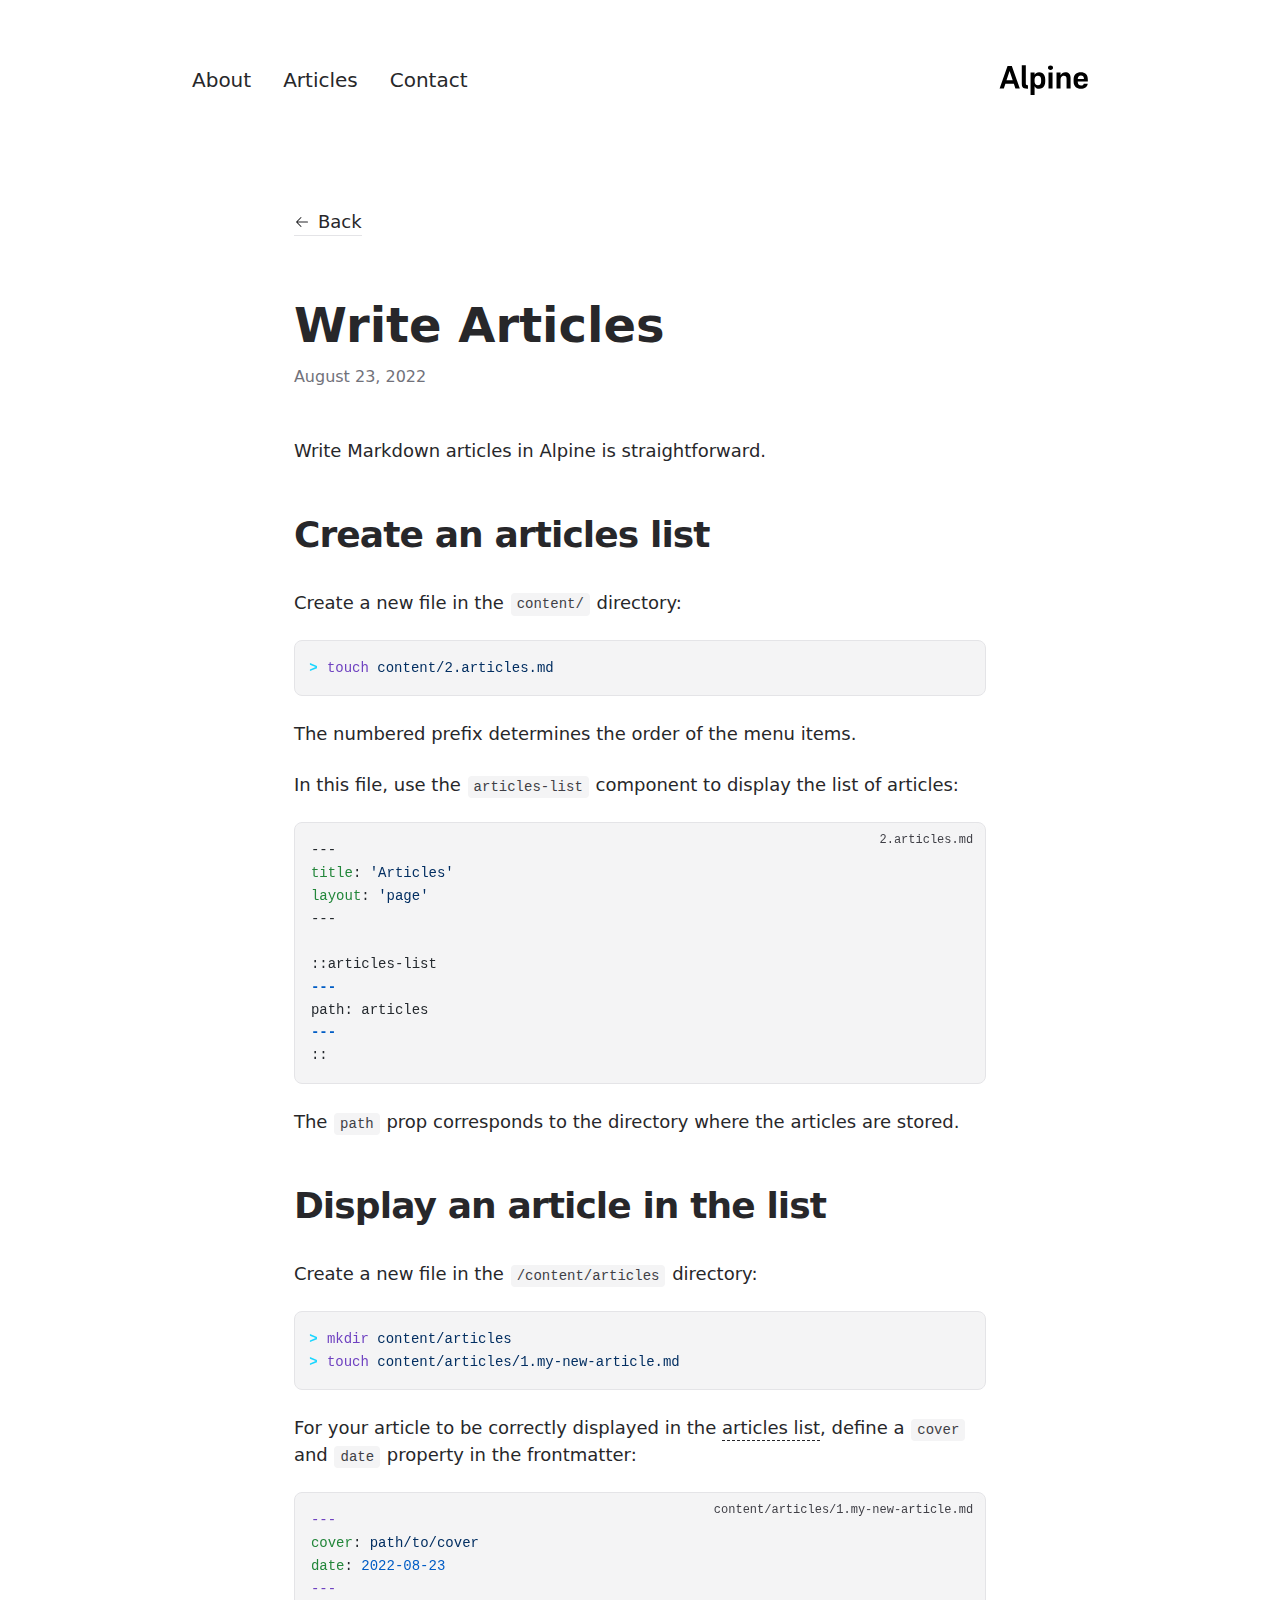
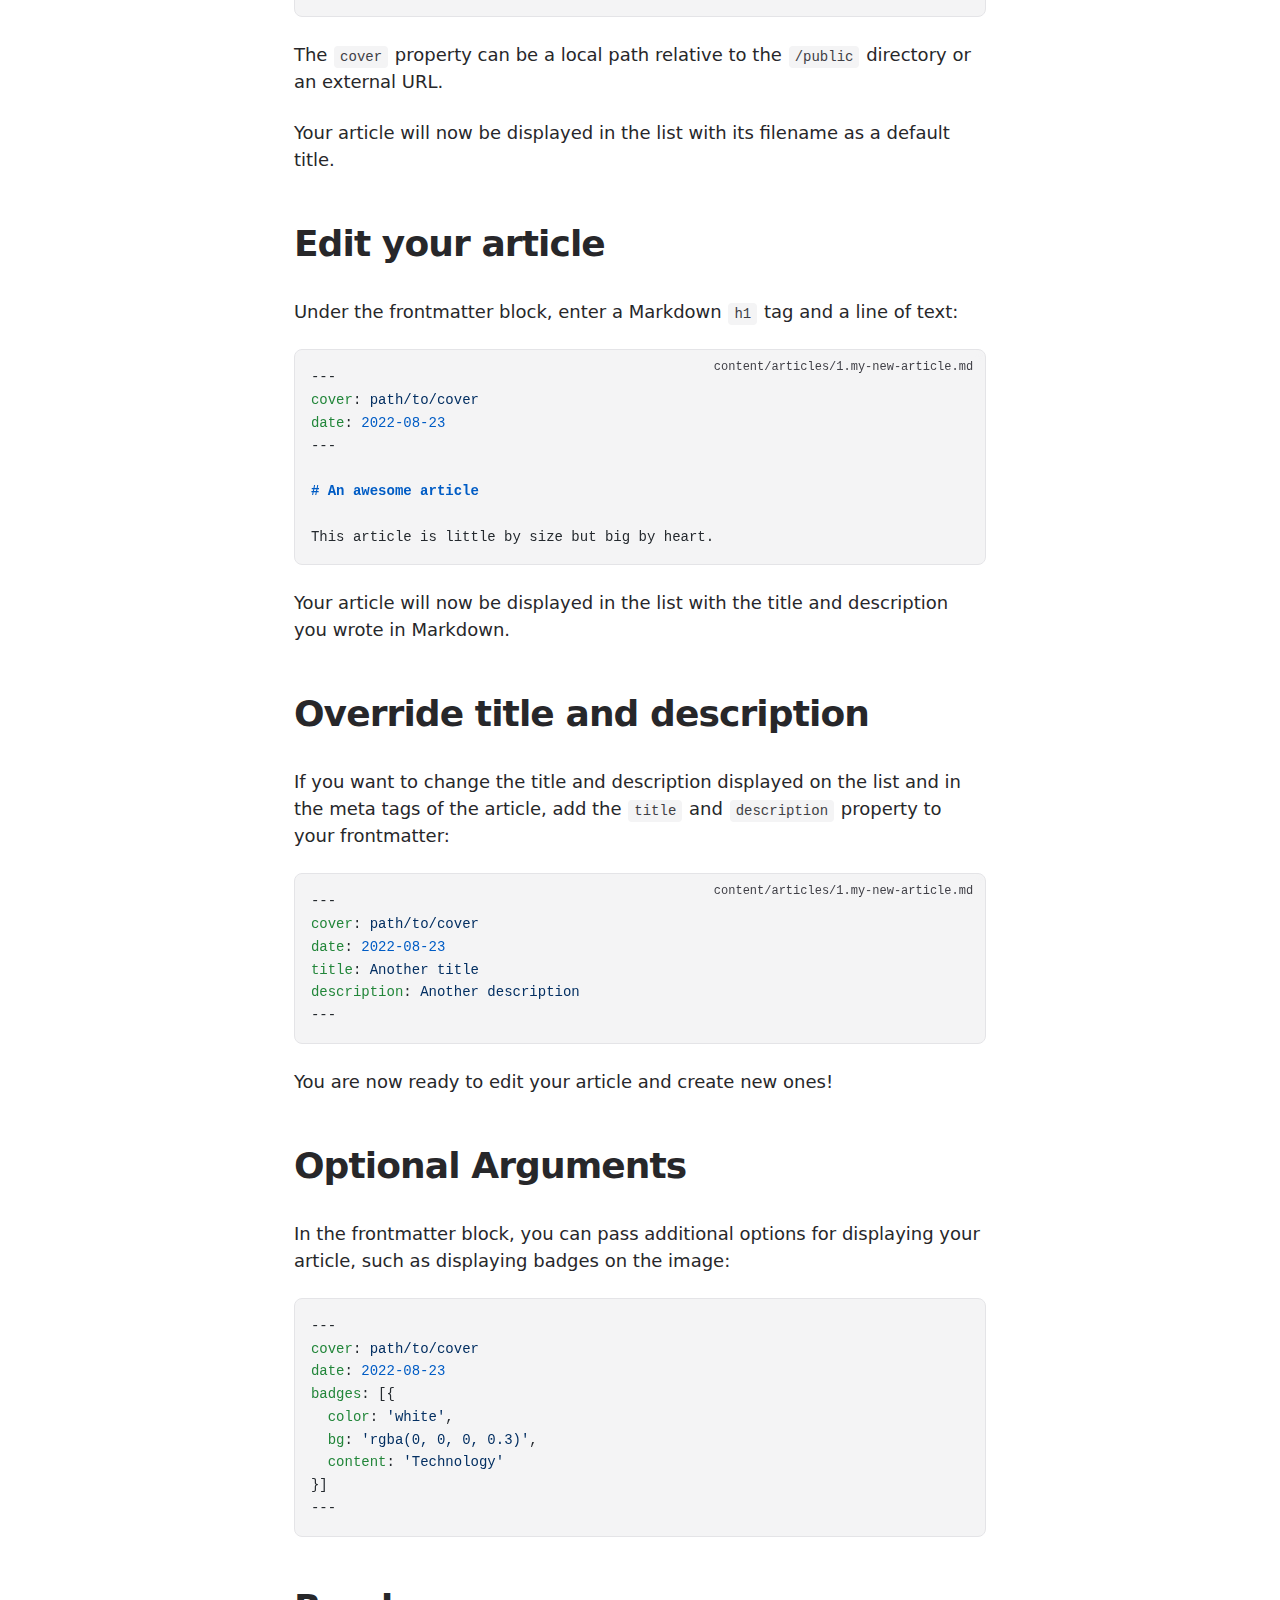
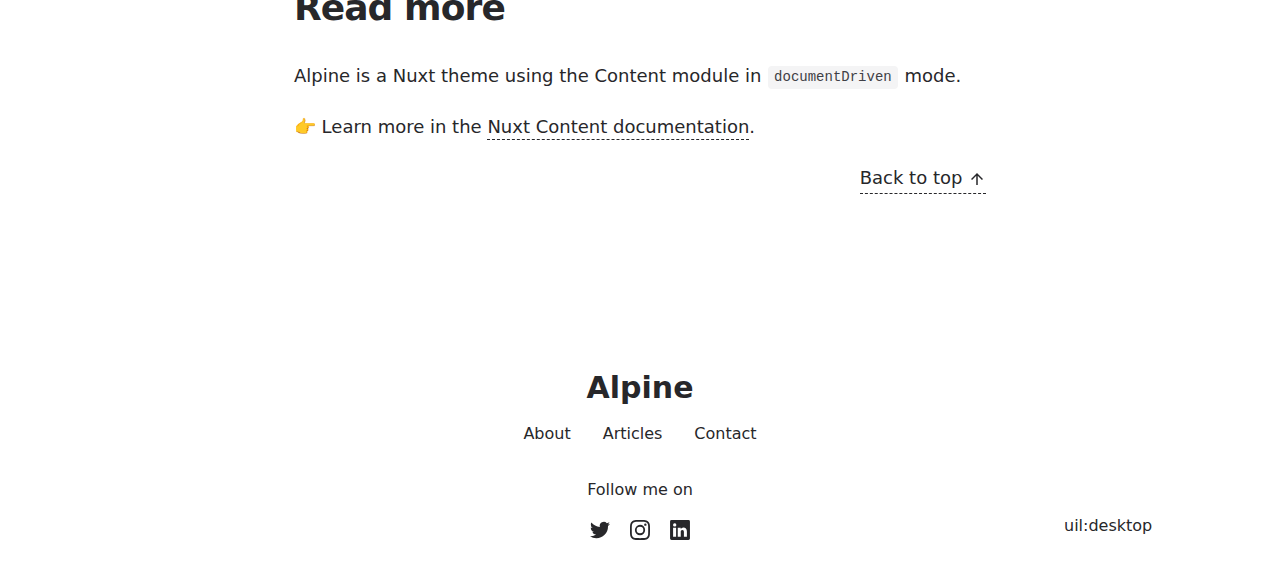
<file: articles/write-articles/index.html>
<!DOCTYPE html>
<html  lang="en">
<head><meta charset="utf-8">
<meta name="viewport" content="width=device-width, initial-scale=1">
<title>Write Articles</title>
<meta name="twitter:card" content="summary_large_image">
<meta property="og:image:width" content="400">
<meta property="og:image:height" content="300">
<meta property="og:image:alt" content="An image showcasing my project.">
<meta property="og:title" content="Write Articles">
<meta name="description" content="Writing Markdown articles in Alpine is straightforward.">
<meta property="og:description" content="Writing Markdown articles in Alpine is straightforward.">
<meta property="og:image" content="/articles/write-articles.webp">
<link rel="preload" as="fetch" crossorigin="anonymous" href="/articles/write-articles/_payload.json">
<link rel="stylesheet" href="/_nuxt/entry.4f0972c0.css">
<link rel="stylesheet" href="/_nuxt/DocumentDrivenNotFound.1398aec6.css">
<link rel="stylesheet" href="/_nuxt/article.d0937bac.css">
<link rel="stylesheet" href="/_nuxt/ProseA.f70b28a1.css">
<link rel="stylesheet" href="/_nuxt/ProseH1.c07a11e7.css">
<link rel="stylesheet" href="/_nuxt/ProseP.2188f7db.css">
<link rel="stylesheet" href="/_nuxt/ProseCodeInline.46b97b4c.css">
<link rel="stylesheet" href="/_nuxt/ProsePre.e63e49c6.css">
<link rel="stylesheet" href="/_nuxt/ProseCode.91016173.css">
<link rel="stylesheet" href="/_nuxt/ProseH2.b565e694.css">
<link rel="modulepreload" as="script" crossorigin href="/_nuxt/entry.bf9ca460.js">
<link rel="modulepreload" as="script" crossorigin href="/_nuxt/NuxtImg.2859923d.js">
<link rel="modulepreload" as="script" crossorigin href="/_nuxt/document-driven.1216ae5d.js">
<link rel="modulepreload" as="script" crossorigin href="/_nuxt/DocumentDrivenEmpty.71ac7e77.js">
<link rel="modulepreload" as="script" crossorigin href="/_nuxt/ContentRenderer.a2eaa775.js">
<link rel="modulepreload" as="script" crossorigin href="/_nuxt/ContentRendererMarkdown.vue.80173510.js">
<link rel="modulepreload" as="script" crossorigin href="/_nuxt/DocumentDrivenNotFound.8765ea31.js">
<link rel="modulepreload" as="script" crossorigin href="/_nuxt/article.0509e26b.js">
<link rel="modulepreload" as="script" crossorigin href="/_nuxt/ProseA.a5638a42.js">
<link rel="modulepreload" as="script" crossorigin href="/_nuxt/date.824a539b.js">
<link rel="modulepreload" as="script" crossorigin href="/_nuxt/ContentRendererMarkdown.6f22e317.js">
<link rel="modulepreload" as="script" crossorigin href="/_nuxt/ProseH1.3a73c35d.js">
<link rel="modulepreload" as="script" crossorigin href="/_nuxt/ProseP.0bb06045.js">
<link rel="modulepreload" as="script" crossorigin href="/_nuxt/ProseCodeInline.3031468e.js">
<link rel="modulepreload" as="script" crossorigin href="/_nuxt/ProsePre.8d3b0ddb.js">
<link rel="modulepreload" as="script" crossorigin href="/_nuxt/ProseCode.4982eff1.js">
<link rel="modulepreload" as="script" crossorigin href="/_nuxt/ProseH2.b212245a.js">
<link rel="prefetch" as="script" crossorigin href="/_nuxt/default.ddda1bc0.js">
<link rel="prefetch" as="script" crossorigin href="/_nuxt/page.a7907594.js">
<link rel="prefetch" as="script" crossorigin href="/_nuxt/client-db.38203109.js">
<link rel="prefetch" as="script" crossorigin href="/_nuxt/debug.60222e84.js">
<link rel="prefetch" as="style" href="/_nuxt/useStudio.d8705cff.css">
<link rel="prefetch" as="script" crossorigin href="/_nuxt/useStudio.a66fb98a.js">
<link rel="prefetch" as="style" href="/_nuxt/error-404.7910d5ca.css">
<link rel="prefetch" as="script" crossorigin href="/_nuxt/error-404.c253d8d5.js">
<link rel="prefetch" as="style" href="/_nuxt/error-500.1db01289.css">
<link rel="prefetch" as="script" crossorigin href="/_nuxt/error-500.dfff0b41.js">
<script type="module" src="/_nuxt/entry.bf9ca460.js" crossorigin></script><style id="pinceau-runtime-hydratable">@media{.phy[--]{--puid:KFke8x-v;}.pv-Wf9eMv{max-width:var(--elements-container-maxWidth);padding-left:var(--elements-container-padding-mobile);padding-right:var(--elements-container-padding-mobile);}@media (min-width: 475px){.pv-Wf9eMv{padding-left:var(--elements-container-padding-xs);padding-right:var(--elements-container-padding-xs);}}@media (min-width: 640px){.pv-Wf9eMv{padding-left:var(--elements-container-padding-sm);padding-right:var(--elements-container-padding-sm);}}@media (min-width: 768px){.pv-Wf9eMv{padding-left:var(--elements-container-padding-md);padding-right:var(--elements-container-padding-md);}}} </style><style id="pinceau-theme">@media { :root {--pinceau-mq: initial; --alpine-readableLine: 68ch;--alpine-backdrop-backgroundColor: #f4f4f5b3;--prose-code-inline-padding: 0.2rem 0.375rem 0.2rem 0.375rem;--prose-code-block-backdropFilter: contrast(1);--prose-code-block-border-style: solid;--prose-code-block-border-width: 1px;--prose-tbody-tr-borderBottom-style: dashed;--prose-tbody-tr-borderBottom-width: 1px;--prose-th-textAlign: inherit;--prose-thead-borderBottom-style: solid;--prose-thead-borderBottom-width: 1px;--prose-thead-border-style: solid;--prose-thead-border-width: 0px;--prose-table-textAlign: start;--prose-hr-width: 1px;--prose-hr-style: solid;--prose-li-listStylePosition: outside;--prose-ol-li-markerColor: currentColor;--prose-ol-paddingInlineStart: 21px;--prose-ol-listStyleType: decimal;--prose-ul-li-markerColor: currentColor;--prose-ul-paddingInlineStart: 21px;--prose-ul-listStyleType: disc;--prose-blockquote-border-style: solid;--prose-blockquote-border-width: 4px;--prose-blockquote-quotes: '201C' '201D' '2018' '2019';--prose-blockquote-paddingInlineStart: 24px;--prose-a-code-color-hover: currentColor;--prose-a-code-color-static: currentColor;--prose-a-hasCode-borderBottom: none;--prose-a-border-distance: 2px;--prose-a-border-color-hover: currentColor;--prose-a-border-color-static: currentColor;--prose-a-border-style-hover: solid;--prose-a-border-style-static: dashed;--prose-a-border-width: 1px;--prose-a-color-static: inherit;--prose-a-textDecoration: none;--prose-h6-margin: 3rem 0 2rem;--prose-h5-margin: 3rem 0 2rem;--prose-h4-margin: 3rem 0 2rem;--prose-h3-margin: 3rem 0 2rem;--prose-h2-margin: 3rem 0 2rem;--prose-h1-margin: 0 0 2rem;--prose-p-fontSize: 18px;--typography-lead-loose: 2;--typography-lead-relaxed: 1.625;--typography-lead-normal: 1.5;--typography-lead-snug: 1.375;--typography-lead-tight: 1.25;--typography-lead-none: 1;--typography-lead-10: 2.5rem;--typography-lead-9: 2.25rem;--typography-lead-8: 2rem;--typography-lead-7: 1.75rem;--typography-lead-6: 1.5rem;--typography-lead-5: 1.25rem;--typography-lead-4: 1rem;--typography-lead-3: .75rem;--typography-lead-2: .5rem;--typography-lead-1: .025rem;--typography-fontWeight-black: 900;--typography-fontWeight-extrabold: 800;--typography-fontWeight-bold: 700;--typography-fontWeight-semibold: 600;--typography-fontWeight-medium: 500;--typography-fontWeight-normal: 400;--typography-fontWeight-light: 300;--typography-fontWeight-extralight: 200;--typography-fontWeight-thin: 100;--typography-fontSize-9xl: 128px;--typography-fontSize-8xl: 96px;--typography-fontSize-7xl: 72px;--typography-fontSize-6xl: 60px;--typography-fontSize-5xl: 48px;--typography-fontSize-4xl: 36px;--typography-fontSize-3xl: 30px;--typography-fontSize-2xl: 24px;--typography-fontSize-xl: 20px;--typography-fontSize-lg: 18px;--typography-fontSize-base: 16px;--typography-fontSize-sm: 14px;--typography-fontSize-xs: 12px;--typography-letterSpacing-wide: 0.025em;--typography-letterSpacing-tight: -0.025em;--typography-verticalMargin-base: 24px;--typography-verticalMargin-sm: 16px;--elements-border-secondary-hover: [object Object];--elements-backdrop-background: #fffc;--elements-backdrop-filter: saturate(200%) blur(20px);--elements-container-maxWidth: 64rem;--lead-loose: 2;--lead-relaxed: 1.625;--lead-normal: 1.5;--lead-snug: 1.375;--lead-tight: 1.25;--lead-none: 1;--lead-10: 2.5rem;--lead-9: 2.25rem;--lead-8: 2rem;--lead-7: 1.75rem;--lead-6: 1.5rem;--lead-5: 1.25rem;--lead-4: 1rem;--lead-3: .75rem;--lead-2: .5rem;--lead-1: .025rem;--letterSpacing-widest: 0.1em;--letterSpacing-wider: 0.05em;--letterSpacing-wide: 0.025em;--letterSpacing-normal: 0em;--letterSpacing-tight: -0.025em;--letterSpacing-tighter: -0.05em;--fontSize-9xl: 8rem;--fontSize-8xl: 6rem;--fontSize-7xl: 4.5rem;--fontSize-6xl: 3.75rem;--fontSize-5xl: 3rem;--fontSize-4xl: 2.25rem;--fontSize-3xl: 1.875rem;--fontSize-2xl: 1.5rem;--fontSize-xl: 1.25rem;--fontSize-lg: 1.125rem;--fontSize-base: 1rem;--fontSize-sm: 0.875rem;--fontSize-xs: 0.75rem;--fontWeight-black: 900;--fontWeight-extrabold: 800;--fontWeight-bold: 700;--fontWeight-semibold: 600;--fontWeight-medium: 500;--fontWeight-normal: 400;--fontWeight-light: 300;--fontWeight-extralight: 200;--fontWeight-thin: 100;--font-mono: ui-monospace, SFMono-Regular, Menlo, Monaco, Consolas, Liberation Mono, Courier New, monospace;--font-serif: ui-serif, Georgia, Cambria, Times New Roman, Times, serif;--font-sans: ui-sans-serif, system-ui, -apple-system, BlinkMacSystemFont, Segoe UI, Roboto, Helvetica Neue, Arial, Noto Sans, sans-serif, Apple Color Emoji, Segoe UI Emoji, Segoe UI Symbol, Noto Color Emoji;--opacity-total: 1;--opacity-high: 0.8;--opacity-medium: 0.5;--opacity-soft: 0.3;--opacity-light: 0.15;--opacity-bright: 0.1;--opacity-noOpacity: 0;--borderWidth-lg: 3px;--borderWidth-md: 2px;--borderWidth-sm: 1px;--borderWidth-noBorder: 0;--space-rem-875: 0.875rem;--space-rem-625: 0.625rem;--space-rem-375: 0.375rem;--space-rem-125: 0.125rem;--space-px: 1px;--space-128: 32rem;--space-96: 24rem;--space-80: 20rem;--space-72: 18rem;--space-64: 16rem;--space-60: 15rem;--space-56: 14rem;--space-52: 13rem;--space-48: 12rem;--space-44: 11rem;--space-40: 10rem;--space-36: 9rem;--space-32: 8rem;--space-28: 7rem;--space-24: 6rem;--space-20: 5rem;--space-16: 4rem;--space-14: 3.5rem;--space-12: 3rem;--space-11: 2.75rem;--space-10: 2.5rem;--space-9: 2.25rem;--space-8: 2rem;--space-7: 1.75rem;--space-6: 1.5rem;--space-5: 1.25rem;--space-4: 1rem;--space-3: 0.75rem;--space-2: 0.5rem;--space-1: 0.25rem;--space-0: 0px;--size-full: 100%;--size-7xl: 80rem;--size-6xl: 72rem;--size-5xl: 64rem;--size-4xl: 56rem;--size-3xl: 48rem;--size-2xl: 42rem;--size-xl: 36rem;--size-lg: 32rem;--size-md: 28rem;--size-sm: 24rem;--size-xs: 20rem;--size-200: 200px;--size-104: 104px;--size-80: 80px;--size-64: 64px;--size-56: 56px;--size-48: 48px;--size-40: 40px;--size-32: 32px;--size-24: 24px;--size-20: 20px;--size-16: 16px;--size-12: 12px;--size-8: 8px;--size-6: 6px;--size-4: 4px;--size-2: 2px;--size-0: 0px;--radii-full: 9999px;--radii-3xl: 1.75rem;--radii-2xl: 1.5rem;--radii-xl: 1rem;--radii-lg: 0.75rem;--radii-md: 0.5rem;--radii-sm: 0.375rem;--radii-xs: 0.25rem;--radii-2xs: 0.125rem;--radii-none: 0px;--shadow-none: 0px 0px 0px 0px transparent;--shadow-lg: 0px 10px 15px -3px #000000, 0px 4px 6px -4px #000000;--shadow-md: 0px 4px 6px -1px #000000, 0px 2px 4px -2px #000000;--shadow-sm: 0px 1px 3px 0px #000000, 0px 1px 2px -1px #000000;--shadow-xs: 0px 1px 2px 0px #000000;--height-screen: 100vh;--width-screen: 100vw;--color-primary-900: #002e38;--color-primary-800: #005c70;--color-primary-700: #008aa9;--color-primary-600: #00b9e1;--color-primary-500: #1ad6ff;--color-primary-400: #40ddff;--color-primary-300: #66e4ff;--color-primary-200: #8deaff;--color-primary-100: #b3f1ff;--color-primary-50: #d9f8ff;--color-ruby-900: #380011;--color-ruby-800: #700021;--color-ruby-700: #a90032;--color-ruby-600: #e10043;--color-ruby-500: #ff1a5e;--color-ruby-400: #ff4079;--color-ruby-300: #ff6694;--color-ruby-200: #ff8dae;--color-ruby-100: #ffb3c9;--color-ruby-50: #ffd9e4;--color-pink-900: #380025;--color-pink-800: #70004b;--color-pink-700: #a90070;--color-pink-600: #e10095;--color-pink-500: #ff1ab2;--color-pink-400: #ff40bf;--color-pink-300: #ff66cc;--color-pink-200: #ff8dd8;--color-pink-100: #ffb3e5;--color-pink-50: #ffd9f2;--color-purple-900: #190038;--color-purple-800: #330070;--color-purple-700: #4c00a9;--color-purple-600: #6500e1;--color-purple-500: #811aff;--color-purple-400: #9640ff;--color-purple-300: #ab66ff;--color-purple-200: #c08dff;--color-purple-100: #d5b3ff;--color-purple-50: #ead9ff;--color-royalblue-900: #0b0531;--color-royalblue-800: #160a62;--color-royalblue-700: #211093;--color-royalblue-600: #2c15c4;--color-royalblue-500: #4127e8;--color-royalblue-400: #614bec;--color-royalblue-300: #806ff0;--color-royalblue-200: #a093f3;--color-royalblue-100: #c0b7f7;--color-royalblue-50: #dfdbfb;--color-indigoblue-900: #001238;--color-indigoblue-800: #002370;--color-indigoblue-700: #0035a9;--color-indigoblue-600: #0047e1;--color-indigoblue-500: #1a62ff;--color-indigoblue-400: #407cff;--color-indigoblue-300: #6696ff;--color-indigoblue-200: #8db0ff;--color-indigoblue-100: #b3cbff;--color-indigoblue-50: #d9e5ff;--color-blue-900: #002438;--color-blue-800: #004870;--color-blue-700: #006ca9;--color-blue-600: #0090e1;--color-blue-500: #1aadff;--color-blue-400: #40bbff;--color-blue-300: #66c8ff;--color-blue-200: #8dd6ff;--color-blue-100: #b3e4ff;--color-blue-50: #d9f1ff;--color-lightblue-900: #002e38;--color-lightblue-800: #005c70;--color-lightblue-700: #008aa9;--color-lightblue-600: #00b9e1;--color-lightblue-500: #1ad6ff;--color-lightblue-400: #40ddff;--color-lightblue-300: #66e4ff;--color-lightblue-200: #8deaff;--color-lightblue-100: #b3f1ff;--color-lightblue-50: #d9f8ff;--color-teal-900: #062a28;--color-teal-800: #0b544f;--color-teal-700: #117d77;--color-teal-600: #16a79e;--color-teal-500: #1cd1c6;--color-teal-400: #36e4da;--color-teal-300: #5fe9e1;--color-teal-200: #87efe9;--color-teal-100: #aff4f0;--color-teal-50: #d7faf8;--color-pear-900: #2a2b09;--color-pear-800: #545512;--color-pear-700: #7e801b;--color-pear-600: #a8aa24;--color-pear-500: #d0d32f;--color-pear-400: #d8da52;--color-pear-300: #e0e274;--color-pear-200: #e8e997;--color-pear-100: #eff0ba;--color-pear-50: #f7f8dc;--color-red-900: #380300;--color-red-800: #700700;--color-red-700: #a90a00;--color-red-600: #e10e00;--color-red-500: #ff281a;--color-red-400: #ff4c40;--color-red-300: #ff7066;--color-red-200: #ff948d;--color-red-100: #ffb7b3;--color-red-50: #ffdbd9;--color-orange-900: #381800;--color-orange-800: #702f00;--color-orange-700: #a94700;--color-orange-600: #e15e00;--color-orange-500: #ff7a1a;--color-orange-400: #ff9040;--color-orange-300: #ffa666;--color-orange-200: #ffbd8d;--color-orange-100: #ffd3b3;--color-orange-50: #ffe9d9;--color-yellow-900: #362b03;--color-yellow-800: #6d5605;--color-yellow-700: #a38108;--color-yellow-600: #daac0a;--color-yellow-500: #f5c828;--color-yellow-400: #f7d14c;--color-yellow-300: #f8da70;--color-yellow-200: #fae393;--color-yellow-100: #fcedb7;--color-yellow-50: #fdf6db;--color-green-900: #003f25;--color-green-800: #005e38;--color-green-700: #007e4a;--color-green-600: #009d5d;--color-green-500: #00bd6f;--color-green-400: #00dc82;--color-green-300: #30ffaa;--color-green-200: #83ffcc;--color-green-100: #acffdd;--color-green-50: #d6ffee;--color-gray-900: #18181B;--color-gray-800: #27272A;--color-gray-700: #3f3f46;--color-gray-600: #52525B;--color-gray-500: #71717A;--color-gray-400: #a1a1aa;--color-gray-300: #D4d4d8;--color-gray-200: #e4e4e7;--color-gray-100: #f4f4f5;--color-gray-50: #fafafa;--color-black: #0c0c0d;--color-white: #FFFFFF;--media-portrait: only screen and (orientation: portrait);--media-landscape: only screen and (orientation: landscape);--media-rm: (prefers-reduced-motion: reduce);--media-2xl: (min-width: 1536px);--media-xl: (min-width: 1280px);--media-lg: (min-width: 1024px);--media-md: (min-width: 768px);--media-sm: (min-width: 640px);--media-xs: (min-width: 475px);--alpine-body-color: var(--color-gray-800);--alpine-body-backgroundColor: var(--color-white);--prose-code-inline-fontWeight: var(--typography-fontWeight-normal);--prose-code-inline-fontSize: var(--typography-fontSize-sm);--prose-code-inline-borderRadius: var(--radii-xs);--prose-code-block-pre-padding: var(--typography-verticalMargin-sm);--prose-code-block-margin: var(--typography-verticalMargin-base) 0;--prose-code-block-fontSize: var(--typography-fontSize-sm);--prose-tbody-code-inline-fontSize: var(--typography-fontSize-sm);--prose-tbody-td-padding: var(--typography-verticalMargin-sm);--prose-th-fontWeight: var(--typography-fontWeight-semibold);--prose-th-padding: 0 var(--typography-verticalMargin-sm) var(--typography-verticalMargin-sm) var(--typography-verticalMargin-sm);--prose-table-lineHeight: var(--typography-lead-6);--prose-table-fontSize: var(--typography-fontSize-sm);--prose-table-margin: var(--typography-verticalMargin-base) 0;--prose-hr-margin: var(--typography-verticalMargin-base) 0;--prose-li-margin: var(--typography-verticalMargin-sm) 0;--prose-ol-margin: var(--typography-verticalMargin-base) 0;--prose-ul-margin: var(--typography-verticalMargin-base) 0;--prose-blockquote-margin: var(--typography-verticalMargin-base) 0;--prose-a-code-border-style: var(--prose-a-border-style-static);--prose-a-code-border-width: var(--prose-a-border-width);--prose-a-fontWeight: var(--typography-fontWeight-medium);--prose-img-margin: var(--typography-verticalMargin-base) 0;--prose-strong-fontWeight: var(--typography-fontWeight-semibold);--prose-h6-iconSize: var(--typography-fontSize-base);--prose-h6-fontWeight: var(--typography-fontWeight-semibold);--prose-h6-lineHeight: var(--typography-lead-normal);--prose-h6-fontSize: var(--typography-fontSize-lg);--prose-h5-iconSize: var(--typography-fontSize-lg);--prose-h5-fontWeight: var(--typography-fontWeight-semibold);--prose-h5-lineHeight: var(--typography-lead-snug);--prose-h5-fontSize: var(--typography-fontSize-xl);--prose-h4-iconSize: var(--typography-fontSize-lg);--prose-h4-letterSpacing: var(--typography-letterSpacing-tight);--prose-h4-fontWeight: var(--typography-fontWeight-semibold);--prose-h4-lineHeight: var(--typography-lead-snug);--prose-h4-fontSize: var(--typography-fontSize-2xl);--prose-h3-iconSize: var(--typography-fontSize-xl);--prose-h3-letterSpacing: var(--typography-letterSpacing-tight);--prose-h3-fontWeight: var(--typography-fontWeight-semibold);--prose-h3-lineHeight: var(--typography-lead-snug);--prose-h3-fontSize: var(--typography-fontSize-3xl);--prose-h2-iconSize: var(--typography-fontSize-2xl);--prose-h2-letterSpacing: var(--typography-letterSpacing-tight);--prose-h2-fontWeight: var(--typography-fontWeight-semibold);--prose-h2-lineHeight: var(--typography-lead-tight);--prose-h2-fontSize: var(--typography-fontSize-4xl);--prose-h1-iconSize: var(--typography-fontSize-3xl);--prose-h1-letterSpacing: var(--typography-letterSpacing-tight);--prose-h1-fontWeight: var(--typography-fontWeight-bold);--prose-h1-lineHeight: var(--typography-lead-tight);--prose-h1-fontSize: var(--typography-fontSize-5xl);--prose-p-br-margin: var(--typography-verticalMargin-base) 0 0 0;--prose-p-margin: var(--typography-verticalMargin-base) 0;--prose-p-lineHeight: var(--typography-lead-normal);--typography-color-primary-900: var(--color-primary-900);--typography-color-primary-800: var(--color-primary-800);--typography-color-primary-700: var(--color-primary-700);--typography-color-primary-600: var(--color-primary-600);--typography-color-primary-500: var(--color-primary-500);--typography-color-primary-400: var(--color-primary-400);--typography-color-primary-300: var(--color-primary-300);--typography-color-primary-200: var(--color-primary-200);--typography-color-primary-100: var(--color-primary-100);--typography-color-primary-50: var(--color-primary-50);--typography-font-code: var(--font-mono);--typography-font-body: var(--font-sans);--typography-font-display: var(--font-sans);--typography-body-backgroundColor: var(--color-white);--typography-body-color: var(--color-black);--elements-state-danger-borderColor-secondary: var(--color-red-200);--elements-state-danger-borderColor-primary: var(--color-red-100);--elements-state-danger-backgroundColor-secondary: var(--color-red-100);--elements-state-danger-backgroundColor-primary: var(--color-red-50);--elements-state-danger-color-secondary: var(--color-red-600);--elements-state-danger-color-primary: var(--color-red-500);--elements-state-warning-borderColor-secondary: var(--color-yellow-200);--elements-state-warning-borderColor-primary: var(--color-yellow-100);--elements-state-warning-backgroundColor-secondary: var(--color-yellow-100);--elements-state-warning-backgroundColor-primary: var(--color-yellow-50);--elements-state-warning-color-secondary: var(--color-yellow-700);--elements-state-warning-color-primary: var(--color-yellow-600);--elements-state-success-borderColor-secondary: var(--color-green-200);--elements-state-success-borderColor-primary: var(--color-green-100);--elements-state-success-backgroundColor-secondary: var(--color-green-100);--elements-state-success-backgroundColor-primary: var(--color-green-50);--elements-state-success-color-secondary: var(--color-green-600);--elements-state-success-color-primary: var(--color-green-500);--elements-state-info-borderColor-secondary: var(--color-blue-200);--elements-state-info-borderColor-primary: var(--color-blue-100);--elements-state-info-backgroundColor-secondary: var(--color-blue-100);--elements-state-info-backgroundColor-primary: var(--color-blue-50);--elements-state-info-color-secondary: var(--color-blue-600);--elements-state-info-color-primary: var(--color-blue-500);--elements-state-primary-borderColor-secondary: var(--color-primary-200);--elements-state-primary-borderColor-primary: var(--color-primary-100);--elements-state-primary-backgroundColor-secondary: var(--color-primary-100);--elements-state-primary-backgroundColor-primary: var(--color-primary-50);--elements-state-primary-color-secondary: var(--color-primary-700);--elements-state-primary-color-primary: var(--color-primary-600);--elements-surface-secondary-backgroundColor: var(--color-gray-200);--elements-surface-primary-backgroundColor: var(--color-gray-100);--elements-surface-background-base: var(--color-gray-100);--elements-border-secondary-static: var(--color-gray-200);--elements-border-primary-hover: var(--color-gray-200);--elements-border-primary-static: var(--color-gray-100);--elements-container-padding-md: var(--space-16);--elements-container-padding-sm: var(--space-12);--elements-container-padding-xs: var(--space-8);--elements-container-padding-mobile: var(--space-6);--elements-text-secondary-color-hover: var(--color-gray-700);--elements-text-secondary-color-static: var(--color-gray-500);--elements-text-primary-color-static: var(--color-gray-900);--text-6xl-lineHeight: var(--lead-none);--text-6xl-fontSize: var(--fontSize-6xl);--text-5xl-lineHeight: var(--lead-none);--text-5xl-fontSize: var(--fontSize-5xl);--text-4xl-lineHeight: var(--lead-10);--text-4xl-fontSize: var(--fontSize-4xl);--text-3xl-lineHeight: var(--lead-9);--text-3xl-fontSize: var(--fontSize-3xl);--text-2xl-lineHeight: var(--lead-8);--text-2xl-fontSize: var(--fontSize-2xl);--text-xl-lineHeight: var(--lead-7);--text-xl-fontSize: var(--fontSize-xl);--text-lg-lineHeight: var(--lead-7);--text-lg-fontSize: var(--fontSize-lg);--text-base-lineHeight: var(--lead-6);--text-base-fontSize: var(--fontSize-base);--text-sm-lineHeight: var(--lead-5);--text-sm-fontSize: var(--fontSize-sm);--text-xs-lineHeight: var(--lead-4);--text-xs-fontSize: var(--fontSize-xs);--shadow-2xl: 0px 25px 50px -12px var(--color-gray-900);--shadow-xl: 0px 20px 25px -5px var(--color-gray-400), 0px 8px 10px -6px #000000;--color-secondary-900: var(--color-gray-900);--color-secondary-800: var(--color-gray-800);--color-secondary-700: var(--color-gray-700);--color-secondary-600: var(--color-gray-600);--color-secondary-500: var(--color-gray-500);--color-secondary-400: var(--color-gray-400);--color-secondary-300: var(--color-gray-300);--color-secondary-200: var(--color-gray-200);--color-secondary-100: var(--color-gray-100);--color-secondary-50: var(--color-gray-50);--prose-a-code-background-hover: var(--typography-color-primary-50);--prose-a-code-border-color-hover: var(--typography-color-primary-500);--prose-a-color-hover: var(--typography-color-primary-500);--typography-color-secondary-900: var(--color-secondary-900);--typography-color-secondary-800: var(--color-secondary-800);--typography-color-secondary-700: var(--color-secondary-700);--typography-color-secondary-600: var(--color-secondary-600);--typography-color-secondary-500: var(--color-secondary-500);--typography-color-secondary-400: var(--color-secondary-400);--typography-color-secondary-300: var(--color-secondary-300);--typography-color-secondary-200: var(--color-secondary-200);--typography-color-secondary-100: var(--color-secondary-100);--typography-color-secondary-50: var(--color-secondary-50);--prose-code-inline-backgroundColor: var(--typography-color-secondary-100);--prose-code-inline-color: var(--typography-color-secondary-700);--prose-code-block-backgroundColor: var(--typography-color-secondary-100);--prose-code-block-color: var(--typography-color-secondary-700);--prose-code-block-border-color: var(--typography-color-secondary-200);--prose-tbody-tr-borderBottom-color: var(--typography-color-secondary-200);--prose-th-color: var(--typography-color-secondary-600);--prose-thead-borderBottom-color: var(--typography-color-secondary-200);--prose-thead-border-color: var(--typography-color-secondary-300);--prose-hr-color: var(--typography-color-secondary-200);--prose-blockquote-border-color: var(--typography-color-secondary-200);--prose-blockquote-color: var(--typography-color-secondary-500);--prose-a-code-border-color-static: var(--typography-color-secondary-400); } }@media { :root.dark {--pinceau-mq: dark; --alpine-backdrop-backgroundColor: #18181bb3;--prose-code-block-backdropFilter: contrast(1);--prose-ol-li-markerColor: currentColor;--prose-ul-li-markerColor: currentColor;--prose-a-code-color-hover: currentColor;--prose-a-code-color-static: currentColor;--prose-a-border-color-hover: currentColor;--prose-a-border-color-static: currentColor;--prose-a-color-static: inherit;--elements-backdrop-background: #0c0d0ccc;--alpine-body-color: var(--color-gray-200);--alpine-body-backgroundColor: var(--color-black);--typography-body-backgroundColor: var(--color-black);--typography-body-color: var(--color-white);--elements-state-danger-borderColor-secondary: var(--color-red-700);--elements-state-danger-borderColor-primary: var(--color-red-800);--elements-state-danger-backgroundColor-secondary: var(--color-red-800);--elements-state-danger-backgroundColor-primary: var(--color-red-900);--elements-state-danger-color-secondary: var(--color-red-200);--elements-state-danger-color-primary: var(--color-red-300);--elements-state-warning-borderColor-secondary: var(--color-yellow-700);--elements-state-warning-borderColor-primary: var(--color-yellow-800);--elements-state-warning-backgroundColor-secondary: var(--color-yellow-800);--elements-state-warning-backgroundColor-primary: var(--color-yellow-900);--elements-state-warning-color-secondary: var(--color-yellow-200);--elements-state-warning-color-primary: var(--color-yellow-400);--elements-state-success-borderColor-secondary: var(--color-green-700);--elements-state-success-borderColor-primary: var(--color-green-800);--elements-state-success-backgroundColor-secondary: var(--color-green-800);--elements-state-success-backgroundColor-primary: var(--color-green-900);--elements-state-success-color-secondary: var(--color-green-200);--elements-state-success-color-primary: var(--color-green-400);--elements-state-info-borderColor-secondary: var(--color-blue-700);--elements-state-info-borderColor-primary: var(--color-blue-800);--elements-state-info-backgroundColor-secondary: var(--color-blue-800);--elements-state-info-backgroundColor-primary: var(--color-blue-900);--elements-state-info-color-secondary: var(--color-blue-200);--elements-state-info-color-primary: var(--color-blue-400);--elements-state-primary-borderColor-secondary: var(--color-primary-700);--elements-state-primary-borderColor-primary: var(--color-primary-800);--elements-state-primary-backgroundColor-secondary: var(--color-primary-800);--elements-state-primary-backgroundColor-primary: var(--color-primary-900);--elements-state-primary-color-secondary: var(--color-primary-200);--elements-state-primary-color-primary: var(--color-primary-400);--elements-surface-secondary-backgroundColor: var(--color-gray-800);--elements-surface-primary-backgroundColor: var(--color-gray-900);--elements-surface-background-base: var(--color-gray-900);--elements-border-secondary-static: var(--color-gray-800);--elements-border-primary-hover: var(--color-gray-800);--elements-border-primary-static: var(--color-gray-900);--elements-text-secondary-color-hover: var(--color-gray-200);--elements-text-secondary-color-static: var(--color-gray-400);--elements-text-primary-color-static: var(--color-gray-50);--prose-a-code-background-hover: var(--typography-color-primary-900);--prose-a-code-border-color-hover: var(--typography-color-primary-600);--prose-a-color-hover: var(--typography-color-primary-400);--prose-code-inline-backgroundColor: var(--typography-color-secondary-800);--prose-code-inline-color: var(--typography-color-secondary-200);--prose-code-block-backgroundColor: var(--typography-color-secondary-900);--prose-code-block-color: var(--typography-color-secondary-200);--prose-code-block-border-color: var(--typography-color-secondary-800);--prose-tbody-tr-borderBottom-color: var(--typography-color-secondary-800);--prose-th-color: var(--typography-color-secondary-400);--prose-thead-borderBottom-color: var(--typography-color-secondary-800);--prose-thead-border-color: var(--typography-color-secondary-600);--prose-hr-color: var(--typography-color-secondary-800);--prose-blockquote-border-color: var(--typography-color-secondary-700);--prose-blockquote-color: var(--typography-color-secondary-400);--prose-a-code-border-color-static: var(--typography-color-secondary-600); } }</style><script>"use strict";(()=>{const a=window,e=document.documentElement,m=["dark","light"],c=window&&window.localStorage&&window.localStorage.getItem&&window.localStorage.getItem("nuxt-color-mode")||"system";let n=c==="system"?d():c;const l=e.getAttribute("data-color-mode-forced");l&&(n=l),i(n),a["__NUXT_COLOR_MODE__"]={preference:c,value:n,getColorScheme:d,addColorScheme:i,removeColorScheme:f};function i(o){const t=""+o+"",s="";e.classList?e.classList.add(t):e.className+=" "+t,s&&e.setAttribute("data-"+s,o)}function f(o){const t=""+o+"",s="";e.classList?e.classList.remove(t):e.className=e.className.replace(new RegExp(t,"g"),""),s&&e.removeAttribute("data-"+s)}function r(o){return a.matchMedia("(prefers-color-scheme"+o+")")}function d(){if(a.matchMedia&&r("").media!=="not all"){for(const o of m)if(r(":"+o).matches)return o}return"light"}})();
</script></head>
<body ><div id="__nuxt"><div class="container pv-Wf9eMv pc-KFke8x app-layout" data-v-3f5c42ee data-v-77841c0a><!--[--><div class="nuxt-progress" style="width:0%;height:3px;opacity:0;background-size:Infinity% auto;" data-v-3f5c42ee></div><header class="right" data-v-3f5c42ee data-v-c735cda3><div class="menu" data-v-c735cda3><button aria-label="Navigation Menu" data-v-c735cda3><svg width="24" height="24" viewBox="0 0 68 68" fill="currentColor" xmlns="http://www.w3.org/2000/svg" data-v-c735cda3><path d="M8 34C8 32.1362 8 31.2044 8.30448 30.4693C8.71046 29.4892 9.48915 28.7105 10.4693 28.3045C11.2044 28 12.1362 28 14 28C15.8638 28 16.7956 28 17.5307 28.3045C18.5108 28.7105 19.2895 29.4892 19.6955 30.4693C20 31.2044 20 32.1362 20 34C20 35.8638 20 36.7956 19.6955 37.5307C19.2895 38.5108 18.5108 39.2895 17.5307 39.6955C16.7956 40 15.8638 40 14 40C12.1362 40 11.2044 40 10.4693 39.6955C9.48915 39.2895 8.71046 38.5108 8.30448 37.5307C8 36.7956 8 35.8638 8 34Z" data-v-c735cda3></path><path d="M28 34C28 32.1362 28 31.2044 28.3045 30.4693C28.7105 29.4892 29.4892 28.7105 30.4693 28.3045C31.2044 28 32.1362 28 34 28C35.8638 28 36.7956 28 37.5307 28.3045C38.5108 28.7105 39.2895 29.4892 39.6955 30.4693C40 31.2044 40 32.1362 40 34C40 35.8638 40 36.7956 39.6955 37.5307C39.2895 38.5108 38.5108 39.2895 37.5307 39.6955C36.7956 40 35.8638 40 34 40C32.1362 40 31.2044 40 30.4693 39.6955C29.4892 39.2895 28.7105 38.5108 28.3045 37.5307C28 36.7956 28 35.8638 28 34Z" data-v-c735cda3></path><path d="M48 34C48 32.1362 48 31.2044 48.3045 30.4693C48.7105 29.4892 49.4892 28.7105 50.4693 28.3045C51.2044 28 52.1362 28 54 28C55.8638 28 56.7956 28 57.5307 28.3045C58.5108 28.7105 59.2895 29.4892 59.6955 30.4693C60 31.2044 60 32.1362 60 34C60 35.8638 60 36.7956 59.6955 37.5307C59.2895 38.5108 58.5108 39.2895 57.5307 39.6955C56.7956 40 55.8638 40 54 40C52.1362 40 51.2044 40 50.4693 39.6955C49.4892 39.2895 48.7105 38.5108 48.3045 37.5307C48 36.7956 48 35.8638 48 34Z" data-v-c735cda3></path></svg></button></div><div class="overlay" data-v-c735cda3><nav data-v-c735cda3 data-v-49c85456><ul data-v-49c85456><!--[--><li data-v-49c85456><a href="/" class="" data-v-49c85456><span class="underline-fx" data-v-49c85456></span> About</a></li><li data-v-49c85456><a href="/articles" class="" data-v-49c85456><span class="underline-fx" data-v-49c85456></span> Articles</a></li><li data-v-49c85456><a href="/contact" class="" data-v-49c85456><span class="underline-fx" data-v-49c85456></span> Contact</a></li><!--]--></ul></nav></div><div class="logo" data-v-c735cda3><a href="/" class="" data-v-c735cda3><img src="/logo-dark.svg" class="dark-img" alt="alpine" width="89" height="31" data-v-c735cda3><img src="/logo.svg" class="light-img" alt="alpine" width="89" height="31" data-v-c735cda3></a></div><div class="main-nav" data-v-c735cda3><nav data-v-c735cda3 data-v-49c85456><ul data-v-49c85456><!--[--><li data-v-49c85456><a href="/" class="" data-v-49c85456><span class="underline-fx" data-v-49c85456></span> About</a></li><li data-v-49c85456><a href="/articles" class="" data-v-49c85456><span class="underline-fx" data-v-49c85456></span> Articles</a></li><li data-v-49c85456><a href="/contact" class="" data-v-49c85456><span class="underline-fx" data-v-49c85456></span> Contact</a></li><!--]--></ul></nav></div></header><!--[--><div class="document-driven-page"><article data-v-d6a1d8f6><a href="/articles" class="back" data-v-d6a1d8f6><svg xmlns="http://www.w3.org/2000/svg" xmlns:xlink="http://www.w3.org/1999/xlink" aria-hidden="true" role="img" class="icon" data-v-d6a1d8f6 style="" width="1em" height="1em" viewBox="0 0 256 256" data-v-5f091540><path fill="currentColor" d="M224 128a8 8 0 0 1-8 8H59.31l58.35 58.34a8 8 0 0 1-11.32 11.32l-72-72a8 8 0 0 1 0-11.32l72-72a8 8 0 0 1 11.32 11.32L59.31 120H216a8 8 0 0 1 8 8Z"/></svg><span data-v-d6a1d8f6> Back </span></a><header data-v-d6a1d8f6><h1 class="title" data-v-d6a1d8f6>Write Articles</h1><time datetime="2022-08-23T00:00:00.000Z" data-v-d6a1d8f6>August 23, 2022</time></header><div class="prose" data-v-d6a1d8f6><!--[--><div><h1 id="write-articles" data-v-17f142b8><a aria-current="page" href="/articles/write-articles#write-articles" class="router-link-active router-link-exact-active" data-v-17f142b8><!--[-->Write Articles<!--]--><!----></a></h1><p data-v-f4c85dbd><!--[-->Write Markdown articles in Alpine is straightforward.<!--]--></p><h2 id="create-an-articles-list" data-v-6d609909><a aria-current="page" href="/articles/write-articles#create-an-articles-list" class="router-link-active router-link-exact-active" data-v-6d609909><!--[-->Create an articles list<!--]--><!----></a></h2><p data-v-f4c85dbd><!--[-->Create a new file in the <code class="" data-v-69006e27><!--[-->content/<!--]--></code> directory:<!--]--></p><div class="highlight-bash prose-code" meta data-v-ef0b30fc><!----><!--[--><pre class="language-bash shiki shiki-themes github-light github-dark" style=""><!--[--><code><span class="line" line="1"><span style="--shiki-default:#6F42C1;--shiki-dark:#B392F0">touch</span><span style="--shiki-default:#032F62;--shiki-dark:#9ECBFF"> content/2.articles.md
</span></span></code><!--]--></pre><!--]--><button class="copy-button" data-v-ef0b30fc data-v-2c5d870f><span class="sr-only" data-v-2c5d870f>Copy to clipboard</span><span class="icon-wrapper" data-v-2c5d870f><svg xmlns="http://www.w3.org/2000/svg" xmlns:xlink="http://www.w3.org/1999/xlink" aria-hidden="true" role="img" class="icon" data-v-2c5d870f style="" width="18px" height="18px" viewBox="0 0 256 256" data-v-5f091540><path fill="currentColor" d="M216 32H88a8 8 0 0 0-8 8v40H40a8 8 0 0 0-8 8v128a8 8 0 0 0 8 8h128a8 8 0 0 0 8-8v-40h40a8 8 0 0 0 8-8V40a8 8 0 0 0-8-8Zm-56 176H48V96h112Zm48-48h-32V88a8 8 0 0 0-8-8H96V48h112Z"/></svg></span></button></div><p data-v-f4c85dbd><!--[-->The numbered prefix determines the order of the menu items.<!--]--></p><p data-v-f4c85dbd><!--[-->In this file, use the <code class="" data-v-69006e27><!--[-->articles-list<!--]--></code> component to display the list of articles:<!--]--></p><div class="highlight-md prose-code" meta data-v-ef0b30fc><span class="filename" data-v-ef0b30fc>2.articles.md</span><!--[--><pre class="language-md shiki shiki-themes github-light github-dark" style=""><!--[--><code><span class="line" line="1"><span style="--shiki-default:#24292E;--shiki-dark:#E1E4E8">---
</span></span><span class="line" line="2"><span style="--shiki-default:#22863A;--shiki-dark:#85E89D">title</span><span style="--shiki-default:#24292E;--shiki-dark:#E1E4E8">: </span><span style="--shiki-default:#032F62;--shiki-dark:#9ECBFF">&#39;Articles&#39;
</span></span><span class="line" line="3"><span style="--shiki-default:#22863A;--shiki-dark:#85E89D">layout</span><span style="--shiki-default:#24292E;--shiki-dark:#E1E4E8">: </span><span style="--shiki-default:#032F62;--shiki-dark:#9ECBFF">&#39;page&#39;
</span></span><span class="line" line="4"><span style="--shiki-default:#24292E;--shiki-dark:#E1E4E8">---
</span></span><span class="line" line="5"><span emptylineplaceholder="true">
</span></span><span class="line" line="6"><span style="--shiki-default:#24292E;--shiki-dark:#E1E4E8">::articles-list
</span></span><span class="line" line="7"><span style="--shiki-default:#005CC5;--shiki-dark:#79B8FF;--shiki-default-font-weight:bold;--shiki-dark-font-weight:bold">---
</span></span><span class="line" line="8"><span style="--shiki-default:#24292E;--shiki-dark:#E1E4E8">path: articles
</span></span><span class="line" line="9"><span style="--shiki-default:#005CC5;--shiki-dark:#79B8FF;--shiki-default-font-weight:bold;--shiki-dark-font-weight:bold">---
</span></span><span class="line" line="10"><span style="--shiki-default:#24292E;--shiki-dark:#E1E4E8">::
</span></span></code><!--]--></pre><!--]--><button class="copy-button" data-v-ef0b30fc data-v-2c5d870f><span class="sr-only" data-v-2c5d870f>Copy to clipboard</span><span class="icon-wrapper" data-v-2c5d870f><svg xmlns="http://www.w3.org/2000/svg" xmlns:xlink="http://www.w3.org/1999/xlink" aria-hidden="true" role="img" class="icon" data-v-2c5d870f style="" width="18px" height="18px" viewBox="0 0 256 256" data-v-5f091540><path fill="currentColor" d="M216 32H88a8 8 0 0 0-8 8v40H40a8 8 0 0 0-8 8v128a8 8 0 0 0 8 8h128a8 8 0 0 0 8-8v-40h40a8 8 0 0 0 8-8V40a8 8 0 0 0-8-8Zm-56 176H48V96h112Zm48-48h-32V88a8 8 0 0 0-8-8H96V48h112Z"/></svg></span></button></div><p data-v-f4c85dbd><!--[-->The <code class="" data-v-69006e27><!--[-->path<!--]--></code> prop corresponds to the directory where the articles are stored.<!--]--></p><h2 id="display-an-article-in-the-list" data-v-6d609909><a aria-current="page" href="/articles/write-articles#display-an-article-in-the-list" class="router-link-active router-link-exact-active" data-v-6d609909><!--[-->Display an article in the list<!--]--><!----></a></h2><p data-v-f4c85dbd><!--[-->Create a new file in the <code class="" data-v-69006e27><!--[-->/content/articles<!--]--></code> directory:<!--]--></p><div class="highlight-bash prose-code" meta data-v-ef0b30fc><!----><!--[--><pre class="language-bash shiki shiki-themes github-light github-dark" style=""><!--[--><code><span class="line" line="1"><span style="--shiki-default:#6F42C1;--shiki-dark:#B392F0">mkdir</span><span style="--shiki-default:#032F62;--shiki-dark:#9ECBFF"> content/articles
</span></span><span class="line" line="2"><span style="--shiki-default:#6F42C1;--shiki-dark:#B392F0">touch</span><span style="--shiki-default:#032F62;--shiki-dark:#9ECBFF"> content/articles/1.my-new-article.md
</span></span></code><!--]--></pre><!--]--><button class="copy-button" data-v-ef0b30fc data-v-2c5d870f><span class="sr-only" data-v-2c5d870f>Copy to clipboard</span><span class="icon-wrapper" data-v-2c5d870f><svg xmlns="http://www.w3.org/2000/svg" xmlns:xlink="http://www.w3.org/1999/xlink" aria-hidden="true" role="img" class="icon" data-v-2c5d870f style="" width="18px" height="18px" viewBox="0 0 256 256" data-v-5f091540><path fill="currentColor" d="M216 32H88a8 8 0 0 0-8 8v40H40a8 8 0 0 0-8 8v128a8 8 0 0 0 8 8h128a8 8 0 0 0 8-8v-40h40a8 8 0 0 0 8-8V40a8 8 0 0 0-8-8Zm-56 176H48V96h112Zm48-48h-32V88a8 8 0 0 0-8-8H96V48h112Z"/></svg></span></button></div><p data-v-f4c85dbd><!--[-->For your article to be correctly displayed in the <a href="/articles" class="" data-v-d83694f9><!--[-->articles list<!--]--></a>, define a <code class="" data-v-69006e27><!--[-->cover<!--]--></code> and <code class="" data-v-69006e27><!--[-->date<!--]--></code> property in the frontmatter:<!--]--></p><div class="highlight-yaml prose-code" meta data-v-ef0b30fc><span class="filename" data-v-ef0b30fc>content/articles/1.my-new-article.md</span><!--[--><pre class="language-yaml shiki shiki-themes github-light github-dark" style=""><!--[--><code><span class="line" line="1"><span style="--shiki-default:#6F42C1;--shiki-dark:#B392F0">---
</span></span><span class="line" line="2"><span style="--shiki-default:#22863A;--shiki-dark:#85E89D">cover</span><span style="--shiki-default:#24292E;--shiki-dark:#E1E4E8">: </span><span style="--shiki-default:#032F62;--shiki-dark:#9ECBFF">path/to/cover
</span></span><span class="line" line="3"><span style="--shiki-default:#22863A;--shiki-dark:#85E89D">date</span><span style="--shiki-default:#24292E;--shiki-dark:#E1E4E8">: </span><span style="--shiki-default:#005CC5;--shiki-dark:#79B8FF">2022-08-23
</span></span><span class="line" line="4"><span style="--shiki-default:#6F42C1;--shiki-dark:#B392F0">---
</span></span></code><!--]--></pre><!--]--><button class="copy-button" data-v-ef0b30fc data-v-2c5d870f><span class="sr-only" data-v-2c5d870f>Copy to clipboard</span><span class="icon-wrapper" data-v-2c5d870f><svg xmlns="http://www.w3.org/2000/svg" xmlns:xlink="http://www.w3.org/1999/xlink" aria-hidden="true" role="img" class="icon" data-v-2c5d870f style="" width="18px" height="18px" viewBox="0 0 256 256" data-v-5f091540><path fill="currentColor" d="M216 32H88a8 8 0 0 0-8 8v40H40a8 8 0 0 0-8 8v128a8 8 0 0 0 8 8h128a8 8 0 0 0 8-8v-40h40a8 8 0 0 0 8-8V40a8 8 0 0 0-8-8Zm-56 176H48V96h112Zm48-48h-32V88a8 8 0 0 0-8-8H96V48h112Z"/></svg></span></button></div><p data-v-f4c85dbd><!--[-->The <code class="" data-v-69006e27><!--[-->cover<!--]--></code> property can be a local path relative to the <code class="" data-v-69006e27><!--[-->/public<!--]--></code> directory or an external URL.<!--]--></p><p data-v-f4c85dbd><!--[-->Your article will now be displayed in the list with its filename as a default title.<!--]--></p><h2 id="edit-your-article" data-v-6d609909><a aria-current="page" href="/articles/write-articles#edit-your-article" class="router-link-active router-link-exact-active" data-v-6d609909><!--[-->Edit your article<!--]--><!----></a></h2><p data-v-f4c85dbd><!--[-->Under the frontmatter block, enter a Markdown <code class="" data-v-69006e27><!--[-->h1<!--]--></code> tag and a line of text:<!--]--></p><div class="highlight-md prose-code" meta data-v-ef0b30fc><span class="filename" data-v-ef0b30fc>content/articles/1.my-new-article.md</span><!--[--><pre class="language-md shiki shiki-themes github-light github-dark" style=""><!--[--><code><span class="line" line="1"><span style="--shiki-default:#24292E;--shiki-dark:#E1E4E8">---
</span></span><span class="line" line="2"><span style="--shiki-default:#22863A;--shiki-dark:#85E89D">cover</span><span style="--shiki-default:#24292E;--shiki-dark:#E1E4E8">: </span><span style="--shiki-default:#032F62;--shiki-dark:#9ECBFF">path/to/cover
</span></span><span class="line" line="3"><span style="--shiki-default:#22863A;--shiki-dark:#85E89D">date</span><span style="--shiki-default:#24292E;--shiki-dark:#E1E4E8">: </span><span style="--shiki-default:#005CC5;--shiki-dark:#79B8FF">2022-08-23
</span></span><span class="line" line="4"><span style="--shiki-default:#24292E;--shiki-dark:#E1E4E8">---
</span></span><span class="line" line="5"><span emptylineplaceholder="true">
</span></span><span class="line" line="6"><span style="--shiki-default:#005CC5;--shiki-dark:#79B8FF;--shiki-default-font-weight:bold;--shiki-dark-font-weight:bold"># An awesome article
</span></span><span class="line" line="7"><span emptylineplaceholder="true">
</span></span><span class="line" line="8"><span style="--shiki-default:#24292E;--shiki-dark:#E1E4E8">This article is little by size but big by heart.
</span></span></code><!--]--></pre><!--]--><button class="copy-button" data-v-ef0b30fc data-v-2c5d870f><span class="sr-only" data-v-2c5d870f>Copy to clipboard</span><span class="icon-wrapper" data-v-2c5d870f><svg xmlns="http://www.w3.org/2000/svg" xmlns:xlink="http://www.w3.org/1999/xlink" aria-hidden="true" role="img" class="icon" data-v-2c5d870f style="" width="18px" height="18px" viewBox="0 0 256 256" data-v-5f091540><path fill="currentColor" d="M216 32H88a8 8 0 0 0-8 8v40H40a8 8 0 0 0-8 8v128a8 8 0 0 0 8 8h128a8 8 0 0 0 8-8v-40h40a8 8 0 0 0 8-8V40a8 8 0 0 0-8-8Zm-56 176H48V96h112Zm48-48h-32V88a8 8 0 0 0-8-8H96V48h112Z"/></svg></span></button></div><p data-v-f4c85dbd><!--[-->Your article will now be displayed in the list with the title and description you wrote in Markdown.<!--]--></p><h2 id="override-title-and-description" data-v-6d609909><a aria-current="page" href="/articles/write-articles#override-title-and-description" class="router-link-active router-link-exact-active" data-v-6d609909><!--[-->Override title and description<!--]--><!----></a></h2><p data-v-f4c85dbd><!--[-->If you want to change the title and description displayed on the list and in the meta tags of the article, add the <code class="" data-v-69006e27><!--[-->title<!--]--></code> and <code class="" data-v-69006e27><!--[-->description<!--]--></code> property to your frontmatter:<!--]--></p><div class="highlight-md prose-code" meta data-v-ef0b30fc><span class="filename" data-v-ef0b30fc>content/articles/1.my-new-article.md</span><!--[--><pre class="language-md shiki shiki-themes github-light github-dark" style=""><!--[--><code><span class="line" line="1"><span style="--shiki-default:#24292E;--shiki-dark:#E1E4E8">---
</span></span><span class="line" line="2"><span style="--shiki-default:#22863A;--shiki-dark:#85E89D">cover</span><span style="--shiki-default:#24292E;--shiki-dark:#E1E4E8">: </span><span style="--shiki-default:#032F62;--shiki-dark:#9ECBFF">path/to/cover
</span></span><span class="line" line="3"><span style="--shiki-default:#22863A;--shiki-dark:#85E89D">date</span><span style="--shiki-default:#24292E;--shiki-dark:#E1E4E8">: </span><span style="--shiki-default:#005CC5;--shiki-dark:#79B8FF">2022-08-23
</span></span><span class="line" line="4"><span style="--shiki-default:#22863A;--shiki-dark:#85E89D">title</span><span style="--shiki-default:#24292E;--shiki-dark:#E1E4E8">: </span><span style="--shiki-default:#032F62;--shiki-dark:#9ECBFF">Another title
</span></span><span class="line" line="5"><span style="--shiki-default:#22863A;--shiki-dark:#85E89D">description</span><span style="--shiki-default:#24292E;--shiki-dark:#E1E4E8">: </span><span style="--shiki-default:#032F62;--shiki-dark:#9ECBFF">Another description
</span></span><span class="line" line="6"><span style="--shiki-default:#24292E;--shiki-dark:#E1E4E8">---
</span></span></code><!--]--></pre><!--]--><button class="copy-button" data-v-ef0b30fc data-v-2c5d870f><span class="sr-only" data-v-2c5d870f>Copy to clipboard</span><span class="icon-wrapper" data-v-2c5d870f><svg xmlns="http://www.w3.org/2000/svg" xmlns:xlink="http://www.w3.org/1999/xlink" aria-hidden="true" role="img" class="icon" data-v-2c5d870f style="" width="18px" height="18px" viewBox="0 0 256 256" data-v-5f091540><path fill="currentColor" d="M216 32H88a8 8 0 0 0-8 8v40H40a8 8 0 0 0-8 8v128a8 8 0 0 0 8 8h128a8 8 0 0 0 8-8v-40h40a8 8 0 0 0 8-8V40a8 8 0 0 0-8-8Zm-56 176H48V96h112Zm48-48h-32V88a8 8 0 0 0-8-8H96V48h112Z"/></svg></span></button></div><p data-v-f4c85dbd><!--[-->You are now ready to edit your article and create new ones!<!--]--></p><h2 id="optional-arguments" data-v-6d609909><a aria-current="page" href="/articles/write-articles#optional-arguments" class="router-link-active router-link-exact-active" data-v-6d609909><!--[-->Optional Arguments<!--]--><!----></a></h2><p data-v-f4c85dbd><!--[-->In the frontmatter block, you can pass additional options for displaying your article, such as displaying badges on the image:<!--]--></p><div class="highlight-md prose-code" meta data-v-ef0b30fc><!----><!--[--><pre class="language-md shiki shiki-themes github-light github-dark" style=""><!--[--><code><span class="line" line="1"><span style="--shiki-default:#24292E;--shiki-dark:#E1E4E8">---
</span></span><span class="line" line="2"><span style="--shiki-default:#22863A;--shiki-dark:#85E89D">cover</span><span style="--shiki-default:#24292E;--shiki-dark:#E1E4E8">: </span><span style="--shiki-default:#032F62;--shiki-dark:#9ECBFF">path/to/cover
</span></span><span class="line" line="3"><span style="--shiki-default:#22863A;--shiki-dark:#85E89D">date</span><span style="--shiki-default:#24292E;--shiki-dark:#E1E4E8">: </span><span style="--shiki-default:#005CC5;--shiki-dark:#79B8FF">2022-08-23
</span></span><span class="line" line="4"><span style="--shiki-default:#22863A;--shiki-dark:#85E89D">badges</span><span style="--shiki-default:#24292E;--shiki-dark:#E1E4E8">: [{
</span></span><span class="line" line="5"><span style="--shiki-default:#22863A;--shiki-dark:#85E89D">  color</span><span style="--shiki-default:#24292E;--shiki-dark:#E1E4E8">: </span><span style="--shiki-default:#032F62;--shiki-dark:#9ECBFF">&#39;white&#39;</span><span style="--shiki-default:#24292E;--shiki-dark:#E1E4E8">,
</span></span><span class="line" line="6"><span style="--shiki-default:#22863A;--shiki-dark:#85E89D">  bg</span><span style="--shiki-default:#24292E;--shiki-dark:#E1E4E8">: </span><span style="--shiki-default:#032F62;--shiki-dark:#9ECBFF">&#39;rgba(0, 0, 0, 0.3)&#39;</span><span style="--shiki-default:#24292E;--shiki-dark:#E1E4E8">,
</span></span><span class="line" line="7"><span style="--shiki-default:#22863A;--shiki-dark:#85E89D">  content</span><span style="--shiki-default:#24292E;--shiki-dark:#E1E4E8">: </span><span style="--shiki-default:#032F62;--shiki-dark:#9ECBFF">&#39;Technology&#39;
</span></span><span class="line" line="8"><span style="--shiki-default:#24292E;--shiki-dark:#E1E4E8">}]
</span></span><span class="line" line="9"><span style="--shiki-default:#24292E;--shiki-dark:#E1E4E8">---
</span></span></code><!--]--></pre><!--]--><button class="copy-button" data-v-ef0b30fc data-v-2c5d870f><span class="sr-only" data-v-2c5d870f>Copy to clipboard</span><span class="icon-wrapper" data-v-2c5d870f><svg xmlns="http://www.w3.org/2000/svg" xmlns:xlink="http://www.w3.org/1999/xlink" aria-hidden="true" role="img" class="icon" data-v-2c5d870f style="" width="18px" height="18px" viewBox="0 0 256 256" data-v-5f091540><path fill="currentColor" d="M216 32H88a8 8 0 0 0-8 8v40H40a8 8 0 0 0-8 8v128a8 8 0 0 0 8 8h128a8 8 0 0 0 8-8v-40h40a8 8 0 0 0 8-8V40a8 8 0 0 0-8-8Zm-56 176H48V96h112Zm48-48h-32V88a8 8 0 0 0-8-8H96V48h112Z"/></svg></span></button></div><h2 id="read-more" data-v-6d609909><a aria-current="page" href="/articles/write-articles#read-more" class="router-link-active router-link-exact-active" data-v-6d609909><!--[-->Read more<!--]--><!----></a></h2><p data-v-f4c85dbd><!--[-->Alpine is a Nuxt theme using the Content module in <code class="" data-v-69006e27><!--[-->documentDriven<!--]--></code> mode.<!--]--></p><p data-v-f4c85dbd><!--[-->👉 Learn more in the <a href="https://content.nuxtjs.org/" rel="nofollow" data-v-d83694f9><!--[-->Nuxt Content documentation<!--]--></a>.<!--]--></p><style>html.dark .shiki span {color: var(--shiki-dark);background: var(--shiki-dark-bg);font-style: var(--shiki-dark-font-style);font-weight: var(--shiki-dark-font-weight);text-decoration: var(--shiki-dark-text-decoration);}html .shiki span {color: var(--shiki-default);background: var(--shiki-default-bg);font-style: var(--shiki-default-font-style);font-weight: var(--shiki-default-font-weight);text-decoration: var(--shiki-default-text-decoration);}html .default .shiki span {color: var(--shiki-default);background: var(--shiki-default-bg);font-style: var(--shiki-default-font-style);font-weight: var(--shiki-default-font-weight);text-decoration: var(--shiki-default-text-decoration);}html .dark .shiki span {color: var(--shiki-dark);background: var(--shiki-dark-bg);font-style: var(--shiki-dark-font-style);font-weight: var(--shiki-dark-font-weight);text-decoration: var(--shiki-dark-text-decoration);}</style></div><!--]--><div class="back-to-top" data-v-d6a1d8f6><a data-v-d6a1d8f6 data-v-d83694f9><!--[-->Back to top <svg xmlns="http://www.w3.org/2000/svg" xmlns:xlink="http://www.w3.org/1999/xlink" aria-hidden="true" role="img" class="icon" data-v-d6a1d8f6 style="" width="1em" height="1em" viewBox="0 0 24 24" data-v-5f091540><path fill="currentColor" d="M11 20V7.825l-5.6 5.6L4 12l8-8l8 8l-1.4 1.425l-5.6-5.6V20h-2Z"/></svg><!--]--></a></div></div></article></div><!--]--><footer class="center" data-v-3f5c42ee data-v-6508594d><a href="https://www.github.com/nuxt-themes/alpine" rel="noopener noreferrer" class="credits" data-v-6508594d>Alpine</a><div class="navigation" data-v-6508594d><nav data-v-6508594d data-v-49c85456><ul data-v-49c85456><!--[--><li data-v-49c85456><a href="/" class="" data-v-49c85456><span class="underline-fx" data-v-49c85456></span> About</a></li><li data-v-49c85456><a href="/articles" class="" data-v-49c85456><span class="underline-fx" data-v-49c85456></span> Articles</a></li><li data-v-49c85456><a href="/contact" class="" data-v-49c85456><span class="underline-fx" data-v-49c85456></span> Contact</a></li><!--]--></ul></nav></div><p class="message" data-v-6508594d>Follow me on</p><div class="icons" data-v-6508594d><div class="social" data-v-6508594d><!--[--><a href="https://twitter.com/nuxtlabs" rel="noopener noreferrer" target="_blank" title="nuxtlabs" aria-label="nuxtlabs" data-v-a711ad36><svg xmlns="http://www.w3.org/2000/svg" xmlns:xlink="http://www.w3.org/1999/xlink" aria-hidden="true" role="img" class="icon" data-v-a711ad36 style="" width="1em" height="1em" viewBox="0 0 24 24" data-v-5f091540><path fill="currentColor" d="M22 5.8a8.49 8.49 0 0 1-2.36.64a4.13 4.13 0 0 0 1.81-2.27a8.21 8.21 0 0 1-2.61 1a4.1 4.1 0 0 0-7 3.74a11.64 11.64 0 0 1-8.45-4.29a4.16 4.16 0 0 0-.55 2.07a4.09 4.09 0 0 0 1.82 3.41a4.05 4.05 0 0 1-1.86-.51v.05a4.1 4.1 0 0 0 3.3 4a3.93 3.93 0 0 1-1.1.17a4.9 4.9 0 0 1-.77-.07a4.11 4.11 0 0 0 3.83 2.84A8.22 8.22 0 0 1 3 18.34a7.93 7.93 0 0 1-1-.06a11.57 11.57 0 0 0 6.29 1.85A11.59 11.59 0 0 0 20 8.45v-.53a8.43 8.43 0 0 0 2-2.12Z"/></svg></a><a href="https://instagram.com/atinuxt" rel="noopener noreferrer" target="_blank" title="atinuxt" aria-label="atinuxt" data-v-a711ad36><svg xmlns="http://www.w3.org/2000/svg" xmlns:xlink="http://www.w3.org/1999/xlink" aria-hidden="true" role="img" class="icon" data-v-a711ad36 style="" width="1em" height="1em" viewBox="0 0 24 24" data-v-5f091540><path fill="currentColor" d="M17.34 5.46a1.2 1.2 0 1 0 1.2 1.2a1.2 1.2 0 0 0-1.2-1.2Zm4.6 2.42a7.59 7.59 0 0 0-.46-2.43a4.94 4.94 0 0 0-1.16-1.77a4.7 4.7 0 0 0-1.77-1.15a7.3 7.3 0 0 0-2.43-.47C15.06 2 14.72 2 12 2s-3.06 0-4.12.06a7.3 7.3 0 0 0-2.43.47a4.78 4.78 0 0 0-1.77 1.15a4.7 4.7 0 0 0-1.15 1.77a7.3 7.3 0 0 0-.47 2.43C2 8.94 2 9.28 2 12s0 3.06.06 4.12a7.3 7.3 0 0 0 .47 2.43a4.7 4.7 0 0 0 1.15 1.77a4.78 4.78 0 0 0 1.77 1.15a7.3 7.3 0 0 0 2.43.47C8.94 22 9.28 22 12 22s3.06 0 4.12-.06a7.3 7.3 0 0 0 2.43-.47a4.7 4.7 0 0 0 1.77-1.15a4.85 4.85 0 0 0 1.16-1.77a7.59 7.59 0 0 0 .46-2.43c0-1.06.06-1.4.06-4.12s0-3.06-.06-4.12ZM20.14 16a5.61 5.61 0 0 1-.34 1.86a3.06 3.06 0 0 1-.75 1.15a3.19 3.19 0 0 1-1.15.75a5.61 5.61 0 0 1-1.86.34c-1 .05-1.37.06-4 .06s-3 0-4-.06a5.73 5.73 0 0 1-1.94-.3a3.27 3.27 0 0 1-1.1-.75a3 3 0 0 1-.74-1.15a5.54 5.54 0 0 1-.4-1.9c0-1-.06-1.37-.06-4s0-3 .06-4a5.54 5.54 0 0 1 .35-1.9A3 3 0 0 1 5 5a3.14 3.14 0 0 1 1.1-.8A5.73 5.73 0 0 1 8 3.86c1 0 1.37-.06 4-.06s3 0 4 .06a5.61 5.61 0 0 1 1.86.34a3.06 3.06 0 0 1 1.19.8a3.06 3.06 0 0 1 .75 1.1a5.61 5.61 0 0 1 .34 1.9c.05 1 .06 1.37.06 4s-.01 3-.06 4ZM12 6.87A5.13 5.13 0 1 0 17.14 12A5.12 5.12 0 0 0 12 6.87Zm0 8.46A3.33 3.33 0 1 1 15.33 12A3.33 3.33 0 0 1 12 15.33Z"/></svg></a><a href="https://www.linkedin.com/company/nuxtlabs" rel="noopener noreferrer" target="_blank" title="LinkedIn" aria-label="LinkedIn" data-v-a711ad36><svg xmlns="http://www.w3.org/2000/svg" xmlns:xlink="http://www.w3.org/1999/xlink" aria-hidden="true" role="img" class="icon" data-v-a711ad36 style="" width="1em" height="1em" viewBox="0 0 24 24" data-v-5f091540><path fill="currentColor" d="M20.47 2H3.53a1.45 1.45 0 0 0-1.47 1.43v17.14A1.45 1.45 0 0 0 3.53 22h16.94a1.45 1.45 0 0 0 1.47-1.43V3.43A1.45 1.45 0 0 0 20.47 2ZM8.09 18.74h-3v-9h3ZM6.59 8.48a1.56 1.56 0 1 1 0-3.12a1.57 1.57 0 1 1 0 3.12Zm12.32 10.26h-3v-4.83c0-1.21-.43-2-1.52-2A1.65 1.65 0 0 0 12.85 13a2 2 0 0 0-.1.73v5h-3v-9h3V11a3 3 0 0 1 2.71-1.5c2 0 3.45 1.29 3.45 4.06Z"/></svg></a><!--]--></div><div class="color-mode-switch" data-v-6508594d><button aria-label="Color Mode" data-v-6508594d data-v-65be7330><span data-v-65be7330></span></button></div></div></footer><!--]--></div></div><script type="application/json" id="__NUXT_DATA__" data-ssr="true" data-src="/articles/write-articles/_payload.json">[{"state":1,"_errors":852,"serverRendered":169,"path":7,"prerenderedAt":854},["Reactive",2],{"$sdd-pages":3,"$sdd-surrounds":792,"$sdd-globals":814,"$scolor-mode":816,"$sdd-navigation":818,"$sicons":836},["ShallowRef",4],["ShallowReactive",5],{"/articles/write-articles":6},{"_path":7,"_dir":8,"_draft":9,"_partial":9,"_locale":10,"title":11,"description":12,"cover":13,"date":14,"layout":15,"body":16,"_type":788,"_id":789,"_source":790,"_file":791,"_extension":103},"/articles/write-articles","articles",false,"","Write Articles","Writing Markdown articles in Alpine is straightforward.","/articles/write-articles.webp","2022-08-23T00:00:00.000Z","article",{"type":17,"children":18,"toc":780},"root",[19,27,33,40,53,81,86,98,217,229,235,245,277,305,362,379,384,390,401,482,487,493,510,593,598,604,609,741,747,759,774],{"type":20,"tag":21,"props":22,"children":24},"element","h1",{"id":23},"write-articles",[25],{"type":26,"value":11},"text",{"type":20,"tag":28,"props":29,"children":30},"p",{},[31],{"type":26,"value":32},"Write Markdown articles in Alpine is straightforward.",{"type":20,"tag":34,"props":35,"children":37},"h2",{"id":36},"create-an-articles-list",[38],{"type":26,"value":39},"Create an articles list",{"type":20,"tag":28,"props":41,"children":42},{},[43,45,51],{"type":26,"value":44},"Create a new file in the ",{"type":20,"tag":46,"props":47,"children":48},"code",{"className":10},[49],{"type":26,"value":50},"content/",{"type":26,"value":52}," directory:",{"type":20,"tag":54,"props":55,"children":59},"pre",{"className":56,"code":57,"language":58,"meta":10,"style":10},"language-bash shiki shiki-themes github-light github-dark","touch content/2.articles.md\n","bash",[60],{"type":20,"tag":46,"props":61,"children":62},{"__ignoreMap":10},[63],{"type":20,"tag":64,"props":65,"children":68},"span",{"class":66,"line":67},"line",1,[69,75],{"type":20,"tag":64,"props":70,"children":72},{"style":71},"--shiki-default:#6F42C1;--shiki-dark:#B392F0",[73],{"type":26,"value":74},"touch",{"type":20,"tag":64,"props":76,"children":78},{"style":77},"--shiki-default:#032F62;--shiki-dark:#9ECBFF",[79],{"type":26,"value":80}," content/2.articles.md\n",{"type":20,"tag":28,"props":82,"children":83},{},[84],{"type":26,"value":85},"The numbered prefix determines the order of the menu items.",{"type":20,"tag":28,"props":87,"children":88},{},[89,91,96],{"type":26,"value":90},"In this file, use the ",{"type":20,"tag":46,"props":92,"children":93},{"className":10},[94],{"type":26,"value":95},"articles-list",{"type":26,"value":97}," component to display the list of articles:",{"type":20,"tag":54,"props":99,"children":104},{"className":100,"code":101,"filename":102,"language":103,"meta":10,"style":10},"language-md shiki shiki-themes github-light github-dark","---\ntitle: 'Articles'\nlayout: 'page'\n---\n\n::articles-list\n---\npath: articles\n---\n::\n\n","2.articles.md","md",[105],{"type":20,"tag":46,"props":106,"children":107},{"__ignoreMap":10},[108,117,137,155,163,173,182,191,200,208],{"type":20,"tag":64,"props":109,"children":110},{"class":66,"line":67},[111],{"type":20,"tag":64,"props":112,"children":114},{"style":113},"--shiki-default:#24292E;--shiki-dark:#E1E4E8",[115],{"type":26,"value":116},"---\n",{"type":20,"tag":64,"props":118,"children":120},{"class":66,"line":119},2,[121,127,132],{"type":20,"tag":64,"props":122,"children":124},{"style":123},"--shiki-default:#22863A;--shiki-dark:#85E89D",[125],{"type":26,"value":126},"title",{"type":20,"tag":64,"props":128,"children":129},{"style":113},[130],{"type":26,"value":131},": ",{"type":20,"tag":64,"props":133,"children":134},{"style":77},[135],{"type":26,"value":136},"'Articles'\n",{"type":20,"tag":64,"props":138,"children":140},{"class":66,"line":139},3,[141,146,150],{"type":20,"tag":64,"props":142,"children":143},{"style":123},[144],{"type":26,"value":145},"layout",{"type":20,"tag":64,"props":147,"children":148},{"style":113},[149],{"type":26,"value":131},{"type":20,"tag":64,"props":151,"children":152},{"style":77},[153],{"type":26,"value":154},"'page'\n",{"type":20,"tag":64,"props":156,"children":158},{"class":66,"line":157},4,[159],{"type":20,"tag":64,"props":160,"children":161},{"style":113},[162],{"type":26,"value":116},{"type":20,"tag":64,"props":164,"children":166},{"class":66,"line":165},5,[167],{"type":20,"tag":64,"props":168,"children":170},{"emptyLinePlaceholder":169},true,[171],{"type":26,"value":172},"\n",{"type":20,"tag":64,"props":174,"children":176},{"class":66,"line":175},6,[177],{"type":20,"tag":64,"props":178,"children":179},{"style":113},[180],{"type":26,"value":181},"::articles-list\n",{"type":20,"tag":64,"props":183,"children":185},{"class":66,"line":184},7,[186],{"type":20,"tag":64,"props":187,"children":189},{"style":188},"--shiki-default:#005CC5;--shiki-dark:#79B8FF;--shiki-default-font-weight:bold;--shiki-dark-font-weight:bold",[190],{"type":26,"value":116},{"type":20,"tag":64,"props":192,"children":194},{"class":66,"line":193},8,[195],{"type":20,"tag":64,"props":196,"children":197},{"style":113},[198],{"type":26,"value":199},"path: articles\n",{"type":20,"tag":64,"props":201,"children":203},{"class":66,"line":202},9,[204],{"type":20,"tag":64,"props":205,"children":206},{"style":188},[207],{"type":26,"value":116},{"type":20,"tag":64,"props":209,"children":211},{"class":66,"line":210},10,[212],{"type":20,"tag":64,"props":213,"children":214},{"style":113},[215],{"type":26,"value":216},"::\n",{"type":20,"tag":28,"props":218,"children":219},{},[220,222,227],{"type":26,"value":221},"The ",{"type":20,"tag":46,"props":223,"children":224},{"className":10},[225],{"type":26,"value":226},"path",{"type":26,"value":228}," prop corresponds to the directory where the articles are stored.",{"type":20,"tag":34,"props":230,"children":232},{"id":231},"display-an-article-in-the-list",[233],{"type":26,"value":234},"Display an article in the list",{"type":20,"tag":28,"props":236,"children":237},{},[238,239,244],{"type":26,"value":44},{"type":20,"tag":46,"props":240,"children":241},{"className":10},[242],{"type":26,"value":243},"/content/articles",{"type":26,"value":52},{"type":20,"tag":54,"props":246,"children":248},{"className":56,"code":247,"language":58,"meta":10,"style":10},"mkdir content/articles\ntouch content/articles/1.my-new-article.md\n",[249],{"type":20,"tag":46,"props":250,"children":251},{"__ignoreMap":10},[252,265],{"type":20,"tag":64,"props":253,"children":254},{"class":66,"line":67},[255,260],{"type":20,"tag":64,"props":256,"children":257},{"style":71},[258],{"type":26,"value":259},"mkdir",{"type":20,"tag":64,"props":261,"children":262},{"style":77},[263],{"type":26,"value":264}," content/articles\n",{"type":20,"tag":64,"props":266,"children":267},{"class":66,"line":119},[268,272],{"type":20,"tag":64,"props":269,"children":270},{"style":71},[271],{"type":26,"value":74},{"type":20,"tag":64,"props":273,"children":274},{"style":77},[275],{"type":26,"value":276}," content/articles/1.my-new-article.md\n",{"type":20,"tag":28,"props":278,"children":279},{},[280,282,289,291,296,298,303],{"type":26,"value":281},"For your article to be correctly displayed in the ",{"type":20,"tag":283,"props":284,"children":286},"a",{"href":285},"/articles",[287],{"type":26,"value":288},"articles list",{"type":26,"value":290},", define a ",{"type":20,"tag":46,"props":292,"children":293},{"className":10},[294],{"type":26,"value":295},"cover",{"type":26,"value":297}," and ",{"type":20,"tag":46,"props":299,"children":300},{"className":10},[301],{"type":26,"value":302},"date",{"type":26,"value":304}," property in the frontmatter:",{"type":20,"tag":54,"props":306,"children":311},{"className":307,"code":308,"filename":309,"language":310,"meta":10,"style":10},"language-yaml shiki shiki-themes github-light github-dark","---\ncover: path/to/cover\ndate: 2022-08-23\n---\n","content/articles/1.my-new-article.md","yaml",[312],{"type":20,"tag":46,"props":313,"children":314},{"__ignoreMap":10},[315,322,338,355],{"type":20,"tag":64,"props":316,"children":317},{"class":66,"line":67},[318],{"type":20,"tag":64,"props":319,"children":320},{"style":71},[321],{"type":26,"value":116},{"type":20,"tag":64,"props":323,"children":324},{"class":66,"line":119},[325,329,333],{"type":20,"tag":64,"props":326,"children":327},{"style":123},[328],{"type":26,"value":295},{"type":20,"tag":64,"props":330,"children":331},{"style":113},[332],{"type":26,"value":131},{"type":20,"tag":64,"props":334,"children":335},{"style":77},[336],{"type":26,"value":337},"path/to/cover\n",{"type":20,"tag":64,"props":339,"children":340},{"class":66,"line":139},[341,345,349],{"type":20,"tag":64,"props":342,"children":343},{"style":123},[344],{"type":26,"value":302},{"type":20,"tag":64,"props":346,"children":347},{"style":113},[348],{"type":26,"value":131},{"type":20,"tag":64,"props":350,"children":352},{"style":351},"--shiki-default:#005CC5;--shiki-dark:#79B8FF",[353],{"type":26,"value":354},"2022-08-23\n",{"type":20,"tag":64,"props":356,"children":357},{"class":66,"line":157},[358],{"type":20,"tag":64,"props":359,"children":360},{"style":71},[361],{"type":26,"value":116},{"type":20,"tag":28,"props":363,"children":364},{},[365,366,370,372,377],{"type":26,"value":221},{"type":20,"tag":46,"props":367,"children":368},{"className":10},[369],{"type":26,"value":295},{"type":26,"value":371}," property can be a local path relative to the ",{"type":20,"tag":46,"props":373,"children":374},{"className":10},[375],{"type":26,"value":376},"/public",{"type":26,"value":378}," directory or an external URL.",{"type":20,"tag":28,"props":380,"children":381},{},[382],{"type":26,"value":383},"Your article will now be displayed in the list with its filename as a default title.",{"type":20,"tag":34,"props":385,"children":387},{"id":386},"edit-your-article",[388],{"type":26,"value":389},"Edit your article",{"type":20,"tag":28,"props":391,"children":392},{},[393,395,399],{"type":26,"value":394},"Under the frontmatter block, enter a Markdown ",{"type":20,"tag":46,"props":396,"children":397},{"className":10},[398],{"type":26,"value":21},{"type":26,"value":400}," tag and a line of text:",{"type":20,"tag":54,"props":402,"children":404},{"className":100,"code":403,"filename":309,"language":103,"meta":10,"style":10},"---\ncover: path/to/cover\ndate: 2022-08-23\n---\n\n# An awesome article\n\nThis article is little by size but big by heart.\n",[405],{"type":20,"tag":46,"props":406,"children":407},{"__ignoreMap":10},[408,415,430,445,452,459,467,474],{"type":20,"tag":64,"props":409,"children":410},{"class":66,"line":67},[411],{"type":20,"tag":64,"props":412,"children":413},{"style":113},[414],{"type":26,"value":116},{"type":20,"tag":64,"props":416,"children":417},{"class":66,"line":119},[418,422,426],{"type":20,"tag":64,"props":419,"children":420},{"style":123},[421],{"type":26,"value":295},{"type":20,"tag":64,"props":423,"children":424},{"style":113},[425],{"type":26,"value":131},{"type":20,"tag":64,"props":427,"children":428},{"style":77},[429],{"type":26,"value":337},{"type":20,"tag":64,"props":431,"children":432},{"class":66,"line":139},[433,437,441],{"type":20,"tag":64,"props":434,"children":435},{"style":123},[436],{"type":26,"value":302},{"type":20,"tag":64,"props":438,"children":439},{"style":113},[440],{"type":26,"value":131},{"type":20,"tag":64,"props":442,"children":443},{"style":351},[444],{"type":26,"value":354},{"type":20,"tag":64,"props":446,"children":447},{"class":66,"line":157},[448],{"type":20,"tag":64,"props":449,"children":450},{"style":113},[451],{"type":26,"value":116},{"type":20,"tag":64,"props":453,"children":454},{"class":66,"line":165},[455],{"type":20,"tag":64,"props":456,"children":457},{"emptyLinePlaceholder":169},[458],{"type":26,"value":172},{"type":20,"tag":64,"props":460,"children":461},{"class":66,"line":175},[462],{"type":20,"tag":64,"props":463,"children":464},{"style":188},[465],{"type":26,"value":466},"# An awesome article\n",{"type":20,"tag":64,"props":468,"children":469},{"class":66,"line":184},[470],{"type":20,"tag":64,"props":471,"children":472},{"emptyLinePlaceholder":169},[473],{"type":26,"value":172},{"type":20,"tag":64,"props":475,"children":476},{"class":66,"line":193},[477],{"type":20,"tag":64,"props":478,"children":479},{"style":113},[480],{"type":26,"value":481},"This article is little by size but big by heart.\n",{"type":20,"tag":28,"props":483,"children":484},{},[485],{"type":26,"value":486},"Your article will now be displayed in the list with the title and description you wrote in Markdown.",{"type":20,"tag":34,"props":488,"children":490},{"id":489},"override-title-and-description",[491],{"type":26,"value":492},"Override title and description",{"type":20,"tag":28,"props":494,"children":495},{},[496,498,502,503,508],{"type":26,"value":497},"If you want to change the title and description displayed on the list and in the meta tags of the article, add the ",{"type":20,"tag":46,"props":499,"children":500},{"className":10},[501],{"type":26,"value":126},{"type":26,"value":297},{"type":20,"tag":46,"props":504,"children":505},{"className":10},[506],{"type":26,"value":507},"description",{"type":26,"value":509}," property to your frontmatter:",{"type":20,"tag":54,"props":511,"children":513},{"className":100,"code":512,"filename":309,"language":103,"meta":10,"style":10},"---\ncover: path/to/cover\ndate: 2022-08-23\ntitle: Another title\ndescription: Another description\n---\n",[514],{"type":20,"tag":46,"props":515,"children":516},{"__ignoreMap":10},[517,524,539,554,570,586],{"type":20,"tag":64,"props":518,"children":519},{"class":66,"line":67},[520],{"type":20,"tag":64,"props":521,"children":522},{"style":113},[523],{"type":26,"value":116},{"type":20,"tag":64,"props":525,"children":526},{"class":66,"line":119},[527,531,535],{"type":20,"tag":64,"props":528,"children":529},{"style":123},[530],{"type":26,"value":295},{"type":20,"tag":64,"props":532,"children":533},{"style":113},[534],{"type":26,"value":131},{"type":20,"tag":64,"props":536,"children":537},{"style":77},[538],{"type":26,"value":337},{"type":20,"tag":64,"props":540,"children":541},{"class":66,"line":139},[542,546,550],{"type":20,"tag":64,"props":543,"children":544},{"style":123},[545],{"type":26,"value":302},{"type":20,"tag":64,"props":547,"children":548},{"style":113},[549],{"type":26,"value":131},{"type":20,"tag":64,"props":551,"children":552},{"style":351},[553],{"type":26,"value":354},{"type":20,"tag":64,"props":555,"children":556},{"class":66,"line":157},[557,561,565],{"type":20,"tag":64,"props":558,"children":559},{"style":123},[560],{"type":26,"value":126},{"type":20,"tag":64,"props":562,"children":563},{"style":113},[564],{"type":26,"value":131},{"type":20,"tag":64,"props":566,"children":567},{"style":77},[568],{"type":26,"value":569},"Another title\n",{"type":20,"tag":64,"props":571,"children":572},{"class":66,"line":165},[573,577,581],{"type":20,"tag":64,"props":574,"children":575},{"style":123},[576],{"type":26,"value":507},{"type":20,"tag":64,"props":578,"children":579},{"style":113},[580],{"type":26,"value":131},{"type":20,"tag":64,"props":582,"children":583},{"style":77},[584],{"type":26,"value":585},"Another description\n",{"type":20,"tag":64,"props":587,"children":588},{"class":66,"line":175},[589],{"type":20,"tag":64,"props":590,"children":591},{"style":113},[592],{"type":26,"value":116},{"type":20,"tag":28,"props":594,"children":595},{},[596],{"type":26,"value":597},"You are now ready to edit your article and create new ones!",{"type":20,"tag":34,"props":599,"children":601},{"id":600},"optional-arguments",[602],{"type":26,"value":603},"Optional Arguments",{"type":20,"tag":28,"props":605,"children":606},{},[607],{"type":26,"value":608},"In the frontmatter block, you can pass additional options for displaying your article, such as displaying badges on the image:",{"type":20,"tag":54,"props":610,"children":612},{"className":100,"code":611,"language":103,"meta":10,"style":10},"---\ncover: path/to/cover\ndate: 2022-08-23\nbadges: [{\n  color: 'white',\n  bg: 'rgba(0, 0, 0, 0.3)',\n  content: 'Technology'\n}]\n---\n",[613],{"type":20,"tag":46,"props":614,"children":615},{"__ignoreMap":10},[616,623,638,653,666,688,709,726,734],{"type":20,"tag":64,"props":617,"children":618},{"class":66,"line":67},[619],{"type":20,"tag":64,"props":620,"children":621},{"style":113},[622],{"type":26,"value":116},{"type":20,"tag":64,"props":624,"children":625},{"class":66,"line":119},[626,630,634],{"type":20,"tag":64,"props":627,"children":628},{"style":123},[629],{"type":26,"value":295},{"type":20,"tag":64,"props":631,"children":632},{"style":113},[633],{"type":26,"value":131},{"type":20,"tag":64,"props":635,"children":636},{"style":77},[637],{"type":26,"value":337},{"type":20,"tag":64,"props":639,"children":640},{"class":66,"line":139},[641,645,649],{"type":20,"tag":64,"props":642,"children":643},{"style":123},[644],{"type":26,"value":302},{"type":20,"tag":64,"props":646,"children":647},{"style":113},[648],{"type":26,"value":131},{"type":20,"tag":64,"props":650,"children":651},{"style":351},[652],{"type":26,"value":354},{"type":20,"tag":64,"props":654,"children":655},{"class":66,"line":157},[656,661],{"type":20,"tag":64,"props":657,"children":658},{"style":123},[659],{"type":26,"value":660},"badges",{"type":20,"tag":64,"props":662,"children":663},{"style":113},[664],{"type":26,"value":665},": [{\n",{"type":20,"tag":64,"props":667,"children":668},{"class":66,"line":165},[669,674,678,683],{"type":20,"tag":64,"props":670,"children":671},{"style":123},[672],{"type":26,"value":673},"  color",{"type":20,"tag":64,"props":675,"children":676},{"style":113},[677],{"type":26,"value":131},{"type":20,"tag":64,"props":679,"children":680},{"style":77},[681],{"type":26,"value":682},"'white'",{"type":20,"tag":64,"props":684,"children":685},{"style":113},[686],{"type":26,"value":687},",\n",{"type":20,"tag":64,"props":689,"children":690},{"class":66,"line":175},[691,696,700,705],{"type":20,"tag":64,"props":692,"children":693},{"style":123},[694],{"type":26,"value":695},"  bg",{"type":20,"tag":64,"props":697,"children":698},{"style":113},[699],{"type":26,"value":131},{"type":20,"tag":64,"props":701,"children":702},{"style":77},[703],{"type":26,"value":704},"'rgba(0, 0, 0, 0.3)'",{"type":20,"tag":64,"props":706,"children":707},{"style":113},[708],{"type":26,"value":687},{"type":20,"tag":64,"props":710,"children":711},{"class":66,"line":184},[712,717,721],{"type":20,"tag":64,"props":713,"children":714},{"style":123},[715],{"type":26,"value":716},"  content",{"type":20,"tag":64,"props":718,"children":719},{"style":113},[720],{"type":26,"value":131},{"type":20,"tag":64,"props":722,"children":723},{"style":77},[724],{"type":26,"value":725},"'Technology'\n",{"type":20,"tag":64,"props":727,"children":728},{"class":66,"line":193},[729],{"type":20,"tag":64,"props":730,"children":731},{"style":113},[732],{"type":26,"value":733},"}]\n",{"type":20,"tag":64,"props":735,"children":736},{"class":66,"line":202},[737],{"type":20,"tag":64,"props":738,"children":739},{"style":113},[740],{"type":26,"value":116},{"type":20,"tag":34,"props":742,"children":744},{"id":743},"read-more",[745],{"type":26,"value":746},"Read more",{"type":20,"tag":28,"props":748,"children":749},{},[750,752,757],{"type":26,"value":751},"Alpine is a Nuxt theme using the Content module in ",{"type":20,"tag":46,"props":753,"children":754},{"className":10},[755],{"type":26,"value":756},"documentDriven",{"type":26,"value":758}," mode.",{"type":20,"tag":28,"props":760,"children":761},{},[762,764,772],{"type":26,"value":763},"👉 Learn more in the ",{"type":20,"tag":283,"props":765,"children":769},{"href":766,"rel":767},"https://content.nuxtjs.org/",[768],"nofollow",[770],{"type":26,"value":771},"Nuxt Content documentation",{"type":26,"value":773},".",{"type":20,"tag":775,"props":776,"children":777},"style",{},[778],{"type":26,"value":779},"html.dark .shiki span {color: var(--shiki-dark);background: var(--shiki-dark-bg);font-style: var(--shiki-dark-font-style);font-weight: var(--shiki-dark-font-weight);text-decoration: var(--shiki-dark-text-decoration);}html .shiki span {color: var(--shiki-default);background: var(--shiki-default-bg);font-style: var(--shiki-default-font-style);font-weight: var(--shiki-default-font-weight);text-decoration: var(--shiki-default-text-decoration);}html .default .shiki span {color: var(--shiki-default);background: var(--shiki-default-bg);font-style: var(--shiki-default-font-style);font-weight: var(--shiki-default-font-weight);text-decoration: var(--shiki-default-text-decoration);}html .dark .shiki span {color: var(--shiki-dark);background: var(--shiki-dark-bg);font-style: var(--shiki-dark-font-style);font-weight: var(--shiki-dark-font-weight);text-decoration: var(--shiki-dark-text-decoration);}",{"title":10,"searchDepth":119,"depth":119,"links":781},[782,783,784,785,786,787],{"id":36,"depth":119,"text":39},{"id":231,"depth":119,"text":234},{"id":386,"depth":119,"text":389},{"id":489,"depth":119,"text":492},{"id":600,"depth":119,"text":603},{"id":743,"depth":119,"text":746},"markdown","content:articles:3.write-articles.md","content","articles/3.write-articles.md",["ShallowRef",793],["ShallowReactive",794],{"/articles/write-articles":795},[796,807],{"_path":797,"_dir":8,"_draft":9,"_partial":9,"_locale":10,"title":798,"description":799,"cover":800,"author":801,"date":14,"layout":15,"_type":788,"_id":805,"_source":790,"_file":806,"_extension":103},"/articles/configure","Configure Alpine","Learn how to configure Alpine with the app.config.ts file.","/articles/configure-alpine.webp",{"name":802,"avatarUrl":803,"link":804},"Clément Ollivier","https://pbs.twimg.com/profile_images/1370286658432724996/ZMSDzzIi_400x400.jpg","https://twitter.com/clemcodes","content:articles:2.configure.md","articles/2.configure.md",{"_path":808,"_dir":8,"_draft":9,"_partial":9,"_locale":10,"title":809,"description":810,"cover":811,"date":14,"layout":15,"_type":788,"_id":812,"_source":790,"_file":813,"_extension":103},"/articles/design-tokens","Customize Alpine","Leverage the tokens.config.ts to give your identity to Alpine.","/articles/design-tokens.webp","content:articles:4.design-tokens.md","articles/4.design-tokens.md",["ShallowRef",815],{},{"preference":817,"value":817,"unknown":169,"forced":9},"system",[819,823,833],{"title":820,"_path":821,"layout":822},"About","/","default",{"title":824,"_path":285,"children":825,"layout":832},"Articles",[826,829,830,831],{"title":827,"_path":828,"layout":15},"Get started with Alpine","/articles/get-started",{"title":798,"_path":797,"layout":15},{"title":11,"_path":7,"layout":15},{"title":809,"_path":808,"layout":15},"page",{"title":834,"_path":835,"layout":822},"Contact","/contact",{"uil:twitter":837,"uil:instagram":841,"uil:linkedin":843,"ph:arrow-left":845,"material-symbols:arrow-upward":848,"ph:copy":850},{"left":838,"top":838,"width":839,"height":839,"rotate":838,"vFlip":9,"hFlip":9,"body":840},0,24,"\u003Cpath fill=\"currentColor\" d=\"M22 5.8a8.49 8.49 0 0 1-2.36.64a4.13 4.13 0 0 0 1.81-2.27a8.21 8.21 0 0 1-2.61 1a4.1 4.1 0 0 0-7 3.74a11.64 11.64 0 0 1-8.45-4.29a4.16 4.16 0 0 0-.55 2.07a4.09 4.09 0 0 0 1.82 3.41a4.05 4.05 0 0 1-1.86-.51v.05a4.1 4.1 0 0 0 3.3 4a3.93 3.93 0 0 1-1.1.17a4.9 4.9 0 0 1-.77-.07a4.11 4.11 0 0 0 3.83 2.84A8.22 8.22 0 0 1 3 18.34a7.93 7.93 0 0 1-1-.06a11.57 11.57 0 0 0 6.29 1.85A11.59 11.59 0 0 0 20 8.45v-.53a8.43 8.43 0 0 0 2-2.12Z\"/>",{"left":838,"top":838,"width":839,"height":839,"rotate":838,"vFlip":9,"hFlip":9,"body":842},"\u003Cpath fill=\"currentColor\" d=\"M17.34 5.46a1.2 1.2 0 1 0 1.2 1.2a1.2 1.2 0 0 0-1.2-1.2Zm4.6 2.42a7.59 7.59 0 0 0-.46-2.43a4.94 4.94 0 0 0-1.16-1.77a4.7 4.7 0 0 0-1.77-1.15a7.3 7.3 0 0 0-2.43-.47C15.06 2 14.72 2 12 2s-3.06 0-4.12.06a7.3 7.3 0 0 0-2.43.47a4.78 4.78 0 0 0-1.77 1.15a4.7 4.7 0 0 0-1.15 1.77a7.3 7.3 0 0 0-.47 2.43C2 8.94 2 9.28 2 12s0 3.06.06 4.12a7.3 7.3 0 0 0 .47 2.43a4.7 4.7 0 0 0 1.15 1.77a4.78 4.78 0 0 0 1.77 1.15a7.3 7.3 0 0 0 2.43.47C8.94 22 9.28 22 12 22s3.06 0 4.12-.06a7.3 7.3 0 0 0 2.43-.47a4.7 4.7 0 0 0 1.77-1.15a4.85 4.85 0 0 0 1.16-1.77a7.59 7.59 0 0 0 .46-2.43c0-1.06.06-1.4.06-4.12s0-3.06-.06-4.12ZM20.14 16a5.61 5.61 0 0 1-.34 1.86a3.06 3.06 0 0 1-.75 1.15a3.19 3.19 0 0 1-1.15.75a5.61 5.61 0 0 1-1.86.34c-1 .05-1.37.06-4 .06s-3 0-4-.06a5.73 5.73 0 0 1-1.94-.3a3.27 3.27 0 0 1-1.1-.75a3 3 0 0 1-.74-1.15a5.54 5.54 0 0 1-.4-1.9c0-1-.06-1.37-.06-4s0-3 .06-4a5.54 5.54 0 0 1 .35-1.9A3 3 0 0 1 5 5a3.14 3.14 0 0 1 1.1-.8A5.73 5.73 0 0 1 8 3.86c1 0 1.37-.06 4-.06s3 0 4 .06a5.61 5.61 0 0 1 1.86.34a3.06 3.06 0 0 1 1.19.8a3.06 3.06 0 0 1 .75 1.1a5.61 5.61 0 0 1 .34 1.9c.05 1 .06 1.37.06 4s-.01 3-.06 4ZM12 6.87A5.13 5.13 0 1 0 17.14 12A5.12 5.12 0 0 0 12 6.87Zm0 8.46A3.33 3.33 0 1 1 15.33 12A3.33 3.33 0 0 1 12 15.33Z\"/>",{"left":838,"top":838,"width":839,"height":839,"rotate":838,"vFlip":9,"hFlip":9,"body":844},"\u003Cpath fill=\"currentColor\" d=\"M20.47 2H3.53a1.45 1.45 0 0 0-1.47 1.43v17.14A1.45 1.45 0 0 0 3.53 22h16.94a1.45 1.45 0 0 0 1.47-1.43V3.43A1.45 1.45 0 0 0 20.47 2ZM8.09 18.74h-3v-9h3ZM6.59 8.48a1.56 1.56 0 1 1 0-3.12a1.57 1.57 0 1 1 0 3.12Zm12.32 10.26h-3v-4.83c0-1.21-.43-2-1.52-2A1.65 1.65 0 0 0 12.85 13a2 2 0 0 0-.1.73v5h-3v-9h3V11a3 3 0 0 1 2.71-1.5c2 0 3.45 1.29 3.45 4.06Z\"/>",{"left":838,"top":838,"width":846,"height":846,"rotate":838,"vFlip":9,"hFlip":9,"body":847},256,"\u003Cpath fill=\"currentColor\" d=\"M224 128a8 8 0 0 1-8 8H59.31l58.35 58.34a8 8 0 0 1-11.32 11.32l-72-72a8 8 0 0 1 0-11.32l72-72a8 8 0 0 1 11.32 11.32L59.31 120H216a8 8 0 0 1 8 8Z\"/>",{"left":838,"top":838,"width":839,"height":839,"rotate":838,"vFlip":9,"hFlip":9,"body":849},"\u003Cpath fill=\"currentColor\" d=\"M11 20V7.825l-5.6 5.6L4 12l8-8l8 8l-1.4 1.425l-5.6-5.6V20h-2Z\"/>",{"left":838,"top":838,"width":846,"height":846,"rotate":838,"vFlip":9,"hFlip":9,"body":851},"\u003Cpath fill=\"currentColor\" d=\"M216 32H88a8 8 0 0 0-8 8v40H40a8 8 0 0 0-8 8v128a8 8 0 0 0 8 8h128a8 8 0 0 0 8-8v-40h40a8 8 0 0 0 8-8V40a8 8 0 0 0-8-8Zm-56 176H48V96h112Zm48-48h-32V88a8 8 0 0 0-8-8H96V48h112Z\"/>",["Reactive",853],{},1700798314098]</script>
<script>window.__NUXT__={};window.__NUXT__.config={public:{FORMSPREE_URL:"",plausible:{hashMode:false,trackLocalhost:false,domain:"",apiHost:"https://plausible.io",autoPageviews:true,autoOutboundTracking:false},studio:{apiURL:"https://api.nuxt.studio"},mdc:{components:{prose:true,map:{p:"prose-p",a:"prose-a",blockquote:"prose-blockquote","code-inline":"prose-code-inline",code:"ProseCodeInline",em:"prose-em",h1:"prose-h1",h2:"prose-h2",h3:"prose-h3",h4:"prose-h4",h5:"prose-h5",h6:"prose-h6",hr:"prose-hr",img:"prose-img",ul:"prose-ul",ol:"prose-ol",li:"prose-li",strong:"prose-strong",table:"prose-table",thead:"prose-thead",tbody:"prose-tbody",td:"prose-td",th:"prose-th",tr:"prose-tr"}},headings:{anchorLinks:{h1:false,h2:true,h3:true,h4:true,h5:false,h6:false}}},content:{locales:[],defaultLocale:"",integrity:1700798289107,experimental:{stripQueryParameters:false,advanceQuery:false,clientDB:false},respectPathCase:false,api:{baseURL:"/api/_content"},navigation:{fields:["navTitle","layout"]},tags:{p:"prose-p",a:"prose-a",blockquote:"prose-blockquote","code-inline":"prose-code-inline",code:"ProseCodeInline",em:"prose-em",h1:"prose-h1",h2:"prose-h2",h3:"prose-h3",h4:"prose-h4",h5:"prose-h5",h6:"prose-h6",hr:"prose-hr",img:"prose-img",ul:"prose-ul",ol:"prose-ol",li:"prose-li",strong:"prose-strong",table:"prose-table",thead:"prose-thead",tbody:"prose-tbody",td:"prose-td",th:"prose-th",tr:"prose-tr"},highlight:{theme:{default:"github-light",dark:"github-dark"},preload:["json","js","ts","html","css","vue","diff","shell","markdown","yaml","bash","ini","c","cpp"]},wsUrl:"",documentDriven:{page:true,navigation:true,surround:true,globals:{},layoutFallbacks:["theme"],injectPage:true},host:"",trailingSlash:false,search:"",contentHead:true,anchorLinks:{depth:4,exclude:[1]}}},app:{baseURL:"/",buildAssetsDir:"/_nuxt/",cdnURL:""}}</script></body>
</html>
</file>
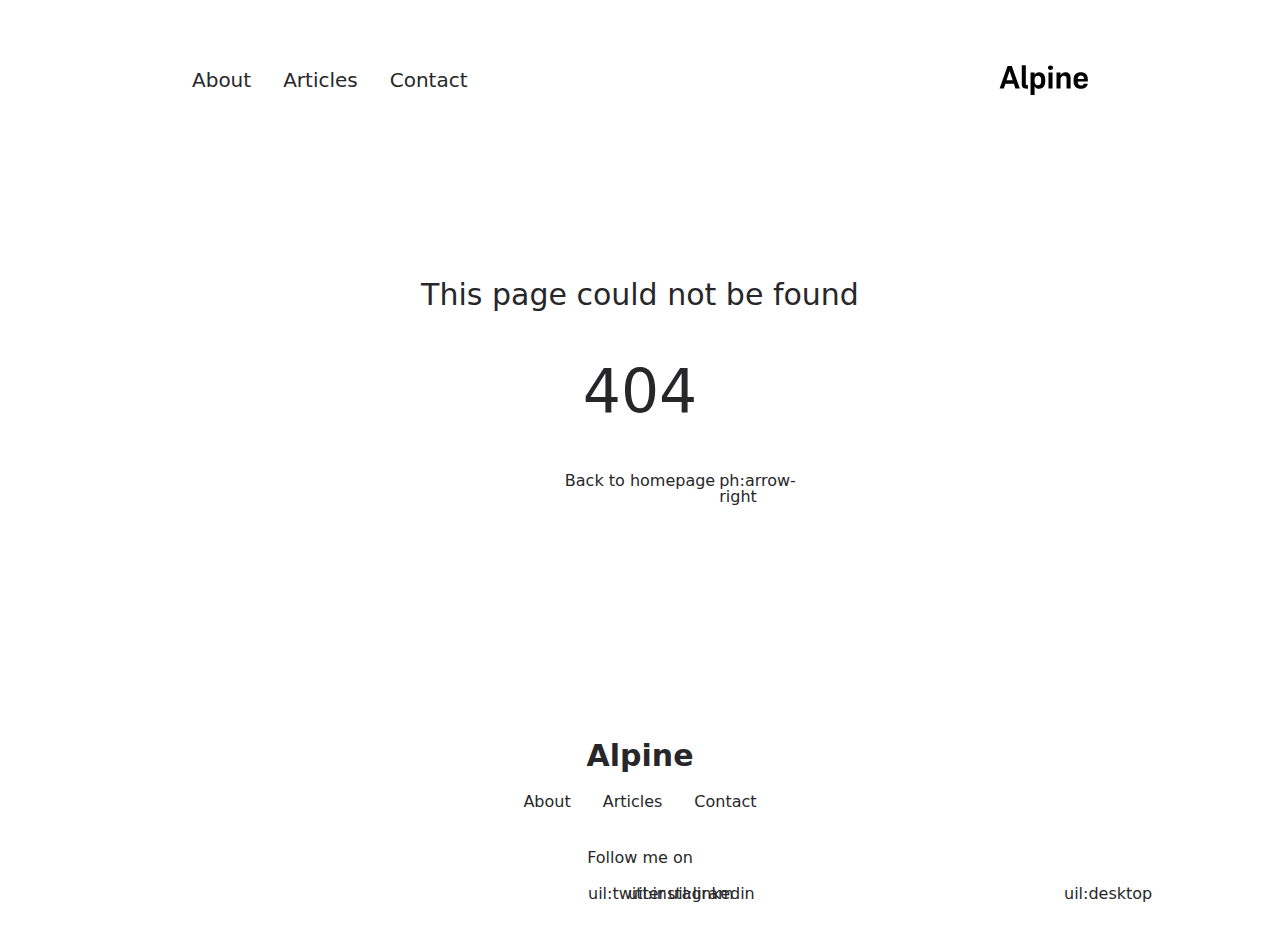
<file: 200.html>
<!DOCTYPE html>
<html  lang="en">
<head><meta charset="utf-8">
<meta name="viewport" content="width=device-width, initial-scale=1">
<link rel="stylesheet" href="/_nuxt/entry.4f0972c0.css">
<link rel="modulepreload" as="script" crossorigin href="/_nuxt/entry.bf9ca460.js">
<link rel="prefetch" as="style" href="/_nuxt/article.d0937bac.css">
<link rel="prefetch" as="style" href="/_nuxt/ProseA.f70b28a1.css">
<link rel="prefetch" as="script" crossorigin href="/_nuxt/article.0509e26b.js">
<link rel="prefetch" as="script" crossorigin href="/_nuxt/ProseA.a5638a42.js">
<link rel="prefetch" as="script" crossorigin href="/_nuxt/date.824a539b.js">
<link rel="prefetch" as="script" crossorigin href="/_nuxt/default.ddda1bc0.js">
<link rel="prefetch" as="script" crossorigin href="/_nuxt/page.a7907594.js">
<link rel="prefetch" as="script" crossorigin href="/_nuxt/client-db.38203109.js">
<link rel="prefetch" as="script" crossorigin href="/_nuxt/debug.60222e84.js">
<link rel="prefetch" as="style" href="/_nuxt/useStudio.d8705cff.css">
<link rel="prefetch" as="script" crossorigin href="/_nuxt/useStudio.a66fb98a.js">
<link rel="prefetch" as="style" href="/_nuxt/error-404.7910d5ca.css">
<link rel="prefetch" as="script" crossorigin href="/_nuxt/error-404.c253d8d5.js">
<link rel="prefetch" as="style" href="/_nuxt/error-500.1db01289.css">
<link rel="prefetch" as="script" crossorigin href="/_nuxt/error-500.dfff0b41.js">
<script type="module" src="/_nuxt/entry.bf9ca460.js" crossorigin></script><style id="pinceau-runtime-hydratable">undefined</style><style id="pinceau-theme">@media { :root {--pinceau-mq: initial; --alpine-readableLine: 68ch;--alpine-backdrop-backgroundColor: #f4f4f5b3;--prose-code-inline-padding: 0.2rem 0.375rem 0.2rem 0.375rem;--prose-code-block-backdropFilter: contrast(1);--prose-code-block-border-style: solid;--prose-code-block-border-width: 1px;--prose-tbody-tr-borderBottom-style: dashed;--prose-tbody-tr-borderBottom-width: 1px;--prose-th-textAlign: inherit;--prose-thead-borderBottom-style: solid;--prose-thead-borderBottom-width: 1px;--prose-thead-border-style: solid;--prose-thead-border-width: 0px;--prose-table-textAlign: start;--prose-hr-width: 1px;--prose-hr-style: solid;--prose-li-listStylePosition: outside;--prose-ol-li-markerColor: currentColor;--prose-ol-paddingInlineStart: 21px;--prose-ol-listStyleType: decimal;--prose-ul-li-markerColor: currentColor;--prose-ul-paddingInlineStart: 21px;--prose-ul-listStyleType: disc;--prose-blockquote-border-style: solid;--prose-blockquote-border-width: 4px;--prose-blockquote-quotes: '201C' '201D' '2018' '2019';--prose-blockquote-paddingInlineStart: 24px;--prose-a-code-color-hover: currentColor;--prose-a-code-color-static: currentColor;--prose-a-hasCode-borderBottom: none;--prose-a-border-distance: 2px;--prose-a-border-color-hover: currentColor;--prose-a-border-color-static: currentColor;--prose-a-border-style-hover: solid;--prose-a-border-style-static: dashed;--prose-a-border-width: 1px;--prose-a-color-static: inherit;--prose-a-textDecoration: none;--prose-h6-margin: 3rem 0 2rem;--prose-h5-margin: 3rem 0 2rem;--prose-h4-margin: 3rem 0 2rem;--prose-h3-margin: 3rem 0 2rem;--prose-h2-margin: 3rem 0 2rem;--prose-h1-margin: 0 0 2rem;--prose-p-fontSize: 18px;--typography-lead-loose: 2;--typography-lead-relaxed: 1.625;--typography-lead-normal: 1.5;--typography-lead-snug: 1.375;--typography-lead-tight: 1.25;--typography-lead-none: 1;--typography-lead-10: 2.5rem;--typography-lead-9: 2.25rem;--typography-lead-8: 2rem;--typography-lead-7: 1.75rem;--typography-lead-6: 1.5rem;--typography-lead-5: 1.25rem;--typography-lead-4: 1rem;--typography-lead-3: .75rem;--typography-lead-2: .5rem;--typography-lead-1: .025rem;--typography-fontWeight-black: 900;--typography-fontWeight-extrabold: 800;--typography-fontWeight-bold: 700;--typography-fontWeight-semibold: 600;--typography-fontWeight-medium: 500;--typography-fontWeight-normal: 400;--typography-fontWeight-light: 300;--typography-fontWeight-extralight: 200;--typography-fontWeight-thin: 100;--typography-fontSize-9xl: 128px;--typography-fontSize-8xl: 96px;--typography-fontSize-7xl: 72px;--typography-fontSize-6xl: 60px;--typography-fontSize-5xl: 48px;--typography-fontSize-4xl: 36px;--typography-fontSize-3xl: 30px;--typography-fontSize-2xl: 24px;--typography-fontSize-xl: 20px;--typography-fontSize-lg: 18px;--typography-fontSize-base: 16px;--typography-fontSize-sm: 14px;--typography-fontSize-xs: 12px;--typography-letterSpacing-wide: 0.025em;--typography-letterSpacing-tight: -0.025em;--typography-verticalMargin-base: 24px;--typography-verticalMargin-sm: 16px;--elements-border-secondary-hover: [object Object];--elements-backdrop-background: #fffc;--elements-backdrop-filter: saturate(200%) blur(20px);--elements-container-maxWidth: 64rem;--lead-loose: 2;--lead-relaxed: 1.625;--lead-normal: 1.5;--lead-snug: 1.375;--lead-tight: 1.25;--lead-none: 1;--lead-10: 2.5rem;--lead-9: 2.25rem;--lead-8: 2rem;--lead-7: 1.75rem;--lead-6: 1.5rem;--lead-5: 1.25rem;--lead-4: 1rem;--lead-3: .75rem;--lead-2: .5rem;--lead-1: .025rem;--letterSpacing-widest: 0.1em;--letterSpacing-wider: 0.05em;--letterSpacing-wide: 0.025em;--letterSpacing-normal: 0em;--letterSpacing-tight: -0.025em;--letterSpacing-tighter: -0.05em;--fontSize-9xl: 8rem;--fontSize-8xl: 6rem;--fontSize-7xl: 4.5rem;--fontSize-6xl: 3.75rem;--fontSize-5xl: 3rem;--fontSize-4xl: 2.25rem;--fontSize-3xl: 1.875rem;--fontSize-2xl: 1.5rem;--fontSize-xl: 1.25rem;--fontSize-lg: 1.125rem;--fontSize-base: 1rem;--fontSize-sm: 0.875rem;--fontSize-xs: 0.75rem;--fontWeight-black: 900;--fontWeight-extrabold: 800;--fontWeight-bold: 700;--fontWeight-semibold: 600;--fontWeight-medium: 500;--fontWeight-normal: 400;--fontWeight-light: 300;--fontWeight-extralight: 200;--fontWeight-thin: 100;--font-mono: ui-monospace, SFMono-Regular, Menlo, Monaco, Consolas, Liberation Mono, Courier New, monospace;--font-serif: ui-serif, Georgia, Cambria, Times New Roman, Times, serif;--font-sans: ui-sans-serif, system-ui, -apple-system, BlinkMacSystemFont, Segoe UI, Roboto, Helvetica Neue, Arial, Noto Sans, sans-serif, Apple Color Emoji, Segoe UI Emoji, Segoe UI Symbol, Noto Color Emoji;--opacity-total: 1;--opacity-high: 0.8;--opacity-medium: 0.5;--opacity-soft: 0.3;--opacity-light: 0.15;--opacity-bright: 0.1;--opacity-noOpacity: 0;--borderWidth-lg: 3px;--borderWidth-md: 2px;--borderWidth-sm: 1px;--borderWidth-noBorder: 0;--space-rem-875: 0.875rem;--space-rem-625: 0.625rem;--space-rem-375: 0.375rem;--space-rem-125: 0.125rem;--space-px: 1px;--space-128: 32rem;--space-96: 24rem;--space-80: 20rem;--space-72: 18rem;--space-64: 16rem;--space-60: 15rem;--space-56: 14rem;--space-52: 13rem;--space-48: 12rem;--space-44: 11rem;--space-40: 10rem;--space-36: 9rem;--space-32: 8rem;--space-28: 7rem;--space-24: 6rem;--space-20: 5rem;--space-16: 4rem;--space-14: 3.5rem;--space-12: 3rem;--space-11: 2.75rem;--space-10: 2.5rem;--space-9: 2.25rem;--space-8: 2rem;--space-7: 1.75rem;--space-6: 1.5rem;--space-5: 1.25rem;--space-4: 1rem;--space-3: 0.75rem;--space-2: 0.5rem;--space-1: 0.25rem;--space-0: 0px;--size-full: 100%;--size-7xl: 80rem;--size-6xl: 72rem;--size-5xl: 64rem;--size-4xl: 56rem;--size-3xl: 48rem;--size-2xl: 42rem;--size-xl: 36rem;--size-lg: 32rem;--size-md: 28rem;--size-sm: 24rem;--size-xs: 20rem;--size-200: 200px;--size-104: 104px;--size-80: 80px;--size-64: 64px;--size-56: 56px;--size-48: 48px;--size-40: 40px;--size-32: 32px;--size-24: 24px;--size-20: 20px;--size-16: 16px;--size-12: 12px;--size-8: 8px;--size-6: 6px;--size-4: 4px;--size-2: 2px;--size-0: 0px;--radii-full: 9999px;--radii-3xl: 1.75rem;--radii-2xl: 1.5rem;--radii-xl: 1rem;--radii-lg: 0.75rem;--radii-md: 0.5rem;--radii-sm: 0.375rem;--radii-xs: 0.25rem;--radii-2xs: 0.125rem;--radii-none: 0px;--shadow-none: 0px 0px 0px 0px transparent;--shadow-lg: 0px 10px 15px -3px #000000, 0px 4px 6px -4px #000000;--shadow-md: 0px 4px 6px -1px #000000, 0px 2px 4px -2px #000000;--shadow-sm: 0px 1px 3px 0px #000000, 0px 1px 2px -1px #000000;--shadow-xs: 0px 1px 2px 0px #000000;--height-screen: 100vh;--width-screen: 100vw;--color-primary-900: #002e38;--color-primary-800: #005c70;--color-primary-700: #008aa9;--color-primary-600: #00b9e1;--color-primary-500: #1ad6ff;--color-primary-400: #40ddff;--color-primary-300: #66e4ff;--color-primary-200: #8deaff;--color-primary-100: #b3f1ff;--color-primary-50: #d9f8ff;--color-ruby-900: #380011;--color-ruby-800: #700021;--color-ruby-700: #a90032;--color-ruby-600: #e10043;--color-ruby-500: #ff1a5e;--color-ruby-400: #ff4079;--color-ruby-300: #ff6694;--color-ruby-200: #ff8dae;--color-ruby-100: #ffb3c9;--color-ruby-50: #ffd9e4;--color-pink-900: #380025;--color-pink-800: #70004b;--color-pink-700: #a90070;--color-pink-600: #e10095;--color-pink-500: #ff1ab2;--color-pink-400: #ff40bf;--color-pink-300: #ff66cc;--color-pink-200: #ff8dd8;--color-pink-100: #ffb3e5;--color-pink-50: #ffd9f2;--color-purple-900: #190038;--color-purple-800: #330070;--color-purple-700: #4c00a9;--color-purple-600: #6500e1;--color-purple-500: #811aff;--color-purple-400: #9640ff;--color-purple-300: #ab66ff;--color-purple-200: #c08dff;--color-purple-100: #d5b3ff;--color-purple-50: #ead9ff;--color-royalblue-900: #0b0531;--color-royalblue-800: #160a62;--color-royalblue-700: #211093;--color-royalblue-600: #2c15c4;--color-royalblue-500: #4127e8;--color-royalblue-400: #614bec;--color-royalblue-300: #806ff0;--color-royalblue-200: #a093f3;--color-royalblue-100: #c0b7f7;--color-royalblue-50: #dfdbfb;--color-indigoblue-900: #001238;--color-indigoblue-800: #002370;--color-indigoblue-700: #0035a9;--color-indigoblue-600: #0047e1;--color-indigoblue-500: #1a62ff;--color-indigoblue-400: #407cff;--color-indigoblue-300: #6696ff;--color-indigoblue-200: #8db0ff;--color-indigoblue-100: #b3cbff;--color-indigoblue-50: #d9e5ff;--color-blue-900: #002438;--color-blue-800: #004870;--color-blue-700: #006ca9;--color-blue-600: #0090e1;--color-blue-500: #1aadff;--color-blue-400: #40bbff;--color-blue-300: #66c8ff;--color-blue-200: #8dd6ff;--color-blue-100: #b3e4ff;--color-blue-50: #d9f1ff;--color-lightblue-900: #002e38;--color-lightblue-800: #005c70;--color-lightblue-700: #008aa9;--color-lightblue-600: #00b9e1;--color-lightblue-500: #1ad6ff;--color-lightblue-400: #40ddff;--color-lightblue-300: #66e4ff;--color-lightblue-200: #8deaff;--color-lightblue-100: #b3f1ff;--color-lightblue-50: #d9f8ff;--color-teal-900: #062a28;--color-teal-800: #0b544f;--color-teal-700: #117d77;--color-teal-600: #16a79e;--color-teal-500: #1cd1c6;--color-teal-400: #36e4da;--color-teal-300: #5fe9e1;--color-teal-200: #87efe9;--color-teal-100: #aff4f0;--color-teal-50: #d7faf8;--color-pear-900: #2a2b09;--color-pear-800: #545512;--color-pear-700: #7e801b;--color-pear-600: #a8aa24;--color-pear-500: #d0d32f;--color-pear-400: #d8da52;--color-pear-300: #e0e274;--color-pear-200: #e8e997;--color-pear-100: #eff0ba;--color-pear-50: #f7f8dc;--color-red-900: #380300;--color-red-800: #700700;--color-red-700: #a90a00;--color-red-600: #e10e00;--color-red-500: #ff281a;--color-red-400: #ff4c40;--color-red-300: #ff7066;--color-red-200: #ff948d;--color-red-100: #ffb7b3;--color-red-50: #ffdbd9;--color-orange-900: #381800;--color-orange-800: #702f00;--color-orange-700: #a94700;--color-orange-600: #e15e00;--color-orange-500: #ff7a1a;--color-orange-400: #ff9040;--color-orange-300: #ffa666;--color-orange-200: #ffbd8d;--color-orange-100: #ffd3b3;--color-orange-50: #ffe9d9;--color-yellow-900: #362b03;--color-yellow-800: #6d5605;--color-yellow-700: #a38108;--color-yellow-600: #daac0a;--color-yellow-500: #f5c828;--color-yellow-400: #f7d14c;--color-yellow-300: #f8da70;--color-yellow-200: #fae393;--color-yellow-100: #fcedb7;--color-yellow-50: #fdf6db;--color-green-900: #003f25;--color-green-800: #005e38;--color-green-700: #007e4a;--color-green-600: #009d5d;--color-green-500: #00bd6f;--color-green-400: #00dc82;--color-green-300: #30ffaa;--color-green-200: #83ffcc;--color-green-100: #acffdd;--color-green-50: #d6ffee;--color-gray-900: #18181B;--color-gray-800: #27272A;--color-gray-700: #3f3f46;--color-gray-600: #52525B;--color-gray-500: #71717A;--color-gray-400: #a1a1aa;--color-gray-300: #D4d4d8;--color-gray-200: #e4e4e7;--color-gray-100: #f4f4f5;--color-gray-50: #fafafa;--color-black: #0c0c0d;--color-white: #FFFFFF;--media-portrait: only screen and (orientation: portrait);--media-landscape: only screen and (orientation: landscape);--media-rm: (prefers-reduced-motion: reduce);--media-2xl: (min-width: 1536px);--media-xl: (min-width: 1280px);--media-lg: (min-width: 1024px);--media-md: (min-width: 768px);--media-sm: (min-width: 640px);--media-xs: (min-width: 475px);--alpine-body-color: var(--color-gray-800);--alpine-body-backgroundColor: var(--color-white);--prose-code-inline-fontWeight: var(--typography-fontWeight-normal);--prose-code-inline-fontSize: var(--typography-fontSize-sm);--prose-code-inline-borderRadius: var(--radii-xs);--prose-code-block-pre-padding: var(--typography-verticalMargin-sm);--prose-code-block-margin: var(--typography-verticalMargin-base) 0;--prose-code-block-fontSize: var(--typography-fontSize-sm);--prose-tbody-code-inline-fontSize: var(--typography-fontSize-sm);--prose-tbody-td-padding: var(--typography-verticalMargin-sm);--prose-th-fontWeight: var(--typography-fontWeight-semibold);--prose-th-padding: 0 var(--typography-verticalMargin-sm) var(--typography-verticalMargin-sm) var(--typography-verticalMargin-sm);--prose-table-lineHeight: var(--typography-lead-6);--prose-table-fontSize: var(--typography-fontSize-sm);--prose-table-margin: var(--typography-verticalMargin-base) 0;--prose-hr-margin: var(--typography-verticalMargin-base) 0;--prose-li-margin: var(--typography-verticalMargin-sm) 0;--prose-ol-margin: var(--typography-verticalMargin-base) 0;--prose-ul-margin: var(--typography-verticalMargin-base) 0;--prose-blockquote-margin: var(--typography-verticalMargin-base) 0;--prose-a-code-border-style: var(--prose-a-border-style-static);--prose-a-code-border-width: var(--prose-a-border-width);--prose-a-fontWeight: var(--typography-fontWeight-medium);--prose-img-margin: var(--typography-verticalMargin-base) 0;--prose-strong-fontWeight: var(--typography-fontWeight-semibold);--prose-h6-iconSize: var(--typography-fontSize-base);--prose-h6-fontWeight: var(--typography-fontWeight-semibold);--prose-h6-lineHeight: var(--typography-lead-normal);--prose-h6-fontSize: var(--typography-fontSize-lg);--prose-h5-iconSize: var(--typography-fontSize-lg);--prose-h5-fontWeight: var(--typography-fontWeight-semibold);--prose-h5-lineHeight: var(--typography-lead-snug);--prose-h5-fontSize: var(--typography-fontSize-xl);--prose-h4-iconSize: var(--typography-fontSize-lg);--prose-h4-letterSpacing: var(--typography-letterSpacing-tight);--prose-h4-fontWeight: var(--typography-fontWeight-semibold);--prose-h4-lineHeight: var(--typography-lead-snug);--prose-h4-fontSize: var(--typography-fontSize-2xl);--prose-h3-iconSize: var(--typography-fontSize-xl);--prose-h3-letterSpacing: var(--typography-letterSpacing-tight);--prose-h3-fontWeight: var(--typography-fontWeight-semibold);--prose-h3-lineHeight: var(--typography-lead-snug);--prose-h3-fontSize: var(--typography-fontSize-3xl);--prose-h2-iconSize: var(--typography-fontSize-2xl);--prose-h2-letterSpacing: var(--typography-letterSpacing-tight);--prose-h2-fontWeight: var(--typography-fontWeight-semibold);--prose-h2-lineHeight: var(--typography-lead-tight);--prose-h2-fontSize: var(--typography-fontSize-4xl);--prose-h1-iconSize: var(--typography-fontSize-3xl);--prose-h1-letterSpacing: var(--typography-letterSpacing-tight);--prose-h1-fontWeight: var(--typography-fontWeight-bold);--prose-h1-lineHeight: var(--typography-lead-tight);--prose-h1-fontSize: var(--typography-fontSize-5xl);--prose-p-br-margin: var(--typography-verticalMargin-base) 0 0 0;--prose-p-margin: var(--typography-verticalMargin-base) 0;--prose-p-lineHeight: var(--typography-lead-normal);--typography-color-primary-900: var(--color-primary-900);--typography-color-primary-800: var(--color-primary-800);--typography-color-primary-700: var(--color-primary-700);--typography-color-primary-600: var(--color-primary-600);--typography-color-primary-500: var(--color-primary-500);--typography-color-primary-400: var(--color-primary-400);--typography-color-primary-300: var(--color-primary-300);--typography-color-primary-200: var(--color-primary-200);--typography-color-primary-100: var(--color-primary-100);--typography-color-primary-50: var(--color-primary-50);--typography-font-code: var(--font-mono);--typography-font-body: var(--font-sans);--typography-font-display: var(--font-sans);--typography-body-backgroundColor: var(--color-white);--typography-body-color: var(--color-black);--elements-state-danger-borderColor-secondary: var(--color-red-200);--elements-state-danger-borderColor-primary: var(--color-red-100);--elements-state-danger-backgroundColor-secondary: var(--color-red-100);--elements-state-danger-backgroundColor-primary: var(--color-red-50);--elements-state-danger-color-secondary: var(--color-red-600);--elements-state-danger-color-primary: var(--color-red-500);--elements-state-warning-borderColor-secondary: var(--color-yellow-200);--elements-state-warning-borderColor-primary: var(--color-yellow-100);--elements-state-warning-backgroundColor-secondary: var(--color-yellow-100);--elements-state-warning-backgroundColor-primary: var(--color-yellow-50);--elements-state-warning-color-secondary: var(--color-yellow-700);--elements-state-warning-color-primary: var(--color-yellow-600);--elements-state-success-borderColor-secondary: var(--color-green-200);--elements-state-success-borderColor-primary: var(--color-green-100);--elements-state-success-backgroundColor-secondary: var(--color-green-100);--elements-state-success-backgroundColor-primary: var(--color-green-50);--elements-state-success-color-secondary: var(--color-green-600);--elements-state-success-color-primary: var(--color-green-500);--elements-state-info-borderColor-secondary: var(--color-blue-200);--elements-state-info-borderColor-primary: var(--color-blue-100);--elements-state-info-backgroundColor-secondary: var(--color-blue-100);--elements-state-info-backgroundColor-primary: var(--color-blue-50);--elements-state-info-color-secondary: var(--color-blue-600);--elements-state-info-color-primary: var(--color-blue-500);--elements-state-primary-borderColor-secondary: var(--color-primary-200);--elements-state-primary-borderColor-primary: var(--color-primary-100);--elements-state-primary-backgroundColor-secondary: var(--color-primary-100);--elements-state-primary-backgroundColor-primary: var(--color-primary-50);--elements-state-primary-color-secondary: var(--color-primary-700);--elements-state-primary-color-primary: var(--color-primary-600);--elements-surface-secondary-backgroundColor: var(--color-gray-200);--elements-surface-primary-backgroundColor: var(--color-gray-100);--elements-surface-background-base: var(--color-gray-100);--elements-border-secondary-static: var(--color-gray-200);--elements-border-primary-hover: var(--color-gray-200);--elements-border-primary-static: var(--color-gray-100);--elements-container-padding-md: var(--space-16);--elements-container-padding-sm: var(--space-12);--elements-container-padding-xs: var(--space-8);--elements-container-padding-mobile: var(--space-6);--elements-text-secondary-color-hover: var(--color-gray-700);--elements-text-secondary-color-static: var(--color-gray-500);--elements-text-primary-color-static: var(--color-gray-900);--text-6xl-lineHeight: var(--lead-none);--text-6xl-fontSize: var(--fontSize-6xl);--text-5xl-lineHeight: var(--lead-none);--text-5xl-fontSize: var(--fontSize-5xl);--text-4xl-lineHeight: var(--lead-10);--text-4xl-fontSize: var(--fontSize-4xl);--text-3xl-lineHeight: var(--lead-9);--text-3xl-fontSize: var(--fontSize-3xl);--text-2xl-lineHeight: var(--lead-8);--text-2xl-fontSize: var(--fontSize-2xl);--text-xl-lineHeight: var(--lead-7);--text-xl-fontSize: var(--fontSize-xl);--text-lg-lineHeight: var(--lead-7);--text-lg-fontSize: var(--fontSize-lg);--text-base-lineHeight: var(--lead-6);--text-base-fontSize: var(--fontSize-base);--text-sm-lineHeight: var(--lead-5);--text-sm-fontSize: var(--fontSize-sm);--text-xs-lineHeight: var(--lead-4);--text-xs-fontSize: var(--fontSize-xs);--shadow-2xl: 0px 25px 50px -12px var(--color-gray-900);--shadow-xl: 0px 20px 25px -5px var(--color-gray-400), 0px 8px 10px -6px #000000;--color-secondary-900: var(--color-gray-900);--color-secondary-800: var(--color-gray-800);--color-secondary-700: var(--color-gray-700);--color-secondary-600: var(--color-gray-600);--color-secondary-500: var(--color-gray-500);--color-secondary-400: var(--color-gray-400);--color-secondary-300: var(--color-gray-300);--color-secondary-200: var(--color-gray-200);--color-secondary-100: var(--color-gray-100);--color-secondary-50: var(--color-gray-50);--prose-a-code-background-hover: var(--typography-color-primary-50);--prose-a-code-border-color-hover: var(--typography-color-primary-500);--prose-a-color-hover: var(--typography-color-primary-500);--typography-color-secondary-900: var(--color-secondary-900);--typography-color-secondary-800: var(--color-secondary-800);--typography-color-secondary-700: var(--color-secondary-700);--typography-color-secondary-600: var(--color-secondary-600);--typography-color-secondary-500: var(--color-secondary-500);--typography-color-secondary-400: var(--color-secondary-400);--typography-color-secondary-300: var(--color-secondary-300);--typography-color-secondary-200: var(--color-secondary-200);--typography-color-secondary-100: var(--color-secondary-100);--typography-color-secondary-50: var(--color-secondary-50);--prose-code-inline-backgroundColor: var(--typography-color-secondary-100);--prose-code-inline-color: var(--typography-color-secondary-700);--prose-code-block-backgroundColor: var(--typography-color-secondary-100);--prose-code-block-color: var(--typography-color-secondary-700);--prose-code-block-border-color: var(--typography-color-secondary-200);--prose-tbody-tr-borderBottom-color: var(--typography-color-secondary-200);--prose-th-color: var(--typography-color-secondary-600);--prose-thead-borderBottom-color: var(--typography-color-secondary-200);--prose-thead-border-color: var(--typography-color-secondary-300);--prose-hr-color: var(--typography-color-secondary-200);--prose-blockquote-border-color: var(--typography-color-secondary-200);--prose-blockquote-color: var(--typography-color-secondary-500);--prose-a-code-border-color-static: var(--typography-color-secondary-400); } }@media { :root.dark {--pinceau-mq: dark; --alpine-backdrop-backgroundColor: #18181bb3;--prose-code-block-backdropFilter: contrast(1);--prose-ol-li-markerColor: currentColor;--prose-ul-li-markerColor: currentColor;--prose-a-code-color-hover: currentColor;--prose-a-code-color-static: currentColor;--prose-a-border-color-hover: currentColor;--prose-a-border-color-static: currentColor;--prose-a-color-static: inherit;--elements-backdrop-background: #0c0d0ccc;--alpine-body-color: var(--color-gray-200);--alpine-body-backgroundColor: var(--color-black);--typography-body-backgroundColor: var(--color-black);--typography-body-color: var(--color-white);--elements-state-danger-borderColor-secondary: var(--color-red-700);--elements-state-danger-borderColor-primary: var(--color-red-800);--elements-state-danger-backgroundColor-secondary: var(--color-red-800);--elements-state-danger-backgroundColor-primary: var(--color-red-900);--elements-state-danger-color-secondary: var(--color-red-200);--elements-state-danger-color-primary: var(--color-red-300);--elements-state-warning-borderColor-secondary: var(--color-yellow-700);--elements-state-warning-borderColor-primary: var(--color-yellow-800);--elements-state-warning-backgroundColor-secondary: var(--color-yellow-800);--elements-state-warning-backgroundColor-primary: var(--color-yellow-900);--elements-state-warning-color-secondary: var(--color-yellow-200);--elements-state-warning-color-primary: var(--color-yellow-400);--elements-state-success-borderColor-secondary: var(--color-green-700);--elements-state-success-borderColor-primary: var(--color-green-800);--elements-state-success-backgroundColor-secondary: var(--color-green-800);--elements-state-success-backgroundColor-primary: var(--color-green-900);--elements-state-success-color-secondary: var(--color-green-200);--elements-state-success-color-primary: var(--color-green-400);--elements-state-info-borderColor-secondary: var(--color-blue-700);--elements-state-info-borderColor-primary: var(--color-blue-800);--elements-state-info-backgroundColor-secondary: var(--color-blue-800);--elements-state-info-backgroundColor-primary: var(--color-blue-900);--elements-state-info-color-secondary: var(--color-blue-200);--elements-state-info-color-primary: var(--color-blue-400);--elements-state-primary-borderColor-secondary: var(--color-primary-700);--elements-state-primary-borderColor-primary: var(--color-primary-800);--elements-state-primary-backgroundColor-secondary: var(--color-primary-800);--elements-state-primary-backgroundColor-primary: var(--color-primary-900);--elements-state-primary-color-secondary: var(--color-primary-200);--elements-state-primary-color-primary: var(--color-primary-400);--elements-surface-secondary-backgroundColor: var(--color-gray-800);--elements-surface-primary-backgroundColor: var(--color-gray-900);--elements-surface-background-base: var(--color-gray-900);--elements-border-secondary-static: var(--color-gray-800);--elements-border-primary-hover: var(--color-gray-800);--elements-border-primary-static: var(--color-gray-900);--elements-text-secondary-color-hover: var(--color-gray-200);--elements-text-secondary-color-static: var(--color-gray-400);--elements-text-primary-color-static: var(--color-gray-50);--prose-a-code-background-hover: var(--typography-color-primary-900);--prose-a-code-border-color-hover: var(--typography-color-primary-600);--prose-a-color-hover: var(--typography-color-primary-400);--prose-code-inline-backgroundColor: var(--typography-color-secondary-800);--prose-code-inline-color: var(--typography-color-secondary-200);--prose-code-block-backgroundColor: var(--typography-color-secondary-900);--prose-code-block-color: var(--typography-color-secondary-200);--prose-code-block-border-color: var(--typography-color-secondary-800);--prose-tbody-tr-borderBottom-color: var(--typography-color-secondary-800);--prose-th-color: var(--typography-color-secondary-400);--prose-thead-borderBottom-color: var(--typography-color-secondary-800);--prose-thead-border-color: var(--typography-color-secondary-600);--prose-hr-color: var(--typography-color-secondary-800);--prose-blockquote-border-color: var(--typography-color-secondary-700);--prose-blockquote-color: var(--typography-color-secondary-400);--prose-a-code-border-color-static: var(--typography-color-secondary-600); } }</style><script>"use strict";(()=>{const a=window,e=document.documentElement,m=["dark","light"],c=window&&window.localStorage&&window.localStorage.getItem&&window.localStorage.getItem("nuxt-color-mode")||"system";let n=c==="system"?d():c;const l=e.getAttribute("data-color-mode-forced");l&&(n=l),i(n),a["__NUXT_COLOR_MODE__"]={preference:c,value:n,getColorScheme:d,addColorScheme:i,removeColorScheme:f};function i(o){const t=""+o+"",s="";e.classList?e.classList.add(t):e.className+=" "+t,s&&e.setAttribute("data-"+s,o)}function f(o){const t=""+o+"",s="";e.classList?e.classList.remove(t):e.className=e.className.replace(new RegExp(t,"g"),""),s&&e.removeAttribute("data-"+s)}function r(o){return a.matchMedia("(prefers-color-scheme"+o+")")}function d(){if(a.matchMedia&&r("").media!=="not all"){for(const o of m)if(r(":"+o).matches)return o}return"light"}})();
</script></head>
<body ><div id="__nuxt"></div><script type="application/json" id="__NUXT_DATA__" data-ssr="false">[{"_errors":1,"serverRendered":2,"data":3,"state":4},{},false,{},{}]</script>
<script>window.__NUXT__={};window.__NUXT__.config={public:{FORMSPREE_URL:"",plausible:{hashMode:false,trackLocalhost:false,domain:"",apiHost:"https://plausible.io",autoPageviews:true,autoOutboundTracking:false},studio:{apiURL:"https://api.nuxt.studio"},mdc:{components:{prose:true,map:{p:"prose-p",a:"prose-a",blockquote:"prose-blockquote","code-inline":"prose-code-inline",code:"ProseCodeInline",em:"prose-em",h1:"prose-h1",h2:"prose-h2",h3:"prose-h3",h4:"prose-h4",h5:"prose-h5",h6:"prose-h6",hr:"prose-hr",img:"prose-img",ul:"prose-ul",ol:"prose-ol",li:"prose-li",strong:"prose-strong",table:"prose-table",thead:"prose-thead",tbody:"prose-tbody",td:"prose-td",th:"prose-th",tr:"prose-tr"}},headings:{anchorLinks:{h1:false,h2:true,h3:true,h4:true,h5:false,h6:false}}},content:{locales:[],defaultLocale:"",integrity:1700798289107,experimental:{stripQueryParameters:false,advanceQuery:false,clientDB:false},respectPathCase:false,api:{baseURL:"/api/_content"},navigation:{fields:["navTitle","layout"]},tags:{p:"prose-p",a:"prose-a",blockquote:"prose-blockquote","code-inline":"prose-code-inline",code:"ProseCodeInline",em:"prose-em",h1:"prose-h1",h2:"prose-h2",h3:"prose-h3",h4:"prose-h4",h5:"prose-h5",h6:"prose-h6",hr:"prose-hr",img:"prose-img",ul:"prose-ul",ol:"prose-ol",li:"prose-li",strong:"prose-strong",table:"prose-table",thead:"prose-thead",tbody:"prose-tbody",td:"prose-td",th:"prose-th",tr:"prose-tr"},highlight:{theme:{default:"github-light",dark:"github-dark"},preload:["json","js","ts","html","css","vue","diff","shell","markdown","yaml","bash","ini","c","cpp"]},wsUrl:"",documentDriven:{page:true,navigation:true,surround:true,globals:{},layoutFallbacks:["theme"],injectPage:true},host:"",trailingSlash:false,search:"",contentHead:true,anchorLinks:{depth:4,exclude:[1]}}},app:{baseURL:"/",buildAssetsDir:"/_nuxt/",cdnURL:""}}</script></body>
</html>
</file>
<file: _nuxt/entry.4f0972c0.css>
body{background-color:var(--alpine-body-backgroundColor);color:var(--alpine-body-color)}.light-img{display:block}.dark-img{display:none}@media (prefers-color-scheme:dark){html:not(.light) .dark-img{display:block}html:not(.light) .light-img{display:none}}html.dark .dark-img{display:block}html.dark .light-img{display:none}html{-webkit-font-smoothing:antialiased;-moz-osx-font-smoothing:grayscale}.sr-only{clip:rect(0,0,0,0)!important;border:0!important;height:1px!important;margin:-1px!important;overflow:hidden!important;padding:0!important;position:absolute!important;white-space:nowrap!important;width:1px!important}*,:after,:before{border:0 solid #e5e7eb;box-sizing:border-box}html{-webkit-text-size-adjust:100%;font-family:ui-sans-serif,system-ui,-apple-system,BlinkMacSystemFont,Segoe UI,Roboto,Helvetica Neue,Arial,Noto Sans,sans-serif,Apple Color Emoji,Segoe UI Emoji,Segoe UI Symbol,Noto Color Emoji;line-height:1.5;-moz-tab-size:4;-o-tab-size:4;tab-size:4}body{line-height:inherit;margin:0}hr{border-top-width:1px;color:inherit;height:0}abbr:where([title]){-webkit-text-decoration:underline dotted;text-decoration:underline dotted}h1,h2,h3,h4,h5,h6{font-size:inherit;font-weight:inherit}a{color:inherit;text-decoration:inherit}b,strong{font-weight:bolder}code,kbd,pre,samp{font-family:ui-monospace,SFMono-Regular,Menlo,Monaco,Consolas,Liberation Mono,Courier New,monospace;font-size:1em}small{font-size:80%}sub,sup{font-size:75%;line-height:0;position:relative;vertical-align:baseline}sub{bottom:-.25em}sup{top:-.5em}table{border-collapse:collapse;border-color:inherit;text-indent:0}button,input,optgroup,select,textarea{color:inherit;font-family:inherit;font-size:100%;font-weight:inherit;line-height:inherit;margin:0;padding:0}button,select{text-transform:none}[type=button],[type=reset],[type=submit],button{-webkit-appearance:button;background-color:transparent;background-image:none}:-moz-focusring{outline:auto}:-moz-ui-invalid{box-shadow:none}progress{vertical-align:baseline}::-webkit-inner-spin-button,::-webkit-outer-spin-button{height:auto}[type=search]{-webkit-appearance:textfield;outline-offset:-2px}::-webkit-search-decoration{-webkit-appearance:none}::-webkit-file-upload-button{-webkit-appearance:button;font:inherit}summary{display:list-item}blockquote,dd,dl,figure,h1,h2,h3,h4,h5,h6,hr,p,pre{margin:0}fieldset{margin:0}fieldset,legend{padding:0}menu,ol,ul{list-style:none;margin:0;padding:0}textarea{resize:vertical}input::-moz-placeholder,textarea::-moz-placeholder{color:#9ca3af;opacity:1}input::placeholder,textarea::placeholder{color:#9ca3af;opacity:1}[role=button],button{cursor:pointer}:disabled{cursor:default}audio,canvas,embed,iframe,img,object,svg,video{display:block;vertical-align:middle}img,video{height:auto;max-width:100%}[hidden]{display:none}.nuxt-progress{background:repeating-linear-gradient(90deg,#00dc82 0,#34cdfe 50%,#0047e1);left:0;opacity:1;position:fixed;right:0;top:0;transition:width .1s,height .4s,opacity .4s;width:0;z-index:999999}nav ul[data-v-49c85456]{display:flex;flex-direction:column;gap:var(--space-4);justify-content:center;width:100%}@media (min-width:640px){nav ul[data-v-49c85456]{flex-direction:row;gap:var(--space-8)}}nav ul a[data-v-49c85456]{position:relative}nav ul a.router-link-active[data-v-49c85456]{color:var(--color-primary-500)}nav ul a .underline-fx[data-v-49c85456]{background-color:currentColor;bottom:-4px;height:1px;position:absolute;transition:width .2s ease-in-out;width:0}a[data-v-49c85456]:hover :is(nav ul a .underline-fx):is(nav ul a .underline-fx){width:100%}header[data-v-c735cda3]{--header-padding:var(--space-16);--logo-height:var(--space-8);align-items:center;display:grid;gap:var(--space-4);grid-template-columns:repeat(12,minmax(0,1fr));padding-bottom:var(--header-padding);padding-top:var(--header-padding);position:relative}header .menu[data-v-c735cda3]{display:flex;position:absolute}header .menu[data-v-c735cda3] :hover{color:var(--color-primary-500)}.left[data-v-c735cda3] :is(header .menu):is(header .menu){right:0}@media (min-width:640px){header .menu[data-v-c735cda3]{display:none}}header .overlay[data-v-c735cda3]{-webkit-backdrop-filter:blur(20px);backdrop-filter:blur(20px);background-color:var(--alpine-backdrop-backgroundColor);border:1px solid var(--color-gray-200);border-radius:var(--radii-md);font-size:var(--text-lg-fontSize);font-weight:var(--fontWeight-medium);line-height:var(--text-lg-lineHeight);padding:var(--space-6);padding-right:var(--space-24);perspective:2000px;position:absolute;top:calc(var(--header-padding) + var(--logo-height) + var(--space-2));transform-origin:top;transition:all .25s;will-change:opacity,transform}header .overlay[data-v-c735cda3]:not(.show){opacity:0;transform:translateY(-10px) rotateY(-8deg) rotateX(-20deg)}.left[data-v-c735cda3] :is(header .overlay:not(.show)):is(header .overlay:not(.show)){transform:translateY(-10px) rotateY(8deg) rotateX(-20deg)}header .overlay[data-v-c735cda3]:not(.show){pointer-events:none}.left[data-v-c735cda3] :is(header .overlay):is(header .overlay){padding:var(--space-6);padding-left:var(--space-16);right:0;text-align:right}@media (min-width:640px){header .overlay[data-v-c735cda3]{display:none}}:root.dark header .overlay[data-v-c735cda3]{border-color:var(--color-gray-800)}header .logo[data-v-c735cda3]{display:flex;grid-column:span 12/span 12;height:var(--logo-height)}header .logo a[data-v-c735cda3]{display:flex}.center[data-v-c735cda3] :is(header .logo):is(header .logo){grid-column:span 12/span 12;justify-content:center}.right[data-v-c735cda3] :is(header .logo):is(header .logo){justify-content:flex-end}@media (min-width:640px){header .logo[data-v-c735cda3]{grid-column:span 4/span 4;grid-column-start:auto}.right[data-v-c735cda3] :is(header .logo):is(header .logo){order:2}}header .logo .fallback[data-v-c735cda3]{font-size:var(--text-2xl-fontSize);font-weight:var(--fontWeight-semibold);line-height:var(--text-2xl-lineHeight)}header .main-nav[data-v-c735cda3]{display:none}@media (min-width:640px){header .main-nav[data-v-c735cda3]{display:flex;font-size:var(--text-xl-fontSize);font-weight:var(--fontWeight-medium);grid-column:span 8/span 8;line-height:var(--text-xl-lineHeight)}.center[data-v-c735cda3] :is(header .main-nav):is(header .main-nav){grid-column:span 12/span 12;justify-content:center}.right[data-v-c735cda3] :is(header .main-nav):is(header .main-nav){justify-content:flex-start}.left[data-v-c735cda3] :is(header .main-nav):is(header .main-nav){justify-content:flex-end}}.icon[data-v-5f091540]{display:inline-block;vertical-align:middle}a[data-v-a711ad36]{--social-icon-size:24px;display:flex;height:24px;height:var(--social-icon-size);width:24px;width:var(--social-icon-size)}a[data-v-a711ad36] :hover{color:var(--color-primary-500)}a svg[data-v-a711ad36]{height:100%;width:100%}button[data-v-65be7330]{--color-mode-switcher-size:24px;display:flex;height:24px;height:var(--color-mode-switcher-size);width:24px;width:var(--color-mode-switcher-size)}button[data-v-65be7330] :hover{color:var(--color-primary-500)}button svg[data-v-65be7330]{height:100%;width:100%}footer[data-v-6508594d]{align-items:center;display:flex;flex-direction:column;margin-top:var(--space-24);padding-bottom:var(--space-8);padding-top:var(--space-8)}footer.left[data-v-6508594d]{align-items:flex-start}footer.right[data-v-6508594d]{align-items:flex-end}@media (min-width:768px){footer[data-v-6508594d]{min-height:var(--space-36)}}footer .credits[data-v-6508594d]{font-size:var(--text-3xl-fontSize);font-weight:var(--fontWeight-bold);line-height:var(--text-3xl-lineHeight);margin-bottom:var(--space-4)}footer .navigation[data-v-6508594d]{display:none}@media (min-width:640px){footer .navigation[data-v-6508594d]{display:flex;font-size:var(--text-base-fontSize);font-weight:var(--fontWeight-medium);line-height:var(--text-base-lineHeight);margin-bottom:var(--space-8)}}footer .message[data-v-6508594d]{margin-bottom:var(--space-4);text-align:center}footer .icons[data-v-6508594d]{display:grid;gap:var(--space-4);grid-template-columns:repeat(12,minmax(0,1fr));width:100%}.left[data-v-6508594d] :is(footer .icons):is(footer .icons){align-items:center;display:flex;justify-content:space-between}.right[data-v-6508594d] :is(footer .icons):is(footer .icons){align-items:center;display:flex;flex-direction:row-reverse;justify-content:space-between}footer .icons .social[data-v-6508594d]{display:flex;gap:var(--space-4);grid-column:span 12/span 12;justify-content:center}@media (min-width:475px){footer .icons .social[data-v-6508594d]{grid-column:span 4/span 4;grid-column-start:5}}footer .icons .color-mode-switch[data-v-6508594d]{display:flex;grid-column:span 12/span 12;justify-content:center}@media (min-width:475px){footer .icons .color-mode-switch[data-v-6508594d]{grid-column:span 2/span 2;grid-column-start:11;justify-content:flex-end}}.container[data-v-77841c0a]{margin-inline-end:auto;margin-inline-start:auto;width:100%}.app-layout[data-v-3f5c42ee]{min-width:var(--size-xs)}html{font-family:var(--font-sans)}
</file>
<file: _nuxt/DocumentDrivenNotFound.1398aec6.css>
section[data-v-4ee34b7e]{align-items:center;display:flex;flex-direction:column;justify-content:center;min-height:50vh}section .message[data-v-4ee34b7e]{font-size:var(--text-3xl-fontSize);font-weight:var(--fontWeight-medium);line-height:var(--text-3xl-lineHeight)}section .status[data-v-4ee34b7e]{font-size:var(--text-6xl-fontSize);line-height:var(--text-6xl-lineHeight);margin-bottom:var(--space-12);margin-top:var(--space-12)}section a[data-v-4ee34b7e]{align-items:center;display:flex;position:relative}section a .icon[data-v-4ee34b7e]{height:var(--space-5);position:absolute;right:calc(0px - var(--space-1));transform:translate(100%);width:var(--space-5)}
</file>
<file: _nuxt/Hero.b142a329.css>
.hero .layout[data-v-6c00e1bc]{display:grid;gap:var(--space-8);grid-template-columns:repeat(1,minmax(0,1fr))}@media (min-width:1024px){.hero .layout[data-v-6c00e1bc]{grid-template-columns:repeat(2,minmax(0,1fr))}}.hero .layout .title[data-v-6c00e1bc]{font-size:var(--text-4xl-fontSize);font-weight:var(--fontWeight-bold);line-height:var(--text-4xl-lineHeight)}.hero .layout .description[data-v-6c00e1bc]{font-size:var(--text-xl-fontSize);line-height:var(--text-xl-lineHeight);margin-top:var(--space-3)}.hero .layout img[data-v-6c00e1bc]{aspect-ratio:16/9;border-radius:var(--radii-md);-o-object-fit:cover;object-fit:cover;width:100%}.hero .layout img.left[data-v-6c00e1bc]{order:-1}
</file>
<file: _nuxt/ProseUl.dbdeb511.css>
ul[data-v-b9ad2675]{font-family:var(--typography-font-body);list-style-type:var(--prose-ul-listStyleType);margin:var(--prose-ul-margin);padding-inline-start:var(--prose-ul-paddingInlineStart)}ul[data-v-b9ad2675]>li::marker{color:var(--prose-ul-li-markerColor)}ul[data-v-b9ad2675]>li ol,ul[data-v-b9ad2675]>li ul{margin:0}
</file>
<file: _nuxt/ProseLi.fd79bc46.css>
li[data-v-3181147b]{font-family:var(--typography-font-body);list-style-position:var(--prose-li-listStylePosition);margin:var(--prose-li-margin)}
</file>
<file: _nuxt/ProseA.f70b28a1.css>
a[data-v-d83694f9]{border-bottom:var(--prose-a-border-width) var(--prose-a-border-style-static) var(--prose-a-border-color-static);color:var(--prose-a-color-static);font-family:var(--typography-font-body);font-weight:var(--prose-a-fontWeight);padding-bottom:var(--prose-a-border-distance);-webkit-text-decoration:var(--prose-a-textDecoration);text-decoration:var(--prose-a-textDecoration)}a[data-v-d83694f9]:hover{border-color:var(--prose-a-border-color-hover);border-style:var(--prose-a-border-style-hover);color:var(--prose-a-color-hover)}a[data-v-d83694f9]:has(img){border-width:0}a[data-v-d83694f9]:has(code){border-bottom:var(--prose-a-hasCode-borderBottom)}a[data-v-d83694f9]:has(code) code{border-color:var(--prose-a-code-border-color-static);border-style:var(--prose-a-code-border-style);border-width:var(--prose-a-code-border-width);color:var(--prose-a-code-color-static)}a[data-v-d83694f9]:has(code):hover{border-bottom:var(--prose-a-hasCode-borderBottom)}a[data-v-d83694f9]:has(code):hover code{background-color:var(--prose-a-code-background-hover);border-color:var(--prose-a-code-border-color-hover);color:var(--prose-a-code-color-hover)}
</file>
<file: _nuxt/ProseStrong.a06f6381.css>
strong[data-v-c6a59043]{font-family:var(--typography-font-body);font-weight:var(--prose-strong-fontWeight)}
</file>
<file: _nuxt/ProseP.2188f7db.css>
p[data-v-f4c85dbd]{font-family:var(--typography-font-body);font-size:var(--prose-p-fontSize);line-height:var(--prose-p-lineHeight);margin:var(--prose-p-margin)}p[data-v-f4c85dbd] br{content:"";display:block;margin:var(--prose-p-br-margin)}
</file>
<file: _nuxt/Gallery.e6bbcc64.css>
.gallery .layout[data-v-defb27c9]{--cols:1;display:grid;gap:var(--space-8);grid-template-columns:repeat(1,minmax(0,1fr));grid-template-columns:repeat(var(--cols),minmax(0,1fr));margin-bottom:var(--space-16);margin-top:var(--space-16)}@media (min-width:768px){.gallery .layout[data-v-defb27c9]{--cols:var(---6-li-cols)}}.gallery .layout img[data-v-defb27c9]{aspect-ratio:16/9;border-radius:var(--radii-md);-o-object-fit:cover;object-fit:cover;width:100%}
</file>
<file: _nuxt/article.d0937bac.css>
article[data-v-d6a1d8f6]{margin-left:auto;margin-right:auto;max-width:var(--alpine-readableLine);padding-bottom:var(--space-4);padding-top:var(--space-4)}@media (min-width:640px){article[data-v-d6a1d8f6]{padding-bottom:var(--space-12);padding-top:var(--space-12)}}article .back[data-v-d6a1d8f6]{align-items:center;border-bottom:1px solid var(--elements-border-secondary-static);display:inline-flex;font-size:var(--text-lg-fontSize)}article .back[data-v-d6a1d8f6] svg{height:var(--size-16);margin-right:var(--space-2);width:var(--size-16)}article header[data-v-d6a1d8f6]{margin-bottom:var(--space-12);margin-top:var(--space-16)}article .title[data-v-d6a1d8f6]{font-size:var(--text-5xl-fontSize);font-weight:var(--fontWeight-semibold);line-height:var(--text-5xl-lineHeight);margin-bottom:var(--space-4)}article time[data-v-d6a1d8f6]{color:var(--elements-text-secondary-color-static)}article .prose .back-to-top[data-v-d6a1d8f6]{align-items:center;display:flex;justify-content:flex-end;width:100%}article .prose .back-to-top a[data-v-d6a1d8f6]{cursor:pointer;font-size:var(--text-lg-fontSize)}article .prose[data-v-d6a1d8f6] h1{display:none}
</file>
<file: _nuxt/useStudio.d8705cff.css>
body.__preview_enabled{padding-bottom:50px}#__nuxt_preview[data-v-8c159607]{align-items:center;-webkit-backdrop-filter:blur(20px);backdrop-filter:blur(20px);background:hsla(0,0%,100%,.3);border-top:1px solid #eee;bottom:-60px;color:#000;display:flex;font-family:Helvetica,sans-serif;font-size:16px;font-weight:500;gap:10px;height:50px;justify-content:center;left:0;position:fixed;right:0;transition:bottom .3s ease-in-out;z-index:10000}#__nuxt_preview.__preview_ready[data-v-8c159607]{bottom:0}#__preview_background[data-v-8c159607]{-webkit-backdrop-filter:blur(8px);backdrop-filter:blur(8px);background:hsla(0,0%,100%,.3);height:100vh;left:0;position:fixed;top:0;width:100vw;z-index:9000}#__preview_loader[data-v-8c159607]{align-items:center;color:#000;display:flex;flex-direction:column;font-family:system-ui,-apple-system,BlinkMacSystemFont,Segoe UI,Roboto,Oxygen,Ubuntu,Cantarell,Open Sans,Helvetica Neue,sans-serif;font-size:1.4rem;gap:8px;left:50%;position:fixed;top:50%;transform:translate(-50%,-50%);z-index:9500}#__preview_loader p[data-v-8c159607]{margin:10px 0}.dark #__preview_background[data-v-8c159607],.dark-mode #__preview_background[data-v-8c159607]{background:rgba(0,0,0,.3)}.dark #__preview_loader[data-v-8c159607],.dark-mode #__preview_loader[data-v-8c159607]{color:#fff}.preview-loading-enter-active[data-v-8c159607],.preview-loading-leave-active[data-v-8c159607]{transition:opacity .4s}.preview-loading-enter[data-v-8c159607],.preview-loading-leave-to[data-v-8c159607]{opacity:0}#__preview_loading_icon[data-v-8c159607]{animation:spin-8c159607 1s linear infinite}.dark #__nuxt_preview[data-v-8c159607],.dark-mode #__nuxt_preview[data-v-8c159607]{background:rgba(0,0,0,.3);border-top:1px solid #111;color:#fff}#__nuxt_preview svg[data-v-8c159607]{color:#000;display:inline-block;height:30px;width:30px}.dark #__nuxt_preview svg[data-v-8c159607],.dark-mode #__nuxt_preview svg[data-v-8c159607]{color:#fff}button[data-v-8c159607]{background:transparent;border:1px solid rgba(0,0,0,.2);border-radius:3px;box-shadow:none;color:#000c;cursor:pointer;display:inline-block;font-size:14px;font-weight:400;line-height:1rem;margin:0;padding:4px 10px;text-align:center;transition:none;width:auto}button[data-v-8c159607]:hover{border-color:#0006;color:#000000e6}.dark button[data-v-8c159607],.dark-mode button[data-v-8c159607]{border-color:#fff3;color:#d3d3d3}.dark button[data-v-8c159607]:hover,.dark-mode button[data-v-8c159607]:hover{border-color:#fff6;color:#fff}#__nuxt_preview button[data-v-8c159607]:focus,#__nuxt_preview button[data-v-8c159607]:hover{background:rgba(0,0,0,.1)}#__nuxt_preview button[data-v-8c159607]:active{background:rgba(0,0,0,.2)}.dark #__nuxt_preview button[data-v-8c159607],.dark-mode #__nuxt_preview button[data-v-8c159607]{border:1px solid hsla(0,0%,100%,.2);color:#fffc}.dark #__nuxt_preview button[data-v-8c159607]:hover,.dark-mode #__nuxt_preview button[data-v-8c159607]:focus{background:hsla(0,0%,100%,.1)}.dark #__nuxt_preview button[data-v-8c159607]:active,.dark-mode #__nuxt_preview button[data-v-8c159607]:active{background:hsla(0,0%,100%,.2)}#__nuxt_preview.__preview_refreshing button[data-v-8c159607],#__nuxt_preview.__preview_refreshing span[data-v-8c159607],#__nuxt_preview.__preview_refreshing svg[data-v-8c159607]{animation:nuxt_pulsate-8c159607 1s ease-out;animation-iteration-count:infinite;opacity:.5}@keyframes nuxt_pulsate-8c159607{0%{opacity:1}50%{opacity:.5}to{opacity:1}}@keyframes spin-8c159607{0%{transform:rotate(1turn)}to{transform:rotate(0)}}
</file>
<file: _nuxt/error-404.7910d5ca.css>
.spotlight[data-v-f5c0a1bb]{background:linear-gradient(45deg,#00dc82,#36e4da 50%,#0047e1);bottom:-30vh;filter:blur(20vh);height:40vh}.gradient-border[data-v-f5c0a1bb]{-webkit-backdrop-filter:blur(10px);backdrop-filter:blur(10px);border-radius:.5rem;position:relative}@media (prefers-color-scheme:light){.gradient-border[data-v-f5c0a1bb]{background-color:#ffffff4d}.gradient-border[data-v-f5c0a1bb]:before{background:linear-gradient(90deg,#e2e2e2,#e2e2e2 25%,#00dc82 50%,#36e4da 75%,#0047e1)}}@media (prefers-color-scheme:dark){html:not(.light) .gradient-border[data-v-f5c0a1bb]{background-color:#1414144d}html:not(.light) .gradient-border[data-v-f5c0a1bb]:before{background:linear-gradient(90deg,#303030,#303030 25%,#00dc82 50%,#36e4da 75%,#0047e1)}}html.dark .gradient-border[data-v-f5c0a1bb]{background-color:#1414144d}html.dark .gradient-border[data-v-f5c0a1bb]:before{background:linear-gradient(90deg,#303030,#303030 25%,#00dc82 50%,#36e4da 75%,#0047e1)}.gradient-border[data-v-f5c0a1bb]:before{background-size:400% auto;border-radius:.5rem;bottom:0;content:"";left:0;-webkit-mask:linear-gradient(#fff 0 0) content-box,linear-gradient(#fff 0 0);mask:linear-gradient(#fff 0 0) content-box,linear-gradient(#fff 0 0);-webkit-mask-composite:xor;mask-composite:exclude;opacity:.5;padding:2px;position:absolute;right:0;top:0;transition:background-position .3s ease-in-out,opacity .2s ease-in-out;width:100%}.gradient-border[data-v-f5c0a1bb]:hover:before{background-position:-50% 0;opacity:1}.bg-white[data-v-f5c0a1bb]{--tw-bg-opacity:1;background-color:#fff;background-color:rgba(255,255,255,var(--tw-bg-opacity))}.cursor-pointer[data-v-f5c0a1bb]{cursor:pointer}.flex[data-v-f5c0a1bb]{display:flex}.grid[data-v-f5c0a1bb]{display:grid}.place-content-center[data-v-f5c0a1bb]{place-content:center}.items-center[data-v-f5c0a1bb]{align-items:center}.justify-center[data-v-f5c0a1bb]{justify-content:center}.font-sans[data-v-f5c0a1bb]{font-family:ui-sans-serif,system-ui,-apple-system,BlinkMacSystemFont,Segoe UI,Roboto,Helvetica Neue,Arial,Noto Sans,sans-serif,Apple Color Emoji,Segoe UI Emoji,Segoe UI Symbol,Noto Color Emoji}.font-medium[data-v-f5c0a1bb]{font-weight:500}.font-light[data-v-f5c0a1bb]{font-weight:300}.text-8xl[data-v-f5c0a1bb]{font-size:6rem;line-height:1}.text-xl[data-v-f5c0a1bb]{font-size:1.25rem;line-height:1.75rem}.leading-tight[data-v-f5c0a1bb]{line-height:1.25}.mb-8[data-v-f5c0a1bb]{margin-bottom:2rem}.mb-16[data-v-f5c0a1bb]{margin-bottom:4rem}.max-w-520px[data-v-f5c0a1bb]{max-width:520px}.min-h-screen[data-v-f5c0a1bb]{min-height:100vh}.overflow-hidden[data-v-f5c0a1bb]{overflow:hidden}.px-8[data-v-f5c0a1bb]{padding-left:2rem;padding-right:2rem}.py-2[data-v-f5c0a1bb]{padding-bottom:.5rem;padding-top:.5rem}.px-4[data-v-f5c0a1bb]{padding-left:1rem;padding-right:1rem}.fixed[data-v-f5c0a1bb]{position:fixed}.left-0[data-v-f5c0a1bb]{left:0}.right-0[data-v-f5c0a1bb]{right:0}.text-center[data-v-f5c0a1bb]{text-align:center}.text-black[data-v-f5c0a1bb]{--tw-text-opacity:1;color:#000;color:rgba(0,0,0,var(--tw-text-opacity))}.antialiased[data-v-f5c0a1bb]{-webkit-font-smoothing:antialiased;-moz-osx-font-smoothing:grayscale}.w-full[data-v-f5c0a1bb]{width:100%}.z-10[data-v-f5c0a1bb]{z-index:10}.z-20[data-v-f5c0a1bb]{z-index:20}@media (min-width:640px){.sm\:text-4xl[data-v-f5c0a1bb]{font-size:2.25rem;line-height:2.5rem}.sm\:text-xl[data-v-f5c0a1bb]{font-size:1.25rem;line-height:1.75rem}.sm\:text-10xl[data-v-f5c0a1bb]{font-size:10rem;line-height:1}.sm\:px-0[data-v-f5c0a1bb]{padding-left:0;padding-right:0}.sm\:py-3[data-v-f5c0a1bb]{padding-bottom:.75rem;padding-top:.75rem}.sm\:px-6[data-v-f5c0a1bb]{padding-left:1.5rem;padding-right:1.5rem}}@media (prefers-color-scheme:dark){html:not(.light) .dark\:bg-black[data-v-f5c0a1bb]{--tw-bg-opacity:1;background-color:#000;background-color:rgba(0,0,0,var(--tw-bg-opacity))}html:not(.light) .dark\:text-white[data-v-f5c0a1bb]{--tw-text-opacity:1;color:#fff;color:rgba(255,255,255,var(--tw-text-opacity))}}html.dark .dark\:bg-black[data-v-f5c0a1bb]{--tw-bg-opacity:1;background-color:#000;background-color:rgba(0,0,0,var(--tw-bg-opacity))}html.dark .dark\:text-white[data-v-f5c0a1bb]{--tw-text-opacity:1;color:#fff;color:rgba(255,255,255,var(--tw-text-opacity))}
</file>
<file: _nuxt/error-500.1db01289.css>
.spotlight[data-v-b86faff8]{background:linear-gradient(45deg,#00dc82,#36e4da 50%,#0047e1);filter:blur(20vh)}.bg-white[data-v-b86faff8]{--tw-bg-opacity:1;background-color:#fff;background-color:rgba(255,255,255,var(--tw-bg-opacity))}.grid[data-v-b86faff8]{display:grid}.place-content-center[data-v-b86faff8]{place-content:center}.font-sans[data-v-b86faff8]{font-family:ui-sans-serif,system-ui,-apple-system,BlinkMacSystemFont,Segoe UI,Roboto,Helvetica Neue,Arial,Noto Sans,sans-serif,Apple Color Emoji,Segoe UI Emoji,Segoe UI Symbol,Noto Color Emoji}.font-medium[data-v-b86faff8]{font-weight:500}.font-light[data-v-b86faff8]{font-weight:300}.h-1\/2[data-v-b86faff8]{height:50%}.text-8xl[data-v-b86faff8]{font-size:6rem;line-height:1}.text-xl[data-v-b86faff8]{font-size:1.25rem;line-height:1.75rem}.leading-tight[data-v-b86faff8]{line-height:1.25}.mb-8[data-v-b86faff8]{margin-bottom:2rem}.mb-16[data-v-b86faff8]{margin-bottom:4rem}.max-w-520px[data-v-b86faff8]{max-width:520px}.min-h-screen[data-v-b86faff8]{min-height:100vh}.overflow-hidden[data-v-b86faff8]{overflow:hidden}.px-8[data-v-b86faff8]{padding-left:2rem;padding-right:2rem}.fixed[data-v-b86faff8]{position:fixed}.left-0[data-v-b86faff8]{left:0}.right-0[data-v-b86faff8]{right:0}.-bottom-1\/2[data-v-b86faff8]{bottom:-50%}.text-center[data-v-b86faff8]{text-align:center}.text-black[data-v-b86faff8]{--tw-text-opacity:1;color:#000;color:rgba(0,0,0,var(--tw-text-opacity))}.antialiased[data-v-b86faff8]{-webkit-font-smoothing:antialiased;-moz-osx-font-smoothing:grayscale}@media (min-width:640px){.sm\:text-4xl[data-v-b86faff8]{font-size:2.25rem;line-height:2.5rem}.sm\:text-10xl[data-v-b86faff8]{font-size:10rem;line-height:1}.sm\:px-0[data-v-b86faff8]{padding-left:0;padding-right:0}}@media (prefers-color-scheme:dark){html:not(.light) .dark\:bg-black[data-v-b86faff8]{--tw-bg-opacity:1;background-color:#000;background-color:rgba(0,0,0,var(--tw-bg-opacity))}html:not(.light) .dark\:text-white[data-v-b86faff8]{--tw-text-opacity:1;color:#fff;color:rgba(255,255,255,var(--tw-text-opacity))}}html.dark .dark\:bg-black[data-v-b86faff8]{--tw-bg-opacity:1;background-color:#000;background-color:rgba(0,0,0,var(--tw-bg-opacity))}html.dark .dark\:text-white[data-v-b86faff8]{--tw-text-opacity:1;color:#fff;color:rgba(255,255,255,var(--tw-text-opacity))}
</file>
<file: _nuxt/ArticlesList.34809e8f.css>
@media (min-width:640px){.articles-list[data-v-9a67aa63]{padding-left:var(--space-12);padding-right:var(--space-12)}}@media (min-width:768px){.articles-list[data-v-9a67aa63]{padding-left:0;padding-right:0}}.articles-list .featured[data-v-9a67aa63]{margin-bottom:var(--space-12);margin-top:var(--space-12)}@media (min-width:768px){.articles-list .featured[data-v-9a67aa63]{margin-bottom:var(--space-8);margin-top:var(--space-8)}}.articles-list .layout[data-v-9a67aa63]{display:grid;gap:var(--space-12);grid-template-columns:repeat(1,minmax(0,1fr))}@media (min-width:768px){.articles-list .layout[data-v-9a67aa63]{gap:var(--space-8);grid-template-columns:repeat(2,minmax(0,1fr))}}@media (min-width:1024px){.articles-list .layout[data-v-9a67aa63]{grid-template-columns:repeat(3,minmax(0,1fr))}}.tour[data-v-9a67aa63]{align-items:center;display:flex;flex-direction:column;justify-content:center;min-height:30vh}
</file>
<file: _nuxt/ArticlesListItem.2cc105ac.css>
article[data-v-2f950928]{display:flex;flex-direction:column;gap:var(--space-4)}@media (min-width:768px){article.featured[data-v-2f950928]{flex-direction:row;gap:var(--space-8)}}article img[data-v-2f950928]{aspect-ratio:16/9;border-radius:var(--radii-md);-o-object-fit:cover;object-fit:cover;width:100%}article .image[data-v-2f950928]{flex:1}article .image div[data-v-2f950928]{display:flex;flex-wrap:true;gap:var(--space-2);margin-left:var(--space-2);margin-top:var(--space-2);position:absolute}article .image div span[data-v-2f950928]{border-radius:var(--radii-sm);font-size:var(--text-xs-fontSize);font-weight:700;line-height:var(--text-xs-lineHeight);padding:var(--space-1)}article .content[data-v-2f950928]{display:flex;flex:1;flex-direction:column}article .content .headline[data-v-2f950928]{-webkit-box-orient:vertical;-webkit-line-clamp:2;display:-webkit-box;font-size:var(--text-2xl-fontSize);font-weight:var(--fontWeight-semibold);line-height:var(--text-2xl-lineHeight);margin-bottom:var(--space-2);overflow:hidden}.featured[data-v-2f950928] :is(article .content .headline):is(article .content .headline){-webkit-box-orient:vertical;-webkit-line-clamp:3;display:-webkit-box;font-size:var(--text-4xl-fontSize);line-height:var(--text-4xl-lineHeight);overflow:hidden}article .content .description[data-v-2f950928]{-webkit-box-orient:vertical;-webkit-line-clamp:2;display:-webkit-box;margin-bottom:var(--space-4);overflow:hidden}.featured[data-v-2f950928] :is(article .content .description):is(article .content .description){-webkit-box-orient:vertical;-webkit-line-clamp:4;display:-webkit-box;overflow:hidden}article .content time[data-v-2f950928]{font-size:var(--text-sm-fontSize);line-height:var(--text-sm-lineHeight)}:root.dark article .content time[data-v-2f950928],article .content time[data-v-2f950928]{color:var(--color-gray-500)}
</file>
<file: _nuxt/ProseCodeInline.46b97b4c.css>
code[data-v-69006e27]{background-color:var(--prose-code-inline-backgroundColor);border-radius:var(--prose-code-inline-borderRadius);color:var(--prose-code-inline-color);font-family:var(--typography-font-code);font-size:var(--prose-code-inline-fontSize);font-weight:var(--prose-code-inline-fontWeight);margin-left:1px;margin-right:1px;padding:var(--prose-code-inline-padding)}tbody code[data-v-69006e27]{font-size:var(--prose-tbody-code-inline-fontSize)}h1 a code[data-v-69006e27],h2 a code[data-v-69006e27],h3 a code[data-v-69006e27],h4 a code[data-v-69006e27],h5 a code[data-v-69006e27],h6 a code[data-v-69006e27]{border-radius:var(--prose-code-inline-borderRadius);color:inherit;font-size:.777777em;padding:.15em .5em}
</file>
<file: _nuxt/ProseH1.c07a11e7.css>
h1[data-v-17f142b8]{display:block;font-family:var(--typography-font-display);font-size:var(--prose-h1-fontSize);font-weight:var(--prose-h1-fontWeight);letter-spacing:var(--prose-h1-letterSpacing);line-height:var(--prose-h1-lineHeight);margin:var(--prose-h1-margin)}h1[data-v-17f142b8] .icon{display:inline-block;height:var(--prose-h1-iconSize);margin-inline-start:12px;opacity:0;transition:opacity .1s;width:var(--prose-h1-iconSize)}h1 a[data-v-17f142b8]:hover .icon{opacity:1}
</file>
<file: _nuxt/ContactForm.3b807908.css>
.contact-form .inputs[data-v-483c6896]{display:grid;gap:var(--space-8);grid-auto-flow:row;grid-template-columns:repeat(1,minmax(0,1fr));margin-bottom:var(--space-8);max-width:var(--size-md)}
</file>
<file: _nuxt/Input.3cfa579a.css>
div label[data-v-0f2f6104]{cursor:pointer;display:block;font-size:var(--text-base-fontSize);font-weight:var(--fontWeight-semibold);line-height:var(--text-base-lineHeight);margin-bottom:var(--space-2)}div input[data-v-0f2f6104],div textarea[data-v-0f2f6104]{background-color:transparent;border:1px solid var(--color-gray-300);border-radius:var(--radii-sm);caret-color:var(--color-gray-500);outline:none;padding:var(--space-2) var(--space-4);width:100%}:root.dark div input[data-v-0f2f6104],:root.dark div textarea[data-v-0f2f6104],div input[data-v-0f2f6104]:focus,div textarea[data-v-0f2f6104]:focus{border-color:var(--color-gray-700)}:root.dark div input[data-v-0f2f6104]:focus,:root.dark div textarea[data-v-0f2f6104]:focus{border-color:var(--color-gray-400)}div textarea[data-v-0f2f6104]{height:var(--space-48);resize:none}
</file>
<file: _nuxt/Button.2464ca7e.css>
button[data-v-028fdba6]{background-color:var(--color-gray-900);border-radius:var(--radii-md);color:var(--color-gray-100);font-size:var(--text-sm-fontSize);font-weight:var(--fontWeight-medium);line-height:var(--text-sm-lineHeight);padding:var(--space-2) var(--space-4)}@media (min-width:768px){button[data-v-028fdba6]{font-size:var(--text-base-fontSize);line-height:var(--text-base-lineHeight);padding:var(--space-3) var(--space-6)}}:root.dark button[data-v-028fdba6]{background-color:var(--color-gray-100);color:var(--color-gray-900)}button[data-v-028fdba6]:disabled{cursor:not-allowed}
</file>
<file: _nuxt/ProsePre.e63e49c6.css>
pre code .line{display:block;min-height:1rem}
</file>
<file: _nuxt/ProseCode.91016173.css>
button[data-v-2c5d870f]{border-radius:3px;margin:4px;opacity:0;padding:4px;transform:scale(.75);transition:all .2s}button[data-v-2c5d870f]:hover{background-color:var(--elements-surface-secondary-backgroundColor)}button[data-v-2c5d870f]:focus{box-shadow:0 0 0 2px var(--color-blue-500);opacity:1;outline:none}button.show[data-v-2c5d870f]{opacity:1;transform:scale(1)}button .icon-wrapper[data-v-2c5d870f]{display:block;height:18px;position:relative;width:18px}button .icon-wrapper .icon[data-v-2c5d870f]{display:block;position:absolute}button .icon-wrapper .fade-enter-active[data-v-2c5d870f],button .icon-wrapper .fade-leave-active[data-v-2c5d870f]{transition:opacity .2s}button .icon-wrapper .fade-enter-from[data-v-2c5d870f],button .icon-wrapper .fade-leave-to[data-v-2c5d870f]{opacity:0}.prose-code[data-v-ef0b30fc]{-webkit-backdrop-filter:var(--prose-code-block-backdropFilter);backdrop-filter:var(--prose-code-block-backdropFilter);background-color:var(--prose-code-block-backgroundColor);border-color:var(--prose-code-block-border-color);border-radius:var(--radii-md);border-style:var(--prose-code-block-border-style);border-width:var(--prose-code-block-border-width);color:var(--prose-code-block-color);font-size:var(--prose-code-block-fontSize);margin:var(--prose-code-block-margin);overflow:hidden;position:relative;width:100%}.prose-code.highlight-bash[data-v-ef0b30fc] code .line,.prose-code.highlight-sh[data-v-ef0b30fc] code .line,.prose-code.highlight-shell[data-v-ef0b30fc] code .line,.prose-code.highlight-shellscript[data-v-ef0b30fc] code .line,.prose-code.highlight-zsh[data-v-ef0b30fc] code .line{padding-inline-start:1rem;position:relative}.prose-code.highlight-bash[data-v-ef0b30fc] code .line:before,.prose-code.highlight-sh[data-v-ef0b30fc] code .line:before,.prose-code.highlight-shell[data-v-ef0b30fc] code .line:before,.prose-code.highlight-shellscript[data-v-ef0b30fc] code .line:before,.prose-code.highlight-zsh[data-v-ef0b30fc] code .line:before{color:var(--typography-color-primary-500);content:">";display:block;font-family:var(--font-mono);font-weight:700;inset-inline-start:-.1rem;position:absolute;top:0;-webkit-user-select:none;-moz-user-select:none;user-select:none}.copy-button[data-v-ef0b30fc]{bottom:0;inset-inline-end:0;position:absolute}[data-v-ef0b30fc] code{display:flex;flex-direction:column}[data-v-ef0b30fc] .line{display:inline-table;min-height:1rem}.filename[data-v-ef0b30fc]{-webkit-backdrop-filter:blur(4px);backdrop-filter:blur(4px);border-radius:var(--radii-lg);color:var(--prose-code-block-color);font-family:var(--typography-font-code);font-size:var(--fontSize-xs);inset-inline-end:0;line-height:var(--lead-normal);padding:.5rem .75rem;position:absolute;top:0;transition:opacity .2s}.prose-code:hover .filename[data-v-ef0b30fc]{opacity:0}.prose-code:hover .filename[data-v-ef0b30fc]:hover{opacity:1}[data-v-ef0b30fc] pre{display:flex;flex:1;line-height:var(--lead-relaxed);margin:0;overflow-x:auto;padding:var(--prose-code-block-pre-padding)}[data-v-ef0b30fc] pre code{padding-inline-end:30px}[data-v-ef0b30fc] .line.highlight{background-color:var(--prose-code-block-border-color)}
</file>
<file: _nuxt/ProseH2.b565e694.css>
h2[data-v-6d609909]{display:block;font-family:var(--typography-font-display);font-size:var(--prose-h2-fontSize);font-weight:var(--prose-h2-fontWeight);letter-spacing:var(--prose-h2-letterSpacing);line-height:var(--prose-h2-lineHeight);margin:var(--prose-h2-margin)}h2[data-v-6d609909] .icon{display:inline-block;height:var(--prose-h2-iconSize);margin-inline-start:12px;opacity:0;transition:opacity .1s;width:var(--prose-h2-iconSize)}h2 a[data-v-6d609909]:hover .icon{opacity:1}
</file>
<file: _nuxt/ProseImg.4753ea4a.css>
img[data-v-80d56572]{margin:var(--prose-img-margin)}
</file>
<file: _nuxt/ProseH3.9316dd33.css>
h3[data-v-4af47174]{display:block;font-family:var(--typography-font-display);font-size:var(--prose-h3-fontSize);font-weight:var(--prose-h3-fontWeight);letter-spacing:var(--prose-h3-letterSpacing);line-height:var(--prose-h3-lineHeight);margin:var(--prose-h3-margin)}h3[data-v-4af47174] .icon{display:inline-block;height:var(--prose-h3-iconSize);margin-inline-start:12px;opacity:0;transition:opacity .1s;width:var(--prose-h3-iconSize)}h3 a[data-v-4af47174]:hover .icon{opacity:1}
</file>
